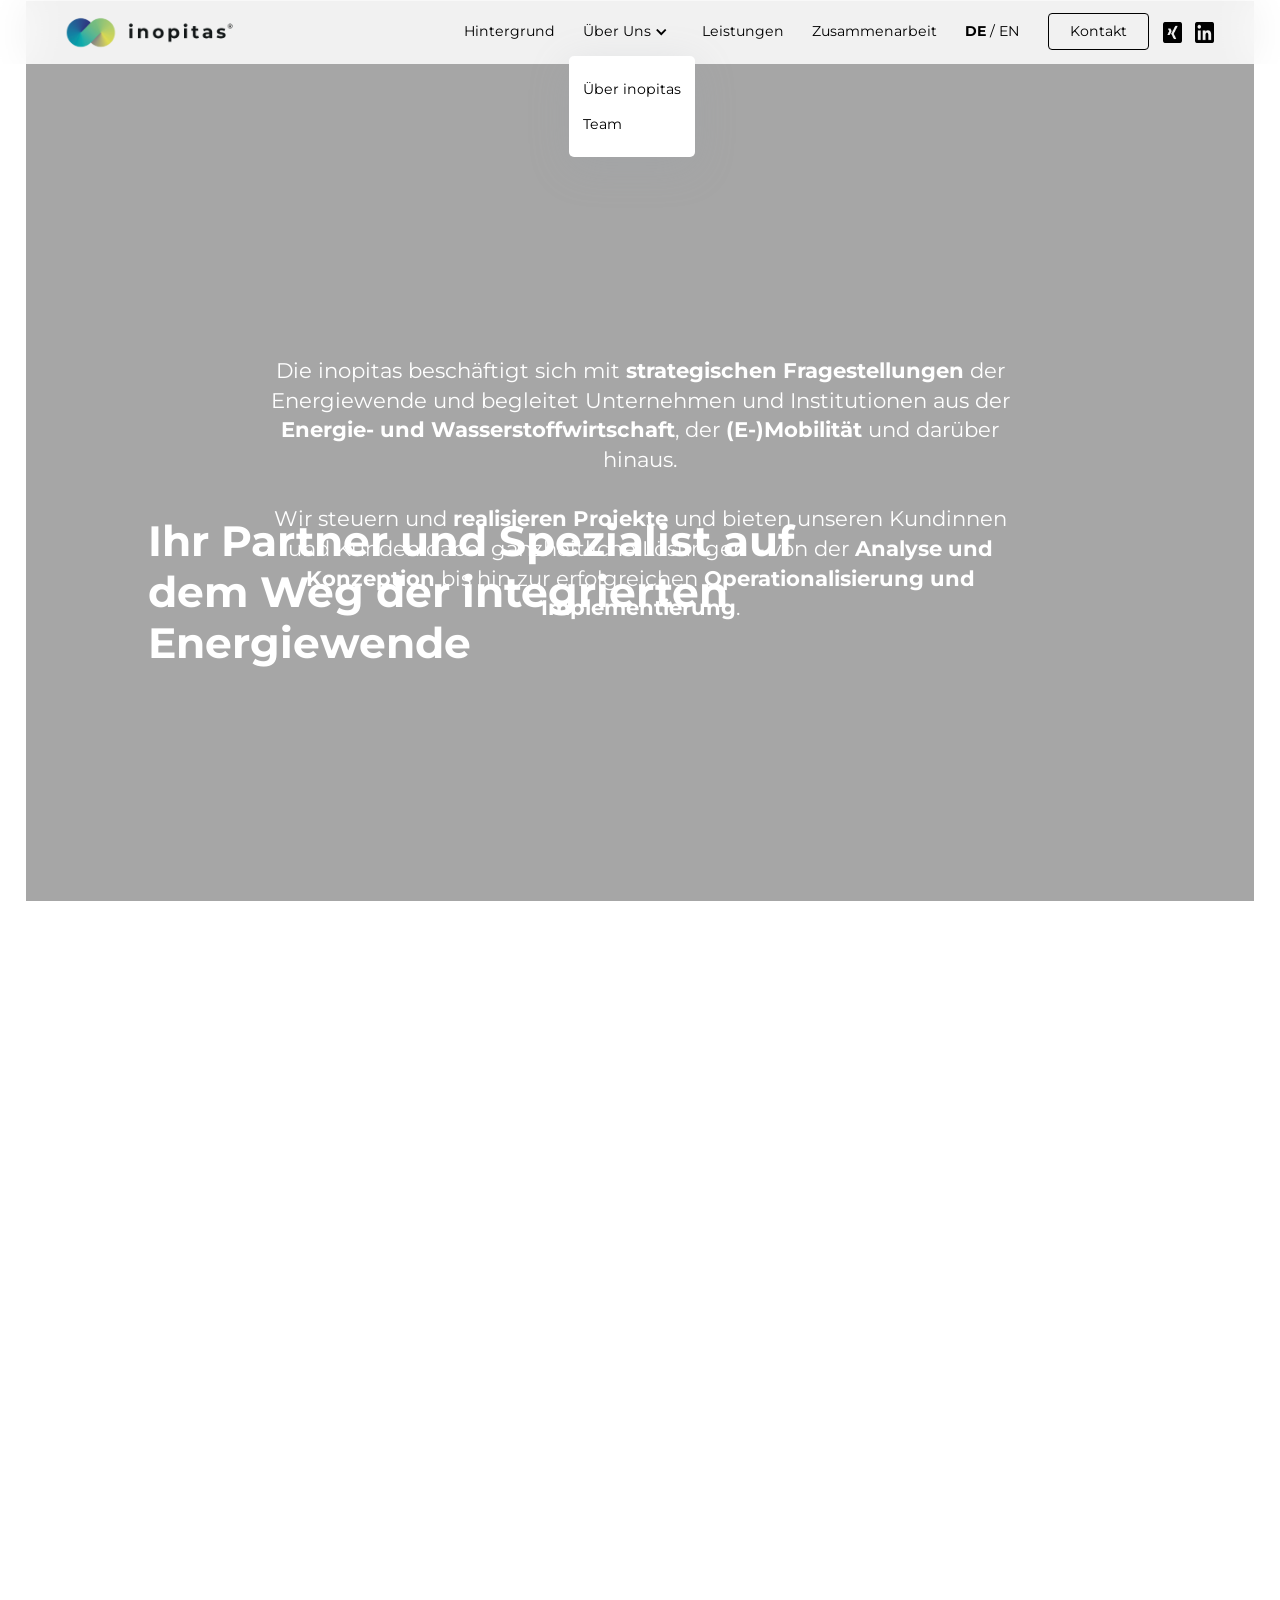
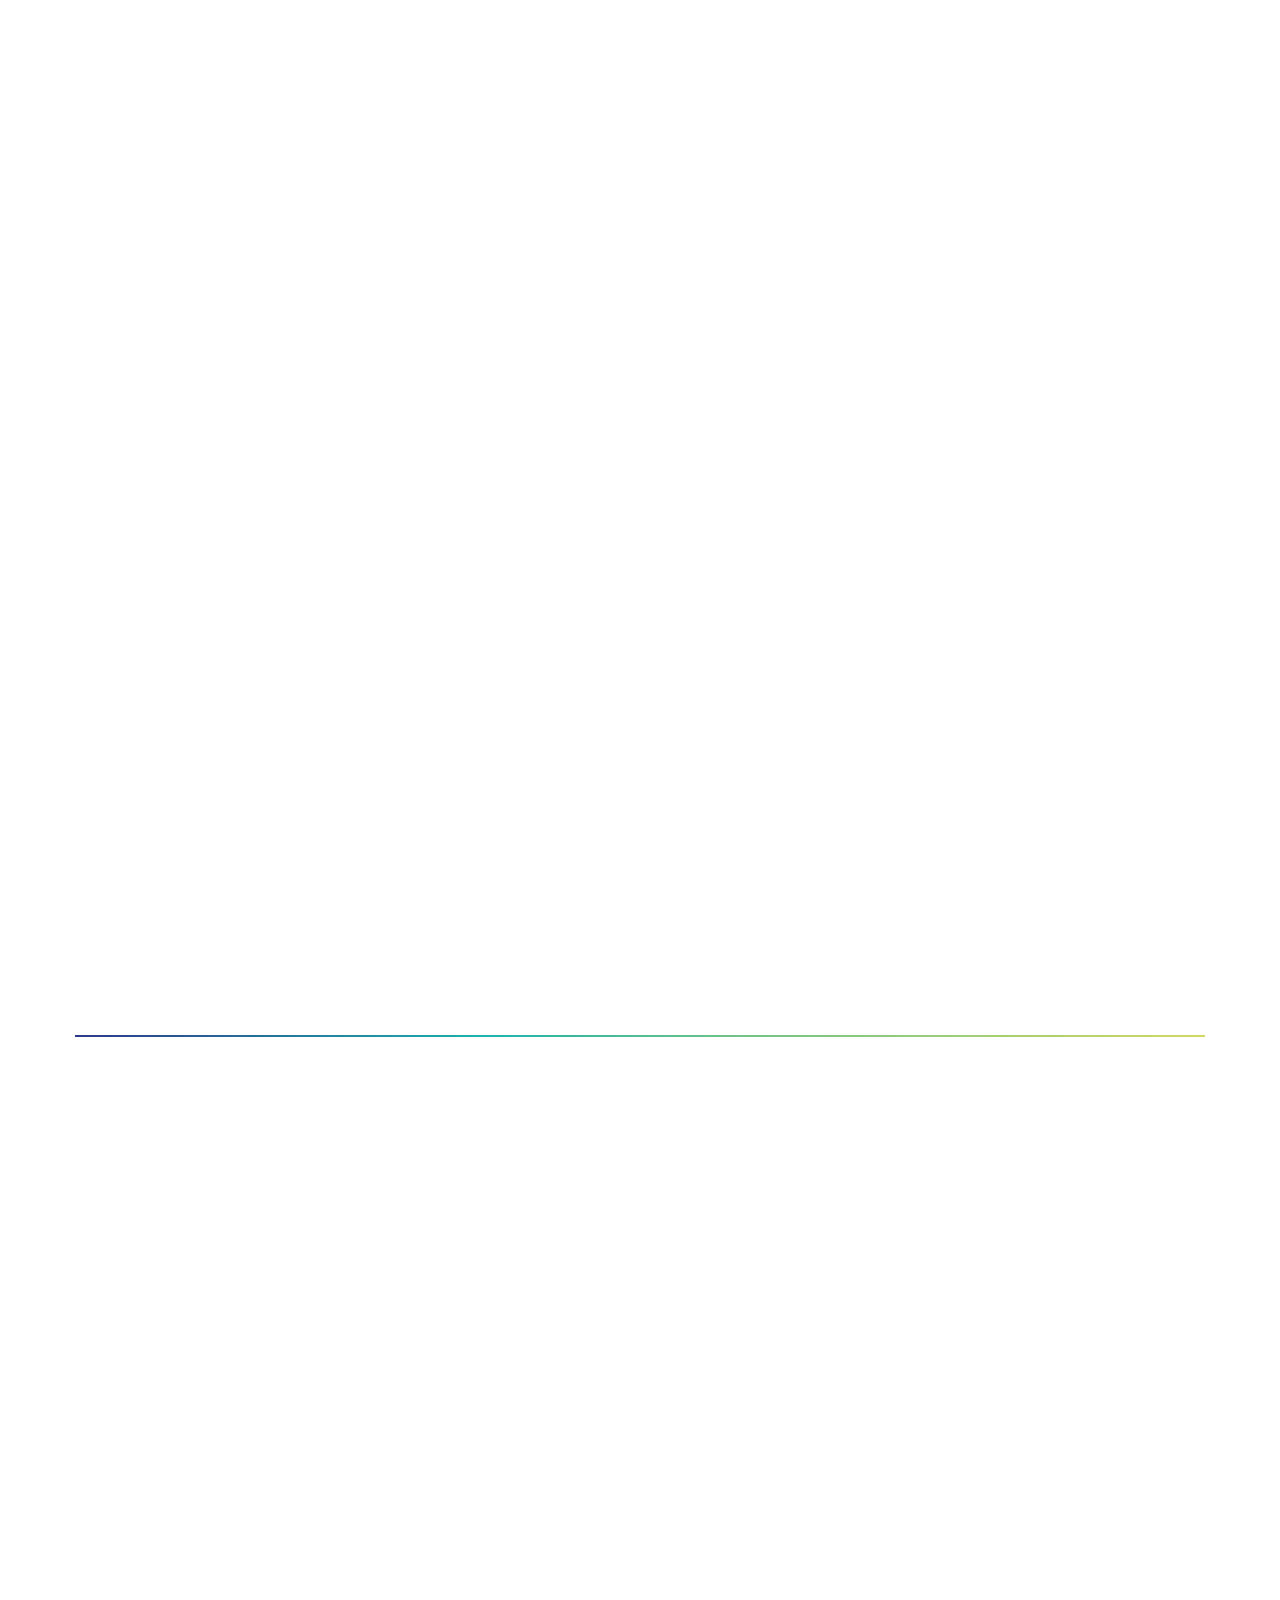
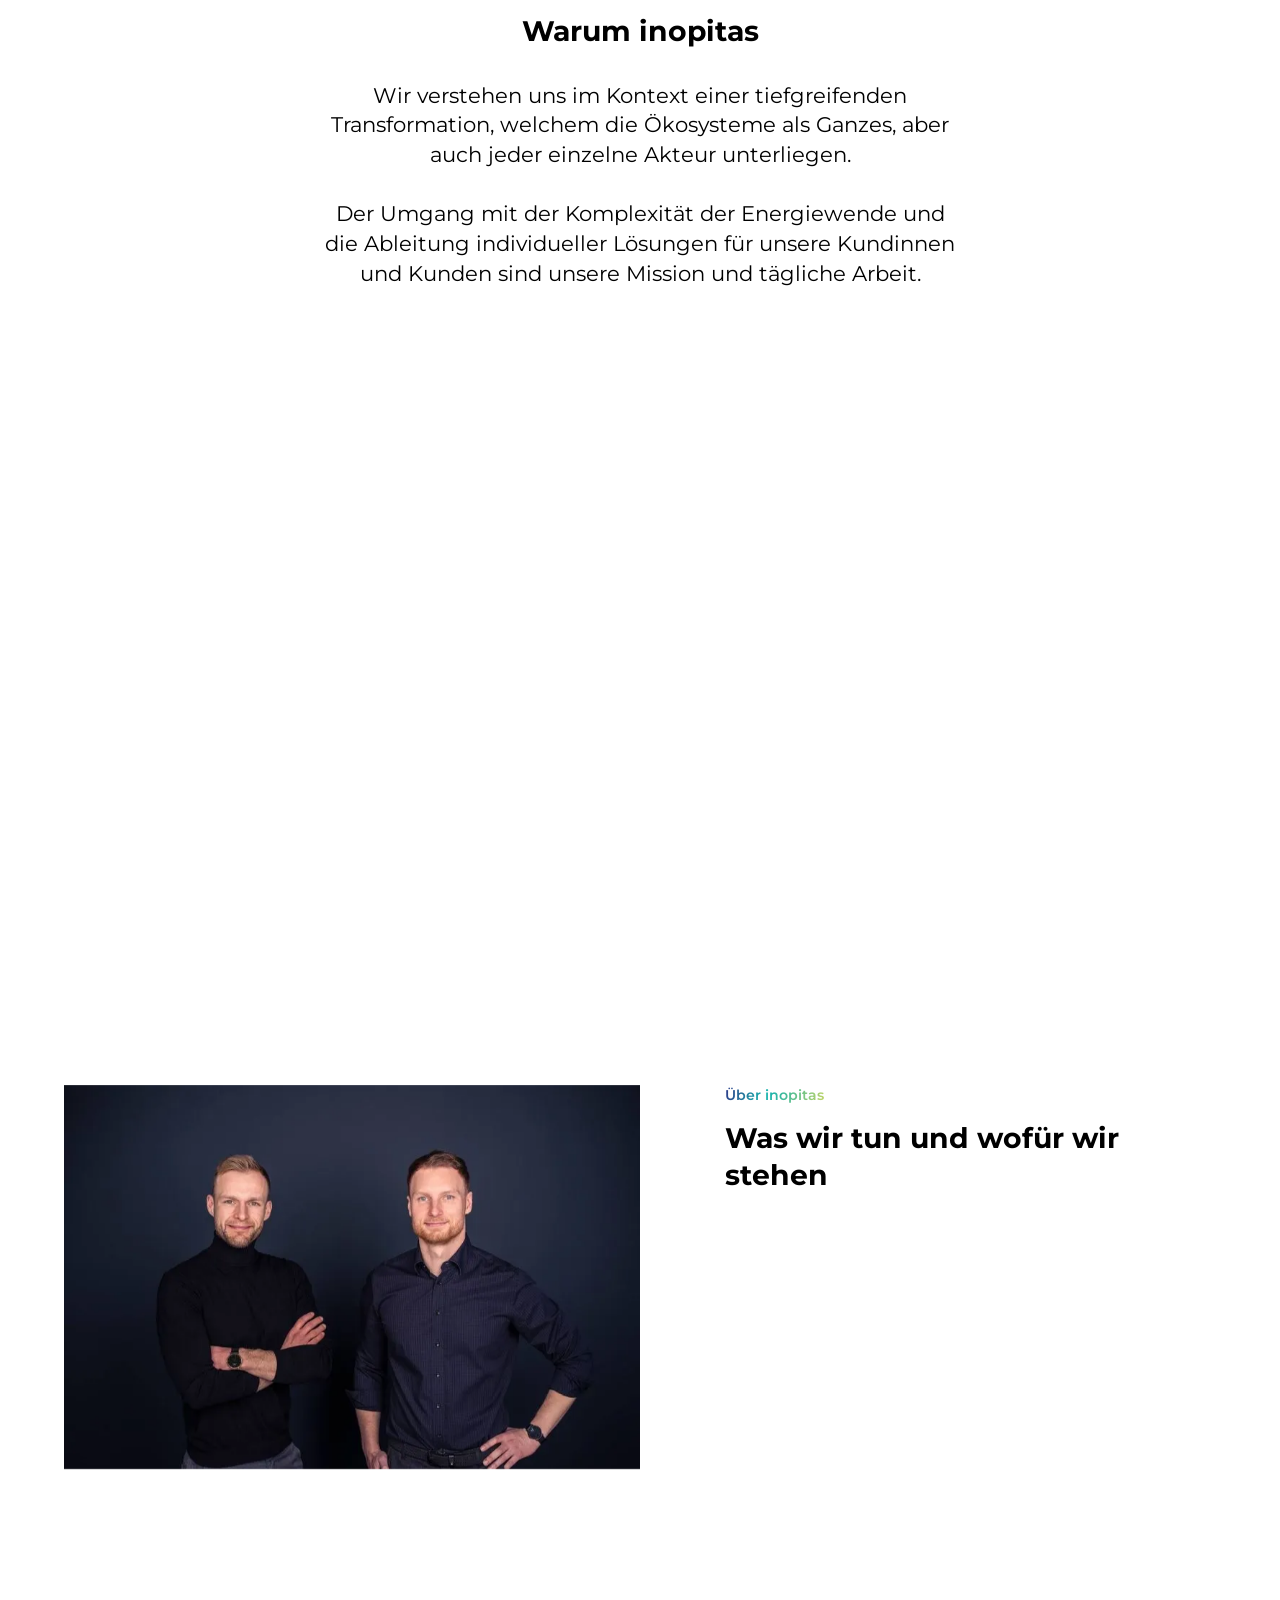
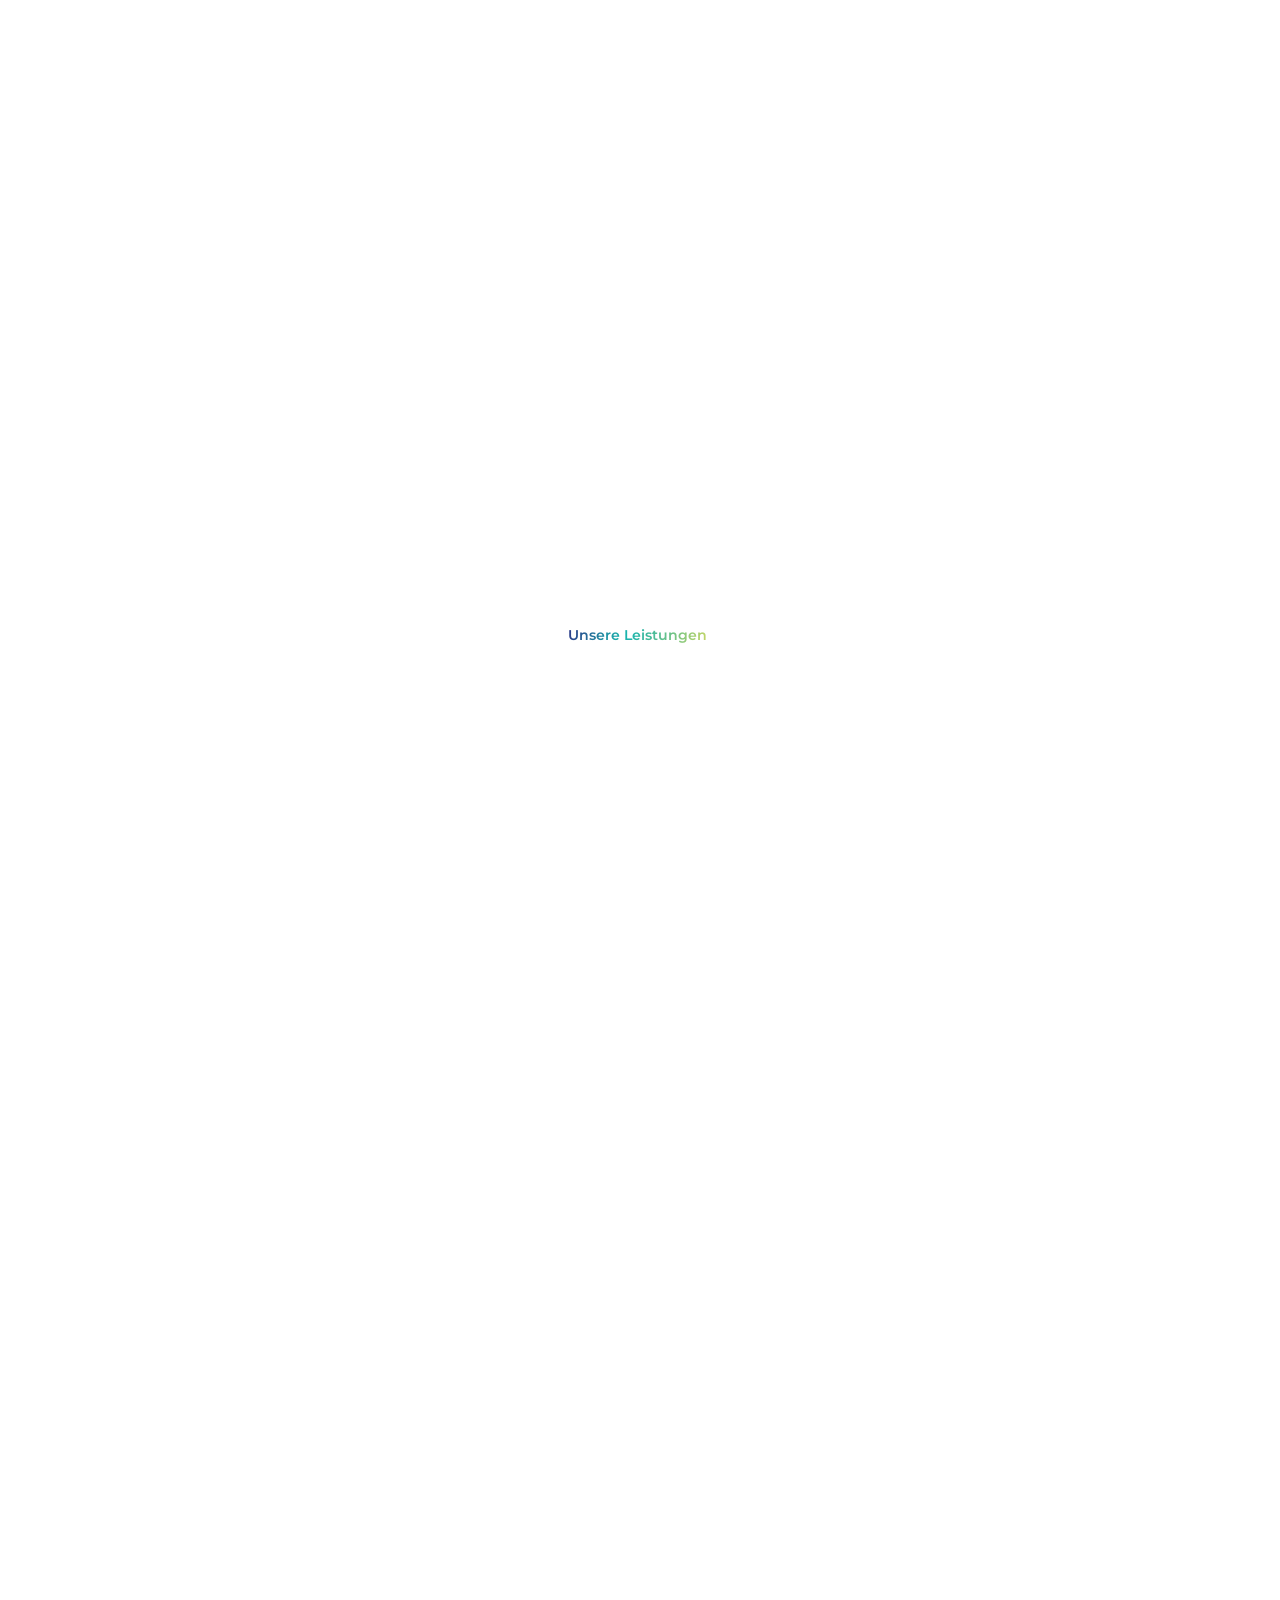
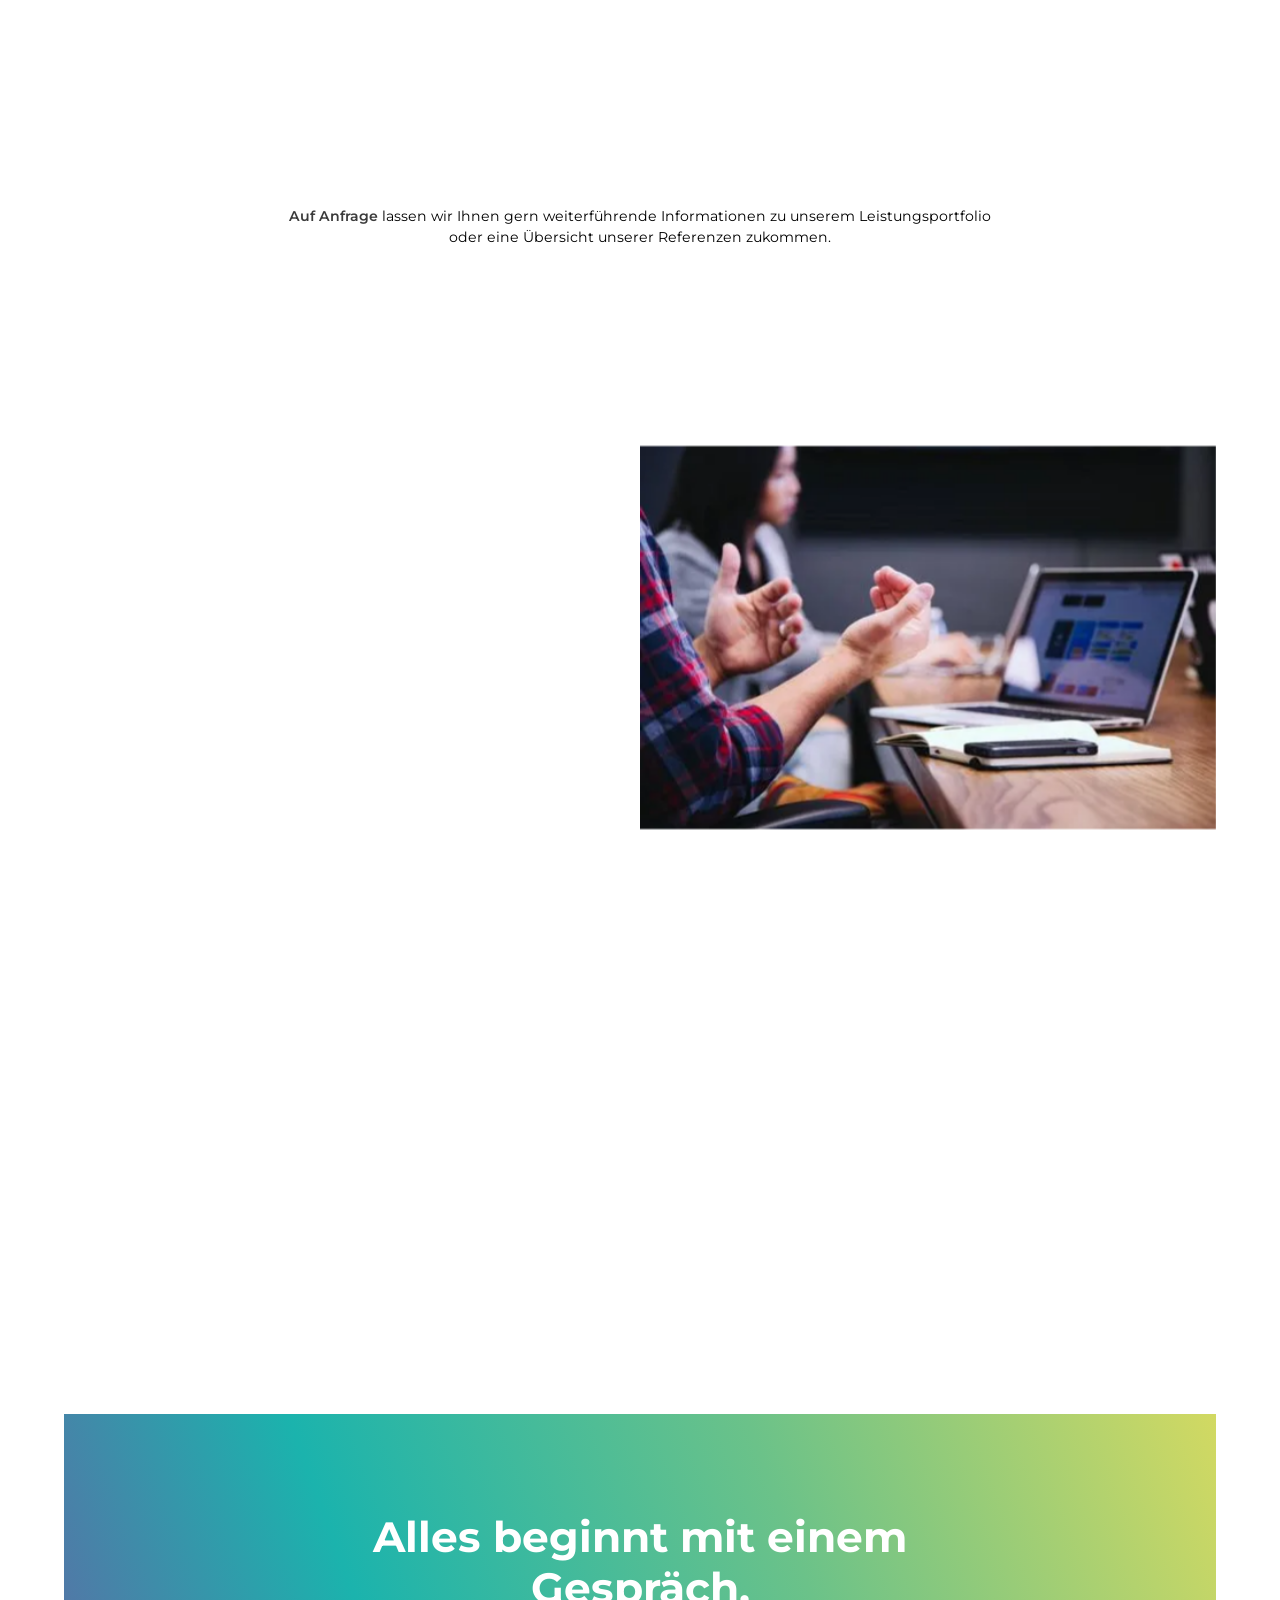
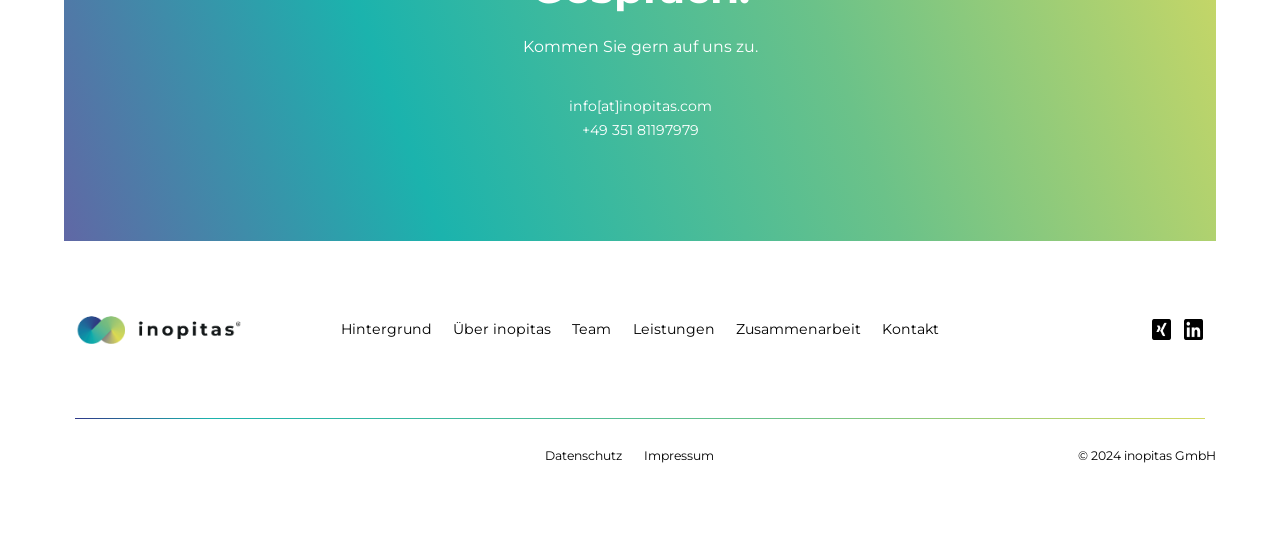
<file: index.html>
<!DOCTYPE html><!--  This site was created in Webflow. https://webflow.com  --><!--  Last Published: Wed Dec 18 2024 16:25:20 GMT+0000 (Coordinated Universal Time)  -->
<html data-wf-page="6368fed2df8f85336e2aec48" data-wf-site="62ac91e08e7244201cd73ed8" lang="de">
<head>
  <meta charset="utf-8">
  <title>inopitas - Ihr Ansprechpartner für die Energiewende</title>
  <meta content="Die inopitas GmbH beschäftigt sich mit strategischen Fragen der Energiewende und begleitet Unternehmen aus der Energie- und Wasserstoffwirtschaft." name="description">
  <meta content="inopitas - Ihr Ansprechpartner für die Energiewende" property="og:title">
  <meta content="Die inopitas GmbH beschäftigt sich mit strategischen Fragen der Energiewende und begleitet Unternehmen aus der Energie- und Wasserstoffwirtschaft." property="og:description">
  <meta content="https://uploads-ssl.webflow.com/62ac91e08e7244201cd73ed8/636cb23234d44a456f4e4974_inopitas-preview.webp" property="og:image">
  <meta content="inopitas - Ihr Ansprechpartner für die Energiewende" property="twitter:title">
  <meta content="Die inopitas GmbH beschäftigt sich mit strategischen Fragen der Energiewende und begleitet Unternehmen aus der Energie- und Wasserstoffwirtschaft." property="twitter:description">
  <meta content="https://uploads-ssl.webflow.com/62ac91e08e7244201cd73ed8/636cb23234d44a456f4e4974_inopitas-preview.webp" property="twitter:image">
  <meta property="og:type" content="website">
  <meta content="summary_large_image" name="twitter:card">
  <meta content="width=device-width, initial-scale=1" name="viewport">
  <meta content="Webflow" name="generator">
  <link href="css/normalize.css" rel="stylesheet" type="text/css">
  <link href="css/webflow.css" rel="stylesheet" type="text/css">
  <link href="css/inopitas.webflow.css" rel="stylesheet" type="text/css">
  <script type="text/javascript">!function(o,c){var n=c.documentElement,t=" w-mod-";n.className+=t+"js",("ontouchstart"in o||o.DocumentTouch&&c instanceof DocumentTouch)&&(n.className+=t+"touch")}(window,document);</script>
  <link href="images/favicon.png" rel="shortcut icon" type="image/x-icon">
  <link href="images/webclip.png" rel="apple-touch-icon">
  <style>
  * {
  -webkit-font-smoothing: antialiased;
  -moz-osx-font-smoothing: grayscale;
}
</style>
  <!--  You can remove this  -->
  <meta name="facebook-domain-verification" content="mlk59ybu44651lzcbhhxjfl8vfae8q">
  <style>
body {
    -ms-hyphens: auto;
    -webkit-hyphens: auto;
    hyphens: auto;
}
</style>
  <style>
  html { font-size: 1rem; }
  @media screen and (max-width:1536px) { html { font-size: calc(0.2954128440366972rem + 0.7339449541284404vw); } }
  @media screen and (max-width:991px) { html { font-size: 1rem; } }
</style>
  <link rel="alternate" hreflang="de" href="https://www.inopitas.com">
</head>
<body>
  <div data-w-id="1d82ae0b-e691-273f-c734-6ba54554add1" style="opacity:1" class="preloader">
    <div class="overflow">
      <div>
        <div class="heading-small">inopitas</div>
      </div>
      <div data-w-id="1d82ae0b-e691-273f-c734-6ba54554add5" style="-webkit-transform:translate3d(0, 100%, 0) scale3d(1, 1, 1) rotateX(0) rotateY(0) rotateZ(0) skew(0, 0);-moz-transform:translate3d(0, 100%, 0) scale3d(1, 1, 1) rotateX(0) rotateY(0) rotateZ(0) skew(0, 0);-ms-transform:translate3d(0, 100%, 0) scale3d(1, 1, 1) rotateX(0) rotateY(0) rotateZ(0) skew(0, 0);transform:translate3d(0, 100%, 0) scale3d(1, 1, 1) rotateX(0) rotateY(0) rotateZ(0) skew(0, 0)" class="cover-shape landing-3"></div>
    </div>
  </div>
  <div class="page-wrapper _1">
    <div class="global-styles w-embed">
      <style>
/* Snippet gets rid of top margin on first element in any rich text*/
.w-richtext>:first-child {
	margin-top: 0;
}
/* Snippet gets rid of bottom margin on last element in any rich text*/
.w-richtext>:last-child, .w-richtext ol li:last-child, .w-richtext ul li:last-child {
    margin-bottom: 0;
}
/* Snippet makes all link elements listed below to inherit color from their parent */
a, 
.w-tab-link,
.w-nav-link,
.w-dropdown-btn,
.w-dropdown-toggle,
.w-dropdown-link
{
color: inherit;
}
/* Snippet prevents all click and hover interaction with an element */
.clickable-off {
  pointer-events: none;
}
/* Snippet enables all click and hover interaction with an element */
.clickable-on{
  pointer-events: auto;
}
/* Snippet enables you to add class of div-square which creates and maintains a 1:1 dimension of a div.*/
.div-square::after {
  content: "";
  display: block;
  padding-bottom: 100%;
}
/*Hide focus outline for main content element*/
    main:focus-visible {
    outline: -webkit-focus-ring-color auto 0px;
}
/* Make sure containers never lose their center alignment*/
.container-medium, .container-small, .container-large {
  margin-right: auto !important;
  margin-left: auto !important;
}
/*Reset selects, buttons, and links styles*/
.w-input, .w-select, a {
color: inherit;
text-decoration: inherit;
font-size: inherit;
}
/*Apply "..." after 3 lines of text */
.text-style-3lines {
    display: -webkit-box;
    overflow: hidden;
    -webkit-line-clamp: 3;
    -webkit-box-orient: vertical;
}
/* Apply "..." after 2 lines of text */
.text-style-2lines {
    display: -webkit-box;
    overflow: hidden;
    -webkit-line-clamp: 2;
    -webkit-box-orient: vertical;
}
/* Apply "..." at 100% width */
.truncate-width { 
		width: 100%; 
    white-space: nowrap; 
    overflow: hidden; 
    text-overflow: ellipsis; 
}
/* Removes native scrollbar */
.no-scrollbar {
    -ms-overflow-style: none;  // IE 10+
    overflow: -moz-scrollbars-none;  // Firefox
}
.no-scrollbar::-webkit-scrollbar {
    display: none; // Safari and Chrome
}
</style>
    </div>
    <div data-collapse="medium" data-animation="default" data-duration="400" data-w-id="1b598fd7-7f14-fb5e-808f-7b067585413d" data-easing="ease" data-easing2="ease" role="banner" class="navbar1_component w-nav">
      <div class="navbar1_container">
        <a href="index.html" aria-current="page" class="navbar1_logo-link w-nav-brand w--current"><img src="images/Inopitas_Logo_Farbe_QF_1.avif" loading="lazy" width="174" sizes="(max-width: 479px) 73vw, (max-width: 991px) 174px, (max-width: 1279px) 17vw, 174px" alt="inopitas GmbH logo" srcset="images/Inopitas_Logo_Farbe_QF_1Inopitas_Logo_Farbe_QF.avif 500w, images/Inopitas_Logo_Farbe_QF_1Inopitas_Logo_Farbe_QF.avif 800w, images/Inopitas_Logo_Farbe_QF_1Inopitas_Logo_Farbe_QF.avif 1080w, images/Inopitas_Logo_Farbe_QF_1Inopitas_Logo_Farbe_QF.avif 1600w, images/Inopitas_Logo_Farbe_QF_1.avif 5943w" class="navbar1_logo"></a>
        <nav role="navigation" class="navbar1_menu w-nav-menu">
          <a href="#hintergrund" class="navbar1_link w-nav-link">Hintergrund</a>
          <div data-hover="true" data-delay="0" data-w-id="1b598fd7-7f14-fb5e-808f-7b0675854144" class="w-dropdown">
            <div class="navbar3_dropdown-toggle w-dropdown-toggle">
              <div data-w-id="1b598fd7-7f14-fb5e-808f-7b0675854146" class="icon-4 w-icon-dropdown-toggle"></div>
              <div class="navbar1_link _1">Über Uns</div>
            </div>
            <nav data-w-id="1b598fd7-7f14-fb5e-808f-7b0675854149" class="dropdown-list w-dropdown-list">
              <div class="div-block-10">
                <a href="#ueber-uns" class="navbar1_link _2 w-dropdown-link">Über inopitas</a>
                <a href="team.html" class="navbar1_link _2 w-dropdown-link">Team</a>
              </div>
            </nav>
          </div>
          <a href="#leistungen" class="navbar1_link w-nav-link">Leistungen</a>
          <a href="#prozess" class="navbar1_link w-nav-link">Zusammenarbeit</a>
          <div class="navbar1_link lng">
            <div>
              <a href="index.html" aria-current="page" class="w--current"><strong>DE</strong></a> / <a href="home-en.html">EN</a>
            </div>
          </div>
          <div class="navbar1_menu-buttons">
            <div class="navbar1_button-wrapper">
              <a href="#kontakt" class="button-secondary w-button">Kontakt</a>
            </div>
          </div>
          <div class="w-layout-grid footer4_social-list _1">
            <a id="w-node-_1b598fd7-7f14-fb5e-808f-7b0675854160-7585413d" href="https://www.xing.com/pages/inopitas" target="_blank" class="w-inline-block"><img src="images/xing.webp" loading="lazy" id="w-node-_1b598fd7-7f14-fb5e-808f-7b0675854161-7585413d" alt="" class="social-icon"></a>
            <a id="w-node-_1b598fd7-7f14-fb5e-808f-7b0675854162-7585413d" href="https://www.linkedin.com/company/inopitas/?viewAsMember=true" target="_blank" class="w-inline-block"><img src="images/linkedin-logo.webp" loading="lazy" id="w-node-_1b598fd7-7f14-fb5e-808f-7b0675854163-7585413d" alt="" class="social-icon"></a>
          </div>
        </nav>
        <div class="navbar1_menu-button w-nav-button">
          <div class="menu-icon1">
            <div class="menu-icon1_line-top"></div>
            <div class="menu-icon1_line-middle">
              <div class="menu-icon_line-middle-inner"></div>
            </div>
            <div class="menu-icon1_line-bottom"></div>
          </div>
        </div>
      </div>
    </div>
    <main class="main-wrapper">
      <div data-w-id="44239d0d-9657-be62-594a-a7ffccebaad9" class="header-section _1">
        <div class="sticky-container-2 _1">
          <div class="div-block-9">
            <a href="#leistungen" class="button-tertiary-2 margin-left margin-xxsmall _1 w-inline-block">
              <div class="text-block-2">Unsere Leistungen</div>
              <div class="button-tertiary_icon _1 w-embed"><svg width="16" height="16" viewbox="0 0 16 16" fill="none" xmlns="https://www.w3.org/2000/svg">
                  <path d="M6 3L11 8L6 13" stroke="CurrentColor" stroke-width="1.5"></path>
                </svg></div>
            </a>
          </div>
          <div class="content-background-3">
            <div class="div-block-6">
              <div data-poster-url="https://uploads-ssl.webflow.com/62ac91e08e7244201cd73ed8/62cf5d949379560536e44320_pinwheel_-_11051 (1080p)-poster-00001.jpg" data-video-urls="https://uploads-ssl.webflow.com/62ac91e08e7244201cd73ed8/62cf5d949379560536e44320_pinwheel_-_11051 (1080p)-transcode.mp4,https://uploads-ssl.webflow.com/62ac91e08e7244201cd73ed8/62cf5d949379560536e44320_pinwheel_-_11051 (1080p)-transcode.webm" data-autoplay="true" data-loop="true" data-wf-ignore="true" class="background-video-2 w-background-video w-background-video-atom"><video id="058eb091-0d0e-75ee-d8a9-69dc86ec1c9f-video" autoplay="" loop="" style="background-image:url(&quot;https://uploads-ssl.webflow.com/62ac91e08e7244201cd73ed8/62cf5d949379560536e44320_pinwheel_-_11051 (1080p)-poster-00001.jpg&quot;)" muted="" playsinline="" data-wf-ignore="true" data-object-fit="cover">
                  <source src="https://uploads-ssl.webflow.com/62ac91e08e7244201cd73ed8/62cf5d949379560536e44320_pinwheel_-_11051 (1080p)-transcode.mp4" data-wf-ignore="true">
                  <source src="https://uploads-ssl.webflow.com/62ac91e08e7244201cd73ed8/62cf5d949379560536e44320_pinwheel_-_11051 (1080p)-transcode.webm" data-wf-ignore="true">
                </video></div>
            </div>
          </div>
          <div class="content-text-container-2">
            <div class="content-text-wrapper _1 _6">
              <h1 class="text-color-white intro padding-horizontal">Ihr Partner und Spezialist auf dem Weg der integrierten Energiewende</h1>
            </div>
            <div class="content-text-wrapper _2 _6">
              <div class="container w-container">
                <div class="content-text padding-horizontal padding-xhuge _2">Die inopitas beschäftigt sich mit <strong>strategischen Fragestellungen</strong> der Energiewende und begleitet Unternehmen und Institutionen aus der <strong>Energie- und Wasserstoffwirtschaft</strong>, der <strong>(E-)Mobilität </strong>und darüber hinaus.<br>‍<br>Wir steuern und <strong>realisieren </strong><strong>Projekte </strong>und bieten unseren Kundinnen und Kunden dabei ganzheitliche Lösungen – von der <strong>Analyse und Konzeption</strong> bis hin zur erfolgreichen <strong>Operationalisierung und Implementierung</strong>.</div>
              </div>
            </div>
          </div>
        </div>
      </div>
      <section class="challenges-section">
        <div id="hintergrund" class="anchor-div hintergrund"></div>
        <div class="page-padding">
          <div class="container-large">
            <div class="padding-vertical">
              <div data-w-id="d6705494-afac-35a1-f994-5800ad705258" class="orizzontal-section">
                <div class="horizontal-scroll landing-3">
                  <div data-w-id="d6705494-afac-35a1-f994-5800ad70525a" style="opacity:0" class="div-block-3">
                    <div class="margin-bottom margin-large">
                      <div class="max-width-large">
                        <div class="text-align-center">
                          <div class="margin-bottom margin-xsmall">
                            <div class="text-weight-semibold"><span class="hero-gradient-heading">Hintergrund</span></div>
                          </div>
                          <h2 class="heading-medium _1 _2">Vielfältige Trends und Herausforderungen bestimmen unser aller Handeln.</h2>
                          <h2 class="heading-medium _1 _3">Vielfältige Trends und Herausforderungen bestimmen unser aller Handeln.</h2>
                        </div>
                      </div>
                    </div>
                  </div>
                  <div class="container-landing-1">
                    <div class="move-scroll">
                      <div class="w-layout-grid grid-problems">
                        <div id="w-node-d6705494-afac-35a1-f994-5800ad705268-6e2aec48" data-w-id="d6705494-afac-35a1-f994-5800ad705268" style="opacity:0" class="brand-grid">
                          <div class="icon w-embed"><svg width="420" height="420" viewbox="0 0 24 24" fill="none" xmlns="https://www.w3.org/2000/svg">
                              <path d="M21 1V13C20.9998 14.5736 20.587 16.1197 19.8027 17.484C19.0185 18.8483 17.8902 19.9831 16.5305 20.7752C15.1708 21.5674 13.6272 21.9892 12.0536 21.9986C10.48 22.0079 8.93142 21.6045 7.56238 20.8286C6.19334 20.0527 5.05166 18.9314 4.25124 17.5766C3.45081 16.2217 3.01961 14.6807 3.00065 13.1072C2.98169 11.5336 3.37563 9.98265 4.14318 8.6089C4.91073 7.23516 6.02505 6.08667 7.375 5.278L14 1.453V4.223L21 1ZM19 4.122L12 7.346V4.916L8.597 6.881C7.54678 7.46485 6.66461 8.30931 6.03548 9.33305C5.40634 10.3568 5.05146 11.5253 5.005 12.726L5 13C4.9991 14.8363 5.71983 16.5995 7.0068 17.9093C8.29378 19.2192 10.0439 19.9709 11.88 20.0024C13.716 20.0339 15.4909 19.3426 16.8221 18.0776C18.1532 16.8127 18.9339 15.0753 18.996 13.24L19 13V4.122ZM12 8C13.3261 8 14.5979 8.52678 15.5355 9.46447C16.4732 10.4021 17 11.6739 17 13C17 14.3261 16.4732 15.5979 15.5355 16.5355C14.5979 17.4732 13.3261 18 12 18C10.6739 18 9.40215 17.4732 8.46447 16.5355C7.52678 15.5979 7 14.3261 7 13C7 11.6739 7.52678 10.4021 8.46447 9.46447C9.40215 8.52678 10.6739 8 12 8ZM12 10C11.2044 10 10.4413 10.3161 9.87868 10.8787C9.31607 11.4413 9 12.2044 9 13C9 13.7956 9.31607 14.5587 9.87868 15.1213C10.4413 15.6839 11.2044 16 12 16C12.7956 16 13.5587 15.6839 14.1213 15.1213C14.6839 14.5587 15 13.7956 15 13C15 12.2044 14.6839 11.4413 14.1213 10.8787C13.5587 10.3161 12.7956 10 12 10Z" fill="currentColor"></path>
                            </svg></div>
                          <h3 class="heading-medium padding-vertical padding-xsmall"><strong>Klimawandel und Dekarbonisierung</strong></h3>
                          <p>Transformation von einem fossilen, kohlenwasserstoffbasierten hin zu einem treibhausgasneutralen, strombasierten Primärenergiesystem als globale, industrieübergreifende Aufgabe</p>
                        </div>
                        <div data-w-id="4489bb2c-863c-ddb7-b6ec-c964b4dc07ce" style="opacity:0" class="brand-grid">
                          <div class="icon w-embed"><svg width="420" height="420" viewbox="0 0 24 24" fill="none" xmlns="https://www.w3.org/2000/svg">
                              <path d="M21 3V5C21 14.627 15.627 19 9 19H5.243C5.08 19.912 5 20.907 5 22H3C3 20.637 3.116 19.4 3.346 18.268C3.116 16.974 3 15.218 3 13C3 7.477 7.477 3 13 3C15 3 17 4 21 3ZM13 5C8.582 5 5 8.582 5 13C5 13.362 5.003 13.711 5.01 14.046C6.264 12.068 8.101 10.505 10.504 9.132L11.496 10.868C8.641 12.5 6.747 14.354 5.776 17H9C15.015 17 18.871 13.027 18.997 5.388C17.625 5.521 16.35 5.436 14.777 5.2C13.627 5.027 13.401 5 13 5Z" fill="currentColor"></path>
                            </svg></div>
                          <h3 class="heading-medium padding-vertical padding-xsmall"><strong>Zielkonflikte der Energieversorgung </strong></h3>
                          <p>Vereinbarung komplexer Zielgrößen hinsichtlich Nachhaltigkeit, Versorgungssicherheit und Wettbewerbsfähigkeit zur langfristigen Sicherung von Wirtschaftsstandorten</p>
                        </div>
                        <div data-w-id="5c530b23-81a4-5995-87bb-8cd3af161833" style="opacity:0" class="brand-grid">
                          <div class="icon w-embed"><svg width="420" height="420" viewbox="0 0 24 24" fill="none" xmlns="https://www.w3.org/2000/svg">
                              <path d="M12 18.485L16.243 14.243C17.082 13.4038 17.6534 12.3347 17.8848 11.1708C18.1162 10.007 17.9973 8.80063 17.5432 7.70434C17.089 6.60804 16.32 5.67103 15.3333 5.01178C14.3466 4.35254 13.1866 4.00067 12 4.00067C10.8134 4.00067 9.65336 4.35254 8.66669 5.01178C7.68002 5.67103 6.91098 6.60804 6.45682 7.70434C6.00267 8.80063 5.88379 10.007 6.11522 11.1708C6.34665 12.3347 6.91799 13.4038 7.757 14.243L12 18.485ZM17.657 15.657L12 21.314L6.343 15.657C5.22422 14.5381 4.46234 13.1127 4.15369 11.5608C3.84504 10.009 4.00349 8.40047 4.60901 6.93868C5.21452 5.4769 6.2399 4.22749 7.55548 3.34846C8.87107 2.46943 10.4178 2.00024 12 2.00024C13.5822 2.00024 15.1289 2.46943 16.4445 3.34846C17.7601 4.22749 18.7855 5.4769 19.391 6.93868C19.9965 8.40047 20.155 10.009 19.8463 11.5608C19.5377 13.1127 18.7758 14.5381 17.657 15.657V15.657ZM5 22H19V24H5V22Z" fill="currentColor"></path>
                            </svg></div>
                          <h3 class="heading-medium padding-vertical padding-xsmall"><strong>(De-)Globalisierung und Ressourcen</strong></h3>
                          <p><span>Neubewertung und Diversifizierung strategischer Partnerschaften und Handelsbeziehungen zur Sicherung von Lieferketten und Erhöhung der energiepolitischen Resilienz</span></p>
                        </div>
                        <div data-w-id="bcde3589-ed15-ac40-01f4-7941e1be78a5" style="opacity:0" class="brand-grid">
                          <div class="icon w-embed"><svg width="420" height="420" viewbox="0 0 24 24" fill="none" xmlns="https://www.w3.org/2000/svg">
                              <path d="M11.9999 12.586L16.2429 16.828L14.8279 18.243L12.9999 16.415V22H10.9999V16.413L9.17189 18.243L7.75689 16.828L11.9999 12.586ZM11.9999 2C13.7169 2.00008 15.374 2.63111 16.6561 3.77312C17.9382 4.91512 18.756 6.48846 18.9539 8.194C20.1982 8.53332 21.2836 9.2991 22.0206 10.3575C22.7575 11.416 23.099 12.6997 22.9855 13.9844C22.872 15.2691 22.3106 16.473 21.3995 17.3858C20.4883 18.2986 19.2854 18.8622 18.0009 18.978V16.964C18.4611 16.8983 18.9035 16.7416 19.3025 16.503C19.7014 16.2644 20.0488 15.9487 20.3245 15.5744C20.6001 15.2001 20.7984 14.7746 20.9078 14.3228C21.0172 13.8711 21.0355 13.402 20.9616 12.9431C20.8878 12.4841 20.7232 12.0445 20.4776 11.6498C20.232 11.2552 19.9102 10.9134 19.5311 10.6445C19.152 10.3755 18.7231 10.1848 18.2694 10.0834C17.8158 9.98203 17.3465 9.97203 16.8889 10.054C17.0455 9.32489 17.037 8.56997 16.8641 7.84455C16.6912 7.11913 16.3582 6.44158 15.8895 5.86153C15.4208 5.28147 14.8283 4.81361 14.1554 4.49219C13.4824 4.17078 12.7461 4.00397 12.0004 4.00397C11.2546 4.00397 10.5183 4.17078 9.84542 4.49219C9.1725 4.81361 8.57999 5.28147 8.1113 5.86153C7.64261 6.44158 7.3096 7.11913 7.13668 7.84455C6.96375 8.56997 6.95528 9.32489 7.11189 10.054C6.19955 9.88267 5.25651 10.0808 4.49024 10.6048C3.72396 11.1287 3.19722 11.9357 3.02589 12.848C2.85456 13.7603 3.05268 14.7034 3.57666 15.4697C4.10063 16.2359 4.90755 16.7627 5.81989 16.934L5.99989 16.964V18.978C4.71534 18.8623 3.5123 18.2989 2.60103 17.3862C1.68976 16.4735 1.12822 15.2696 1.01457 13.9848C0.900915 12.7001 1.24237 11.4163 1.97926 10.3578C2.71615 9.29926 3.8016 8.53339 5.04589 8.194C5.2436 6.48838 6.0613 4.91491 7.34347 3.77287C8.62565 2.63082 10.2829 1.99986 11.9999 2V2Z" fill="currentColor"></path>
                            </svg></div>
                          <h3 class="heading-medium padding-vertical padding-xsmall"><strong>Digitalisierung und Vernetzung</strong></h3>
                          <p>Berücksichtigung der Potenziale und des Einflusses von künstlicher Intelligenz, des Internets der Dinge und zunehmender Automatisierung auf Marktstrukturen und Geschäftsmodelle</p>
                        </div>
                        <div data-w-id="0ffb76ef-5194-0e42-6d5a-4c52851cfac3" style="opacity:0" class="brand-grid _1">
                          <div class="icon w-embed"><svg width="420" height="420" viewbox="0 0 24 24" fill="none" xmlns="https://www.w3.org/2000/svg">
                              <path d="M12 11C13.3261 11 14.5979 11.5268 15.5355 12.4645C16.4732 13.4021 17 14.6739 17 16V22H15V16C15 15.2348 14.7077 14.4985 14.1827 13.9417C13.6578 13.385 12.9399 13.0499 12.176 13.005L12 13C11.2348 13 10.4985 13.2923 9.94174 13.8173C9.38499 14.3422 9.04989 15.0601 9.005 15.824L9 16V22H7V16C7 14.6739 7.52678 13.4021 8.46447 12.4645C9.40215 11.5268 10.6739 11 12 11ZM5.5 14C5.779 14 6.05 14.033 6.31 14.094C6.13902 14.603 6.03777 15.1328 6.009 15.669L6 16V16.086C5.88505 16.0449 5.76549 16.018 5.644 16.006L5.5 16C5.12712 16 4.76761 16.1389 4.49158 16.3896C4.21555 16.6403 4.0428 16.9848 4.007 17.356L4 17.5V22H2V17.5C2 16.5717 2.36875 15.6815 3.02513 15.0251C3.6815 14.3687 4.57174 14 5.5 14V14ZM18.5 14C19.4283 14 20.3185 14.3687 20.9749 15.0251C21.6313 15.6815 22 16.5717 22 17.5V22H20V17.5C20 17.1271 19.8611 16.7676 19.6104 16.4916C19.3597 16.2156 19.0152 16.0428 18.644 16.007L18.5 16C18.325 16 18.157 16.03 18 16.085V16C18 15.334 17.892 14.694 17.691 14.096C17.95 14.033 18.221 14 18.5 14ZM5.5 8C6.16304 8 6.79893 8.26339 7.26777 8.73223C7.73661 9.20107 8 9.83696 8 10.5C8 11.163 7.73661 11.7989 7.26777 12.2678C6.79893 12.7366 6.16304 13 5.5 13C4.83696 13 4.20107 12.7366 3.73223 12.2678C3.26339 11.7989 3 11.163 3 10.5C3 9.83696 3.26339 9.20107 3.73223 8.73223C4.20107 8.26339 4.83696 8 5.5 8V8ZM18.5 8C19.163 8 19.7989 8.26339 20.2678 8.73223C20.7366 9.20107 21 9.83696 21 10.5C21 11.163 20.7366 11.7989 20.2678 12.2678C19.7989 12.7366 19.163 13 18.5 13C17.837 13 17.2011 12.7366 16.7322 12.2678C16.2634 11.7989 16 11.163 16 10.5C16 9.83696 16.2634 9.20107 16.7322 8.73223C17.2011 8.26339 17.837 8 18.5 8V8ZM5.5 10C5.36739 10 5.24021 10.0527 5.14645 10.1464C5.05268 10.2402 5 10.3674 5 10.5C5 10.6326 5.05268 10.7598 5.14645 10.8536C5.24021 10.9473 5.36739 11 5.5 11C5.63261 11 5.75979 10.9473 5.85355 10.8536C5.94732 10.7598 6 10.6326 6 10.5C6 10.3674 5.94732 10.2402 5.85355 10.1464C5.75979 10.0527 5.63261 10 5.5 10ZM18.5 10C18.3674 10 18.2402 10.0527 18.1464 10.1464C18.0527 10.2402 18 10.3674 18 10.5C18 10.6326 18.0527 10.7598 18.1464 10.8536C18.2402 10.9473 18.3674 11 18.5 11C18.6326 11 18.7598 10.9473 18.8536 10.8536C18.9473 10.7598 19 10.6326 19 10.5C19 10.3674 18.9473 10.2402 18.8536 10.1464C18.7598 10.0527 18.6326 10 18.5 10ZM12 2C13.0609 2 14.0783 2.42143 14.8284 3.17157C15.5786 3.92172 16 4.93913 16 6C16 7.06087 15.5786 8.07828 14.8284 8.82843C14.0783 9.57857 13.0609 10 12 10C10.9391 10 9.92172 9.57857 9.17157 8.82843C8.42143 8.07828 8 7.06087 8 6C8 4.93913 8.42143 3.92172 9.17157 3.17157C9.92172 2.42143 10.9391 2 12 2V2ZM12 4C11.4696 4 10.9609 4.21071 10.5858 4.58579C10.2107 4.96086 10 5.46957 10 6C10 6.53043 10.2107 7.03914 10.5858 7.41421C10.9609 7.78929 11.4696 8 12 8C12.5304 8 13.0391 7.78929 13.4142 7.41421C13.7893 7.03914 14 6.53043 14 6C14 5.46957 13.7893 4.96086 13.4142 4.58579C13.0391 4.21071 12.5304 4 12 4V4Z" fill="currentColor"></path>
                            </svg></div>
                          <h3 class="heading-medium padding-vertical padding-xsmall"><strong>Neue Wege der Beschäftigung</strong><br></h3>
                          <p>Umgang mit anspruchsvollen, dynamischen Anforderungsprofilen und zunehmendem Fachkräftemangel; Konzepte zur zeit- und kompetenzgerechten Deckung volatiler Personalbedarfe</p>
                        </div>
                      </div>
                    </div>
                  </div>
                  <div class="container-landing-1 absolut">
                    <div class="line-indicator">
                      <div class="line-size"></div>
                    </div>
                  </div>
                </div>
              </div>
            </div>
          </div>
        </div>
      </section>
      <div class="why-section">
        <div class="page-padding">
          <div data-w-id="692dee82-73d8-b817-3a39-ef6e8242a08a" class="content-section-2">
            <div class="sticky-container-2">
              <div class="content-text-container-2">
                <div class="content-text-wrapper _1">
                  <div class="content-text-2 _2"><span class="text-span-3">Warum inopitas</span><br><br>Wir verstehen uns im Kontext einer tiefgreifenden Transformation, welchem die Ökosysteme als Ganzes, aber auch jeder einzelne Akteur unterliegen.<br><br>Der Umgang mit der Komplexität der Energiewende und die Ableitung individueller Lösungen für unsere Kundinnen und Kunden sind unsere Mission und tägliche Arbeit.</div>
                </div>
              </div>
            </div>
          </div>
        </div>
      </div>
      <div class="page-padding _2">
        <h2 data-w-id="d8479ffe-6f71-e1d3-9bee-1539c7ab796b" style="opacity:0" class="heading-2 heading-medium">Warum inopitas</h2>
        <p data-w-id="7aba51b4-cd42-f175-1042-c0e37134be6f" style="opacity:0" class="paragraph-2">Wir verstehen uns im Kontext einer tiefgreifenden Transformation, welchem die Ökosysteme als Ganzes, aber auch jeder einzelne Akteur unterliegen.<br><br>Der Umgang mit der Komplexität der Energiewende und die Ableitung individueller Lösungen für unsere Kund:innen sind unsere Mission und tägliche Arbeit.</p>
      </div>
      <section id="ueber-uns" class="about-section _1">
        <section id="scroll" class="section-about-story-2">
          <div class="padding-vertical-2 padding-xhuge">
            <div class="page-padding-2">
              <div class="container-large-2"></div>
            </div>
            <div class="page-padding">
              <div id="w-node-_539f22eb-6a5f-81cd-0941-e4f88e0a341c-6e2aec48" class="container-large-2">
                <div class="story-component">
                  <div id="w-node-_539f22eb-6a5f-81cd-0941-e4f88e0a341e-6e2aec48" class="image-background-sticky"><img src="images/inopitas_gruender-2.webp" loading="lazy" sizes="(max-width: 479px) 100vw, (max-width: 991px) 90vw, (max-width: 1919px) 45vw, 768px" srcset="images/inopitas_gruender-2-p-500.jpg 500w, images/inopitas_gruender-2-p-800.jpg 800w, images/inopitas_gruender-2-p-1080.jpg 1080w, images/inopitas_gruender-2.webp 1500w" alt="Die Gründer der inopitas GmbH
" class="image-6"></div>
                  <div data-w-id="539f22eb-6a5f-81cd-0941-e4f88e0a3421" class="layout207_content padding-vertical padding-xxlarge _1">
                    <div class="margin-bottom margin-xsmall">
                      <div class="text-weight-semibold"><span class="hero-gradient-heading">Über inopitas</span></div>
                    </div>
                    <div class="margin-bottom margin-small">
                      <h2 class="heading-2 heading-medium">Was wir tun und wofür wir stehen</h2>
                    </div>
                    <div class="margin-bottom margin-medium">
                      <p data-w-id="539f22eb-6a5f-81cd-0941-e4f88e0a3429" style="opacity:0" class="paragraph-16">Die inopitas GmbH beschäftigt sich mit Fragestellungen und Herausforderungen der Energiewende. Wir begleiten Unternehmen und Institutionen aus der Energie- und Wasserstoffwirtschaft, dem Mobilitätssektor und darüber hinaus in der Konzeption, Durchführung und Implementierung strategischer Projekte.<br></p>
                    </div>
                    <div class="w-layout-grid layout32_item-list _1">
                      <div id="w-node-f322fd74-0f5a-9817-52cf-414a0bf87a5b-6e2aec48" data-w-id="f322fd74-0f5a-9817-52cf-414a0bf87a5b" style="opacity:0" class="layout32_item _1">
                        <div class="layout32_item-icon-wrapper"><img src="images/inopitas_Logo_Anstrich.svg" loading="lazy" alt="das inopitas logo " class="icon-1x1-medium _1"></div>
                        <div class="layout32_item-text-wrapper _1">
                          <p>Gegründet in 2022, Firmensitz in Dresden, weitere Präsenz in Essen</p>
                        </div>
                      </div>
                      <div id="w-node-_30350316-a76b-60dd-5e11-ed735d44f235-6e2aec48" data-w-id="30350316-a76b-60dd-5e11-ed735d44f235" style="opacity:0" class="layout32_item _1">
                        <div class="layout32_item-icon-wrapper"><img src="images/inopitas_Logo_Anstrich.svg" loading="lazy" alt="das inopitas logo " class="icon-1x1-medium _1"></div>
                        <div class="layout32_item-text-wrapper _1">
                          <p>Langjährige Erfahrung im Technologie- und Strategiebereich verschiedener Industrien</p>
                        </div>
                      </div>
                      <div id="w-node-_6101b108-ba6f-955b-d4cc-aac1d266b413-6e2aec48" data-w-id="6101b108-ba6f-955b-d4cc-aac1d266b413" style="opacity:0" class="layout32_item _1">
                        <div class="layout32_item-icon-wrapper"><img src="images/inopitas_Logo_Anstrich.svg" loading="lazy" alt="das inopitas logo " class="icon-1x1-medium _1"></div>
                        <div class="layout32_item-text-wrapper _1">
                          <p>Komplementäre Kompetenzen aus interner und externer Unternehmensberatung</p>
                        </div>
                      </div>
                      <div id="w-node-c4f109a8-da0d-eec1-bac4-93459da20fc1-6e2aec48" data-w-id="c4f109a8-da0d-eec1-bac4-93459da20fc1" style="opacity:0" class="layout32_item _1">
                        <div class="layout32_item-icon-wrapper"><img src="images/inopitas_Logo_Anstrich.svg" loading="lazy" alt="das inopitas logo " class="icon-1x1-medium _1"></div>
                        <div class="layout32_item-text-wrapper _1">
                          <p>10+ Jahre Erfahrung in Projekten der Energie- und Wasserstoffwirtschaft sowie des Mobilitätssektors</p>
                        </div>
                      </div>
                    </div>
                    <p data-w-id="d1c79e63-76a7-89dd-5732-66930cbace09" style="opacity:0" class="margin-top margin-medium">Neben der partnerschaftlichen Zusammenarbeit liegen die Erfolgsfaktoren unserer Projekte in einem methodisch-fundierten Aufsatz, einer zielgerichteten Steuerung und dem Verständnis von interdependenten Zusammenhängen. Auf diese Weise gewährleisten wir ein effizientes Vorgehen geprägt durch effektive Maßnahmen. <br><br>Durch die Verbindung unserer Hintergründe und Fähigkeiten, die kontinuierliche Weiterentwicklung sowie starke Netzwerkpartner sind wir in der Lage, Ihren individuellen Anfragen und Anforderungen gerecht zu werden. <br><br>Wir streben die langfristige und erfolgreiche Zusammenarbeit mit Ihnen an, die auf unseren Grundwerten der Transparenz, Offenheit und dem vertrauensvollen Umgang miteinander basiert.<br></p>
                    <div class="margin-top margin-small">
                      <div class="button-row _1">
                        <div class="button-wrapper gradient">
                          <div>
                            <a data-w-id="539f22eb-6a5f-81cd-0941-e4f88e0a345c" style="opacity:0" href="team.html" class="button-secondary w-button">Team</a>
                          </div>
                        </div>
                        <div class="button-wrapper">
                          <a href="#kontakt" data-w-id="539f22eb-6a5f-81cd-0941-e4f88e0a345f" style="opacity:0" class="button-tertiary-2 margin-left margin-xxsmall w-inline-block">
                            <div><span>Kontakt</span></div>
                            <div class="button-tertiary_icon w-embed"><svg width="16" height="16" viewbox="0 0 16 16" fill="none" xmlns="https://www.w3.org/2000/svg">
                                <path d="M6 3L11 8L6 13" stroke="CurrentColor" stroke-width="1.5"></path>
                              </svg></div>
                          </a>
                        </div>
                      </div>
                    </div>
                  </div>
                </div>
              </div>
            </div>
          </div>
        </section>
      </section>
      <section data-w-id="3d7334e2-c6b3-983e-bf2b-5afe1c0e8836" class="challenges-section _2 de">
        <div id="leistungen" class="anchor-div"></div>
        <div class="page-padding">
          <div class="container-large">
            <div class="padding-vertical padding-xhuge">
              <div class="layout299_component">
                <div class="margin-bottom margin-xhuge">
                  <div class="max-width-xlarge">
                    <div class="text-align-center">
                      <div class="margin-bottom margin-xsmall">
                        <div class="text-weight-semibold"><span class="hero-gradient-heading">Unsere Leistungen</span></div>
                      </div>
                      <h2 data-w-id="3d7334e2-c6b3-983e-bf2b-5afe1c0e883e" style="opacity:0" class="heading heading-medium">Portfolio in der Übersicht</h2>
                    </div>
                  </div>
                </div>
                <div class="w-layout-grid layout299_list">
                  <div id="w-node-_3d7334e2-c6b3-983e-bf2b-5afe1c0e8841-6e2aec48" data-w-id="3d7334e2-c6b3-983e-bf2b-5afe1c0e8841" style="opacity:0" class="layout299_item padding-horizontal padding-small _1">
                    <div class="margin-bottom margin-small"><img src="images/1_Tech-eoko_StudienAnalysen_2.svg" loading="lazy" data-w-id="3d7334e2-c6b3-983e-bf2b-5afe1c0e8843" alt="Leistungen: Techno-ökonomische Studien und Analysen" class="icon-1x1-large"></div>
                    <div class="card-header">
                      <div class="margin-bottom margin-xsmall">
                        <div class="text-weight-semibold margin-bottom margin-xsmall"><span class="hero-gradient-heading">Analyse und Gestaltung</span></div>
                        <h3 class="heading-small _1"><strong class="bold-text-7 _1">Techno-ökonomische Studien und Analysen</strong></h3>
                      </div>
                    </div>
                    <ul role="list" class="list">
                      <li class="list-item">Markt- und Technologiestudien</li>
                      <li class="list-item">Machbarkeits-, Potenzial- und Wirtschaftlichkeitsanalysen</li>
                      <li class="list-item-5">KPIs, Benchmarks und modellbasierte Untersuchungen</li>
                      <li class="list-item-4">Lieferantenscreening und -bewertung</li>
                    </ul>
                  </div>
                  <div id="w-node-_3d7334e2-c6b3-983e-bf2b-5afe1c0e884a-6e2aec48" data-w-id="3d7334e2-c6b3-983e-bf2b-5afe1c0e884a" style="opacity:0" class="layout299_item padding-horizontal padding-small _1">
                    <div class="margin-bottom margin-small"><img src="images/5_KonzeptionvonOekosystemenModellregionen_3.webp" loading="lazy" alt="Leistungen: Konzeption von Ökosystemen und Modellregionen" class="icon-1x1-large"></div>
                    <div class="card-header">
                      <div class="margin-bottom margin-xsmall">
                        <div class="text-weight-semibold margin-bottom margin-xsmall"><span class="hero-gradient-heading">Analyse und Gestaltung</span></div>
                        <h3 class="heading-small _1"><strong class="bold-text-6">Konzeption von Ökosystemen und Modellregionen</strong></h3>
                      </div>
                    </div>
                    <ul role="list" class="list">
                      <li class="list-item">Synchronisation von „Up-, Mid- und Downstream“</li>
                      <li class="list-item-4">Fördermittelbeschaffung <br>(Analyse, Antrag, etc.)</li>
                      <li class="list-item-5">Konsortialbegleitungen</li>
                      <li class="list-item">Design von Wertschöpfungsketten</li>
                    </ul>
                  </div>
                  <div data-w-id="3d7334e2-c6b3-983e-bf2b-5afe1c0e8853" style="opacity:0" class="layout299_item padding-horizontal padding-small _1">
                    <div class="margin-bottom margin-small"><img src="images/3_GeschaeftsfeldernOperationalisierung_2.svg" loading="lazy" alt="Leistungen: Aufbau von Geschäftsfeldern und Operationalisierung" class="icon-1x1-large"></div>
                    <div class="card-header">
                      <div class="margin-bottom margin-xsmall">
                        <div class="text-weight-semibold margin-bottom margin-xsmall"><span class="hero-gradient-heading">Analyse und Gestaltung</span></div>
                        <h3 class="heading-small _1"><strong>Aufbau von Geschäftsfeldern und Operationalisierung</strong></h3>
                      </div>
                    </div>
                    <ul role="list" class="list">
                      <li class="list-item">Strategische Entscheidungen und Positionierung</li>
                      <li class="list-item">Geschäftsmodellentwicklung und -pilotierung</li>
                      <li class="list-item-5">Roadmap- und Projektentwicklung</li>
                      <li class="list-item-4">Transformation und PMI</li>
                    </ul>
                  </div>
                </div>
                <div class="w-layout-grid layout299_list _2">
                  <div data-w-id="3d7334e2-c6b3-983e-bf2b-5afe1c0e885d" style="opacity:0" class="layout299_item padding-horizontal padding-small _1 _2">
                    <div class="margin-bottom margin-small"><img src="images/4_ProjektsteuerungRealisierung_2.svg" loading="lazy" alt="Leistungen: Projektsteuerung
und Realisierung" class="icon-1x1-large"></div>
                    <div class="margin-bottom margin-xsmall _1">
                      <div class="text-weight-semibold margin-bottom margin-xsmall"><span class="hero-gradient-heading">Implementierung und Verstätigung</span></div>
                      <h3 class="heading-small _1"><strong>Projektsteuerung <br>und Realisierung</strong></h3>
                      <ul role="list" class="list _1">
                        <li class="list-item">Scoping, Aufsatz und Durchführung</li>
                        <li class="list-item">Teamführung und Koordination</li>
                        <li class="list-item-5">Stakeholdermgmt. und Reporting</li>
                        <li class="list-item-4">Design und Moderation von Workshops</li>
                      </ul>
                    </div>
                  </div>
                  <div data-w-id="3d7334e2-c6b3-983e-bf2b-5afe1c0e8866" style="opacity:0" class="layout299_item padding-horizontal padding-small _1">
                    <div class="margin-bottom margin-small"><img src="images/5_WeiterbildungBefähigung_1.svg" loading="lazy" alt="Leistungen: Weiterbildung
und Befähigung" class="icon-1x1-large"></div>
                    <div class="margin-bottom margin-xsmall">
                      <div class="text-weight-semibold margin-bottom margin-xsmall"><span class="hero-gradient-heading">Implementierung und Verstätigung</span></div>
                      <h3 class="heading-small _1"><strong class="bold-text">Weiterbildung <br>und Befähigung</strong></h3>
                      <ul role="list" class="list _1">
                        <li class="list-item">Webinare und Vorträge (Konzeption, Erstellung und Durchführung)</li>
                        <li class="list-item">Fach- und Methodenschulungen</li>
                        <li class="list-item-5">Publikation von Fachbeiträgen (Whitepaper, etc.)</li>
                      </ul>
                    </div>
                  </div>
                </div>
              </div>
              <div class="margin-top margin-huge">
                <div class="text-align-center">
                  <div class="max-width-medium align-center">
                    <p>
                      <a href="#kontakt"><span class="text-span">Auf Anfrage</span></a> lassen wir Ihnen gern weiterführende Informationen zu unserem Leistungsportfolio oder eine Übersicht unserer Referenzen zukommen.
                    </p>
                  </div>
                </div>
              </div>
            </div>
          </div>
        </div>
      </section>
      <section id="prozess" class="about-section">
        <section id="scroll2" class="section-about-story-2">
          <div data-w-id="336fa267-8857-faf9-d4ed-34a594454990" class="padding-vertical-2 padding-xhuge _1">
            <div class="page-padding-2">
              <div class="container-large-2"></div>
            </div>
            <div class="page-padding">
              <div id="w-node-_336fa267-8857-faf9-d4ed-34a594454994-6e2aec48" class="container-large-2">
                <div data-w-id="336fa267-8857-faf9-d4ed-34a594454995" class="story-component _2">
                  <div class="image-background-sticky"><img src="images/headway-5QgIuuBxKwM-unsplash-2.webp" loading="lazy" srcset="images/headway-5QgIuuBxKwM-unsplash-2-p-500.jpg 500w, images/headway-5QgIuuBxKwM-unsplash-2-p-800.jpg 800w, images/headway-5QgIuuBxKwM-unsplash-2-p-1080.jpg 1080w, images/headway-5QgIuuBxKwM-unsplash-2.webp 1920w" sizes="(max-width: 479px) 100vw, (max-width: 991px) 90vw, (max-width: 1279px) 37vw, (max-width: 1439px) 38vw, (max-width: 1919px) 39vw, 672px" alt="Die Zusammenarbeit mit der inopitas " class="image-5">
                    <div class="image-background _1 _2"></div>
                  </div>
                  <div id="w-node-_336fa267-8857-faf9-d4ed-34a594454999-6e2aec48" class="layout207_content padding-vertical padding-xxlarge">
                    <div class="margin-bottom margin-xsmall">
                      <div data-w-id="336fa267-8857-faf9-d4ed-34a59445499b" style="opacity:0" class="text-weight-semibold"><span class="hero-gradient-heading">Unser Ansatz der Zusammenarbeit</span></div>
                    </div>
                    <div class="margin-bottom margin-small">
                      <h2 data-w-id="336fa267-8857-faf9-d4ed-34a59445499e" style="opacity:0" class="heading heading-medium _3">Wie wir gemeinsam ein erfolgreiches Projekt initiieren</h2>
                    </div>
                    <div class="w-layout-grid layout32_item-list">
                      <div id="w-node-f0bbbe08-32b9-a6e2-e189-34757424d649-6e2aec48" data-w-id="f0bbbe08-32b9-a6e2-e189-34757424d649" style="opacity:0" class="layout32_item">
                        <div class="layout32_item-icon-wrapper"><img src="images/inopitas1.webp" loading="lazy" alt="1. Prozess der Zusammenarbeit" class="icon-1x1-medium"></div>
                        <div class="layout32_item-text-wrapper">
                          <div class="margin-bottom margin-xsmall">
                            <h3 class="heading-small">Verständnis und Rahmenbedingungen</h3>
                          </div>
                          <p class="paragraph-11">Zu Beginn machen wir uns ein umfassendes Bild Ihres Bedarfs und definieren den Projektumfang (in-scope vs. out-of-scope), um ein gemeinsames Verständnis und Zielbild zu gewährleisten. Weiterhin fixieren wir die Modalitäten unserer Zusammenarbeit, um Transparenz und Planungssicherheit für alle Beteiligten zu schaffen.</p>
                        </div>
                      </div>
                      <div id="w-node-f0bbbe08-32b9-a6e2-e189-34757424d652-6e2aec48" data-w-id="f0bbbe08-32b9-a6e2-e189-34757424d652" style="opacity:0" class="layout32_item">
                        <div class="layout32_item-icon-wrapper"><img src="images/inopitas2.webp" loading="lazy" alt="" class="icon-1x1-medium"></div>
                        <div class="layout32_item-text-wrapper">
                          <div class="margin-bottom margin-xsmall">
                            <h3 class="heading-small">Anforderungen gerecht werden</h3>
                          </div>
                          <p class="paragraph-12">Um insbesondere komplexe Aufgaben erfolgreich umzusetzen, erachten wir die zielgerichtete Vorbereitung und ggf. notwendige Einarbeitungszeiten als Erfolgsfaktoren und Standards unserer Arbeit. Darüber hinaus prüfen wir bedarfsorientiert die Einbindung adäquater Partner, um den spezifischen Anforderungen Ihres Projektes gerecht zu werden. </p>
                        </div>
                      </div>
                      <div id="w-node-f0bbbe08-32b9-a6e2-e189-34757424d65b-6e2aec48" data-w-id="f0bbbe08-32b9-a6e2-e189-34757424d65b" style="opacity:0" class="layout32_item">
                        <div class="layout32_item-icon-wrapper"><img src="images/inopitas3.webp" loading="lazy" alt="" class="icon-1x1-medium"></div>
                        <div class="layout32_item-text-wrapper">
                          <div class="margin-bottom margin-xsmall">
                            <h3 class="heading-small">Aufsatz und Kick-off</h3>
                          </div>
                          <p class="paragraph-13">Die Anfangszeit ist eine erfolgsentscheidende Phase eines jeden Projektes. Gemeinsam entwickeln wir hierfür die Struktur, welche den Rahmen für die weitere Umsetzung bietet. Von der Gesamtprojektkoordination über einzelne Arbeitspakete bis hin zu spezifischen Umfängen begleiten wir Sie gern und setzen uns für Ihren Projekterfolg ein.</p>
                        </div>
                      </div>
                    </div>
                  </div>
                </div>
              </div>
            </div>
          </div>
        </section>
      </section>
      <section id="cta" class="section-cta _1">
        <div id="kontakt" class="anchor-div cta"></div>
        <div class="page-padding">
          <div class="container-small">
            <div>
              <div class="padding-vertical padding-xhuge">
                <div class="text-align-center">
                  <div class="margin-bottom margin-small">
                    <h2 class="text-color-white">Alles beginnt mit einem Gespräch.</h2>
                  </div>
                  <p class="text-size-medium text-color-white">Kommen Sie gern auf uns zu.</p>
                  <div class="margin-top margin-small">
                    <div class="button-row is-button-row-center">
                      <div class="button-wrapper is-button-wrapper-center">
                        <div>
                          <p class="paragraph">
                            <a href="mailto:info@inopitas.com">info[at]inopitas.com</a><br>
                            <a href="tel:+4935181197979">+49 351 81197979</a>
                          </p>
                        </div>
                      </div>
                    </div>
                  </div>
                </div>
              </div>
            </div>
          </div>
        </div>
      </section>
    </main>
    <div class="footer4_component-2">
      <div class="page-padding">
        <div class="container-large">
          <div class="padding-vertical padding-xxlarge">
            <div class="padding-bottom padding-xxlarge">
              <div class="w-layout-grid footer4_top-wrapper">
                <a href="index.html" id="w-node-_86e3bc4f-a120-eb1c-dfa6-061d108805f4-108805ee" aria-current="page" class="footer4_logo-link w-nav-brand w--current"><img src="images/Inopitas_Logo_Farbe_QF_1.avif" loading="lazy" width="251" sizes="(max-width: 479px) 54vw, (max-width: 991px) 175.6953125px, 251px" alt="inopitas GmbH logo" srcset="images/Inopitas_Logo_Farbe_QF_1Inopitas_Logo_Farbe_QF.avif 500w, images/Inopitas_Logo_Farbe_QF_1Inopitas_Logo_Farbe_QF.avif 800w, images/Inopitas_Logo_Farbe_QF_1Inopitas_Logo_Farbe_QF.avif 1080w, images/Inopitas_Logo_Farbe_QF_1Inopitas_Logo_Farbe_QF.avif 1600w, images/Inopitas_Logo_Farbe_QF_1.avif 5943w" class="image-2"></a>
                <div class="w-layout-grid footer4_link-list">
                  <a href="#hintergrund" class="footer4_link">Hintergrund</a>
                  <a href="#ueber-uns" class="footer4_link">Über inopitas</a>
                  <a href="team.html" class="footer4_link">Team</a>
                  <a href="#leistungen" class="footer4_link">Leistungen</a>
                  <a href="#prozess" class="footer4_link">Zusammenarbeit</a>
                  <a href="#kontakt" class="footer4_link">Kontakt</a>
                </div>
                <div id="w-node-_86e3bc4f-a120-eb1c-dfa6-061d10880603-108805ee" class="w-layout-grid footer4_social-list">
                  <a id="w-node-_86e3bc4f-a120-eb1c-dfa6-061d10880604-108805ee" href="https://www.xing.com/pages/inopitas" target="_blank" class="w-inline-block"><img src="images/xing.webp" loading="lazy" id="w-node-_86e3bc4f-a120-eb1c-dfa6-061d10880605-108805ee" alt="" class="social-icon"></a>
                  <a id="w-node-_86e3bc4f-a120-eb1c-dfa6-061d10880606-108805ee" href="https://www.linkedin.com/company/inopitas" target="_blank" class="w-inline-block"><img src="images/linkedin-logo.webp" loading="lazy" id="w-node-_86e3bc4f-a120-eb1c-dfa6-061d10880607-108805ee" alt="" class="social-icon"></a>
                </div>
              </div>
            </div>
            <div class="line-divider-2"></div>
            <div class="padding-top padding-medium">
              <div class="w-layout-grid footer4_bottom-wrapper">
                <a href="datenschutz.html" class="footer4_legal-link">Datenschutz</a>
                <a href="impressum.html" class="footer4_legal-link">Impressum</a>
                <div id="w-node-_474ed18c-933e-b7ee-4375-c9ed242102c1-108805ee"> <strong class="bold-text-8 right">© 2024 inopitas GmbH</strong></div>
              </div>
            </div>
          </div>
        </div>
      </div>
    </div>
  </div>
  <script src="https://d3e54v103j8qbb.cloudfront.net/js/jquery-3.5.1.min.dc5e7f18c8.js?site=62ac91e08e7244201cd73ed8" type="text/javascript" integrity="sha256-9/aliU8dGd2tb6OSsuzixeV4y/faTqgFtohetphbbj0=" crossorigin="anonymous"></script>
  <script src="js/webflow.js" type="text/javascript"></script>
</body>
</html>
</file>
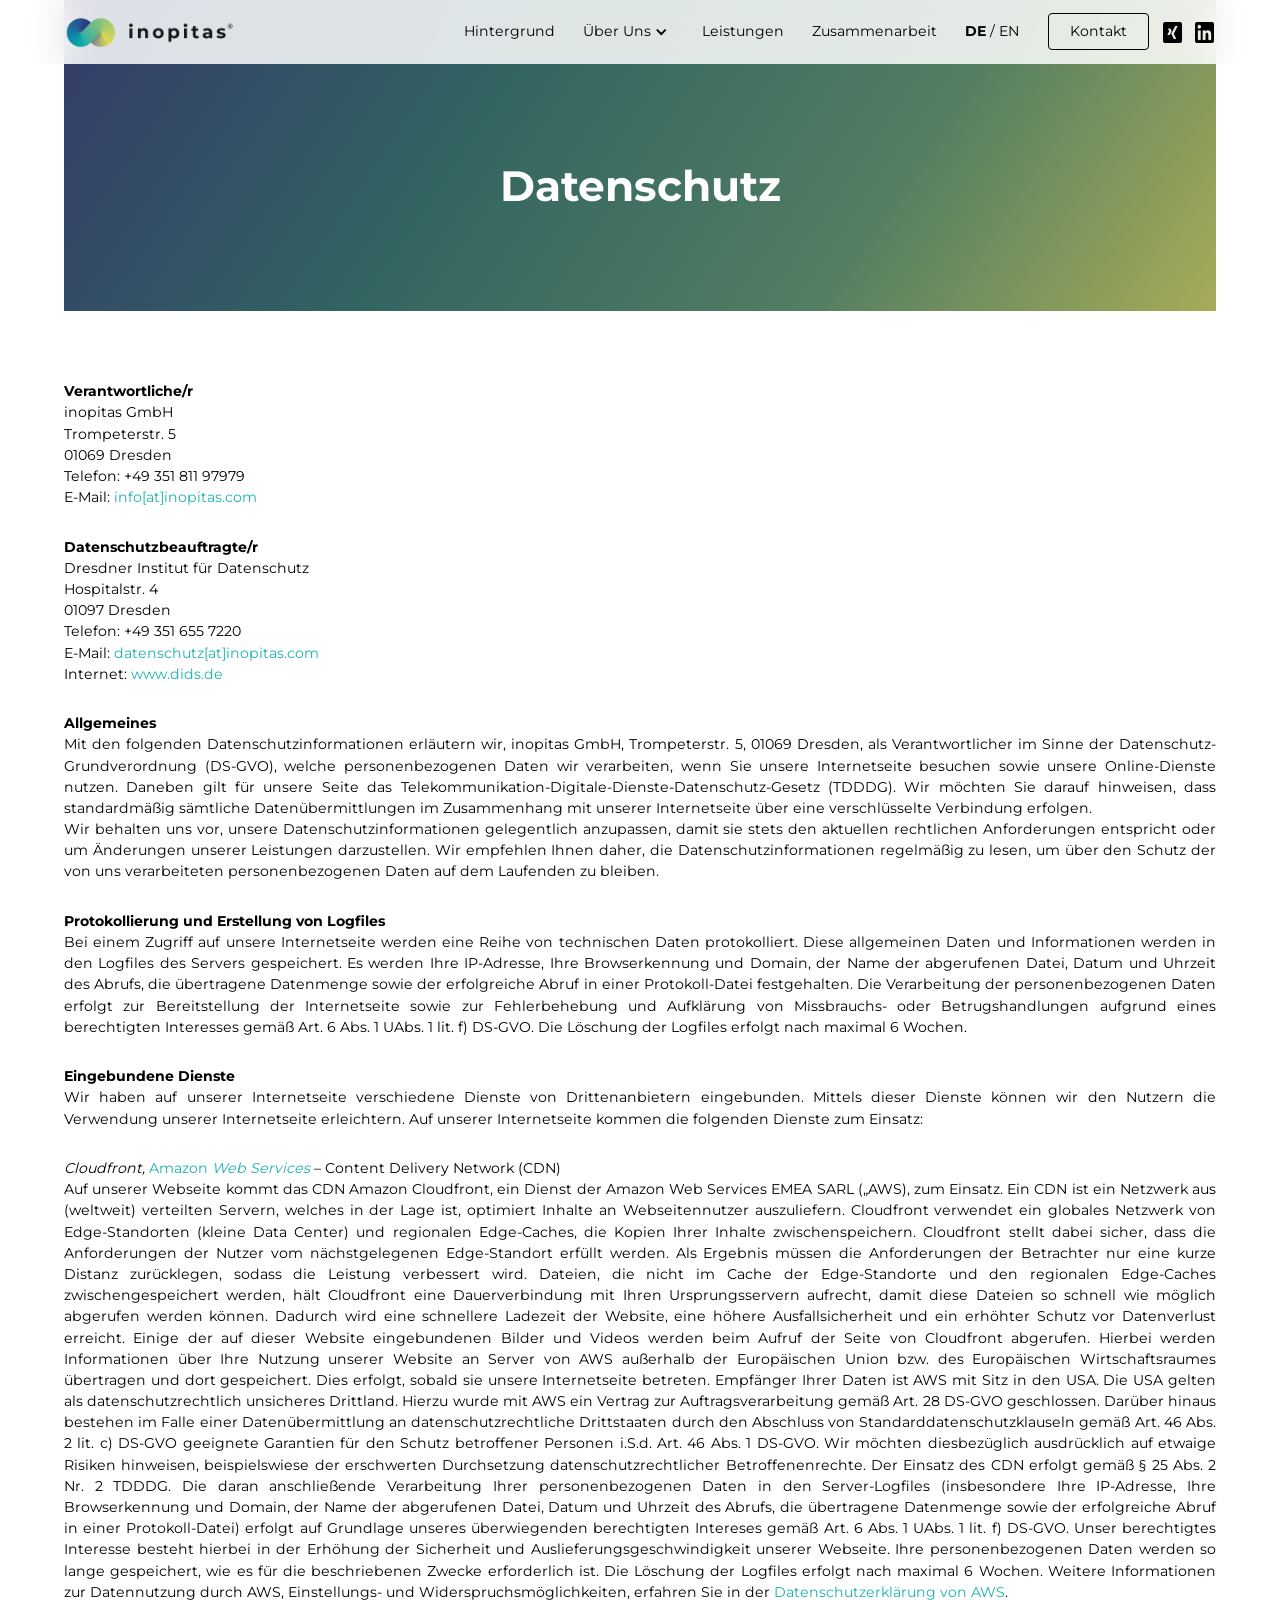
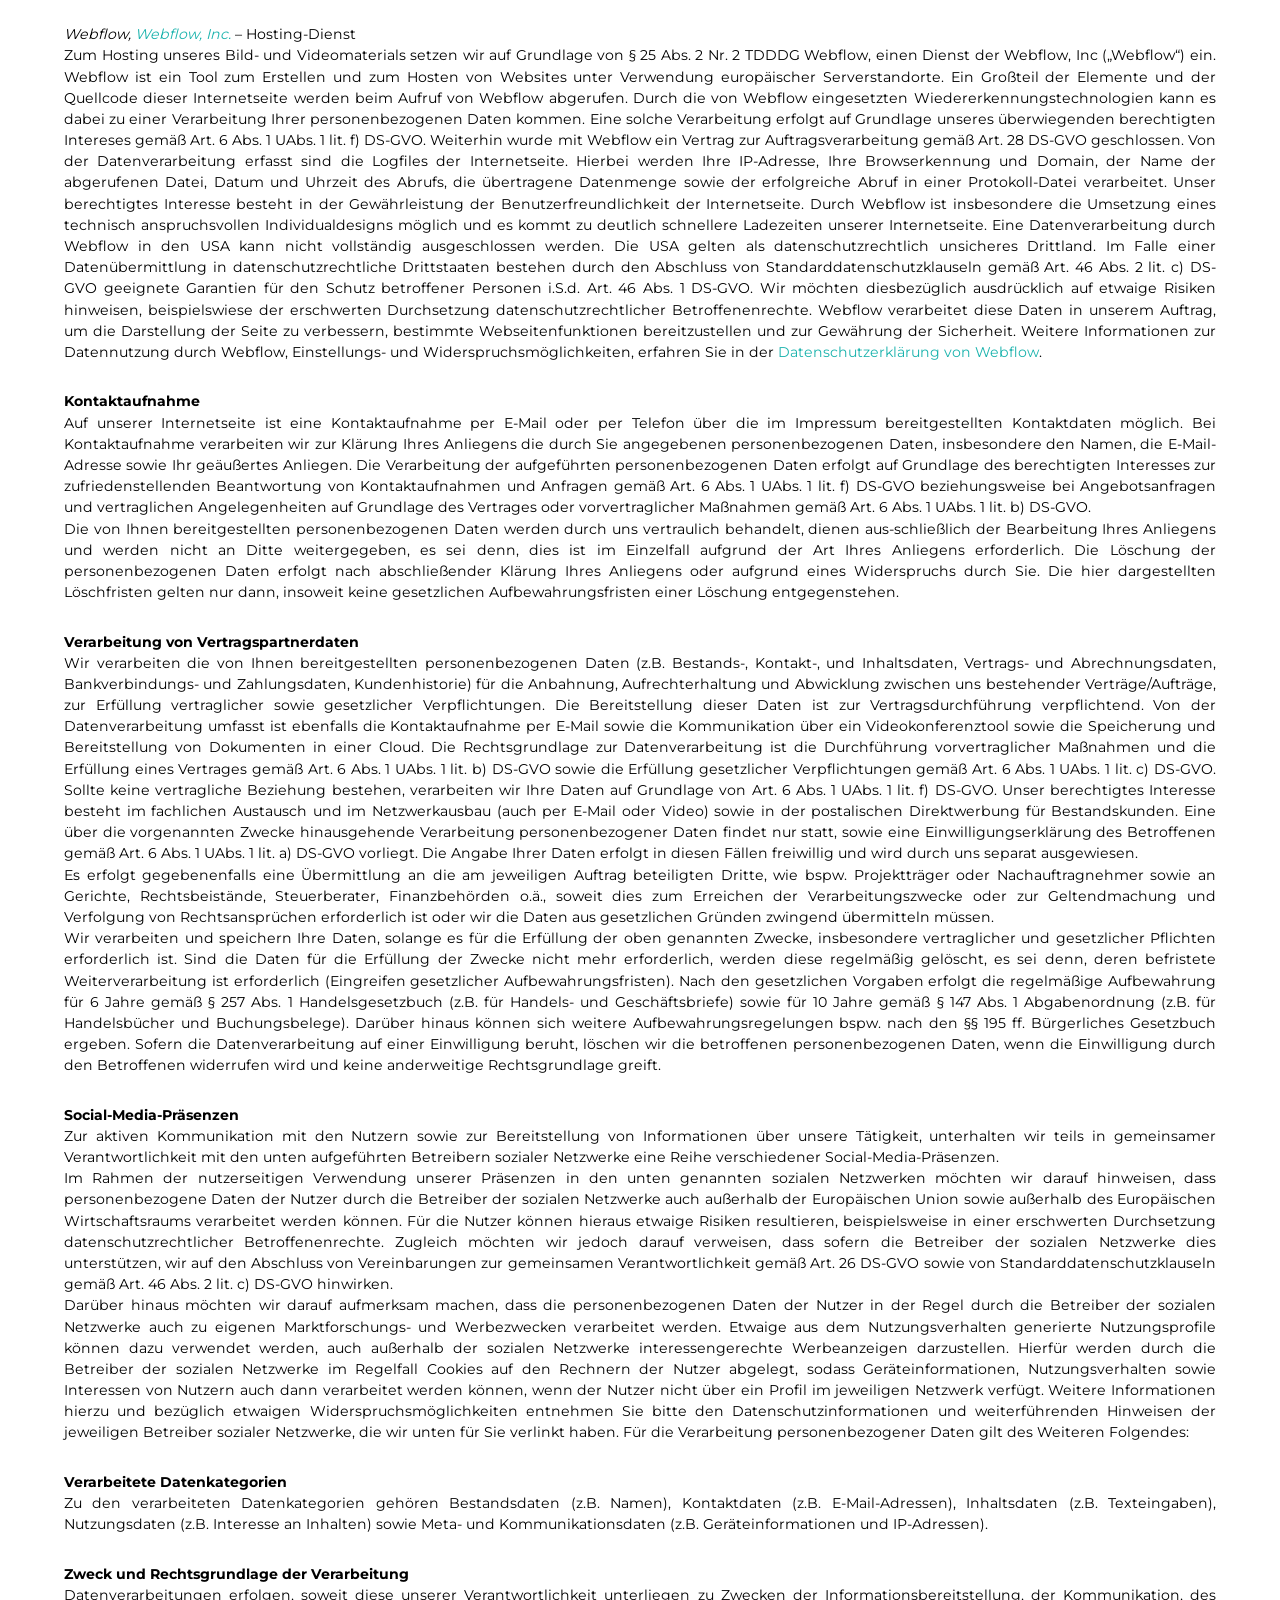
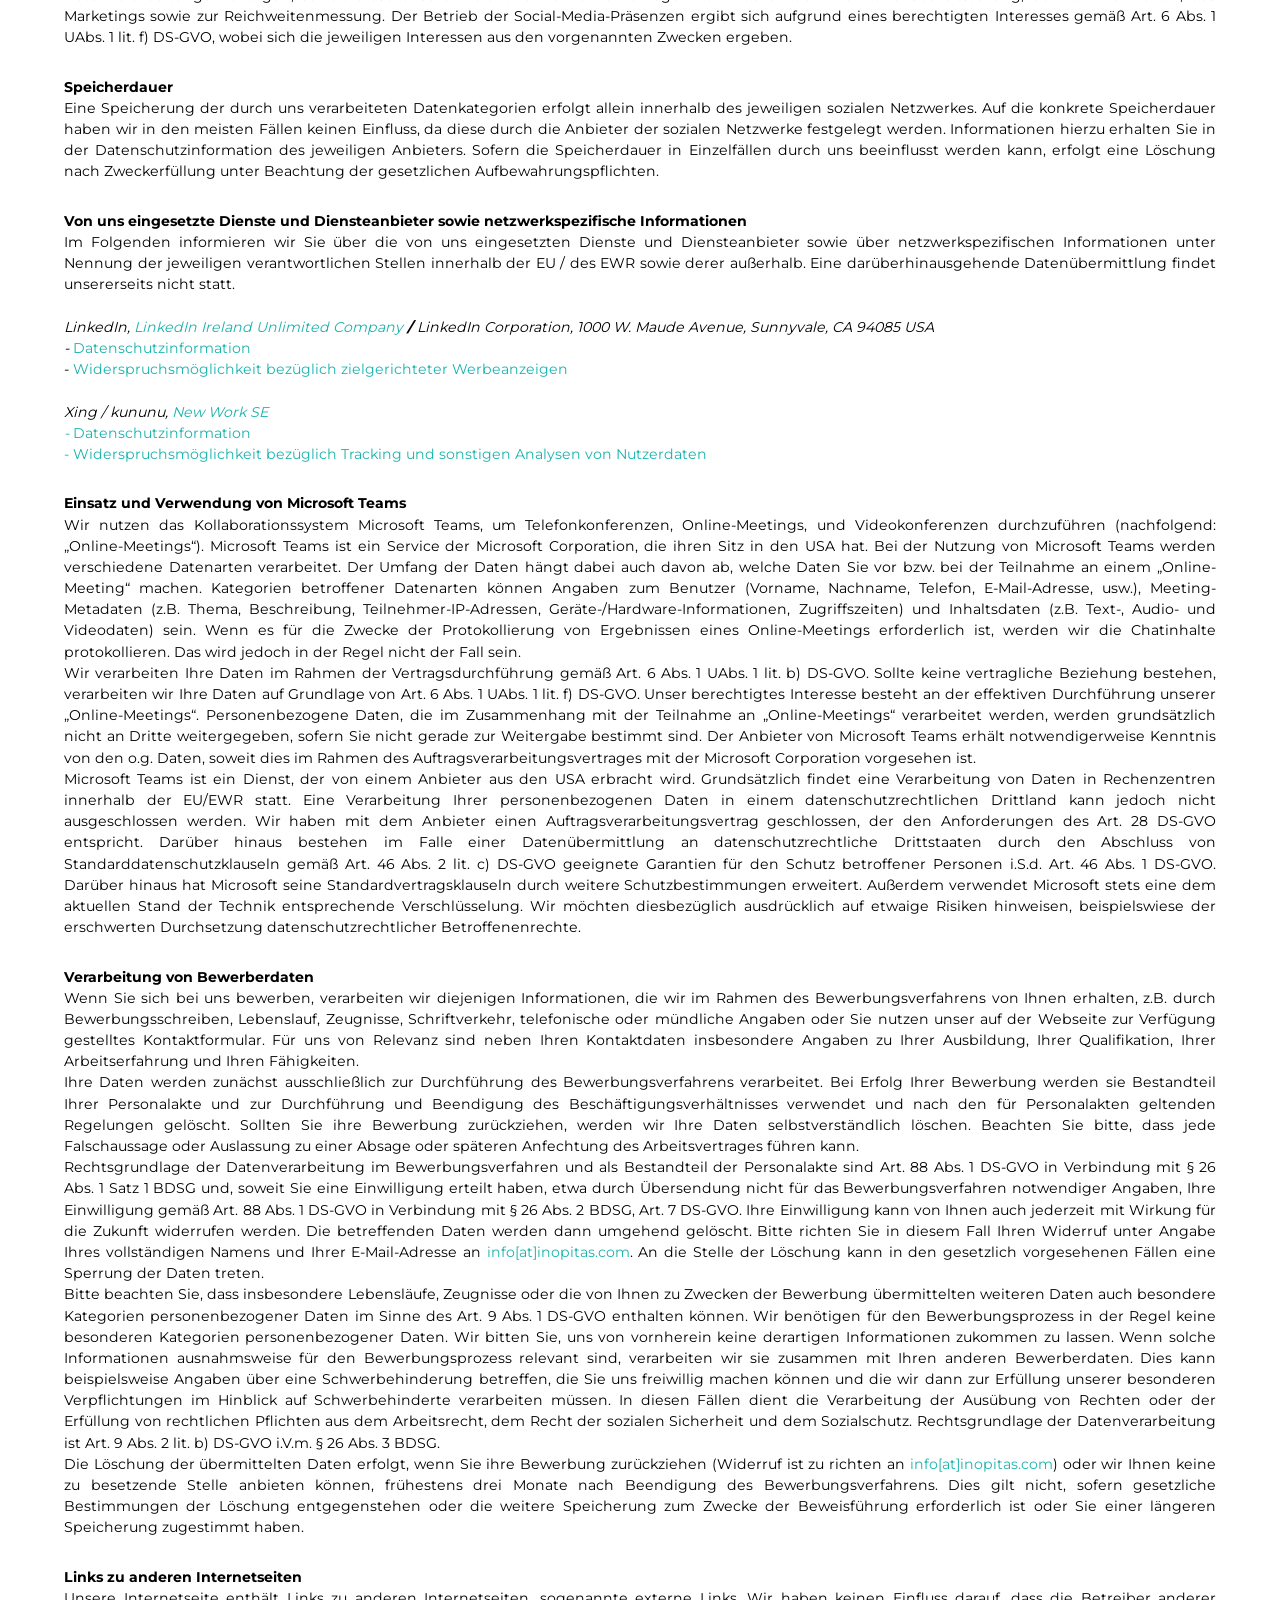
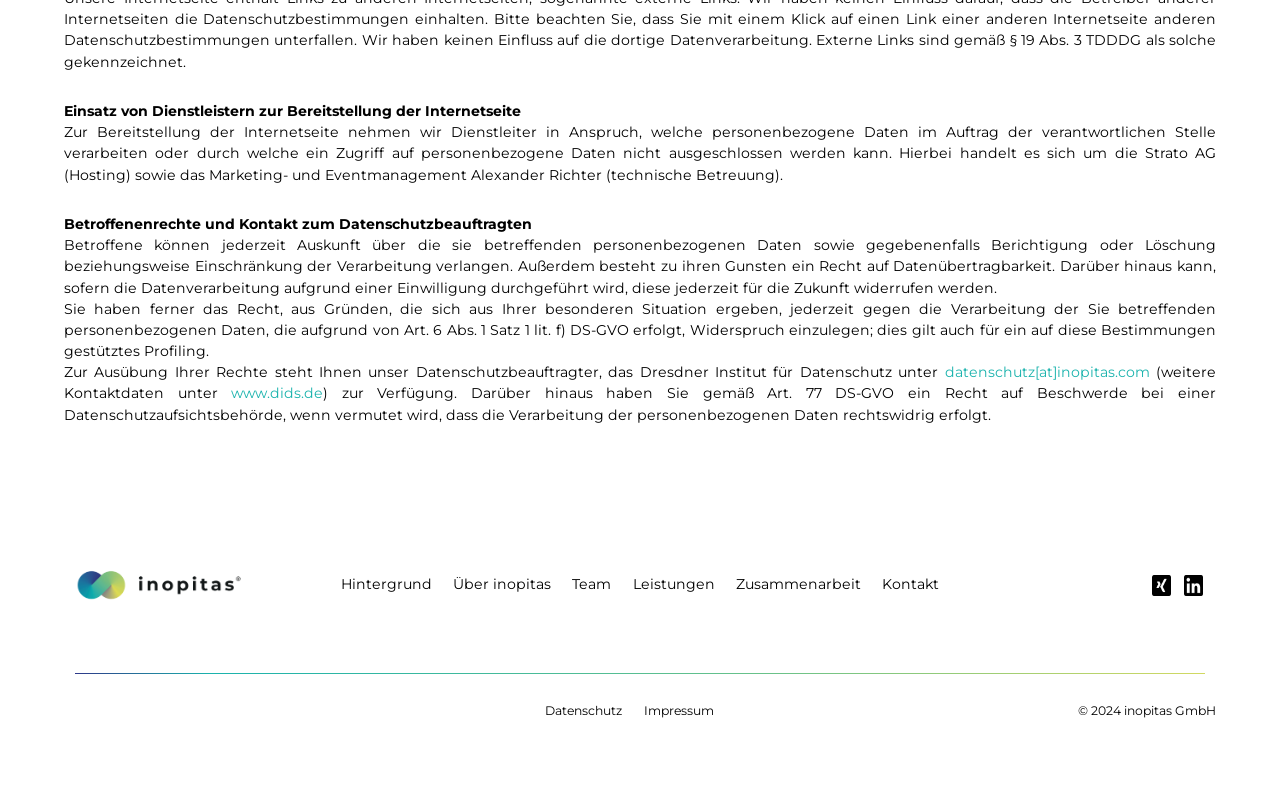
<file: datenschutz.html>
<!DOCTYPE html><!--  This site was created in Webflow. https://webflow.com  --><!--  Last Published: Wed Dec 18 2024 16:25:20 GMT+0000 (Coordinated Universal Time)  -->
<html data-wf-page="6368fed2df8f8539902aec74" data-wf-site="62ac91e08e7244201cd73ed8" lang="de">
<head>
  <meta charset="utf-8">
  <title>Datenschutz</title>
  <meta content="Datenschutz" property="og:title">
  <meta content="Datenschutz" property="twitter:title">
  <meta content="width=device-width, initial-scale=1" name="viewport">
  <meta content="Webflow" name="generator">
  <link href="css/normalize.css" rel="stylesheet" type="text/css">
  <link href="css/webflow.css" rel="stylesheet" type="text/css">
  <link href="css/inopitas.webflow.css" rel="stylesheet" type="text/css">
  <script type="text/javascript">!function(o,c){var n=c.documentElement,t=" w-mod-";n.className+=t+"js",("ontouchstart"in o||o.DocumentTouch&&c instanceof DocumentTouch)&&(n.className+=t+"touch")}(window,document);</script>
  <link href="images/favicon.png" rel="shortcut icon" type="image/x-icon">
  <link href="images/webclip.png" rel="apple-touch-icon">
  <style>
  * {
  -webkit-font-smoothing: antialiased;
  -moz-osx-font-smoothing: grayscale;
}
</style>
  <!--  You can remove this  -->
  <meta name="facebook-domain-verification" content="mlk59ybu44651lzcbhhxjfl8vfae8q">
  <style>
body {
    -ms-hyphens: auto;
    -webkit-hyphens: auto;
    hyphens: auto;
}
</style>
  <style>
  html { font-size: 1rem; }
  @media screen and (max-width:1536px) { html { font-size: calc(0.2954128440366972rem + 0.7339449541284404vw); } }
  @media screen and (max-width:991px) { html { font-size: 1rem; } }
</style>
  <link rel="alternate" hreflang="de" href="https://inopitas.com/datenschutz-und-rechtliche-hinweise">
</head>
<body>
  <div class="global-styles w-embed">
    <style>
/* Snippet gets rid of top margin on first element in any rich text*/
.w-richtext>:first-child {
	margin-top: 0;
}
/* Snippet gets rid of bottom margin on last element in any rich text*/
.w-richtext>:last-child, .w-richtext ol li:last-child, .w-richtext ul li:last-child {
    margin-bottom: 0;
}
/* Snippet makes all link elements listed below to inherit color from their parent */
a, 
.w-tab-link,
.w-nav-link,
.w-dropdown-btn,
.w-dropdown-toggle,
.w-dropdown-link
{
color: inherit;
}
/* Snippet prevents all click and hover interaction with an element */
.clickable-off {
  pointer-events: none;
}
/* Snippet enables all click and hover interaction with an element */
.clickable-on{
  pointer-events: auto;
}
/* Snippet enables you to add class of div-square which creates and maintains a 1:1 dimension of a div.*/
.div-square::after {
  content: "";
  display: block;
  padding-bottom: 100%;
}
/*Hide focus outline for main content element*/
    main:focus-visible {
    outline: -webkit-focus-ring-color auto 0px;
}
/* Make sure containers never lose their center alignment*/
.container-medium, .container-small, .container-large {
  margin-right: auto !important;
  margin-left: auto !important;
}
/*Reset selects, buttons, and links styles*/
.w-input, .w-select, a {
color: inherit;
text-decoration: inherit;
font-size: inherit;
}
/*Apply "..." after 3 lines of text */
.text-style-3lines {
    display: -webkit-box;
    overflow: hidden;
    -webkit-line-clamp: 3;
    -webkit-box-orient: vertical;
}
/* Apply "..." after 2 lines of text */
.text-style-2lines {
    display: -webkit-box;
    overflow: hidden;
    -webkit-line-clamp: 2;
    -webkit-box-orient: vertical;
}
/* Apply "..." at 100% width */
.truncate-width { 
		width: 100%; 
    white-space: nowrap; 
    overflow: hidden; 
    text-overflow: ellipsis; 
}
/* Removes native scrollbar */
.no-scrollbar {
    -ms-overflow-style: none;  // IE 10+
    overflow: -moz-scrollbars-none;  // Firefox
}
.no-scrollbar::-webkit-scrollbar {
    display: none; // Safari and Chrome
}
</style>
  </div>
  <div data-collapse="medium" data-animation="default" data-duration="400" data-w-id="eeaa1358-4213-c7de-5520-dfaca03b1f7d" data-easing="ease" data-easing2="ease" role="banner" class="navbar1_component w-nav">
    <div class="navbar1_container">
      <a href="index.html" class="navbar1_logo-link w-nav-brand"><img src="images/Inopitas_Logo_Farbe_QF_1.avif" loading="lazy" width="174" sizes="(max-width: 479px) 73vw, (max-width: 991px) 174px, (max-width: 1279px) 17vw, 174px" alt="inopitas GmbH logo" srcset="images/Inopitas_Logo_Farbe_QF_1Inopitas_Logo_Farbe_QF.avif 500w, images/Inopitas_Logo_Farbe_QF_1Inopitas_Logo_Farbe_QF.avif 800w, images/Inopitas_Logo_Farbe_QF_1Inopitas_Logo_Farbe_QF.avif 1080w, images/Inopitas_Logo_Farbe_QF_1Inopitas_Logo_Farbe_QF.avif 1600w, images/Inopitas_Logo_Farbe_QF_1.avif 5943w" class="navbar1_logo"></a>
      <nav role="navigation" class="navbar1_menu w-nav-menu">
        <a href="https://inopitas.com/#hintergrund" class="navbar1_link w-nav-link">Hintergrund</a>
        <div data-hover="true" data-delay="0" data-w-id="6baf429d-4d88-92ba-95d5-c658f0c32ceb" class="w-dropdown">
          <div class="navbar3_dropdown-toggle w-dropdown-toggle">
            <div data-w-id="6baf429d-4d88-92ba-95d5-c658f0c32ced" class="icon-4 w-icon-dropdown-toggle"></div>
            <div class="navbar1_link _1">Über Uns</div>
          </div>
          <nav data-w-id="6baf429d-4d88-92ba-95d5-c658f0c32cf0" style="height:0PX;opacity:0;-webkit-transform:translate3d(0, 0, 0) scale3d(0.5, 0.5, 1) rotateX(0) rotateY(0) rotateZ(0) skew(0, 0);-moz-transform:translate3d(0, 0, 0) scale3d(0.5, 0.5, 1) rotateX(0) rotateY(0) rotateZ(0) skew(0, 0);-ms-transform:translate3d(0, 0, 0) scale3d(0.5, 0.5, 1) rotateX(0) rotateY(0) rotateZ(0) skew(0, 0);transform:translate3d(0, 0, 0) scale3d(0.5, 0.5, 1) rotateX(0) rotateY(0) rotateZ(0) skew(0, 0)" class="dropdown-list w-dropdown-list">
            <div class="div-block-10">
              <a href="https://inopitas.com/#ueber-uns" class="navbar1_link _2 w-dropdown-link">Über inopitas</a>
              <a href="team.html" class="navbar1_link _2 w-dropdown-link">Team</a>
            </div>
          </nav>
        </div>
        <a href="https://inopitas.com/#leistungen" class="navbar1_link w-nav-link">Leistungen</a>
        <a href="https://inopitas.com/#prozess" class="navbar1_link w-nav-link">Zusammenarbeit</a>
        <div class="navbar1_link lng">
          <div>
            <a href="datenschutz.html" aria-current="page" class="w--current"><strong>DE</strong></a> / <a href="privacy.html">EN</a>
          </div>
        </div>
        <div class="navbar1_menu-buttons">
          <div class="navbar1_button-wrapper">
            <a href="https://inopitas.com/#kontakt" class="button-secondary w-button">Kontakt</a>
          </div>
        </div>
        <div class="w-layout-grid footer4_social-list _1">
          <a id="w-node-_6baf429d-4d88-92ba-95d5-c658f0c32d07-902aec74" href="https://www.xing.com/pages/inopitas" target="_blank" class="w-inline-block"><img src="images/xing.webp" loading="lazy" id="w-node-_6baf429d-4d88-92ba-95d5-c658f0c32d08-902aec74" alt="" class="social-icon"></a>
          <a id="w-node-_6baf429d-4d88-92ba-95d5-c658f0c32d09-902aec74" href="https://www.linkedin.com/company/inopitas/?viewAsMember=true" target="_blank" class="w-inline-block"><img src="images/linkedin-logo.webp" loading="lazy" id="w-node-_6baf429d-4d88-92ba-95d5-c658f0c32d0a-902aec74" alt="" class="social-icon"></a>
        </div>
      </nav>
      <div class="navbar1_menu-button w-nav-button">
        <div class="menu-icon1">
          <div class="menu-icon1_line-top"></div>
          <div class="menu-icon1_line-middle">
            <div class="menu-icon_line-middle-inner"></div>
          </div>
          <div class="menu-icon1_line-bottom"></div>
        </div>
      </div>
    </div>
  </div>
  <div class="section">
    <section class="section-layout183 unterseite">
      <div class="page-padding-3">
        <div>
          <div class="padding-vertical-2 padding-xhuge">
            <div class="text-align-center">
              <div class="margin-bottom margin-small _1">
                <h1 class="text-color-white-5">Datenschutz</h1>
              </div>
            </div>
          </div>
        </div>
      </div>
      <div class="layout183_background-video-wrapper">
        <div class="video-overlay-layer"></div>
        <div data-poster-url="https://uploads-ssl.webflow.com/62ac91e08e7244201cd73ed8/63358f9b9731df09142da3f6_Network - 45961-poster-00001.jpg" data-video-urls="https://uploads-ssl.webflow.com/62ac91e08e7244201cd73ed8/63358f9b9731df09142da3f6_Network - 45961-transcode.mp4,https://uploads-ssl.webflow.com/62ac91e08e7244201cd73ed8/63358f9b9731df09142da3f6_Network - 45961-transcode.webm" data-autoplay="true" data-loop="true" data-wf-ignore="true" class="layout183_background-video w-background-video w-background-video-atom"><video id="0bdea94e-01cd-06fc-c822-7d3bf5b2e000-video" autoplay="" loop="" style="background-image:url(&quot;https://uploads-ssl.webflow.com/62ac91e08e7244201cd73ed8/63358f9b9731df09142da3f6_Network - 45961-poster-00001.jpg&quot;)" muted="" playsinline="" data-wf-ignore="true" data-object-fit="cover">
            <source src="https://uploads-ssl.webflow.com/62ac91e08e7244201cd73ed8/63358f9b9731df09142da3f6_Network - 45961-transcode.mp4" data-wf-ignore="true">
            <source src="https://uploads-ssl.webflow.com/62ac91e08e7244201cd73ed8/63358f9b9731df09142da3f6_Network - 45961-transcode.webm" data-wf-ignore="true">
          </video></div>
      </div>
    </section>
  </div>
  <div>
    <div class="page-padding">
      <div class="padding-vertical padding-large">
        <p class="paragraph-3"><strong>Verantwortliche/r</strong> <br>inopitas GmbH<br>Trompeterstr. 5<br>01069 Dresden<br>Telefon: +49 351 811 97979<br>E-Mail: <a href="mailto:info@inopitas.com" class="link-2">info[at]inopitas.com</a> </p>
        <p class="paragraph-4"><strong>Datenschutzbeauftragte/r<br>‍</strong>Dresdner Institut für Datenschutz<br>Hospitalstr. 4 <br>01097 Dresden<br>Telefon: +49 351 655 7220<br>E-Mail: <a href="mailto:datenschutz@inopitas.com" class="link-2">datenschutz[at]inopitas.com<br>‍</a>Internet: <a href="https://www.dids.de" target="_blank" class="link-2">www.dids.de </a>
        </p>
        <p class="paragraph-4"><strong>Allgemeines<br></strong>Mit den folgenden Datenschutzinformationen erläutern wir, inopitas GmbH, Trompeterstr. 5, 01069 Dresden, als Verantwortlicher im Sinne der Datenschutz-Grundverordnung (DS-GVO), welche personenbezogenen Daten wir verarbeiten, wenn Sie unsere Internetseite besuchen sowie unsere Online-Dienste nutzen. Daneben gilt für unsere Seite das Telekommunikation-Digitale-Dienste-Datenschutz-Gesetz (TDDDG). Wir möchten Sie darauf hinweisen, dass standardmäßig sämtliche Datenübermittlungen im Zusammenhang mit unserer Internetseite über eine verschlüsselte Verbindung erfolgen. <br>Wir behalten uns vor, unsere Datenschutzinformationen gelegentlich anzupassen, damit sie stets den aktuellen rechtlichen Anforderungen entspricht oder um Änderungen unserer Leistungen darzustellen. Wir empfehlen Ihnen daher, die Datenschutzinformationen regelmäßig zu lesen, um über den Schutz der von uns verarbeiteten personenbezogenen Daten auf dem Laufenden zu bleiben. </p>
        <p class="paragraph-4"><strong>Protokollierung und Erstellung von Logfiles<br></strong>Bei einem Zugriff auf unsere Internetseite werden eine Reihe von technischen Daten protokolliert. Diese allgemeinen Daten und Informationen werden in den Logfiles des Servers gespeichert. Es werden Ihre IP-Adresse, Ihre Browserkennung und Domain, der Name der abgerufenen Datei, Datum und Uhrzeit des Abrufs, die übertragene Datenmenge sowie der erfolgreiche Abruf in einer Protokoll-Datei festgehalten. Die Verarbeitung der personenbezogenen Daten erfolgt zur Bereitstellung der Internetseite sowie zur Fehlerbehebung und Aufklärung von Missbrauchs- oder Betrugshandlungen aufgrund eines berechtigten Interesses gemäß Art. 6 Abs. 1 UAbs. 1 lit. f) DS-GVO. Die Löschung der Logfiles erfolgt nach maximal 6 Wochen.</p>
        <p class="paragraph-4"><strong>Eingebundene Dienste<br></strong>Wir haben auf unserer Internetseite verschiedene Dienste von Drittenanbietern eingebunden. Mittels dieser Dienste können wir den Nutzern die Verwendung unserer Internetseite erleichtern. Auf unserer Internetseite kommen die folgenden Dienste zum Einsatz:</p>
        <p class="paragraph-4"><strong>‍</strong><em>Cloudfront, </em>
          <a href="https://aws.amazon.com/de/?nc2=h_lg"><span class="text-span-4">Amazon<em> Web Services</em></span></a> – Content Delivery Network (CDN)<br>Auf unserer Webseite kommt das CDN Amazon Cloudfront, ein Dienst der Amazon Web Services EMEA SARL („AWS), zum Einsatz. Ein CDN ist ein Netzwerk aus (weltweit) verteilten Servern, welches in der Lage ist, optimiert Inhalte an Webseitennutzer auszuliefern. Cloudfront verwendet ein globales Netzwerk von Edge-Standorten (kleine Data Center) und regionalen Edge-Caches, die Kopien Ihrer Inhalte zwischenspeichern. Cloudfront stellt dabei sicher, dass die Anforderungen der Nutzer vom nächstgelegenen Edge-Standort erfüllt werden. Als Ergebnis müssen die Anforderungen der Betrachter nur eine kurze Distanz zurücklegen, sodass die Leistung verbessert wird. Dateien, die nicht im Cache der Edge-Standorte und den regionalen Edge-Caches zwischengespeichert werden, hält Cloudfront eine Dauerverbindung mit Ihren Ursprungsservern aufrecht, damit diese Dateien so schnell wie möglich abgerufen werden können. Dadurch wird eine schnellere Ladezeit der Website, eine höhere Ausfallsicherheit und ein erhöhter Schutz vor Datenverlust erreicht. Einige der auf dieser Website eingebundenen Bilder und Videos werden beim Aufruf der Seite von Cloudfront abgerufen. Hierbei werden Informationen über Ihre Nutzung unserer Website an Server von AWS außerhalb der Europäischen Union bzw. des Europäischen Wirtschaftsraumes übertragen und dort gespeichert. Dies erfolgt, sobald sie unsere Internetseite betreten. Empfänger Ihrer Daten ist AWS mit Sitz in den USA. Die USA gelten als datenschutzrechtlich unsicheres Drittland. Hierzu wurde mit AWS ein Vertrag zur Auftragsverarbeitung gemäß Art. 28 DS-GVO geschlossen. Darüber hinaus bestehen im Falle einer Datenübermittlung an datenschutzrechtliche Drittstaaten durch den Abschluss von Standarddatenschutzklauseln gemäß Art. 46 Abs. 2 lit. c) DS-GVO geeignete Garantien für den Schutz betroffener Personen i.S.d. Art. 46 Abs. 1 DS-GVO. Wir möchten diesbezüglich ausdrücklich auf etwaige Risiken hinweisen, beispielswiese der erschwerten Durchsetzung datenschutzrechtlicher Betroffenenrechte. Der Einsatz des CDN erfolgt gemäß § 25 Abs. 2 Nr. 2 TDDDG. Die daran anschließende Verarbeitung Ihrer personenbezogenen Daten in den Server-Logfiles (insbesondere Ihre IP-Adresse, Ihre Browserkennung und Domain, der Name der abgerufenen Datei, Datum und Uhrzeit des Abrufs, die übertragene Datenmenge sowie der erfolgreiche Abruf in einer Protokoll-Datei) erfolgt auf Grundlage unseres überwiegenden berechtigten Intereses gemäß Art. 6 Abs. 1 UAbs. 1 lit. f) DS-GVO. Unser berechtigtes Interesse besteht hierbei in der Erhöhung der Sicherheit und Auslieferungsgeschwindigkeit unserer Webseite. Ihre personenbezogenen Daten werden so lange gespeichert, wie es für die beschriebenen Zwecke erforderlich ist. Die Löschung der Logfiles erfolgt nach maximal 6 Wochen. Weitere Informationen zur Datennutzung durch AWS, Einstellungs- und Widerspruchsmöglichkeiten, erfahren Sie in der <a href="https://d1.awsstatic.com/legal/privacypolicy/AWS_Privacy_Notice__German_Translation.pdf"><span class="text-span-5">Datenschutzerklärung von </span></a><span class="text-span-6">AWS</span>.<br><br><em>Webflow, </em>
          <a href="https://webflow.com/"><span class="text-span-7"><em>Webflow, Inc.</em></span></a> – Hosting-Dienst<br>Zum Hosting unseres Bild- und Videomaterials setzen wir auf Grundlage von § 25 Abs. 2 Nr. 2 TDDDG Webflow, einen Dienst der Webflow, Inc („Webflow“) ein. Webflow ist ein Tool zum Erstellen und zum Hosten von Websites unter Verwendung europäischer Serverstandorte. Ein Großteil der Elemente und der Quellcode dieser Internetseite werden beim Aufruf von Webflow abgerufen. Durch die von Webflow eingesetzten Wiedererkennungstechnologien kann es dabei zu einer Verarbeitung Ihrer personenbezogenen Daten kommen. Eine solche Verarbeitung erfolgt auf Grundlage unseres überwiegenden berechtigten Intereses gemäß Art. 6 Abs. 1 UAbs. 1 lit. f) DS-GVO. Weiterhin wurde mit Webflow ein Vertrag zur Auftragsverarbeitung gemäß Art. 28 DS-GVO geschlossen. Von der Datenverarbeitung erfasst sind die Logfiles der Internetseite. Hierbei werden Ihre IP-Adresse, Ihre Browserkennung und Domain, der Name der abgerufenen Datei, Datum und Uhrzeit des Abrufs, die übertragene Datenmenge sowie der erfolgreiche Abruf in einer Protokoll-Datei verarbeitet. Unser berechtigtes Interesse besteht in der Gewährleistung der Benutzerfreundlichkeit der Internetseite. Durch Webflow ist insbesondere die Umsetzung eines technisch anspruchsvollen Individualdesigns möglich und es kommt zu deutlich schnellere Ladezeiten unserer Internetseite. Eine Datenverarbeitung durch Webflow in den USA kann nicht vollständig ausgeschlossen werden. Die USA gelten als datenschutzrechtlich unsicheres Drittland. Im Falle einer Datenübermittlung in datenschutzrechtliche Drittstaaten bestehen durch den Abschluss von Standarddatenschutzklauseln gemäß Art. 46 Abs. 2 lit. c) DS-GVO geeignete Garantien für den Schutz betroffener Personen i.S.d. Art. 46 Abs. 1 DS-GVO. Wir möchten diesbezüglich ausdrücklich auf etwaige Risiken hinweisen, beispielswiese der erschwerten Durchsetzung datenschutzrechtlicher Betroffenenrechte. Webflow verarbeitet diese Daten in unserem Auftrag, um die Darstellung der Seite zu verbessern, bestimmte Webseitenfunktionen bereitzustellen und zur Gewährung der Sicherheit. Weitere Informationen zur Datennutzung durch Webflow, Einstellungs- und Widerspruchsmöglichkeiten, erfahren Sie in der <a href="https://webflow.com/legal/eu-privacy-policy" class="link">Datenschutzerklärung von Webflow</a>.
        </p>
        <p class="paragraph-4"><strong>Kontaktaufnahme</strong><br>Auf unserer Internetseite ist eine Kontaktaufnahme per E-Mail oder per Telefon über die im Impressum bereitgestellten Kontaktdaten möglich. Bei Kontaktaufnahme verarbeiten wir zur Klärung Ihres Anliegens die durch Sie angegebenen personenbezogenen Daten, insbesondere den Namen, die E-Mail-Adresse sowie Ihr geäußertes Anliegen. Die Verarbeitung der aufgeführten personenbezogenen Daten erfolgt auf Grundlage des berechtigten Interesses zur zufriedenstellenden Beantwortung von Kontaktaufnahmen und Anfragen gemäß Art. 6 Abs. 1 UAbs. 1 lit. f) DS-GVO beziehungsweise bei Angebotsanfragen und vertraglichen Angelegenheiten auf Grundlage des Vertrages oder vorvertraglicher Maßnahmen gemäß Art. 6 Abs. 1 UAbs. 1 lit. b) DS-GVO.<br>Die von Ihnen bereitgestellten personenbezogenen Daten werden durch uns vertraulich behandelt, dienen aus-schließlich der Bearbeitung Ihres Anliegens und werden nicht an Ditte weitergegeben, es sei denn, dies ist im Einzelfall aufgrund der Art Ihres Anliegens erforderlich. Die Löschung der personenbezogenen Daten erfolgt nach abschließender Klärung Ihres Anliegens oder aufgrund eines Widerspruchs durch Sie. Die hier dargestellten Löschfristen gelten nur dann, insoweit keine gesetzlichen Aufbewahrungsfristen einer Löschung entgegenstehen.</p>
        <p class="paragraph-4"><strong>Verarbeitung von Vertragspartnerdaten<br>‍</strong>Wir verarbeiten die von Ihnen bereitgestellten personenbezogenen Daten (z.B. Bestands-, Kontakt-, und Inhaltsdaten, Vertrags- und Abrechnungsdaten, Bankverbindungs- und Zahlungsdaten, Kundenhistorie) für die Anbahnung, Aufrechterhaltung und Abwicklung zwischen uns bestehender Verträge/Aufträge, zur Erfüllung vertraglicher sowie gesetzlicher Verpflichtungen. Die Bereitstellung dieser Daten ist zur Vertragsdurchführung verpflichtend. Von der Datenverarbeitung umfasst ist ebenfalls die Kontaktaufnahme per E-Mail sowie die Kommunikation über ein Videokonferenztool sowie die Speicherung und Bereitstellung von Dokumenten in einer Cloud. Die Rechtsgrundlage zur Datenverarbeitung ist die Durchführung vorvertraglicher Maßnahmen und die Erfüllung eines Vertrages gemäß Art. 6 Abs. 1 UAbs. 1 lit. b) DS-GVO sowie die Erfüllung gesetzlicher Verpflichtungen gemäß Art. 6 Abs. 1 UAbs. 1 lit. c) DS-GVO. Sollte keine vertragliche Beziehung bestehen, verarbeiten wir Ihre Daten auf Grundlage von Art. 6 Abs. 1 UAbs. 1 lit. f) DS-GVO. Unser berechtigtes Interesse besteht im fachlichen Austausch und im Netzwerkausbau (auch per E-Mail oder Video) sowie in der postalischen Direktwerbung für Bestandskunden. Eine über die vorgenannten Zwecke hinausgehende Verarbeitung personenbezogener Daten findet nur statt, sowie eine Einwilligungserklärung des Betroffenen gemäß Art. 6 Abs. 1 UAbs. 1 lit. a) DS-GVO vorliegt. Die Angabe Ihrer Daten erfolgt in diesen Fällen freiwillig und wird durch uns separat ausgewiesen. <br>Es erfolgt gegebenenfalls eine Übermittlung an die am jeweiligen Auftrag beteiligten Dritte, wie bspw. Projektträger oder Nachauftragnehmer sowie an Gerichte, Rechtsbeistände, Steuerberater, Finanzbehörden o.ä., soweit dies zum Erreichen der Verarbeitungszwecke oder zur Geltendmachung und Verfolgung von Rechtsansprüchen erforderlich ist oder wir die Daten aus gesetzlichen Gründen zwingend übermitteln müssen.<br>Wir verarbeiten und speichern Ihre Daten, solange es für die Erfüllung der oben genannten Zwecke, insbesondere vertraglicher und gesetzlicher Pflichten erforderlich ist. Sind die Daten für die Erfüllung der Zwecke nicht mehr erforderlich, werden diese regelmäßig gelöscht, es sei denn, deren befristete Weiterverarbeitung ist erforderlich (Eingreifen gesetzlicher Aufbewahrungsfristen). Nach den gesetzlichen Vorgaben erfolgt die regelmäßige Aufbewahrung für 6 Jahre gemäß § 257 Abs. 1 Handelsgesetzbuch (z.B. für Handels- und Geschäftsbriefe) sowie für 10 Jahre gemäß § 147 Abs. 1 Abgabenordnung (z.B. für Handelsbücher und Buchungsbelege). Darüber hinaus können sich weitere Aufbewahrungsregelungen bspw. nach den §§ 195 ff. Bürgerliches Gesetzbuch ergeben. Sofern die Datenverarbeitung auf einer Einwilligung beruht, löschen wir die betroffenen personenbezogenen Daten, wenn die Einwilligung durch den Betroffenen widerrufen wird und keine anderweitige Rechtsgrundlage greift.</p>
        <p class="paragraph-4"><strong>Social-Media-Präsenzen<br>‍</strong>Zur aktiven Kommunikation mit den Nutzern sowie zur Bereitstellung von Informationen über unsere Tätigkeit, unterhalten wir teils in gemeinsamer Verantwortlichkeit mit den unten aufgeführten Betreibern sozialer Netzwerke eine Reihe verschiedener Social-Media-Präsenzen.<br>Im Rahmen der nutzerseitigen Verwendung unserer Präsenzen in den unten genannten sozialen Netzwerken möchten wir darauf hinweisen, dass personenbezogene Daten der Nutzer durch die Betreiber der sozialen Netzwerke auch außerhalb der Europäischen Union sowie außerhalb des Europäischen Wirtschaftsraums verarbeitet werden können. Für die Nutzer können hieraus etwaige Risiken resultieren, beispielsweise in einer erschwerten Durchsetzung datenschutzrechtlicher Betroffenenrechte. Zugleich möchten wir jedoch darauf verweisen, dass sofern die Betreiber der sozialen Netzwerke dies unterstützen, wir auf den Abschluss von Vereinbarungen zur gemeinsamen Verantwortlichkeit gemäß Art. 26 DS-GVO sowie von Standarddatenschutzklauseln gemäß Art. 46 Abs. 2 lit. c) DS-GVO hinwirken.<br>Darüber hinaus möchten wir darauf aufmerksam machen, dass die personenbezogenen Daten der Nutzer in der Regel durch die Betreiber der sozialen Netzwerke auch zu eigenen Marktforschungs- und Werbezwecken verarbeitet werden. Etwaige aus dem Nutzungsverhalten generierte Nutzungsprofile können dazu verwendet werden, auch außerhalb der sozialen Netzwerke interessengerechte Werbeanzeigen darzustellen. Hierfür werden durch die Betreiber der sozialen Netzwerke im Regelfall Cookies auf den Rechnern der Nutzer abgelegt, sodass Geräteinformationen, Nutzungsverhalten sowie Interessen von Nutzern auch dann verarbeitet werden können, wenn der Nutzer nicht über ein Profil im jeweiligen Netzwerk verfügt. Weitere Informationen hierzu und bezüglich etwaigen Widerspruchsmöglichkeiten entnehmen Sie bitte den Datenschutzinformationen und weiterführenden Hinweisen der jeweiligen Betreiber sozialer Netzwerke, die wir unten für Sie verlinkt haben. Für die Verarbeitung personenbezogener Daten gilt des Weiteren Folgendes: </p>
        <p class="paragraph-4"><strong>Verarbeitete Datenkategorien<br></strong>Zu den verarbeiteten Datenkategorien gehören Bestandsdaten (z.B. Namen), Kontaktdaten (z.B. E-Mail-Adressen), Inhaltsdaten (z.B. Texteingaben), Nutzungsdaten (z.B. Interesse an Inhalten) sowie Meta- und Kommunikationsdaten (z.B. Geräteinformationen und IP-Adressen).</p>
        <p class="paragraph-4"><strong>Zweck und Rechtsgrundlage der Verarbeitung<br></strong>Datenverarbeitungen erfolgen, soweit diese unserer Verantwortlichkeit unterliegen zu Zwecken der Informationsbereitstellung, der Kommunikation, des Marketings sowie zur Reichweitenmessung. Der Betrieb der Social-Media-Präsenzen ergibt sich aufgrund eines berechtigten Interesses gemäß Art. 6 Abs. 1 UAbs. 1 lit. f) DS-GVO, wobei sich die jeweiligen Interessen aus den vorgenannten Zwecken ergeben.</p>
        <p class="paragraph-4"><strong>Speicherdauer<br></strong>Eine Speicherung der durch uns verarbeiteten Datenkategorien erfolgt allein innerhalb des jeweiligen sozialen Netzwerkes. Auf die konkrete Speicherdauer haben wir in den meisten Fällen keinen Einfluss, da diese durch die Anbieter der sozialen Netzwerke festgelegt werden. Informationen hierzu erhalten Sie in der Datenschutzinformation des jeweiligen Anbieters. Sofern die Speicherdauer in Einzelfällen durch uns beeinflusst werden kann, erfolgt eine Löschung nach Zweckerfüllung unter Beachtung der gesetzlichen Aufbewahrungspflichten.</p>
        <p class="paragraph-4"><strong>Von uns eingesetzte Dienste und Diensteanbieter sowie netzwerkspezifische Informationen<br></strong>Im Folgenden informieren wir Sie über die von uns eingesetzten Dienste und Diensteanbieter sowie über netzwerkspezifischen Informationen unter Nennung der jeweiligen verantwortlichen Stellen innerhalb der EU / des EWR sowie derer außerhalb. Eine darüberhinausgehende Datenübermittlung findet unsererseits nicht statt.<br>‍<br><em>LinkedIn, </em>
          <a href="https://www.linkedin.com/legal/impressum?trk=hb_ft_copy"><em class="italic-text-2">LinkedIn Ireland Unlimited Company</em></a><strong><em> / </em></strong><em>LinkedIn Corporation, 1000 W. Maude Avenue, Sunnyvale, CA 94085 USA<br>- </em>
          <a href="https://www.linkedin.com/legal/privacy-policy?_l=de_DE"><span class="link-2">Datenschutzinformation</span><br>- </a>
          <a href="https://www.linkedin.com/psettings/guest-controls/retargeting-opt-out" class="link-2">Widerspruchsmöglichkeit bezüglich zielgerichteter Werbeanzeigen<br>‍<br></a><em>Xing / kununu, </em>
          <a href="https://www.xing.com/legalnotice" class="link-5"><em>New Work SE<br>- </em></a>
          <a href="https://privacy.xing.com/de/datenschutzerklaerung" class="link-4">Datenschutzinformation<br>- </a>
          <a href="https://privacy.xing.com/de/datenschutzerklaerung/druckversion" class="link-3">Widerspruchsmöglichkeit bezüglich Tracking und sonstigen Analysen von Nutzerdaten</a>
        </p>
        <p class="paragraph-4"><strong>Einsatz und Verwendung von Microsoft Teams<br></strong>Wir nutzen das Kollaborationssystem Microsoft Teams, um Telefonkonferenzen, Online-Meetings, und Videokonferenzen durchzuführen (nachfolgend: „Online-Meetings“). Microsoft Teams ist ein Service der Microsoft Corporation, die ihren Sitz in den USA hat. Bei der Nutzung von Microsoft Teams werden verschiedene Datenarten verarbeitet. Der Umfang der Daten hängt dabei auch davon ab, welche Daten Sie vor bzw. bei der Teilnahme an einem „Online-Meeting“ machen. Kategorien betroffener Datenarten können Angaben zum Benutzer (Vorname, Nachname, Telefon, E-Mail-Adresse, usw.), Meeting-Metadaten (z.B. Thema, Beschreibung, Teilnehmer-IP-Adressen, Geräte-/Hardware-Informationen, Zugriffszeiten) und Inhaltsdaten (z.B. Text-, Audio- und Videodaten) sein. Wenn es für die Zwecke der Protokollierung von Ergebnissen eines Online-Meetings erforderlich ist, werden wir die Chatinhalte protokollieren. Das wird jedoch in der Regel nicht der Fall sein. <br>Wir verarbeiten Ihre Daten im Rahmen der Vertragsdurchführung gemäß Art. 6 Abs. 1 UAbs. 1 lit. b) DS-GVO. Sollte keine vertragliche Beziehung bestehen, verarbeiten wir Ihre Daten auf Grundlage von Art. 6 Abs. 1 UAbs. 1 lit. f) DS-GVO. Unser berechtigtes Interesse besteht an der effektiven Durchführung unserer „Online-Meetings“. Personenbezogene Daten, die im Zusammenhang mit der Teilnahme an „Online-Meetings“ verarbeitet werden, werden grundsätzlich nicht an Dritte weitergegeben, sofern Sie nicht gerade zur Weitergabe bestimmt sind. Der Anbieter von Microsoft Teams erhält notwendigerweise Kenntnis von den o.g. Daten, soweit dies im Rahmen des Auftragsverarbeitungsvertrages mit der Microsoft Corporation vorgesehen ist. <br>Microsoft Teams ist ein Dienst, der von einem Anbieter aus den USA erbracht wird. Grundsätzlich findet eine Verarbeitung von Daten in Rechenzentren innerhalb der EU/EWR statt. Eine Verarbeitung Ihrer personenbezogenen Daten in einem datenschutzrechtlichen Drittland kann jedoch nicht ausgeschlossen werden. Wir haben mit dem Anbieter einen Auftragsverarbeitungsvertrag geschlossen, der den Anforderungen des Art. 28 DS-GVO entspricht. Darüber hinaus bestehen im Falle einer Datenübermittlung an datenschutzrechtliche Drittstaaten durch den Abschluss von Standarddatenschutzklauseln gemäß Art. 46 Abs. 2 lit. c) DS-GVO geeignete Garantien für den Schutz betroffener Personen i.S.d. Art. 46 Abs. 1 DS-GVO. Darüber hinaus hat Microsoft seine Standardvertragsklauseln durch weitere Schutzbestimmungen erweitert. Außerdem verwendet Microsoft stets eine dem aktuellen Stand der Technik entsprechende Verschlüsselung. Wir möchten diesbezüglich ausdrücklich auf etwaige Risiken hinweisen, beispielswiese der erschwerten Durchsetzung datenschutzrechtlicher Betroffenenrechte.</p>
        <p class="paragraph-4"><strong>Verarbeitung von Bewerberdaten<br></strong>Wenn Sie sich bei uns bewerben, verarbeiten wir diejenigen Informationen, die wir im Rahmen des Bewerbungsverfahrens von Ihnen erhalten, z.B. durch Bewerbungsschreiben, Lebenslauf, Zeugnisse, Schriftverkehr, telefonische oder mündliche Angaben oder Sie nutzen unser auf der Webseite zur Verfügung gestelltes Kontaktformular. Für uns von Relevanz sind neben Ihren Kontaktdaten insbesondere Angaben zu Ihrer Ausbildung, Ihrer Qualifikation, Ihrer Arbeitserfahrung und Ihren Fähigkeiten.<br>Ihre Daten werden zunächst ausschließlich zur Durchführung des Bewerbungsverfahrens verarbeitet. Bei Erfolg Ihrer Bewerbung werden sie Bestandteil Ihrer Personalakte und zur Durchführung und Beendigung des Beschäftigungsverhältnisses verwendet und nach den für Personalakten geltenden Regelungen gelöscht. Sollten Sie ihre Bewerbung zurückziehen, werden wir Ihre Daten selbstverständlich löschen. Beachten Sie bitte, dass jede Falschaussage oder Auslassung zu einer Absage oder späteren Anfechtung des Arbeitsvertrages führen kann.<br>Rechtsgrundlage der Datenverarbeitung im Bewerbungsverfahren und als Bestandteil der Personalakte sind Art. 88 Abs. 1 DS-GVO in Verbindung mit § 26 Abs. 1 Satz 1 BDSG und, soweit Sie eine Einwilligung erteilt haben, etwa durch Übersendung nicht für das Bewerbungsverfahren notwendiger Angaben, Ihre Einwilligung gemäß Art. 88 Abs. 1 DS-GVO in Verbindung mit § 26 Abs. 2 BDSG, Art. 7 DS-GVO. Ihre Einwilligung kann von Ihnen auch jederzeit mit Wirkung für die Zukunft widerrufen werden. Die betreffenden Daten werden dann umgehend gelöscht. Bitte richten Sie in diesem Fall Ihren Widerruf unter Angabe Ihres vollständigen Namens und Ihrer E-Mail-Adresse an <a href="mailto:info@inopitas.com" class="link-9">info[at]inopitas.com</a>. An die Stelle der Löschung kann in den gesetzlich vorgesehenen Fällen eine Sperrung der Daten treten.<br>Bitte beachten Sie, dass insbesondere Lebensläufe, Zeugnisse oder die von Ihnen zu Zwecken der Bewerbung übermittelten weiteren Daten auch besondere Kategorien personenbezogener Daten im Sinne des Art. 9 Abs. 1 DS-GVO enthalten können. Wir benötigen für den Bewerbungsprozess in der Regel keine besonderen Kategorien personenbezogener Daten. Wir bitten Sie, uns von vornherein keine derartigen Informationen zukommen zu lassen. Wenn solche Informationen ausnahmsweise für den Bewerbungsprozess relevant sind, verarbeiten wir sie zusammen mit Ihren anderen Bewerberdaten. Dies kann beispielsweise Angaben über eine Schwerbehinderung betreffen, die Sie uns freiwillig machen können und die wir dann zur Erfüllung unserer besonderen Verpflichtungen im Hinblick auf Schwerbehinderte verarbeiten müssen. In diesen Fällen dient die Verarbeitung der Ausübung von Rechten oder der Erfüllung von rechtlichen Pflichten aus dem Arbeitsrecht, dem Recht der sozialen Sicherheit und dem Sozialschutz. Rechtsgrundlage der Datenverarbeitung ist Art. 9 Abs. 2 lit. b) DS-GVO i.V.m. § 26 Abs. 3 BDSG.<br>Die Löschung der übermittelten Daten erfolgt, wenn Sie ihre Bewerbung zurückziehen (Widerruf ist zu richten an <a href="mailto:info@inopitas.com" class="link-10">info[at]inopitas.com</a>) oder wir Ihnen keine zu besetzende Stelle anbieten können, frühestens drei Monate nach Beendigung des Bewerbungsverfahrens. Dies gilt nicht, sofern gesetzliche Bestimmungen der Löschung entgegenstehen oder die weitere Speicherung zum Zwecke der Beweisführung erforderlich ist oder Sie einer längeren Speicherung zugestimmt haben.</p>
        <p class="paragraph-4"><strong>Links zu anderen Internetseiten<br></strong>Unsere Internetseite enthält Links zu anderen Internetseiten, sogenannte externe Links. Wir haben keinen Einfluss darauf, dass die Betreiber anderer Internetseiten die Datenschutzbestimmungen einhalten. Bitte beachten Sie, dass Sie mit einem Klick auf einen Link einer anderen Internetseite anderen Datenschutzbestimmungen unterfallen. Wir haben keinen Einfluss auf die dortige Datenverarbeitung. Externe Links sind gemäß § 19 Abs. 3 TDDDG als solche gekennzeichnet.</p>
        <p class="paragraph-4"><strong>Einsatz von Dienstleistern zur Bereitstellung der Internetseite<br></strong>Zur Bereitstellung der Internetseite nehmen wir Dienstleiter in Anspruch, welche personenbezogene Daten im Auftrag der verantwortlichen Stelle verarbeiten oder durch welche ein Zugriff auf personenbezogene Daten nicht ausgeschlossen werden kann. Hierbei handelt es sich um die Strato AG (Hosting) sowie das Marketing- und Eventmanagement Alexander Richter (technische Betreuung).</p>
        <p class="paragraph-4"><strong>Betroffenenrechte und Kontakt zum Datenschutzbeauftragten<br></strong>Betroffene können jederzeit Auskunft über die sie betreffenden personenbezogenen Daten sowie gegebenenfalls Berichtigung oder Löschung beziehungsweise Einschränkung der Verarbeitung verlangen. Außerdem besteht zu ihren Gunsten ein Recht auf Datenübertragbarkeit. Darüber hinaus kann, sofern die Datenverarbeitung aufgrund einer Einwilligung durchgeführt wird, diese jederzeit für die Zukunft widerrufen werden.<br>Sie haben ferner das Recht, aus Gründen, die sich aus Ihrer besonderen Situation ergeben, jederzeit gegen die Verarbeitung der Sie betreffenden personenbezogenen Daten, die aufgrund von Art. 6 Abs. 1 Satz 1 lit. f) DS-GVO erfolgt, Widerspruch einzulegen; dies gilt auch für ein auf diese Bestimmungen gestütztes Profiling.<br>Zur Ausübung Ihrer Rechte steht Ihnen unser Datenschutzbeauftragter, das Dresdner Institut für Datenschutz unter <a href="mailto:datenschutz@inopitas.com?subject=Mail%20Website" class="link-23">datenschutz[at]inopitas.com</a> (weitere Kontaktdaten unter <a href="https://www.dids.de" target="_blank" class="link-11">www.dids.de</a>) zur Verfügung. Darüber hinaus haben Sie gemäß Art. 77 DS-GVO ein Recht auf Beschwerde bei einer Datenschutzaufsichtsbehörde, wenn vermutet wird, dass die Verarbeitung der personenbezogenen Daten rechtswidrig erfolgt.</p>
      </div>
    </div>
  </div>
  <div class="footer4_component-2">
    <div class="page-padding">
      <div class="container-large">
        <div class="padding-vertical padding-xxlarge">
          <div class="padding-bottom padding-xxlarge">
            <div class="w-layout-grid footer4_top-wrapper">
              <a href="index.html" id="w-node-eedd9244-f03e-1841-31f8-f71f7c435187-7c435181" class="footer4_logo-link w-nav-brand"><img src="images/Inopitas_Logo_Farbe_QF_1.avif" loading="lazy" width="251" sizes="(max-width: 479px) 54vw, (max-width: 991px) 175.6953125px, 251px" alt="inopitas GmbH logo" srcset="images/Inopitas_Logo_Farbe_QF_1Inopitas_Logo_Farbe_QF.avif 500w, images/Inopitas_Logo_Farbe_QF_1Inopitas_Logo_Farbe_QF.avif 800w, images/Inopitas_Logo_Farbe_QF_1Inopitas_Logo_Farbe_QF.avif 1080w, images/Inopitas_Logo_Farbe_QF_1Inopitas_Logo_Farbe_QF.avif 1600w, images/Inopitas_Logo_Farbe_QF_1.avif 5943w" class="image-2"></a>
              <div class="w-layout-grid footer4_link-list">
                <a href="https://inopitas.com/#hintergrund" class="footer4_link">Hintergrund</a>
                <a href="https://inopitas.com/#ueber-uns" class="footer4_link">Über inopitas</a>
                <a href="team.html" class="footer4_link">Team</a>
                <a href="https://inopitas.com/#leistungen" class="footer4_link">Leistungen</a>
                <a href="https://inopitas.com/#prozess" class="footer4_link">Zusammenarbeit</a>
                <a href="https://inopitas.com/#kontakt" class="footer4_link">Kontakt</a>
              </div>
              <div class="w-layout-grid footer4_social-list _2">
                <a id="w-node-a4e714f0-d073-d10f-1e41-548b7599410f-7c435181" href="https://www.xing.com/pages/inopitas" target="_blank" class="w-inline-block"><img src="images/xing.webp" loading="lazy" id="w-node-a4e714f0-d073-d10f-1e41-548b75994110-7c435181" alt="" class="social-icon"></a>
                <a id="w-node-a4e714f0-d073-d10f-1e41-548b75994111-7c435181" href="https://www.linkedin.com/company/inopitas/?viewAsMember=true" target="_blank" class="w-inline-block"><img src="images/linkedin-logo.webp" loading="lazy" id="w-node-a4e714f0-d073-d10f-1e41-548b75994112-7c435181" alt="" class="social-icon"></a>
              </div>
            </div>
          </div>
          <div class="line-divider-2"></div>
          <div class="padding-top padding-medium">
            <div class="w-layout-grid footer4_bottom-wrapper">
              <a href="datenschutz.html" aria-current="page" class="footer4_legal-link w--current">Datenschutz</a>
              <a href="impressum.html" class="footer4_legal-link">Impressum</a>
              <div id="w-node-_165f8f20-6db8-f9aa-9705-19a07bccea6b-7c435181"> <strong class="bold-text-8 right">© 2024 inopitas GmbH</strong></div>
            </div>
          </div>
        </div>
      </div>
    </div>
  </div>
  <script src="https://d3e54v103j8qbb.cloudfront.net/js/jquery-3.5.1.min.dc5e7f18c8.js?site=62ac91e08e7244201cd73ed8" type="text/javascript" integrity="sha256-9/aliU8dGd2tb6OSsuzixeV4y/faTqgFtohetphbbj0=" crossorigin="anonymous"></script>
  <script src="js/webflow.js" type="text/javascript"></script>
</body>
</html>
</file>
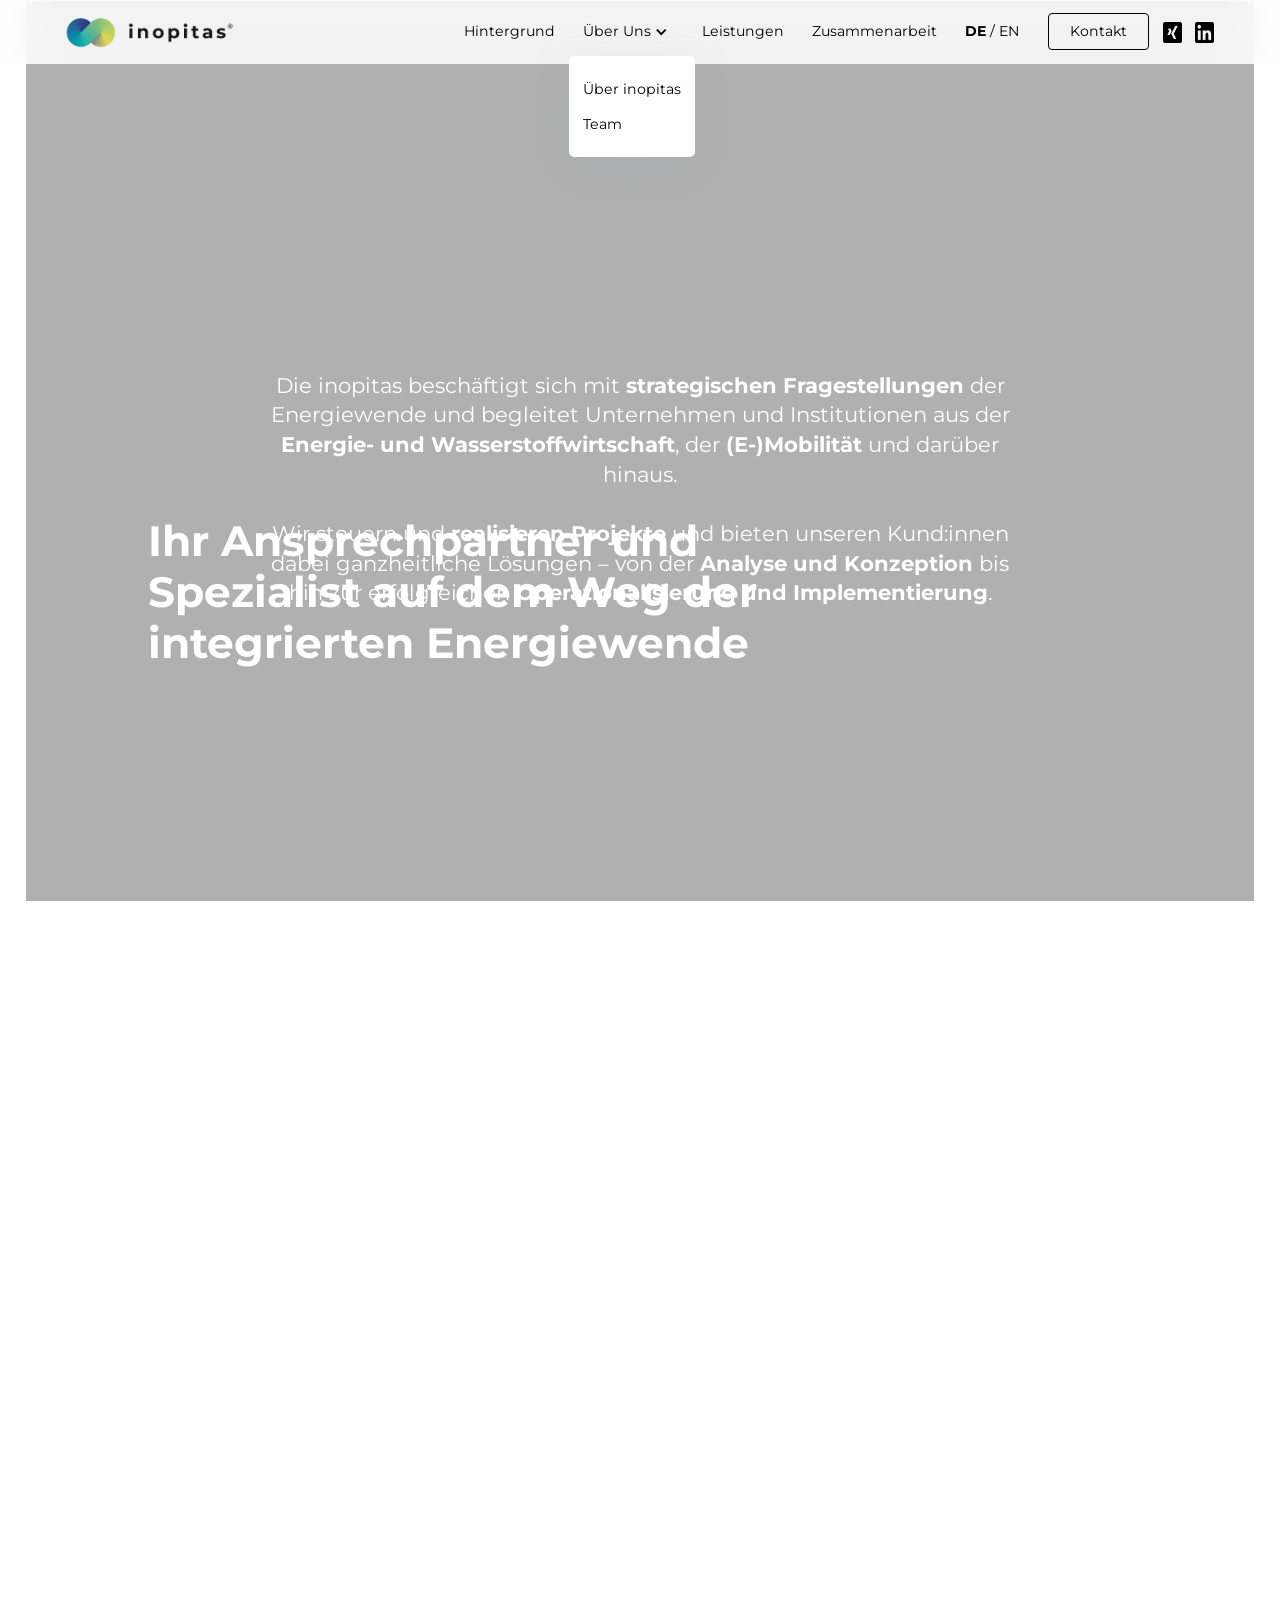
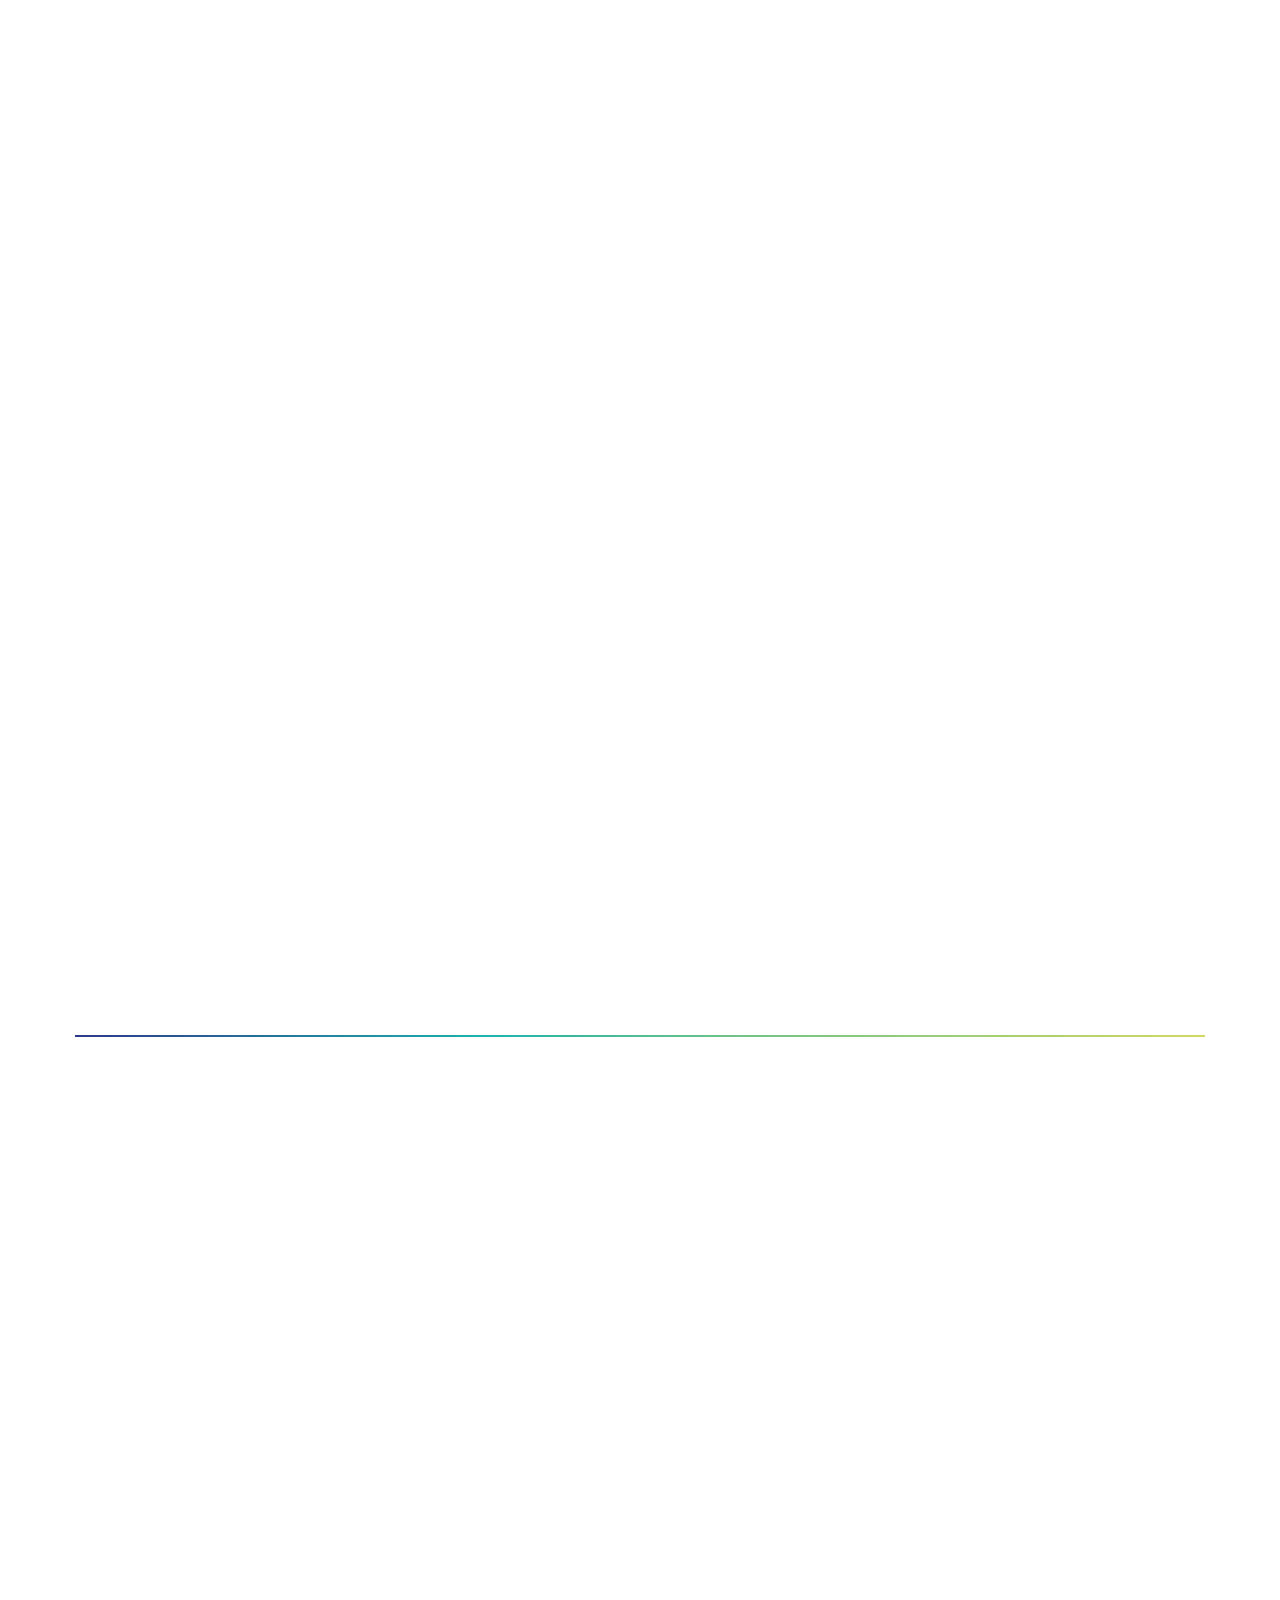
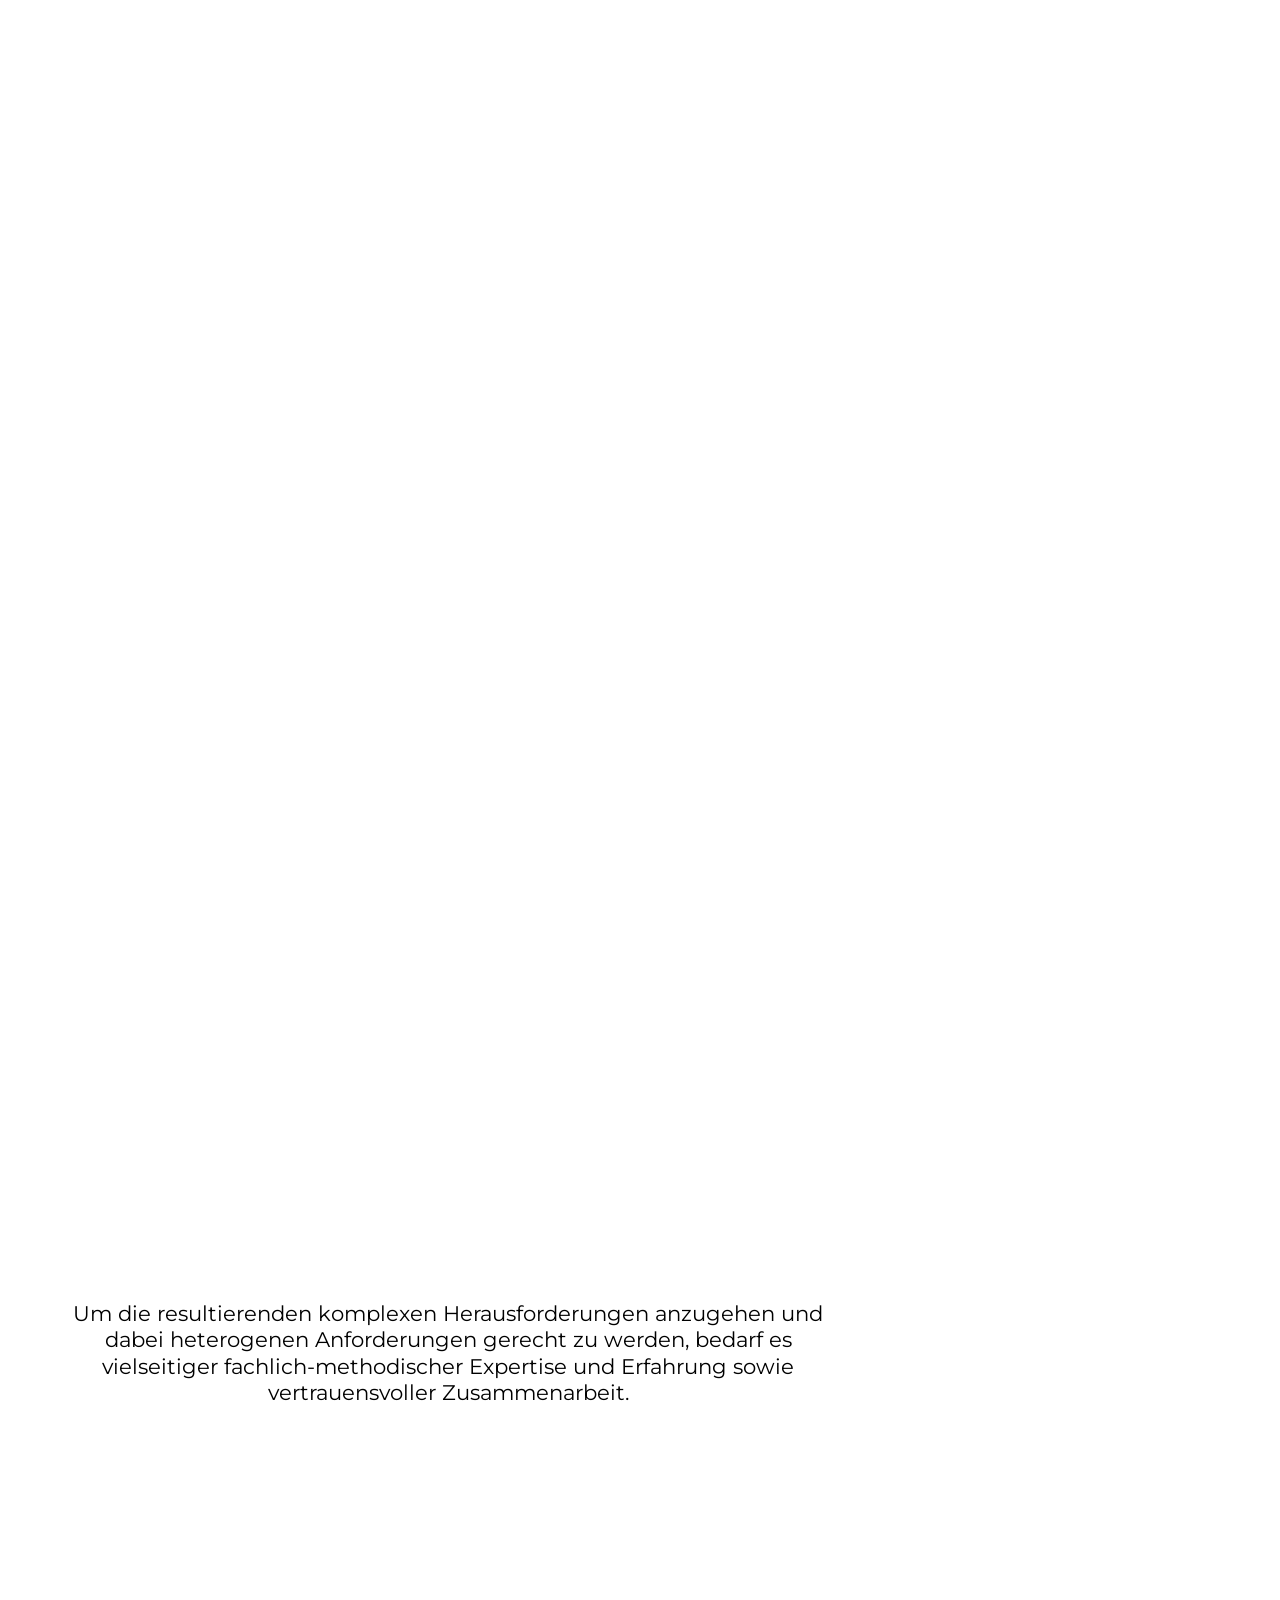
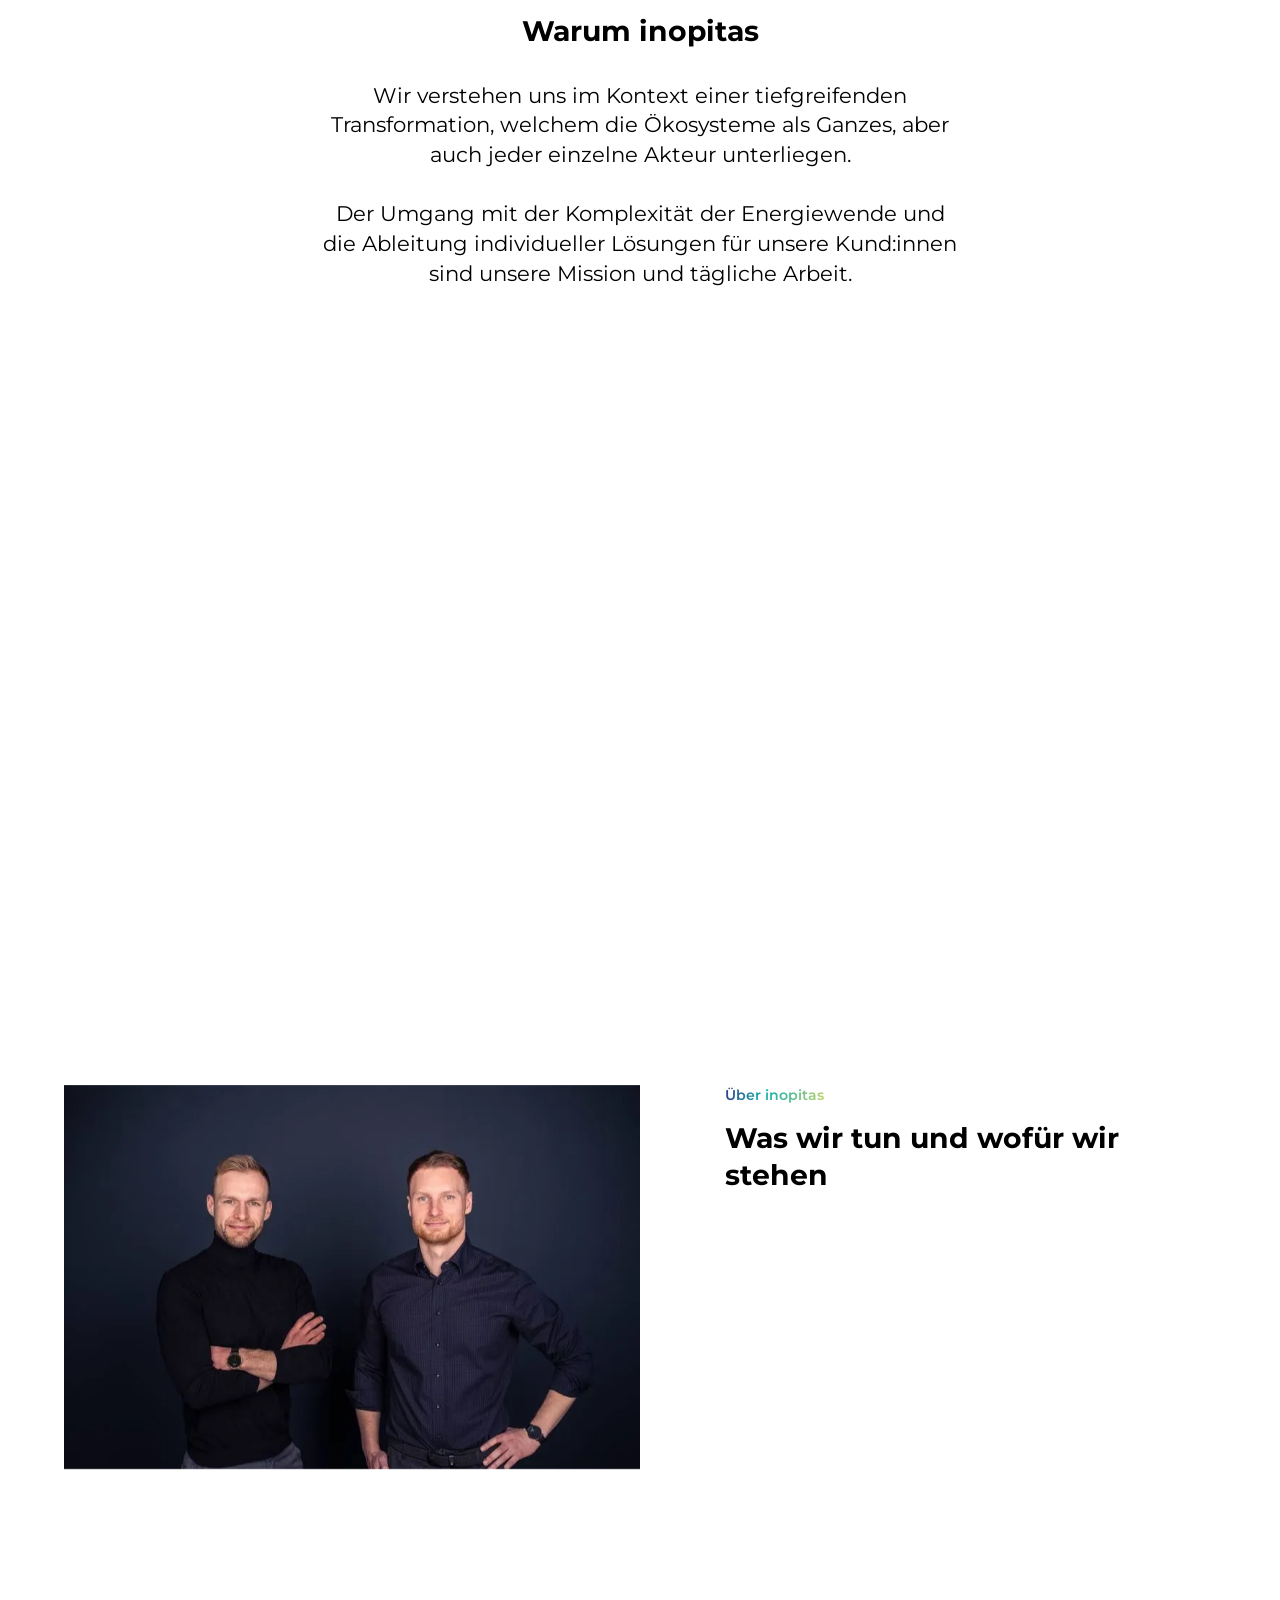
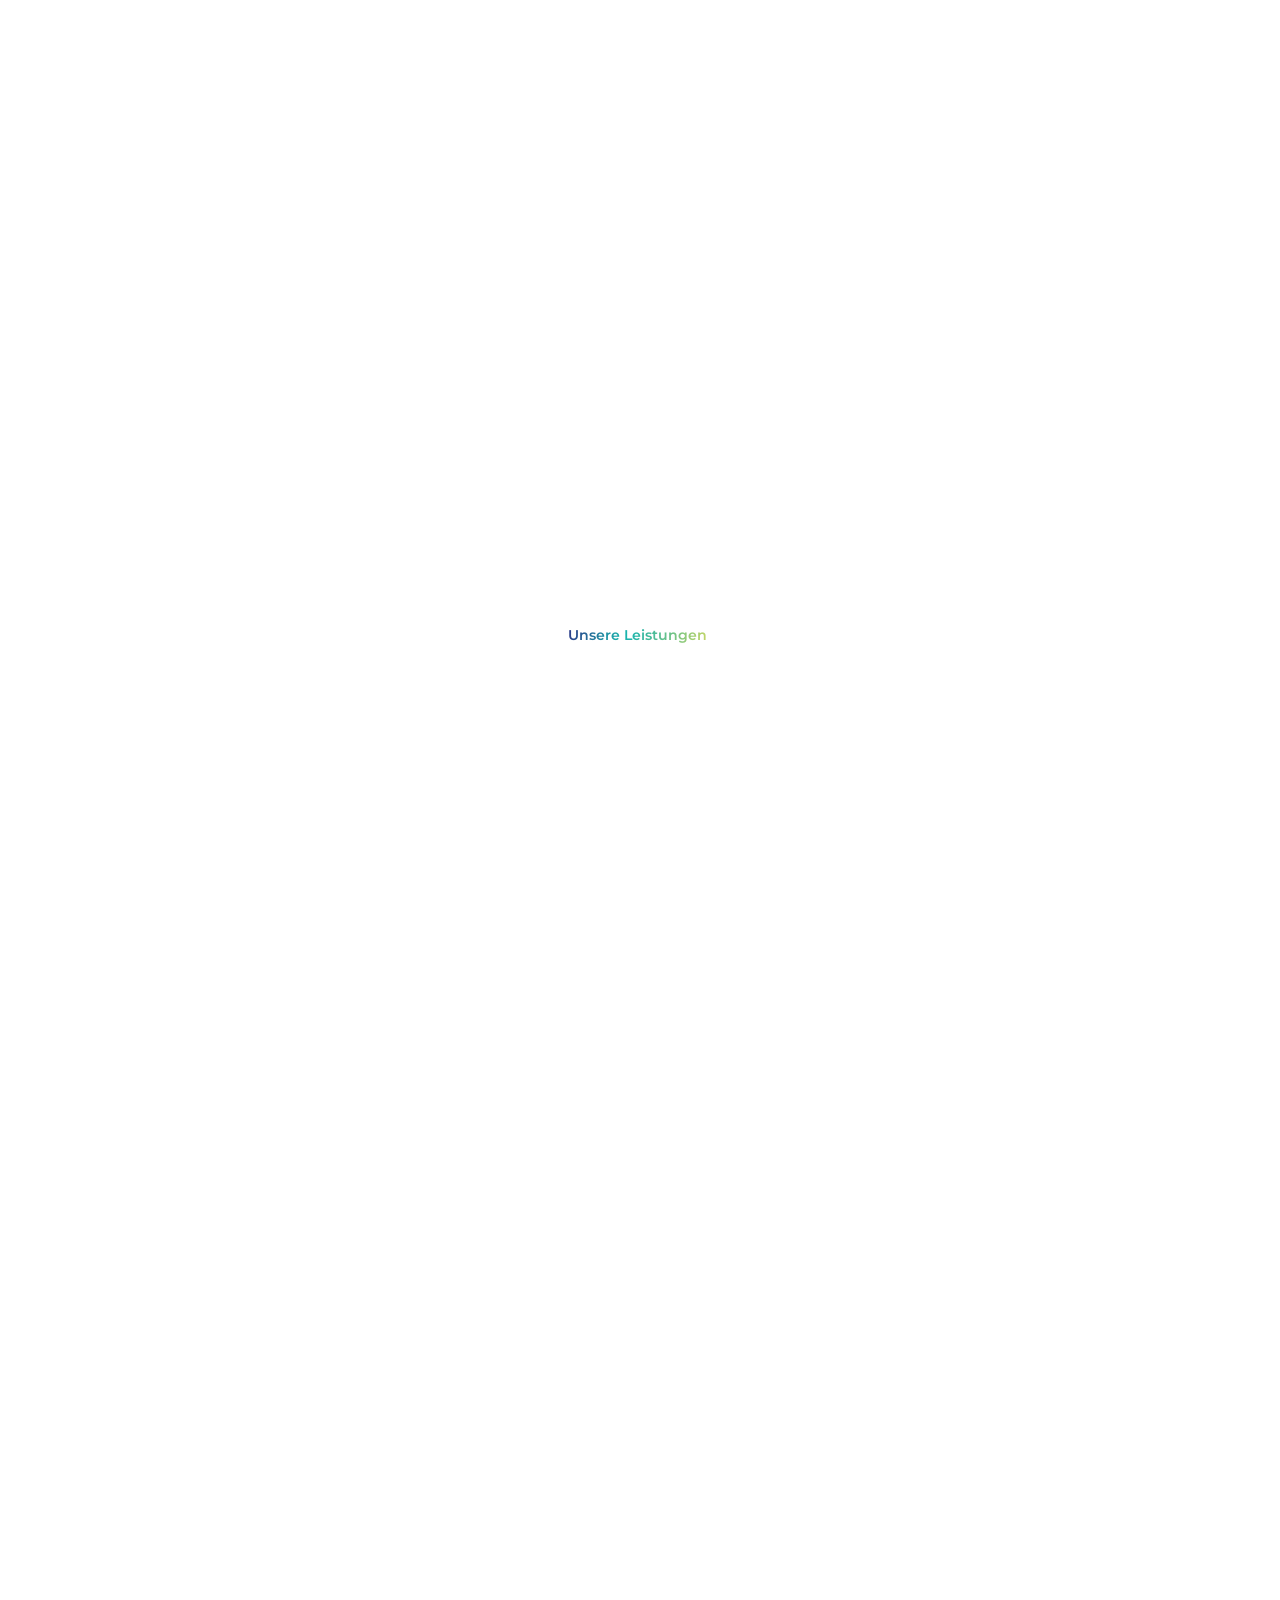
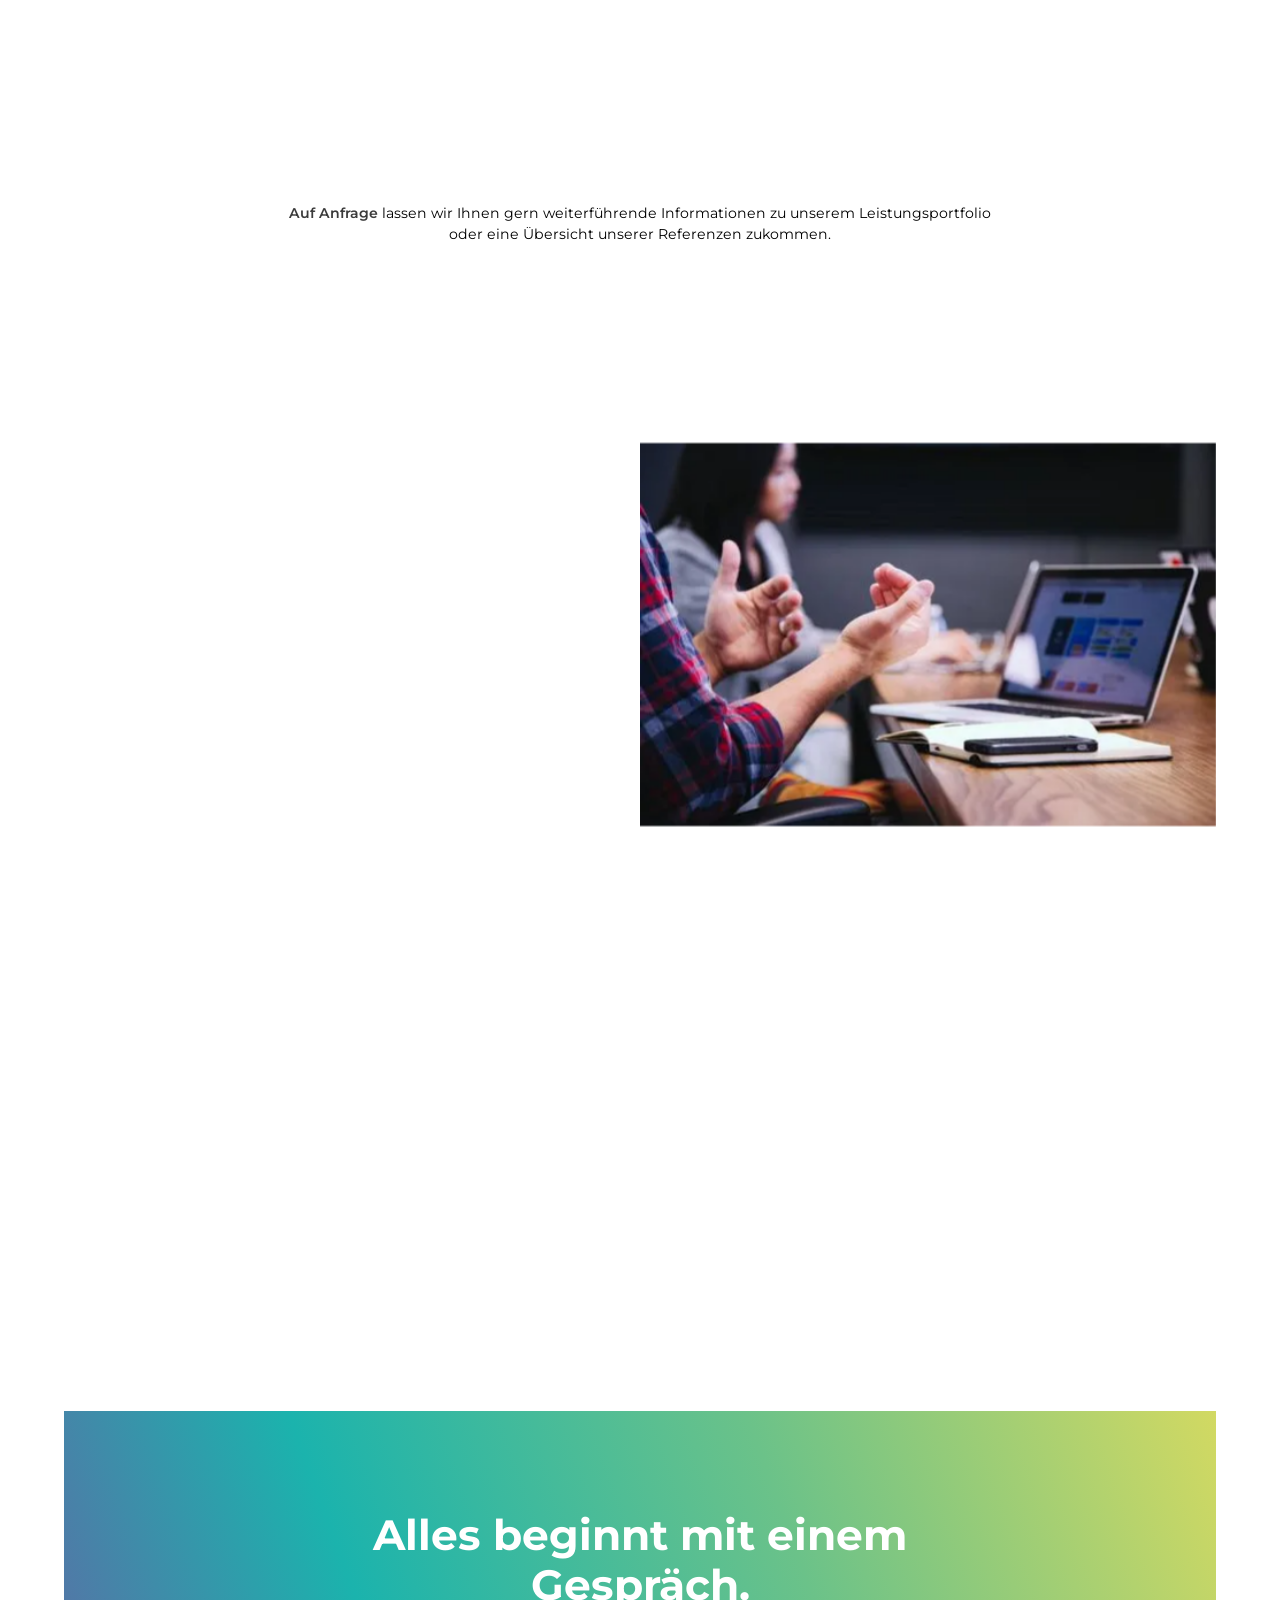
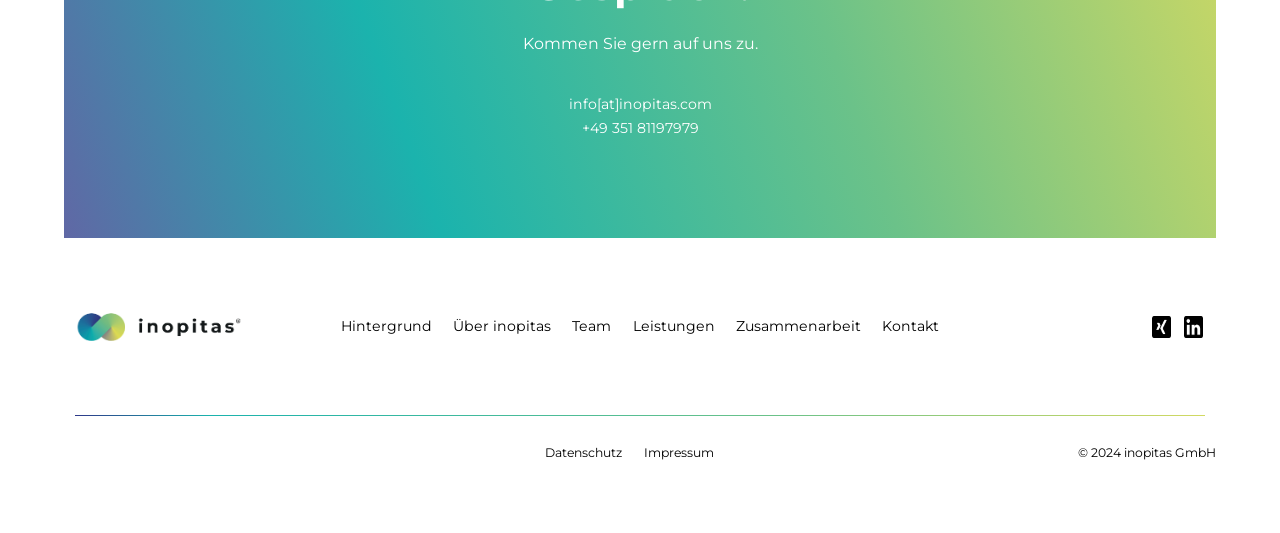
<file: home-content-server.html>
<!DOCTYPE html><!--  This site was created in Webflow. https://webflow.com  --><!--  Last Published: Wed Dec 18 2024 16:25:20 GMT+0000 (Coordinated Universal Time)  -->
<html data-wf-page="639cb4dbce9fd10b2999f7b4" data-wf-site="62ac91e08e7244201cd73ed8" lang="de">
<head>
  <meta charset="utf-8">
  <title>Home Content Server</title>
  <meta content="Die inopitas GmbH beschäftigt sich mit strategischen Fragen der Energiewende und begleitet Unternehmen insbesondere aus der Energie- und Wasserstoffwirtschaft." name="description">
  <meta content="Home Content Server" property="og:title">
  <meta content="Die inopitas GmbH beschäftigt sich mit strategischen Fragen der Energiewende und begleitet Unternehmen insbesondere aus der Energie- und Wasserstoffwirtschaft." property="og:description">
  <meta content="https://uploads-ssl.webflow.com/62ac91e08e7244201cd73ed8/636cb23234d44a456f4e4974_inopitas-preview.webp" property="og:image">
  <meta content="Home Content Server" property="twitter:title">
  <meta content="Die inopitas GmbH beschäftigt sich mit strategischen Fragen der Energiewende und begleitet Unternehmen insbesondere aus der Energie- und Wasserstoffwirtschaft." property="twitter:description">
  <meta content="https://uploads-ssl.webflow.com/62ac91e08e7244201cd73ed8/636cb23234d44a456f4e4974_inopitas-preview.webp" property="twitter:image">
  <meta property="og:type" content="website">
  <meta content="summary_large_image" name="twitter:card">
  <meta content="width=device-width, initial-scale=1" name="viewport">
  <meta content="Webflow" name="generator">
  <link href="css/normalize.css" rel="stylesheet" type="text/css">
  <link href="css/webflow.css" rel="stylesheet" type="text/css">
  <link href="css/inopitas.webflow.css" rel="stylesheet" type="text/css">
  <script type="text/javascript">!function(o,c){var n=c.documentElement,t=" w-mod-";n.className+=t+"js",("ontouchstart"in o||o.DocumentTouch&&c instanceof DocumentTouch)&&(n.className+=t+"touch")}(window,document);</script>
  <link href="images/favicon.png" rel="shortcut icon" type="image/x-icon">
  <link href="images/webclip.png" rel="apple-touch-icon">
  <style>
  * {
  -webkit-font-smoothing: antialiased;
  -moz-osx-font-smoothing: grayscale;
}
</style>
  <!--  You can remove this  -->
  <meta name="facebook-domain-verification" content="mlk59ybu44651lzcbhhxjfl8vfae8q">
  <style>
body {
    -ms-hyphens: auto;
    -webkit-hyphens: auto;
    hyphens: auto;
}
</style>
  <style>
  html { font-size: 1rem; }
  @media screen and (max-width:1536px) { html { font-size: calc(0.2954128440366972rem + 0.7339449541284404vw); } }
  @media screen and (max-width:991px) { html { font-size: 1rem; } }
</style>
  <link rel="alternate" hreflang="de" href="https://www.inopitas.com">
</head>
<body>
  <div class="page-wrapper _1">
    <div class="global-styles w-embed">
      <style>
/* Snippet gets rid of top margin on first element in any rich text*/
.w-richtext>:first-child {
	margin-top: 0;
}
/* Snippet gets rid of bottom margin on last element in any rich text*/
.w-richtext>:last-child, .w-richtext ol li:last-child, .w-richtext ul li:last-child {
    margin-bottom: 0;
}
/* Snippet makes all link elements listed below to inherit color from their parent */
a, 
.w-tab-link,
.w-nav-link,
.w-dropdown-btn,
.w-dropdown-toggle,
.w-dropdown-link
{
color: inherit;
}
/* Snippet prevents all click and hover interaction with an element */
.clickable-off {
  pointer-events: none;
}
/* Snippet enables all click and hover interaction with an element */
.clickable-on{
  pointer-events: auto;
}
/* Snippet enables you to add class of div-square which creates and maintains a 1:1 dimension of a div.*/
.div-square::after {
  content: "";
  display: block;
  padding-bottom: 100%;
}
/*Hide focus outline for main content element*/
    main:focus-visible {
    outline: -webkit-focus-ring-color auto 0px;
}
/* Make sure containers never lose their center alignment*/
.container-medium, .container-small, .container-large {
  margin-right: auto !important;
  margin-left: auto !important;
}
/*Reset selects, buttons, and links styles*/
.w-input, .w-select, a {
color: inherit;
text-decoration: inherit;
font-size: inherit;
}
/*Apply "..." after 3 lines of text */
.text-style-3lines {
    display: -webkit-box;
    overflow: hidden;
    -webkit-line-clamp: 3;
    -webkit-box-orient: vertical;
}
/* Apply "..." after 2 lines of text */
.text-style-2lines {
    display: -webkit-box;
    overflow: hidden;
    -webkit-line-clamp: 2;
    -webkit-box-orient: vertical;
}
/* Apply "..." at 100% width */
.truncate-width { 
		width: 100%; 
    white-space: nowrap; 
    overflow: hidden; 
    text-overflow: ellipsis; 
}
/* Removes native scrollbar */
.no-scrollbar {
    -ms-overflow-style: none;  // IE 10+
    overflow: -moz-scrollbars-none;  // Firefox
}
.no-scrollbar::-webkit-scrollbar {
    display: none; // Safari and Chrome
}
</style>
    </div>
    <div data-collapse="medium" data-animation="default" data-duration="400" data-w-id="1b598fd7-7f14-fb5e-808f-7b067585413d" data-easing="ease" data-easing2="ease" role="banner" class="navbar1_component w-nav">
      <div class="navbar1_container">
        <a href="index.html" class="navbar1_logo-link w-nav-brand"><img src="images/Inopitas_Logo_Farbe_QF_1.avif" loading="lazy" width="174" sizes="(max-width: 479px) 73vw, (max-width: 991px) 174px, (max-width: 1279px) 17vw, 174px" alt="inopitas GmbH logo" srcset="images/Inopitas_Logo_Farbe_QF_1Inopitas_Logo_Farbe_QF.avif 500w, images/Inopitas_Logo_Farbe_QF_1Inopitas_Logo_Farbe_QF.avif 800w, images/Inopitas_Logo_Farbe_QF_1Inopitas_Logo_Farbe_QF.avif 1080w, images/Inopitas_Logo_Farbe_QF_1Inopitas_Logo_Farbe_QF.avif 1600w, images/Inopitas_Logo_Farbe_QF_1.avif 5943w" class="navbar1_logo"></a>
        <nav role="navigation" class="navbar1_menu w-nav-menu">
          <a href="#hintergrund" class="navbar1_link w-nav-link">Hintergrund</a>
          <div data-hover="true" data-delay="0" data-w-id="1b598fd7-7f14-fb5e-808f-7b0675854144" class="w-dropdown">
            <div class="navbar3_dropdown-toggle w-dropdown-toggle">
              <div data-w-id="1b598fd7-7f14-fb5e-808f-7b0675854146" class="icon-4 w-icon-dropdown-toggle"></div>
              <div class="navbar1_link _1">Über Uns</div>
            </div>
            <nav data-w-id="1b598fd7-7f14-fb5e-808f-7b0675854149" class="dropdown-list w-dropdown-list">
              <div class="div-block-10">
                <a href="#ueber-uns" class="navbar1_link _2 w-dropdown-link">Über inopitas</a>
                <a href="team.html" class="navbar1_link _2 w-dropdown-link">Team</a>
              </div>
            </nav>
          </div>
          <a href="#leistungen" class="navbar1_link w-nav-link">Leistungen</a>
          <a href="#prozess" class="navbar1_link w-nav-link">Zusammenarbeit</a>
          <div class="navbar1_link lng">
            <div>
              <a href="index.html"><strong>DE</strong></a> / <a href="home-en.html">EN</a>
            </div>
          </div>
          <div class="navbar1_menu-buttons">
            <div class="navbar1_button-wrapper">
              <a href="#kontakt" class="button-secondary w-button">Kontakt</a>
            </div>
          </div>
          <div class="w-layout-grid footer4_social-list _1">
            <a id="w-node-_1b598fd7-7f14-fb5e-808f-7b0675854160-7585413d" href="https://www.xing.com/pages/inopitas" target="_blank" class="w-inline-block"><img src="images/xing.webp" loading="lazy" id="w-node-_1b598fd7-7f14-fb5e-808f-7b0675854161-7585413d" alt="" class="social-icon"></a>
            <a id="w-node-_1b598fd7-7f14-fb5e-808f-7b0675854162-7585413d" href="https://www.linkedin.com/company/inopitas/?viewAsMember=true" target="_blank" class="w-inline-block"><img src="images/linkedin-logo.webp" loading="lazy" id="w-node-_1b598fd7-7f14-fb5e-808f-7b0675854163-7585413d" alt="" class="social-icon"></a>
          </div>
        </nav>
        <div class="navbar1_menu-button w-nav-button">
          <div class="menu-icon1">
            <div class="menu-icon1_line-top"></div>
            <div class="menu-icon1_line-middle">
              <div class="menu-icon_line-middle-inner"></div>
            </div>
            <div class="menu-icon1_line-bottom"></div>
          </div>
        </div>
      </div>
    </div>
    <main class="main-wrapper">
      <div data-w-id="44239d0d-9657-be62-594a-a7ffccebaad9" class="header-section _1">
        <div class="sticky-container-2 _1">
          <div class="div-block-9">
            <a href="#leistungen" class="button-tertiary-2 margin-left margin-xxsmall _1 w-inline-block">
              <div class="text-block-2">Unsere Leistungen</div>
              <div class="button-tertiary_icon _1 w-embed"><svg width="16" height="16" viewbox="0 0 16 16" fill="none" xmlns="http://www.w3.org/2000/svg">
                  <path d="M6 3L11 8L6 13" stroke="CurrentColor" stroke-width="1.5"></path>
                </svg></div>
            </a>
          </div>
          <div class="content-background-3">
            <div class="div-block-6">
              <div class="w-embed"><video src="https://res.cloudinary.com/dtcl9cifa/video/upload/v1671208329/pinwheel_-_11051_1080p_xbtl4g.mp4" autoplay="" loop="" muted="" style="width: 100vw; height: 100vh; overflow: hidden; position: absolute; object-fit: cover; "></video></div>
            </div>
          </div>
          <div class="content-text-container-2">
            <div class="content-text-wrapper _1 _6">
              <h1 class="text-color-white intro padding-horizontal">Ihr Ansprechpartner und Spezialist auf dem Weg der integrierten Energiewende</h1>
            </div>
            <div class="content-text-wrapper _2 _6">
              <div class="container w-container">
                <div class="content-text padding-horizontal padding-xhuge _2">Die inopitas beschäftigt sich mit <strong>strategischen Fragestellungen</strong> der Energiewende und begleitet Unternehmen und Institutionen aus der <strong>Energie- und Wasserstoffwirtschaft</strong>, der <strong>(E-)Mobilität </strong>und darüber hinaus.<br>‍<br>Wir steuern und <strong>realisieren </strong><strong>Projekte </strong>und bieten unseren Kund:innen dabei ganzheitliche Lösungen – von der <strong>Analyse und Konzeption</strong> bis hin zur erfolgreichen <strong>Operationalisierung und Implementierung</strong>.</div>
              </div>
            </div>
          </div>
        </div>
      </div>
      <section class="challenges-section">
        <div id="hintergrund" class="anchor-div hintergrund"></div>
        <div class="page-padding">
          <div class="container-large">
            <div class="padding-vertical">
              <div data-w-id="d6705494-afac-35a1-f994-5800ad705258" class="orizzontal-section">
                <div class="horizontal-scroll landing-3">
                  <div data-w-id="d6705494-afac-35a1-f994-5800ad70525a" style="opacity:0" class="div-block-3">
                    <div class="margin-bottom margin-large">
                      <div class="max-width-large">
                        <div class="text-align-center">
                          <div class="margin-bottom margin-xsmall">
                            <div class="text-weight-semibold"><span class="hero-gradient-heading">Hintergrund</span></div>
                          </div>
                          <h2 class="heading-medium _1 _2">Vielfältige Trends und Herausforderungen bestimmen unser aller Handeln.</h2>
                          <h2 class="heading-medium _1 _3">Vielfältige Trends und Herausforderungen bestimmen unser aller Handeln.</h2>
                        </div>
                      </div>
                    </div>
                  </div>
                  <div class="container-landing-1">
                    <div class="move-scroll">
                      <div class="w-layout-grid grid-problems">
                        <div id="w-node-d6705494-afac-35a1-f994-5800ad705268-2999f7b4" data-w-id="d6705494-afac-35a1-f994-5800ad705268" style="opacity:0" class="brand-grid">
                          <div class="icon w-embed"><svg width="420" height="420" viewbox="0 0 24 24" fill="none" xmlns="http://www.w3.org/2000/svg">
                              <path d="M21 1V13C20.9998 14.5736 20.587 16.1197 19.8027 17.484C19.0185 18.8483 17.8902 19.9831 16.5305 20.7752C15.1708 21.5674 13.6272 21.9892 12.0536 21.9986C10.48 22.0079 8.93142 21.6045 7.56238 20.8286C6.19334 20.0527 5.05166 18.9314 4.25124 17.5766C3.45081 16.2217 3.01961 14.6807 3.00065 13.1072C2.98169 11.5336 3.37563 9.98265 4.14318 8.6089C4.91073 7.23516 6.02505 6.08667 7.375 5.278L14 1.453V4.223L21 1ZM19 4.122L12 7.346V4.916L8.597 6.881C7.54678 7.46485 6.66461 8.30931 6.03548 9.33305C5.40634 10.3568 5.05146 11.5253 5.005 12.726L5 13C4.9991 14.8363 5.71983 16.5995 7.0068 17.9093C8.29378 19.2192 10.0439 19.9709 11.88 20.0024C13.716 20.0339 15.4909 19.3426 16.8221 18.0776C18.1532 16.8127 18.9339 15.0753 18.996 13.24L19 13V4.122ZM12 8C13.3261 8 14.5979 8.52678 15.5355 9.46447C16.4732 10.4021 17 11.6739 17 13C17 14.3261 16.4732 15.5979 15.5355 16.5355C14.5979 17.4732 13.3261 18 12 18C10.6739 18 9.40215 17.4732 8.46447 16.5355C7.52678 15.5979 7 14.3261 7 13C7 11.6739 7.52678 10.4021 8.46447 9.46447C9.40215 8.52678 10.6739 8 12 8ZM12 10C11.2044 10 10.4413 10.3161 9.87868 10.8787C9.31607 11.4413 9 12.2044 9 13C9 13.7956 9.31607 14.5587 9.87868 15.1213C10.4413 15.6839 11.2044 16 12 16C12.7956 16 13.5587 15.6839 14.1213 15.1213C14.6839 14.5587 15 13.7956 15 13C15 12.2044 14.6839 11.4413 14.1213 10.8787C13.5587 10.3161 12.7956 10 12 10Z" fill="currentColor"></path>
                            </svg>
                          </div>
                          <h3 class="heading-medium padding-vertical padding-xsmall"><strong>Klimawandel und Dekarbonisierung</strong></h3>
                          <p>Transformation von einem fossilen, kohlenwasserstoffbasierten hin zu einem treibhausgasneutralen, strombasierten Primärenergiesystem als globale, industrieübergreifende Aufgabe</p>
                        </div>
                        <div data-w-id="4489bb2c-863c-ddb7-b6ec-c964b4dc07ce" style="opacity:0" class="brand-grid">
                          <div class="icon w-embed"><svg width="420" height="420" viewbox="0 0 24 24" fill="none" xmlns="http://www.w3.org/2000/svg">
                              <path d="M21 3V5C21 14.627 15.627 19 9 19H5.243C5.08 19.912 5 20.907 5 22H3C3 20.637 3.116 19.4 3.346 18.268C3.116 16.974 3 15.218 3 13C3 7.477 7.477 3 13 3C15 3 17 4 21 3ZM13 5C8.582 5 5 8.582 5 13C5 13.362 5.003 13.711 5.01 14.046C6.264 12.068 8.101 10.505 10.504 9.132L11.496 10.868C8.641 12.5 6.747 14.354 5.776 17H9C15.015 17 18.871 13.027 18.997 5.388C17.625 5.521 16.35 5.436 14.777 5.2C13.627 5.027 13.401 5 13 5Z" fill="currentColor"></path>
                            </svg>
                          </div>
                          <h3 class="heading-medium padding-vertical padding-xsmall"><strong>Zielkonflikte der Energieversorgung </strong></h3>
                          <p>Vereinbarung komplexer Zielgrößen hinsichtlich Nachhaltigkeit, Versorgungssicherheit und Wettbewerbsfähigkeit zur langfristigen Sicherung von Wirtschaftsstandorten</p>
                        </div>
                        <div data-w-id="5c530b23-81a4-5995-87bb-8cd3af161833" style="opacity:0" class="brand-grid">
                          <div class="icon w-embed"><svg width="420" height="420" viewbox="0 0 24 24" fill="none" xmlns="http://www.w3.org/2000/svg">
                              <path d="M12 18.485L16.243 14.243C17.082 13.4038 17.6534 12.3347 17.8848 11.1708C18.1162 10.007 17.9973 8.80063 17.5432 7.70434C17.089 6.60804 16.32 5.67103 15.3333 5.01178C14.3466 4.35254 13.1866 4.00067 12 4.00067C10.8134 4.00067 9.65336 4.35254 8.66669 5.01178C7.68002 5.67103 6.91098 6.60804 6.45682 7.70434C6.00267 8.80063 5.88379 10.007 6.11522 11.1708C6.34665 12.3347 6.91799 13.4038 7.757 14.243L12 18.485ZM17.657 15.657L12 21.314L6.343 15.657C5.22422 14.5381 4.46234 13.1127 4.15369 11.5608C3.84504 10.009 4.00349 8.40047 4.60901 6.93868C5.21452 5.4769 6.2399 4.22749 7.55548 3.34846C8.87107 2.46943 10.4178 2.00024 12 2.00024C13.5822 2.00024 15.1289 2.46943 16.4445 3.34846C17.7601 4.22749 18.7855 5.4769 19.391 6.93868C19.9965 8.40047 20.155 10.009 19.8463 11.5608C19.5377 13.1127 18.7758 14.5381 17.657 15.657V15.657ZM5 22H19V24H5V22Z" fill="currentColor"></path>
                            </svg>
                          </div>
                          <h3 class="heading-medium padding-vertical padding-xsmall"><strong>(De-)Globalisierung und Ressourcen</strong></h3>
                          <p><span>Neubewertung und Diversifizierung strategischer Partnerschaften und Handelsbeziehungen zur Sicherung von Lieferketten und Erhöhung der energiepolitischen Resilienz</span></p>
                        </div>
                        <div data-w-id="bcde3589-ed15-ac40-01f4-7941e1be78a5" style="opacity:0" class="brand-grid">
                          <div class="icon w-embed"><svg width="420" height="420" viewbox="0 0 24 24" fill="none" xmlns="http://www.w3.org/2000/svg">
                              <path d="M11.9999 12.586L16.2429 16.828L14.8279 18.243L12.9999 16.415V22H10.9999V16.413L9.17189 18.243L7.75689 16.828L11.9999 12.586ZM11.9999 2C13.7169 2.00008 15.374 2.63111 16.6561 3.77312C17.9382 4.91512 18.756 6.48846 18.9539 8.194C20.1982 8.53332 21.2836 9.2991 22.0206 10.3575C22.7575 11.416 23.099 12.6997 22.9855 13.9844C22.872 15.2691 22.3106 16.473 21.3995 17.3858C20.4883 18.2986 19.2854 18.8622 18.0009 18.978V16.964C18.4611 16.8983 18.9035 16.7416 19.3025 16.503C19.7014 16.2644 20.0488 15.9487 20.3245 15.5744C20.6001 15.2001 20.7984 14.7746 20.9078 14.3228C21.0172 13.8711 21.0355 13.402 20.9616 12.9431C20.8878 12.4841 20.7232 12.0445 20.4776 11.6498C20.232 11.2552 19.9102 10.9134 19.5311 10.6445C19.152 10.3755 18.7231 10.1848 18.2694 10.0834C17.8158 9.98203 17.3465 9.97203 16.8889 10.054C17.0455 9.32489 17.037 8.56997 16.8641 7.84455C16.6912 7.11913 16.3582 6.44158 15.8895 5.86153C15.4208 5.28147 14.8283 4.81361 14.1554 4.49219C13.4824 4.17078 12.7461 4.00397 12.0004 4.00397C11.2546 4.00397 10.5183 4.17078 9.84542 4.49219C9.1725 4.81361 8.57999 5.28147 8.1113 5.86153C7.64261 6.44158 7.3096 7.11913 7.13668 7.84455C6.96375 8.56997 6.95528 9.32489 7.11189 10.054C6.19955 9.88267 5.25651 10.0808 4.49024 10.6048C3.72396 11.1287 3.19722 11.9357 3.02589 12.848C2.85456 13.7603 3.05268 14.7034 3.57666 15.4697C4.10063 16.2359 4.90755 16.7627 5.81989 16.934L5.99989 16.964V18.978C4.71534 18.8623 3.5123 18.2989 2.60103 17.3862C1.68976 16.4735 1.12822 15.2696 1.01457 13.9848C0.900915 12.7001 1.24237 11.4163 1.97926 10.3578C2.71615 9.29926 3.8016 8.53339 5.04589 8.194C5.2436 6.48838 6.0613 4.91491 7.34347 3.77287C8.62565 2.63082 10.2829 1.99986 11.9999 2V2Z" fill="currentColor"></path>
                            </svg>
                          </div>
                          <h3 class="heading-medium padding-vertical padding-xsmall"><strong>Digitalisierung und Vernetzung</strong></h3>
                          <p>Berücksichtigung der Potenziale und des Einflusses von künstlicher Intelligenz, des Internets der Dinge und zunehmender Automatisierung auf Marktstrukturen und Geschäftsmodelle</p>
                        </div>
                        <div data-w-id="0ffb76ef-5194-0e42-6d5a-4c52851cfac3" style="opacity:0" class="brand-grid _1">
                          <div class="icon w-embed"><svg width="420" height="420" viewbox="0 0 24 24" fill="none" xmlns="http://www.w3.org/2000/svg">
                              <path d="M12 11C13.3261 11 14.5979 11.5268 15.5355 12.4645C16.4732 13.4021 17 14.6739 17 16V22H15V16C15 15.2348 14.7077 14.4985 14.1827 13.9417C13.6578 13.385 12.9399 13.0499 12.176 13.005L12 13C11.2348 13 10.4985 13.2923 9.94174 13.8173C9.38499 14.3422 9.04989 15.0601 9.005 15.824L9 16V22H7V16C7 14.6739 7.52678 13.4021 8.46447 12.4645C9.40215 11.5268 10.6739 11 12 11ZM5.5 14C5.779 14 6.05 14.033 6.31 14.094C6.13902 14.603 6.03777 15.1328 6.009 15.669L6 16V16.086C5.88505 16.0449 5.76549 16.018 5.644 16.006L5.5 16C5.12712 16 4.76761 16.1389 4.49158 16.3896C4.21555 16.6403 4.0428 16.9848 4.007 17.356L4 17.5V22H2V17.5C2 16.5717 2.36875 15.6815 3.02513 15.0251C3.6815 14.3687 4.57174 14 5.5 14V14ZM18.5 14C19.4283 14 20.3185 14.3687 20.9749 15.0251C21.6313 15.6815 22 16.5717 22 17.5V22H20V17.5C20 17.1271 19.8611 16.7676 19.6104 16.4916C19.3597 16.2156 19.0152 16.0428 18.644 16.007L18.5 16C18.325 16 18.157 16.03 18 16.085V16C18 15.334 17.892 14.694 17.691 14.096C17.95 14.033 18.221 14 18.5 14ZM5.5 8C6.16304 8 6.79893 8.26339 7.26777 8.73223C7.73661 9.20107 8 9.83696 8 10.5C8 11.163 7.73661 11.7989 7.26777 12.2678C6.79893 12.7366 6.16304 13 5.5 13C4.83696 13 4.20107 12.7366 3.73223 12.2678C3.26339 11.7989 3 11.163 3 10.5C3 9.83696 3.26339 9.20107 3.73223 8.73223C4.20107 8.26339 4.83696 8 5.5 8V8ZM18.5 8C19.163 8 19.7989 8.26339 20.2678 8.73223C20.7366 9.20107 21 9.83696 21 10.5C21 11.163 20.7366 11.7989 20.2678 12.2678C19.7989 12.7366 19.163 13 18.5 13C17.837 13 17.2011 12.7366 16.7322 12.2678C16.2634 11.7989 16 11.163 16 10.5C16 9.83696 16.2634 9.20107 16.7322 8.73223C17.2011 8.26339 17.837 8 18.5 8V8ZM5.5 10C5.36739 10 5.24021 10.0527 5.14645 10.1464C5.05268 10.2402 5 10.3674 5 10.5C5 10.6326 5.05268 10.7598 5.14645 10.8536C5.24021 10.9473 5.36739 11 5.5 11C5.63261 11 5.75979 10.9473 5.85355 10.8536C5.94732 10.7598 6 10.6326 6 10.5C6 10.3674 5.94732 10.2402 5.85355 10.1464C5.75979 10.0527 5.63261 10 5.5 10ZM18.5 10C18.3674 10 18.2402 10.0527 18.1464 10.1464C18.0527 10.2402 18 10.3674 18 10.5C18 10.6326 18.0527 10.7598 18.1464 10.8536C18.2402 10.9473 18.3674 11 18.5 11C18.6326 11 18.7598 10.9473 18.8536 10.8536C18.9473 10.7598 19 10.6326 19 10.5C19 10.3674 18.9473 10.2402 18.8536 10.1464C18.7598 10.0527 18.6326 10 18.5 10ZM12 2C13.0609 2 14.0783 2.42143 14.8284 3.17157C15.5786 3.92172 16 4.93913 16 6C16 7.06087 15.5786 8.07828 14.8284 8.82843C14.0783 9.57857 13.0609 10 12 10C10.9391 10 9.92172 9.57857 9.17157 8.82843C8.42143 8.07828 8 7.06087 8 6C8 4.93913 8.42143 3.92172 9.17157 3.17157C9.92172 2.42143 10.9391 2 12 2V2ZM12 4C11.4696 4 10.9609 4.21071 10.5858 4.58579C10.2107 4.96086 10 5.46957 10 6C10 6.53043 10.2107 7.03914 10.5858 7.41421C10.9609 7.78929 11.4696 8 12 8C12.5304 8 13.0391 7.78929 13.4142 7.41421C13.7893 7.03914 14 6.53043 14 6C14 5.46957 13.7893 4.96086 13.4142 4.58579C13.0391 4.21071 12.5304 4 12 4V4Z" fill="currentColor"></path>
                            </svg>
                          </div>
                          <h3 class="heading-medium padding-vertical padding-xsmall"><strong>Neue Wege der Beschäftigung</strong><br></h3>
                          <p>Umgang mit anspruchsvollen, dynamischen Anforderungsprofilen und zunehmendem Fachkräftemangel; Konzepte zur zeit- und kompetenzgerechten Deckung volatiler Personalbedarfe</p>
                        </div>
                      </div>
                    </div>
                  </div>
                  <div class="container-landing-1 absolut">
                    <div class="line-indicator">
                      <div class="line-size"></div>
                    </div>
                  </div>
                </div>
              </div>
            </div>
          </div>
        </div>
      </section>
      <div class="why-section">
        <div class="page-padding">
          <div data-w-id="692dee82-73d8-b817-3a39-ef6e8242a08a" class="content-section-2">
            <div class="sticky-container-2">
              <div class="content-text-container-2">
                <div class="content-text-wrapper _1">
                  <div class="content-text-2 _2"><span class="text-span-3">Warum inopitas</span><br><br>Wir verstehen uns im Kontext einer tiefgreifenden Transformation, welchem die Ökosysteme als Ganzes, aber auch jeder einzelne Akteur unterliegen.<br><br>Der Umgang mit der Komplexität der Energiewende und die Ableitung individueller Lösungen für unsere Kund:innen sind unsere Mission und tägliche Arbeit.</div>
                </div>
                <div class="content-text-wrapper _2">
                  <div class="content-text-2 _1">Wir verstehen uns im Kontext einer tiefgreifenden Transformation, welchem die Ökosysteme als Ganzes, aber auch jeder einzelne Akteur unterliegen.<br><br>Der Umgang mit der Komplexität der Energiewende und die Ableitung individueller Lösungen für unsere Kund:innen sind unsere Mission und tägliche Arbeit.<br></div>
                </div>
                <div class="content-text-wrapper _3">
                  <div class="content-text-2">Um die resultierenden komplexen Herausforderungen anzugehen und dabei heterogenen Anforderungen gerecht zu werden, bedarf es vielseitiger fachlich-methodischer Expertise und Erfahrung sowie vertrauensvoller Zusammenarbeit.</div>
                </div>
              </div>
            </div>
          </div>
        </div>
      </div>
      <div class="page-padding _2">
        <h2 data-w-id="d8479ffe-6f71-e1d3-9bee-1539c7ab796b" style="opacity:0" class="heading-2 heading-medium">Warum inopitas</h2>
        <p data-w-id="7aba51b4-cd42-f175-1042-c0e37134be6f" style="opacity:0" class="paragraph-2">Wir verstehen uns im Kontext einer tiefgreifenden Transformation, welchem die Ökosysteme als Ganzes, aber auch jeder einzelne Akteur unterliegen.<br><br>Der Umgang mit der Komplexität der Energiewende und die Ableitung individueller Lösungen für unsere Kund:innen sind unsere Mission und tägliche Arbeit.</p>
      </div>
      <section id="ueber-uns" class="about-section _1">
        <section id="scroll" class="section-about-story-2">
          <div class="padding-vertical-2 padding-xhuge">
            <div class="page-padding-2">
              <div class="container-large-2"></div>
            </div>
            <div class="page-padding">
              <div id="w-node-_539f22eb-6a5f-81cd-0941-e4f88e0a341c-2999f7b4" class="container-large-2">
                <div class="story-component">
                  <div id="w-node-_539f22eb-6a5f-81cd-0941-e4f88e0a341e-2999f7b4" class="image-background-sticky"><img src="images/inopitas_gruender-2.webp" loading="lazy" sizes="(max-width: 479px) 100vw, (max-width: 991px) 90vw, (max-width: 1919px) 45vw, 768px" srcset="images/inopitas_gruender-2-p-500.jpg 500w, images/inopitas_gruender-2-p-800.jpg 800w, images/inopitas_gruender-2-p-1080.jpg 1080w, images/inopitas_gruender-2.webp 1500w" alt="Die Gründer der inopitas GmbH
" class="image-6"></div>
                  <div data-w-id="539f22eb-6a5f-81cd-0941-e4f88e0a3421" class="layout207_content padding-vertical padding-xxlarge _1">
                    <div class="margin-bottom margin-xsmall">
                      <div class="text-weight-semibold"><span class="hero-gradient-heading">Über inopitas</span></div>
                    </div>
                    <div class="margin-bottom margin-small">
                      <h2 class="heading-2 heading-medium">Was wir tun und wofür wir stehen</h2>
                    </div>
                    <div class="margin-bottom margin-medium">
                      <p data-w-id="539f22eb-6a5f-81cd-0941-e4f88e0a3429" style="opacity:0" class="paragraph-16">Die inopitas GmbH beschäftigt sich mit Fragestellungen und Herausforderungen der Energiewende. Wir begleiten Unternehmen und Institutionen aus der Energie- und Wasserstoffwirtschaft, dem Mobilitätssektor und darüber hinaus in der Konzeption, Durchführung und Implementierung strategischer Projekte.<br></p>
                    </div>
                    <div class="w-layout-grid layout32_item-list _1">
                      <div id="w-node-f322fd74-0f5a-9817-52cf-414a0bf87a5b-2999f7b4" data-w-id="f322fd74-0f5a-9817-52cf-414a0bf87a5b" style="opacity:0" class="layout32_item _1">
                        <div class="layout32_item-icon-wrapper"><img src="images/inopitas_Logo_Anstrich.svg" loading="lazy" alt="das inopitas logo " class="icon-1x1-medium _1"></div>
                        <div class="layout32_item-text-wrapper _1">
                          <p>Gegründet in 2022, Firmensitz in Dresden, weitere Präsenz in Essen</p>
                        </div>
                      </div>
                      <div id="w-node-_30350316-a76b-60dd-5e11-ed735d44f235-2999f7b4" data-w-id="30350316-a76b-60dd-5e11-ed735d44f235" style="opacity:0" class="layout32_item _1">
                        <div class="layout32_item-icon-wrapper"><img src="images/inopitas_Logo_Anstrich.svg" loading="lazy" alt="das inopitas logo " class="icon-1x1-medium _1"></div>
                        <div class="layout32_item-text-wrapper _1">
                          <p>Langjährige Erfahrung im Technologie- und Strategiebereich verschiedener Industrien</p>
                        </div>
                      </div>
                      <div id="w-node-_6101b108-ba6f-955b-d4cc-aac1d266b413-2999f7b4" data-w-id="6101b108-ba6f-955b-d4cc-aac1d266b413" style="opacity:0" class="layout32_item _1">
                        <div class="layout32_item-icon-wrapper"><img src="images/inopitas_Logo_Anstrich.svg" loading="lazy" alt="das inopitas logo " class="icon-1x1-medium _1"></div>
                        <div class="layout32_item-text-wrapper _1">
                          <p>Komplementäre Kompetenzen aus interner und externer Unternehmensberatung</p>
                        </div>
                      </div>
                      <div id="w-node-c4f109a8-da0d-eec1-bac4-93459da20fc1-2999f7b4" data-w-id="c4f109a8-da0d-eec1-bac4-93459da20fc1" style="opacity:0" class="layout32_item _1">
                        <div class="layout32_item-icon-wrapper"><img src="images/inopitas_Logo_Anstrich.svg" loading="lazy" alt="das inopitas logo " class="icon-1x1-medium _1"></div>
                        <div class="layout32_item-text-wrapper _1">
                          <p>10+ Jahre Erfahrung in Projekten der Energie- und Wasserstoffwirtschaft sowie des Mobilitätssektors</p>
                        </div>
                      </div>
                    </div>
                    <p data-w-id="d1c79e63-76a7-89dd-5732-66930cbace09" style="opacity:0" class="margin-top margin-medium">Neben der partnerschaftlichen Zusammenarbeit liegen die Erfolgsfaktoren unserer Projekte in einem methodisch-fundierten Aufsatz, einer zielgerichteten Steuerung und dem Verständnis von interdependenten Zusammenhängen. Auf diese Weise gewährleisten wir ein effizientes Vorgehen geprägt durch effektive Maßnahmen. <br><br>Durch die Verbindung unserer Hintergründe und Fähigkeiten, die kontinuierliche Weiterentwicklung sowie starke Netzwerkpartner sind wir in der Lage, Ihren individuellen Anfragen und Anforderungen gerecht zu werden. <br><br>Wir streben die langfristige und erfolgreiche Zusammenarbeit mit Ihnen an, die auf unseren Grundwerten der Transparenz, Offenheit und dem vertrauensvollen Umgang miteinander basiert.<br></p>
                    <div class="margin-top margin-small">
                      <div class="button-row _1">
                        <div class="button-wrapper gradient">
                          <div>
                            <a data-w-id="539f22eb-6a5f-81cd-0941-e4f88e0a345c" style="opacity:0" href="team.html" class="button-secondary w-button">Team</a>
                          </div>
                        </div>
                        <div class="button-wrapper">
                          <a href="#kontakt" data-w-id="539f22eb-6a5f-81cd-0941-e4f88e0a345f" style="opacity:0" class="button-tertiary-2 margin-left margin-xxsmall w-inline-block">
                            <div><span>Kontakt</span></div>
                            <div class="button-tertiary_icon w-embed"><svg width="16" height="16" viewbox="0 0 16 16" fill="none" xmlns="http://www.w3.org/2000/svg">
                                <path d="M6 3L11 8L6 13" stroke="CurrentColor" stroke-width="1.5"></path>
                              </svg></div>
                          </a>
                        </div>
                      </div>
                    </div>
                  </div>
                </div>
              </div>
            </div>
          </div>
        </section>
      </section>
      <section data-w-id="3d7334e2-c6b3-983e-bf2b-5afe1c0e8836" class="challenges-section _2">
        <div id="leistungen" class="anchor-div"></div>
        <div class="page-padding">
          <div class="container-large">
            <div class="padding-vertical padding-xhuge">
              <div class="layout299_component">
                <div class="margin-bottom margin-xhuge">
                  <div class="max-width-xlarge">
                    <div class="text-align-center">
                      <div class="margin-bottom margin-xsmall">
                        <div class="text-weight-semibold"><span class="hero-gradient-heading">Unsere Leistungen</span></div>
                      </div>
                      <h2 data-w-id="3d7334e2-c6b3-983e-bf2b-5afe1c0e883e" style="opacity:0" class="heading heading-medium">Portfolio in der Übersicht</h2>
                    </div>
                  </div>
                </div>
                <div class="w-layout-grid layout299_list">
                  <div id="w-node-_3d7334e2-c6b3-983e-bf2b-5afe1c0e8841-2999f7b4" data-w-id="3d7334e2-c6b3-983e-bf2b-5afe1c0e8841" style="opacity:0" class="layout299_item padding-horizontal padding-small _1">
                    <div class="margin-bottom margin-small"><img src="images/1_Tech-eoko_StudienAnalysen_2.svg" loading="lazy" data-w-id="3d7334e2-c6b3-983e-bf2b-5afe1c0e8843" alt="Leistungen: Techno-ökonomische Studien und Analysen" class="icon-1x1-large"></div>
                    <div class="margin-bottom margin-xsmall">
                      <div class="text-weight-semibold margin-bottom margin-xsmall"><span class="hero-gradient-heading">Analyse und Gestaltung</span></div>
                      <h3 class="heading-small _1 _2"><strong class="bold-text-7">Techno-ökonomische Studien und Analysen</strong></h3>
                    </div>
                    <ul role="list" class="list">
                      <li class="list-item">Markt- und Technologiestudien</li>
                      <li class="list-item">Machbarkeits-, Potenzial- und Wirtschaftlichkeitsanalysen</li>
                      <li class="list-item-5">KPIs, Benchmarks und modellbasierte Untersuchungen</li>
                      <li class="list-item-4">Lieferantenscreening und -bewertung</li>
                    </ul>
                  </div>
                  <div id="w-node-_3d7334e2-c6b3-983e-bf2b-5afe1c0e884a-2999f7b4" data-w-id="3d7334e2-c6b3-983e-bf2b-5afe1c0e884a" style="opacity:0" class="layout299_item padding-horizontal padding-small _1">
                    <div class="margin-bottom margin-small"><img src="images/5_KonzeptionvonOekosystemenModellregionen_3.webp" loading="lazy" alt="Leistungen: Konzeption von Ökosystemen und Modellregionen" class="icon-1x1-large"></div>
                    <div class="margin-bottom margin-xsmall">
                      <div class="text-weight-semibold margin-bottom margin-xsmall"><span class="hero-gradient-heading">Analyse und Gestaltung</span></div>
                      <h3 class="heading-small _1"><strong class="bold-text-6">Konzeption von Ökosystemen und Modellregionen</strong></h3>
                    </div>
                    <ul role="list" class="list">
                      <li class="list-item">Synchronisation von „Up-, Mid- und Downstream“</li>
                      <li class="list-item-4">Fördermittelbeschaffung <br>(Analyse, Antrag, etc.)</li>
                      <li class="list-item-5">Konsortialbegleitungen</li>
                      <li class="list-item">Design von Wertschöpfungsketten</li>
                    </ul>
                  </div>
                  <div data-w-id="3d7334e2-c6b3-983e-bf2b-5afe1c0e8853" style="opacity:0" class="layout299_item padding-horizontal padding-small _1">
                    <div class="margin-bottom margin-small"><img src="images/3_GeschaeftsfeldernOperationalisierung_2.svg" loading="lazy" alt="Leistungen: Aufbau von Geschäftsfeldern und Operationalisierung" class="icon-1x1-large"></div>
                    <div class="margin-bottom margin-xsmall">
                      <div class="text-weight-semibold margin-bottom margin-xsmall"><span class="hero-gradient-heading">Analyse und Gestaltung</span></div>
                      <h3 class="heading-small _1"><strong>Aufbau von Geschäftsfeldern und Operationalisierung</strong></h3>
                    </div>
                    <ul role="list" class="list">
                      <li class="list-item">Strategische Entscheidungen und Positionierung</li>
                      <li class="list-item">Geschäftsmodellentwicklung und -pilotierung</li>
                      <li class="list-item-5">Roadmap- und Projektentwicklung</li>
                      <li class="list-item-4">Transformation und PMI</li>
                    </ul>
                  </div>
                </div>
                <div class="w-layout-grid layout299_list _2">
                  <div data-w-id="3d7334e2-c6b3-983e-bf2b-5afe1c0e885d" style="opacity:0" class="layout299_item padding-horizontal padding-small _1 _2">
                    <div class="margin-bottom margin-small"><img src="images/4_ProjektsteuerungRealisierung_2.svg" loading="lazy" alt="Leistungen: Projektsteuerung
und Realisierung" class="icon-1x1-large"></div>
                    <div class="margin-bottom margin-xsmall _1">
                      <div class="text-weight-semibold margin-bottom margin-xsmall"><span class="hero-gradient-heading">Implementierung und Verstätigung</span></div>
                      <h3 class="heading-small _1"><strong>Projektsteuerung <br>und Realisierung</strong></h3>
                      <ul role="list" class="list _1">
                        <li class="list-item">Scoping, Aufsatz und Durchführung</li>
                        <li class="list-item">Teamführung und Koordination</li>
                        <li class="list-item-5">Stakeholdermgmt. und Reporting</li>
                        <li class="list-item-4">Design und Moderation von Workshops</li>
                      </ul>
                    </div>
                  </div>
                  <div data-w-id="3d7334e2-c6b3-983e-bf2b-5afe1c0e8866" style="opacity:0" class="layout299_item padding-horizontal padding-small _1">
                    <div class="margin-bottom margin-small"><img src="images/5_WeiterbildungBefähigung_1.svg" loading="lazy" alt="Leistungen: Weiterbildung
und Befähigung" class="icon-1x1-large"></div>
                    <div class="margin-bottom margin-xsmall">
                      <div class="text-weight-semibold margin-bottom margin-xsmall"><span class="hero-gradient-heading">Implementierung und Verstätigung</span></div>
                      <h3 class="heading-small _1"><strong class="bold-text">Weiterbildung <br>und Befähigung</strong></h3>
                      <ul role="list" class="list _1">
                        <li class="list-item">Webinare und Vorträge (Konzeption, Erstellung und Durchführung)</li>
                        <li class="list-item">Fach- und Methodenschulungen</li>
                        <li class="list-item-5">Publikation von Fachbeiträgen (Whitepaper, etc.)</li>
                      </ul>
                    </div>
                  </div>
                </div>
              </div>
              <div class="margin-top margin-huge">
                <div class="text-align-center">
                  <div class="max-width-medium align-center">
                    <p>
                      <a href="#kontakt"><span class="text-span">Auf Anfrage</span></a> lassen wir Ihnen gern weiterführende Informationen zu unserem Leistungsportfolio oder eine Übersicht unserer Referenzen zukommen.
                    </p>
                  </div>
                </div>
              </div>
            </div>
          </div>
        </div>
      </section>
      <section id="prozess" class="about-section">
        <section id="scroll2" class="section-about-story-2">
          <div data-w-id="336fa267-8857-faf9-d4ed-34a594454990" class="padding-vertical-2 padding-xhuge _1">
            <div class="page-padding-2">
              <div class="container-large-2"></div>
            </div>
            <div class="page-padding">
              <div id="w-node-_336fa267-8857-faf9-d4ed-34a594454994-2999f7b4" class="container-large-2">
                <div data-w-id="336fa267-8857-faf9-d4ed-34a594454995" class="story-component _2">
                  <div class="image-background-sticky"><img src="images/headway-5QgIuuBxKwM-unsplash-2.webp" loading="lazy" srcset="images/headway-5QgIuuBxKwM-unsplash-2-p-500.jpg 500w, images/headway-5QgIuuBxKwM-unsplash-2-p-800.jpg 800w, images/headway-5QgIuuBxKwM-unsplash-2-p-1080.jpg 1080w, images/headway-5QgIuuBxKwM-unsplash-2.webp 1920w" sizes="(max-width: 479px) 100vw, (max-width: 767px) 45vw, (max-width: 991px) 90vw, (max-width: 1279px) 37vw, (max-width: 1439px) 38vw, (max-width: 1919px) 39vw, 672px" alt="Die Zusammenarbeit mit der inopitas " class="image-5">
                    <div class="image-background _1 _2"></div>
                  </div>
                  <div id="w-node-_336fa267-8857-faf9-d4ed-34a594454999-2999f7b4" class="layout207_content padding-vertical padding-xxlarge">
                    <div class="margin-bottom margin-xsmall">
                      <div data-w-id="336fa267-8857-faf9-d4ed-34a59445499b" style="opacity:0" class="text-weight-semibold"><span class="hero-gradient-heading">Unser Ansatz der Zusammenarbeit</span></div>
                    </div>
                    <div class="margin-bottom margin-small">
                      <h2 data-w-id="336fa267-8857-faf9-d4ed-34a59445499e" style="opacity:0" class="heading heading-medium _3">Wie wir gemeinsam ein erfolgreiches Projekt initiieren</h2>
                    </div>
                    <div class="w-layout-grid layout32_item-list">
                      <div id="w-node-f0bbbe08-32b9-a6e2-e189-34757424d649-2999f7b4" data-w-id="f0bbbe08-32b9-a6e2-e189-34757424d649" style="opacity:0" class="layout32_item">
                        <div class="layout32_item-icon-wrapper"><img src="images/inopitas1.webp" loading="lazy" alt="1. Prozess der Zusammenarbeit" class="icon-1x1-medium"></div>
                        <div class="layout32_item-text-wrapper">
                          <div class="margin-bottom margin-xsmall">
                            <h3 class="heading-small">Verständnis und Rahmenbedingungen</h3>
                          </div>
                          <p class="paragraph-11">Zu Beginn machen wir uns ein umfassendes Bild Ihres Bedarfs und definieren den Projektumfang (in-scope vs. out-of-scope), um ein gemeinsames Verständnis und Zielbild zu gewährleisten. Weiterhin fixieren wir die Modalitäten unserer Zusammenarbeit, um Transparenz und Planungssicherheit für alle Beteiligten zu schaffen.</p>
                        </div>
                      </div>
                      <div id="w-node-f0bbbe08-32b9-a6e2-e189-34757424d652-2999f7b4" data-w-id="f0bbbe08-32b9-a6e2-e189-34757424d652" style="opacity:0" class="layout32_item">
                        <div class="layout32_item-icon-wrapper"><img src="images/inopitas2.webp" loading="lazy" alt="" class="icon-1x1-medium"></div>
                        <div class="layout32_item-text-wrapper">
                          <div class="margin-bottom margin-xsmall">
                            <h3 class="heading-small">Anforderungen gerecht werden</h3>
                          </div>
                          <p class="paragraph-12">Um insbesondere komplexe Aufgaben erfolgreich umzusetzen, erachten wir die zielgerichtete Vorbereitung und ggf. notwendige Einarbeitungszeiten als Erfolgsfaktoren und Standards unserer Arbeit. Darüber hinaus prüfen wir bedarfsorientiert die Einbindung adäquater Partner, um den spezifischen Anforderungen Ihres Projektes gerecht zu werden. </p>
                        </div>
                      </div>
                      <div id="w-node-f0bbbe08-32b9-a6e2-e189-34757424d65b-2999f7b4" data-w-id="f0bbbe08-32b9-a6e2-e189-34757424d65b" style="opacity:0" class="layout32_item">
                        <div class="layout32_item-icon-wrapper"><img src="images/inopitas3.webp" loading="lazy" alt="" class="icon-1x1-medium"></div>
                        <div class="layout32_item-text-wrapper">
                          <div class="margin-bottom margin-xsmall">
                            <h3 class="heading-small">Aufsatz und Kick-off</h3>
                          </div>
                          <p class="paragraph-13">Die Anfangszeit ist eine erfolgsentscheidende Phase eines jeden Projektes. Gemeinsam entwickeln wir hierfür die Struktur, welche den Rahmen für die weitere Umsetzung bietet. Von der Gesamtprojektkoordination über einzelne Arbeitspakete bis hin zu spezifischen Umfängen begleiten wir Sie gern und setzen uns für Ihren Projekterfolg ein.</p>
                        </div>
                      </div>
                    </div>
                  </div>
                </div>
              </div>
            </div>
          </div>
        </section>
      </section>
      <section id="cta" class="section-cta _1">
        <div id="kontakt" class="anchor-div cta"></div>
        <div class="page-padding">
          <div class="container-small">
            <div>
              <div class="padding-vertical padding-xhuge">
                <div class="text-align-center">
                  <div class="margin-bottom margin-small">
                    <h2 class="text-color-white">Alles beginnt mit einem Gespräch.</h2>
                  </div>
                  <p class="text-size-medium text-color-white">Kommen Sie gern auf uns zu.</p>
                  <div class="margin-top margin-small">
                    <div class="button-row is-button-row-center">
                      <div class="button-wrapper is-button-wrapper-center">
                        <div>
                          <p class="paragraph">
                            <a href="mailto:info@inopitas.com">info[at]inopitas.com</a><br>
                            <a href="tel:+4935181197979">+49 351 81197979</a>
                          </p>
                        </div>
                      </div>
                    </div>
                  </div>
                </div>
              </div>
            </div>
          </div>
        </div>
      </section>
    </main>
    <div class="footer4_component-2">
      <div class="page-padding">
        <div class="container-large">
          <div class="padding-vertical padding-xxlarge">
            <div class="padding-bottom padding-xxlarge">
              <div class="w-layout-grid footer4_top-wrapper">
                <a href="index.html" id="w-node-_86e3bc4f-a120-eb1c-dfa6-061d108805f4-108805ee" class="footer4_logo-link w-nav-brand"><img src="images/Inopitas_Logo_Farbe_QF_1.avif" loading="lazy" width="251" sizes="(max-width: 479px) 54vw, (max-width: 991px) 175.6953125px, 251px" alt="inopitas GmbH logo" srcset="images/Inopitas_Logo_Farbe_QF_1Inopitas_Logo_Farbe_QF.avif 500w, images/Inopitas_Logo_Farbe_QF_1Inopitas_Logo_Farbe_QF.avif 800w, images/Inopitas_Logo_Farbe_QF_1Inopitas_Logo_Farbe_QF.avif 1080w, images/Inopitas_Logo_Farbe_QF_1Inopitas_Logo_Farbe_QF.avif 1600w, images/Inopitas_Logo_Farbe_QF_1.avif 5943w" class="image-2"></a>
                <div class="w-layout-grid footer4_link-list">
                  <a href="#hintergrund" class="footer4_link">Hintergrund</a>
                  <a href="#ueber-uns" class="footer4_link">Über inopitas</a>
                  <a href="team.html" class="footer4_link">Team</a>
                  <a href="#leistungen" class="footer4_link">Leistungen</a>
                  <a href="#prozess" class="footer4_link">Zusammenarbeit</a>
                  <a href="#kontakt" class="footer4_link">Kontakt</a>
                </div>
                <div id="w-node-_86e3bc4f-a120-eb1c-dfa6-061d10880603-108805ee" class="w-layout-grid footer4_social-list">
                  <a id="w-node-_86e3bc4f-a120-eb1c-dfa6-061d10880604-108805ee" href="https://www.xing.com/pages/inopitas" target="_blank" class="w-inline-block"><img src="images/xing.webp" loading="lazy" id="w-node-_86e3bc4f-a120-eb1c-dfa6-061d10880605-108805ee" alt="" class="social-icon"></a>
                  <a id="w-node-_86e3bc4f-a120-eb1c-dfa6-061d10880606-108805ee" href="https://www.linkedin.com/company/inopitas" target="_blank" class="w-inline-block"><img src="images/linkedin-logo.webp" loading="lazy" id="w-node-_86e3bc4f-a120-eb1c-dfa6-061d10880607-108805ee" alt="" class="social-icon"></a>
                </div>
              </div>
            </div>
            <div class="line-divider-2"></div>
            <div class="padding-top padding-medium">
              <div class="w-layout-grid footer4_bottom-wrapper">
                <a href="datenschutz.html" class="footer4_legal-link">Datenschutz</a>
                <a href="impressum.html" class="footer4_legal-link">Impressum</a>
                <div id="w-node-_474ed18c-933e-b7ee-4375-c9ed242102c1-108805ee"> <strong class="bold-text-8 right">© 2024 inopitas GmbH</strong></div>
              </div>
            </div>
          </div>
        </div>
      </div>
    </div>
  </div>
  <script src="https://d3e54v103j8qbb.cloudfront.net/js/jquery-3.5.1.min.dc5e7f18c8.js?site=62ac91e08e7244201cd73ed8" type="text/javascript" integrity="sha256-9/aliU8dGd2tb6OSsuzixeV4y/faTqgFtohetphbbj0=" crossorigin="anonymous"></script>
  <script src="js/webflow.js" type="text/javascript"></script>
</body>
</html>
</file>
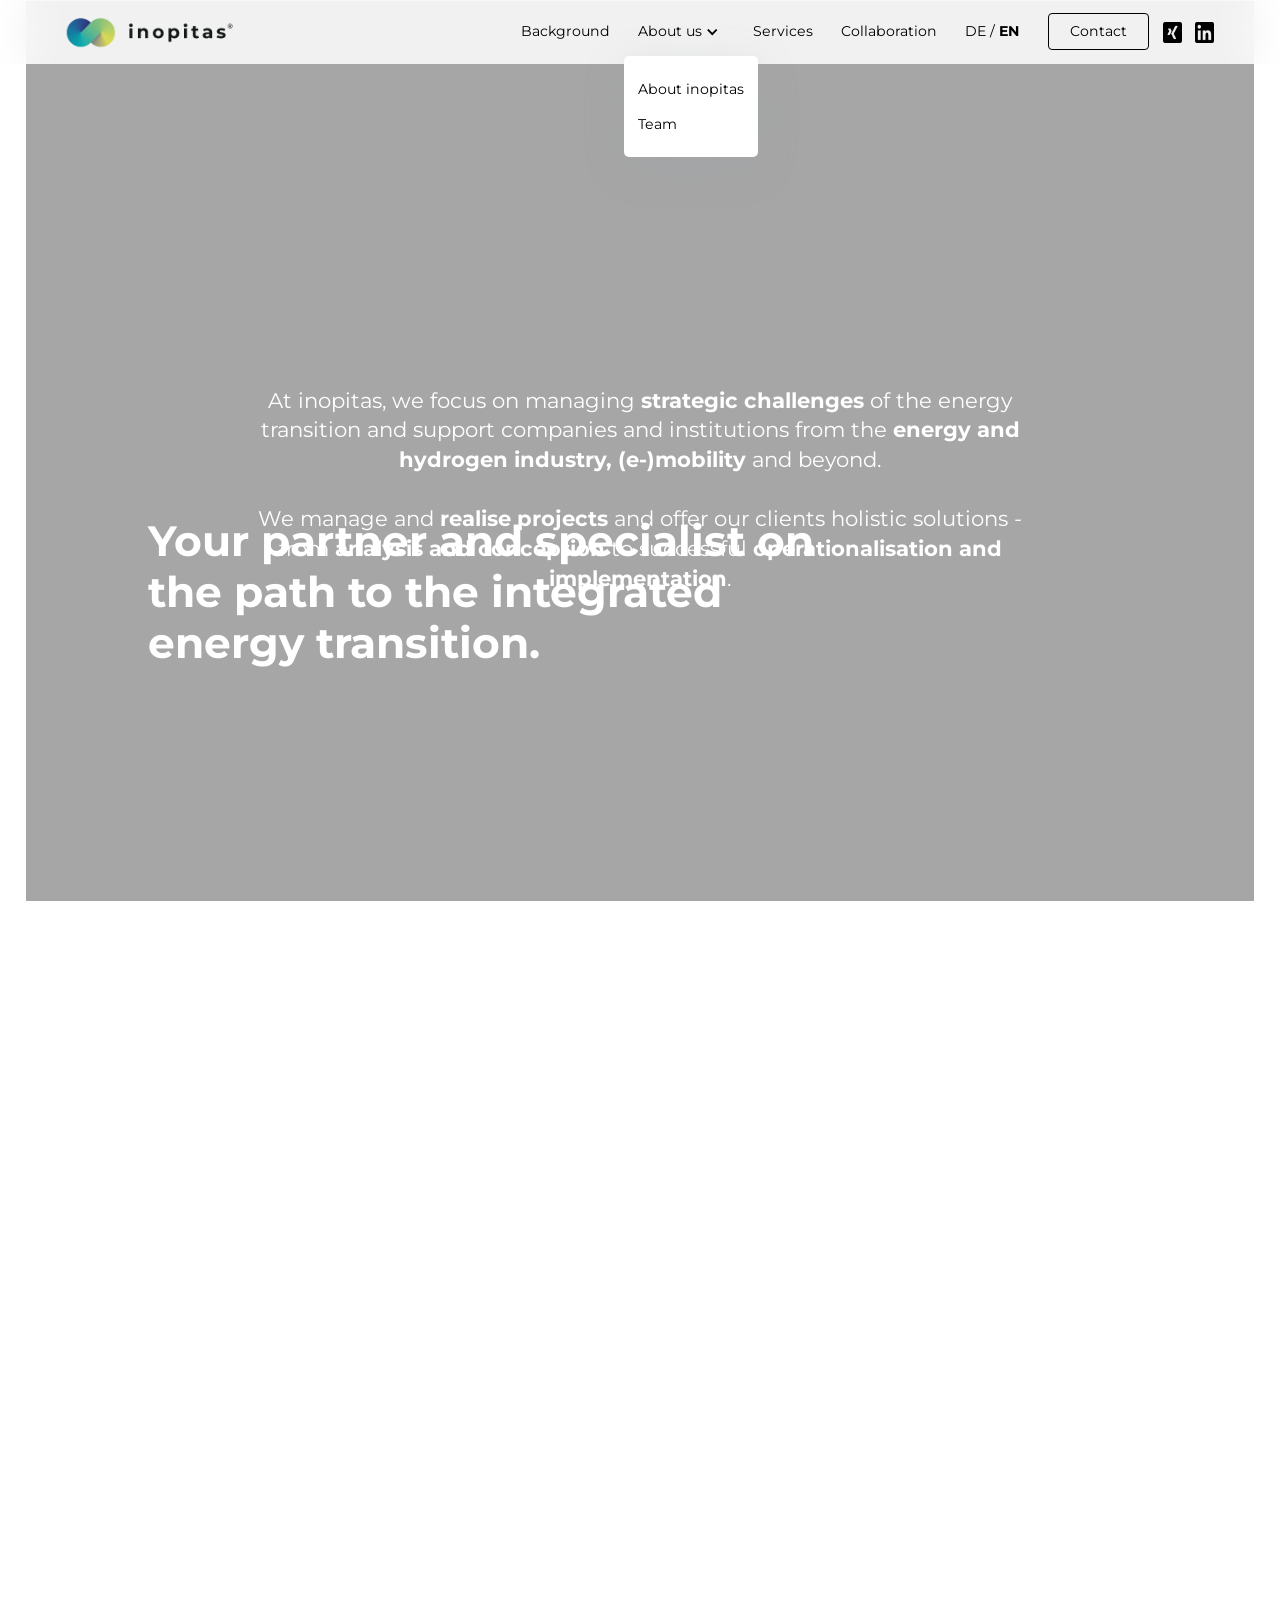
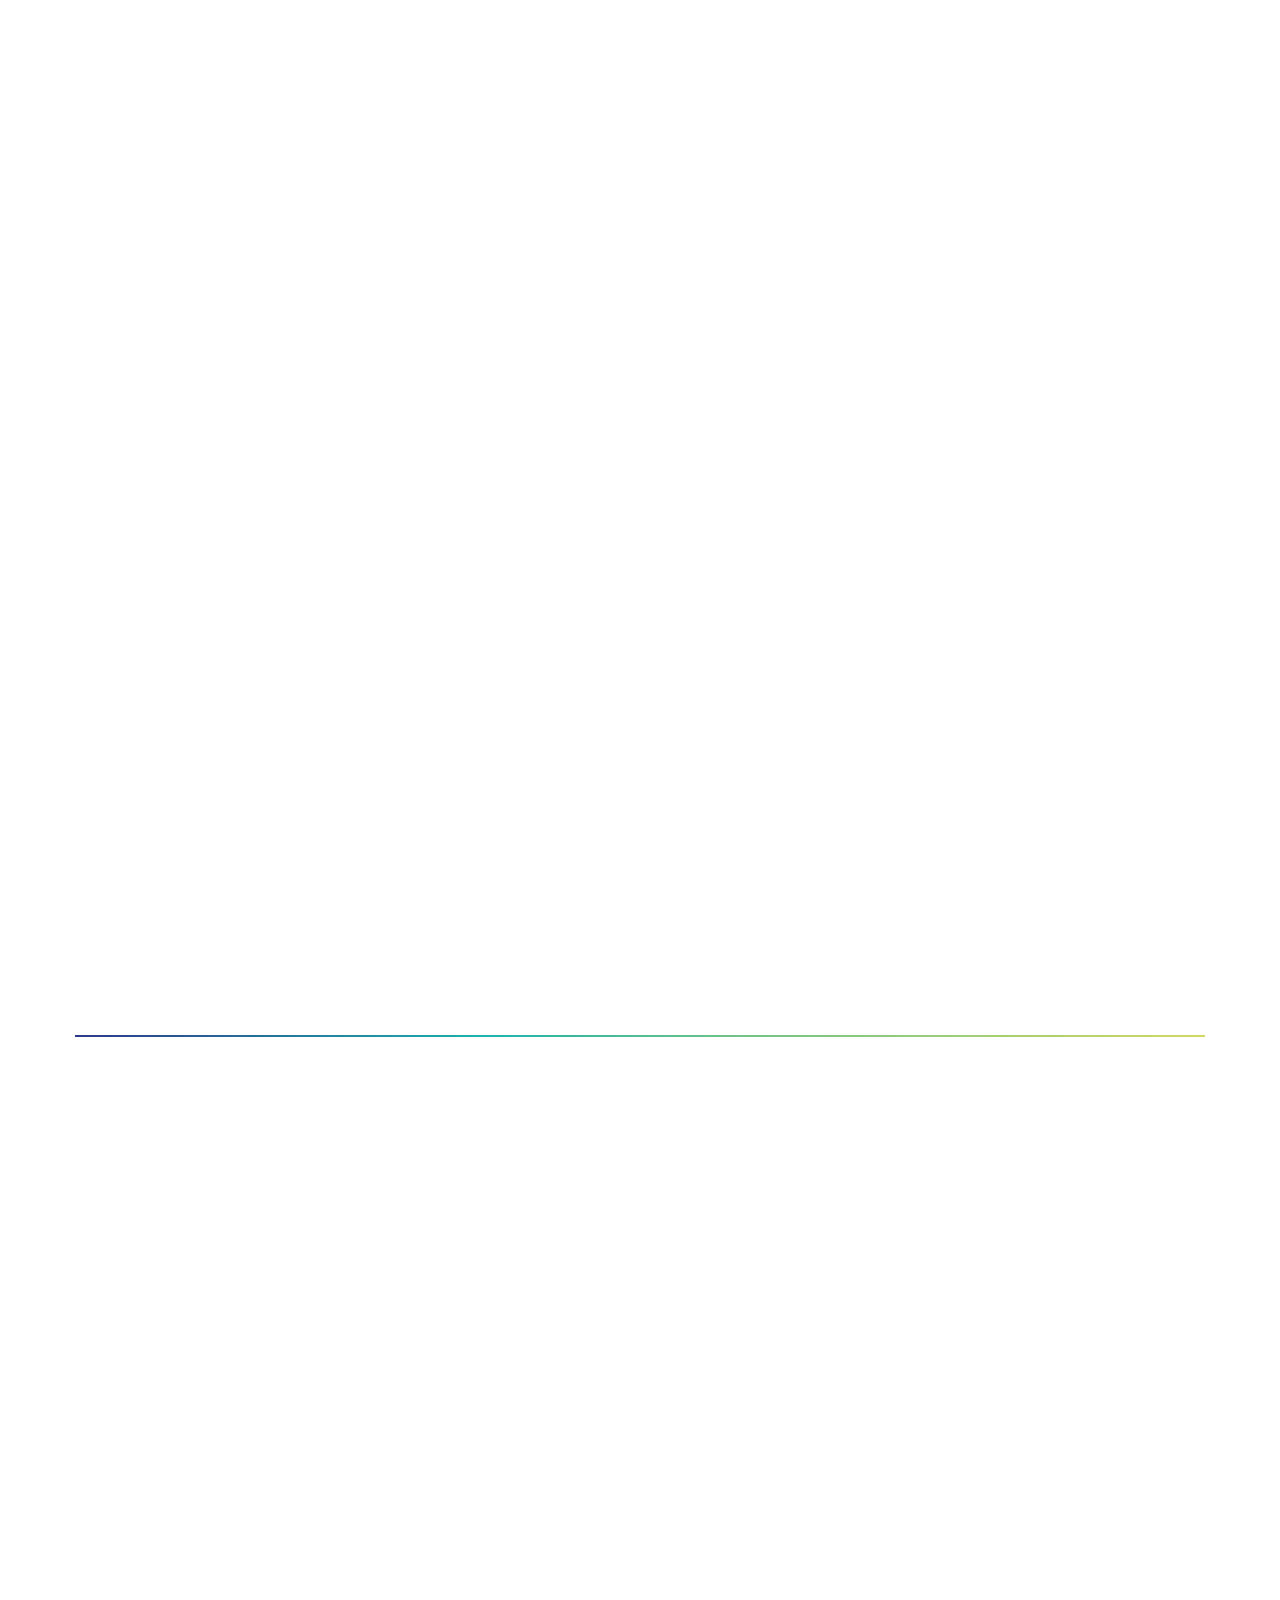
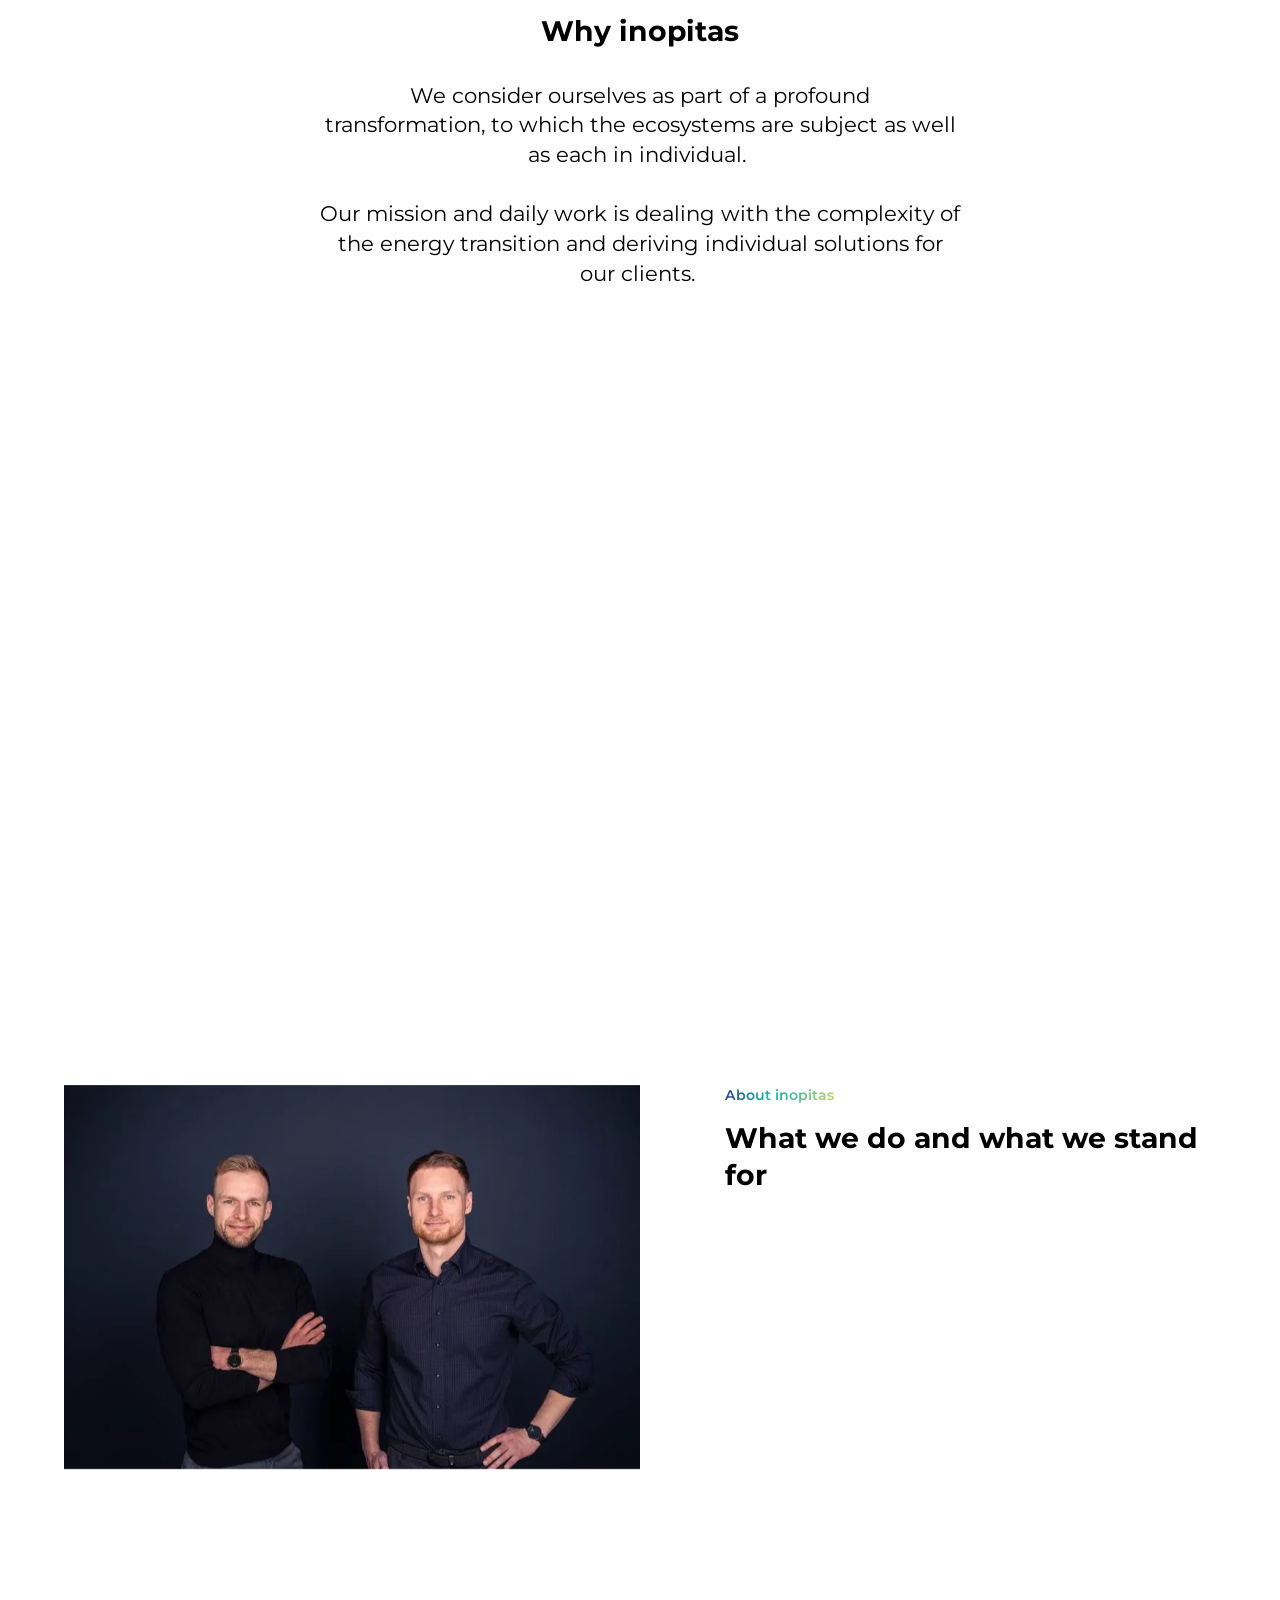
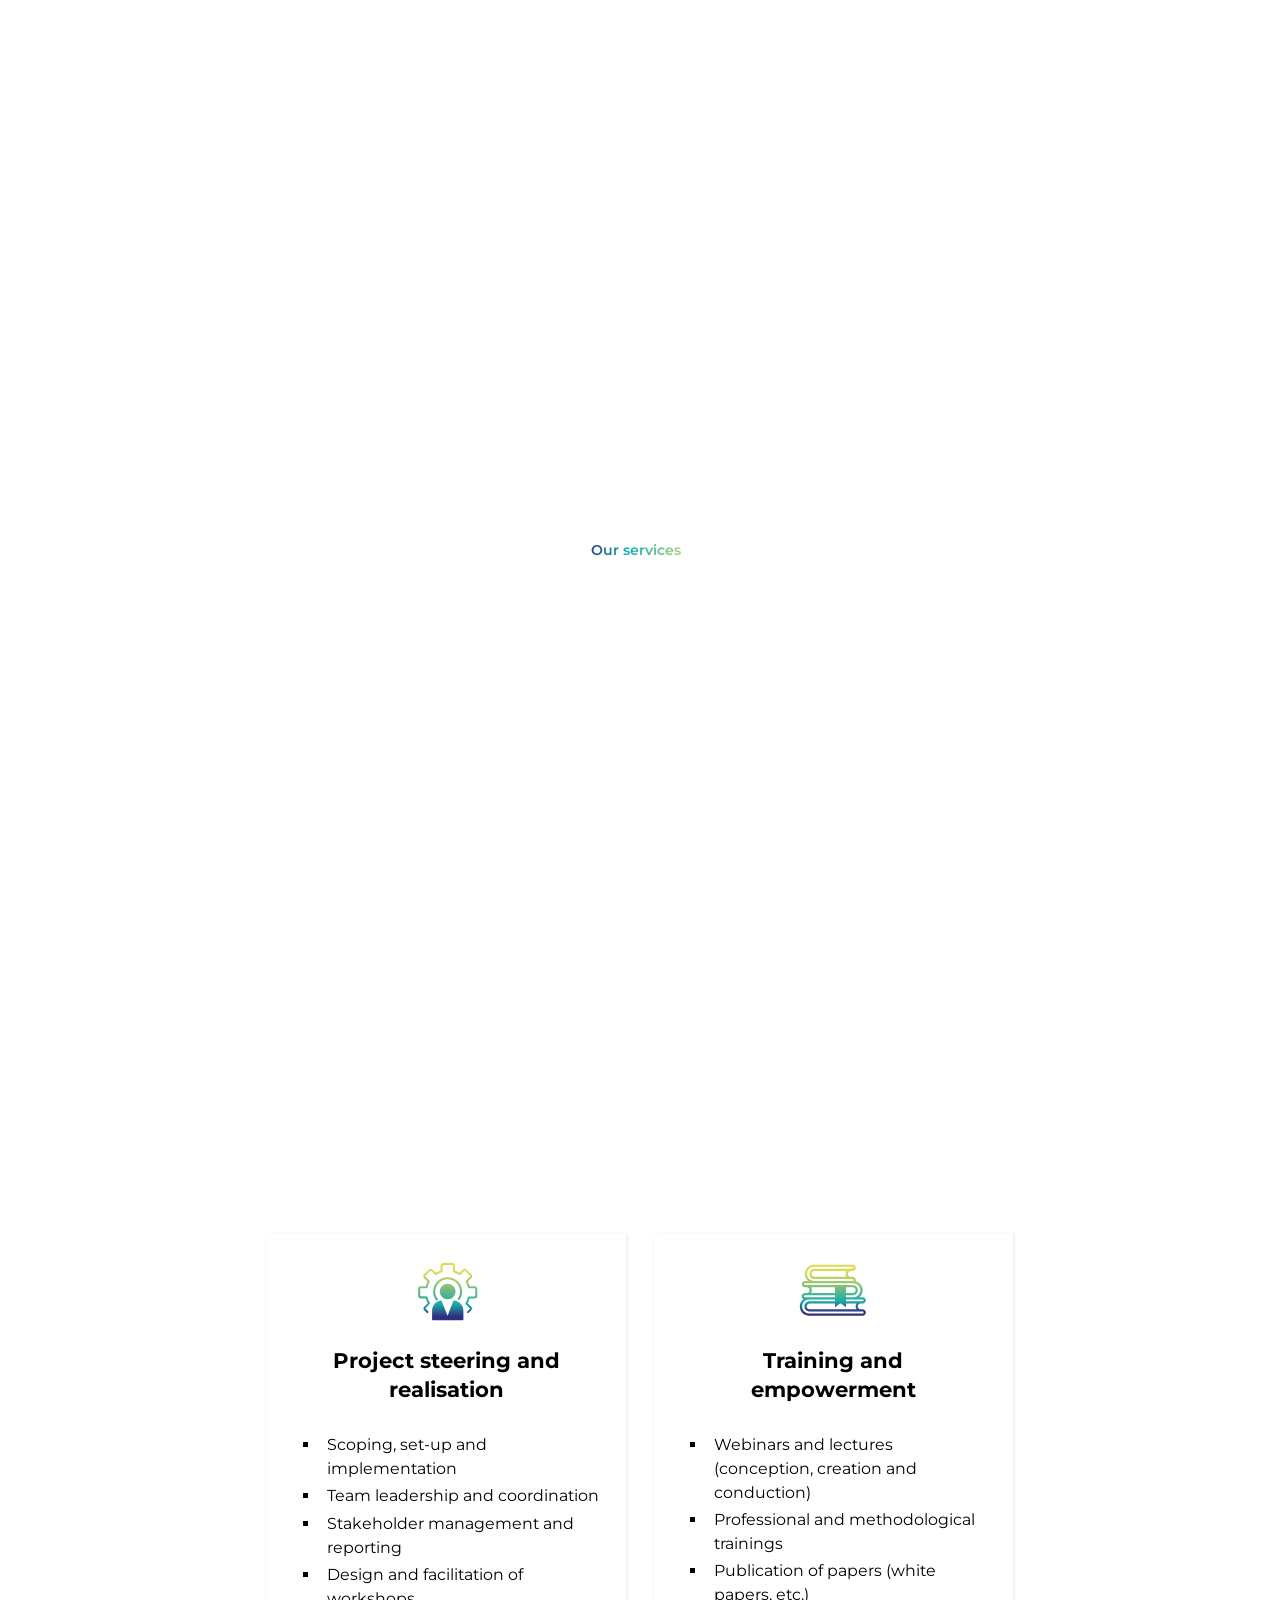
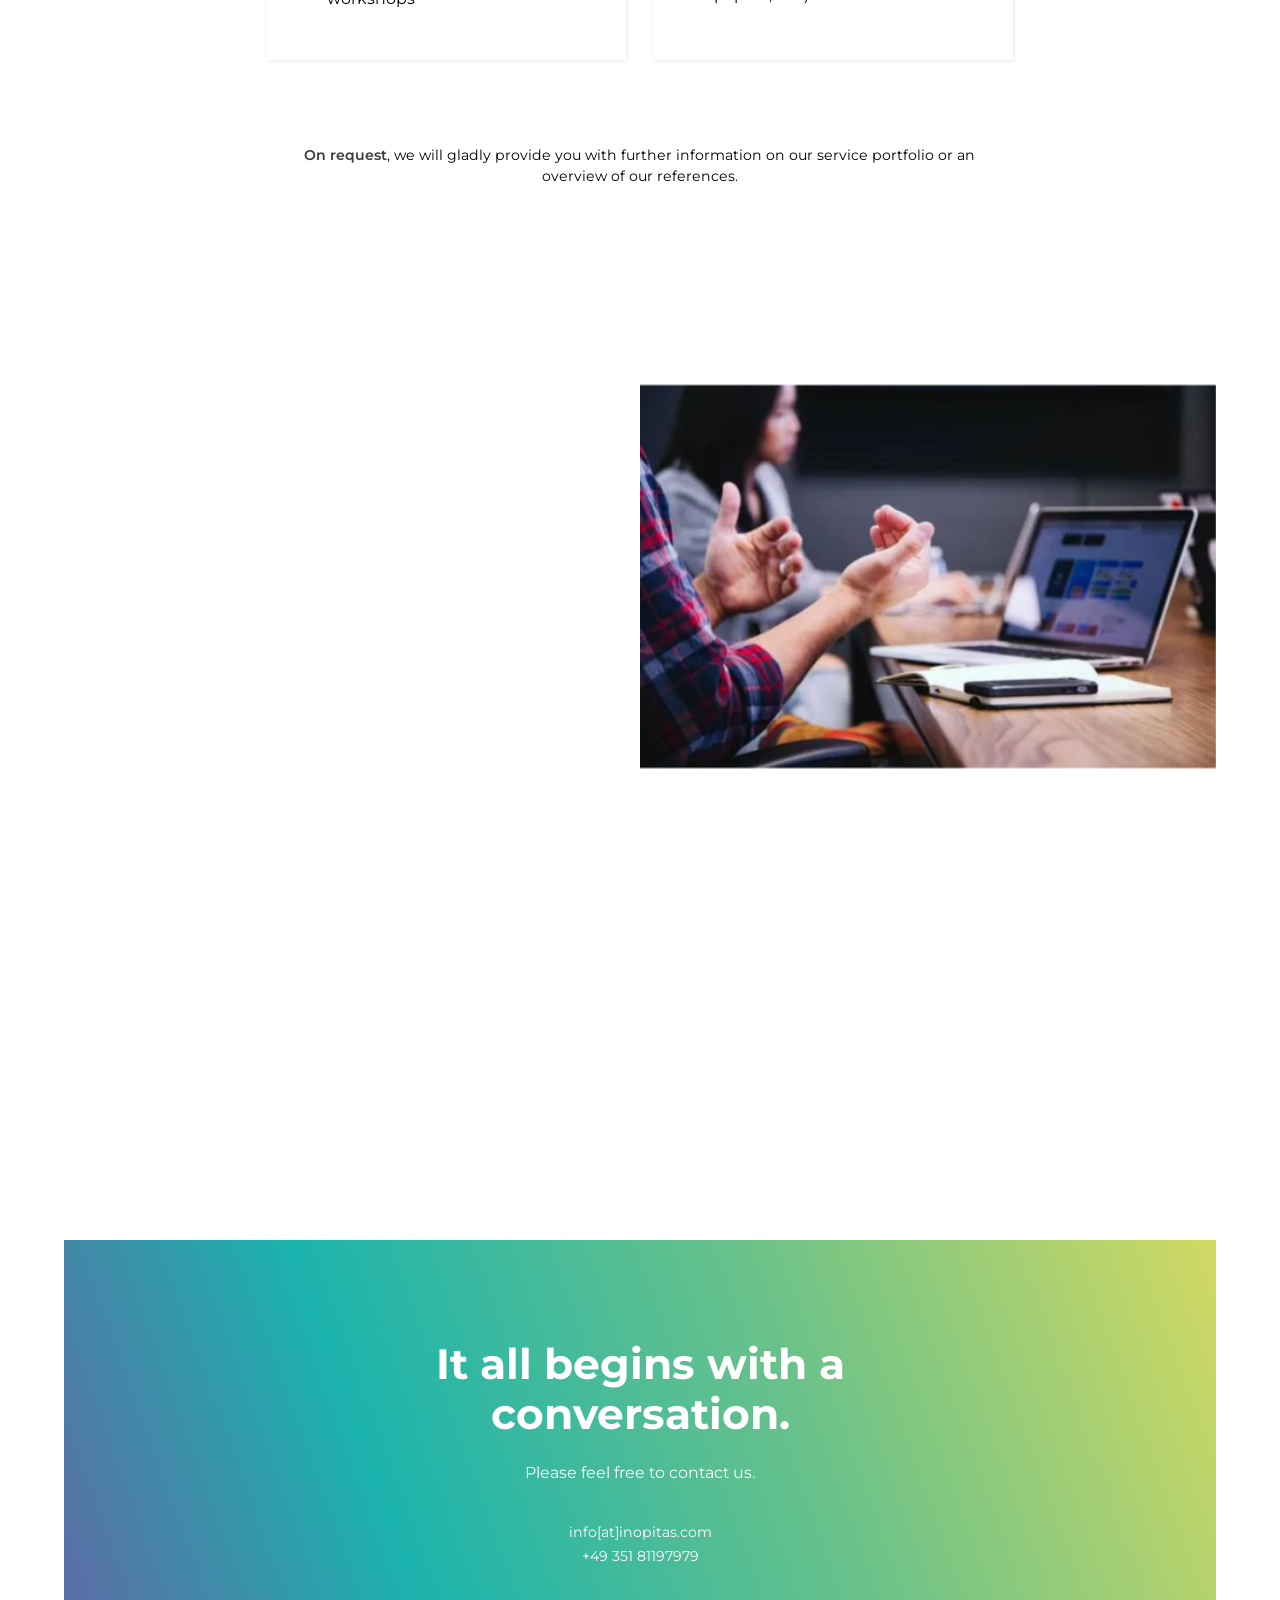
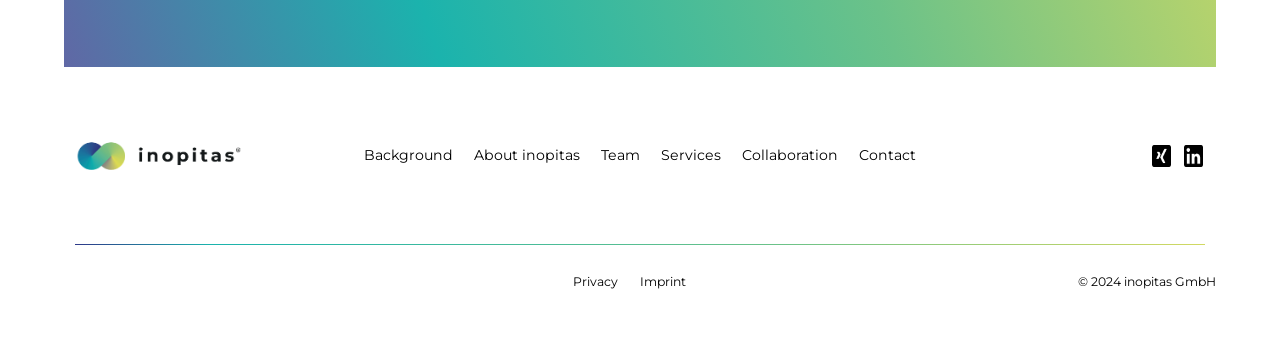
<file: home-en.html>
<!DOCTYPE html><!--  This site was created in Webflow. https://webflow.com  --><!--  Last Published: Wed Dec 18 2024 16:25:20 GMT+0000 (Coordinated Universal Time)  -->
<html data-wf-page="6369160d9c53fb85b3350d12" data-wf-site="62ac91e08e7244201cd73ed8" lang="de">
<head>
  <meta charset="utf-8">
  <title>inopitas Home EN</title>
  <meta content="Your partner and specialist on the path to the integrated energy transition." name="description">
  <meta content="inopitas Home EN" property="og:title">
  <meta content="Your partner and specialist on the path to the integrated energy transition." property="og:description">
  <meta content="https://uploads-ssl.webflow.com/62ac91e08e7244201cd73ed8/636cb23234d44a456f4e4974_inopitas-preview.webp" property="og:image">
  <meta content="inopitas Home EN" property="twitter:title">
  <meta content="Your partner and specialist on the path to the integrated energy transition." property="twitter:description">
  <meta content="https://uploads-ssl.webflow.com/62ac91e08e7244201cd73ed8/636cb23234d44a456f4e4974_inopitas-preview.webp" property="twitter:image">
  <meta property="og:type" content="website">
  <meta content="summary_large_image" name="twitter:card">
  <meta content="width=device-width, initial-scale=1" name="viewport">
  <meta content="Webflow" name="generator">
  <link href="css/normalize.css" rel="stylesheet" type="text/css">
  <link href="css/webflow.css" rel="stylesheet" type="text/css">
  <link href="css/inopitas.webflow.css" rel="stylesheet" type="text/css">
  <script type="text/javascript">!function(o,c){var n=c.documentElement,t=" w-mod-";n.className+=t+"js",("ontouchstart"in o||o.DocumentTouch&&c instanceof DocumentTouch)&&(n.className+=t+"touch")}(window,document);</script>
  <link href="images/favicon.png" rel="shortcut icon" type="image/x-icon">
  <link href="images/webclip.png" rel="apple-touch-icon">
  <style>
  * {
  -webkit-font-smoothing: antialiased;
  -moz-osx-font-smoothing: grayscale;
}
</style>
  <!--  You can remove this  -->
  <meta name="facebook-domain-verification" content="mlk59ybu44651lzcbhhxjfl8vfae8q">
  <style>
body {
    -ms-hyphens: auto;
    -webkit-hyphens: auto;
    hyphens: auto;
}
</style>
  <style>
  html { font-size: 1rem; }
  @media screen and (max-width:1536px) { html { font-size: calc(0.2954128440366972rem + 0.7339449541284404vw); } }
  @media screen and (max-width:991px) { html { font-size: 1rem; } }
</style>
  <link rel="alternate" hreflang="en" href="https://inopitas.com/home-en">
</head>
<body>
  <div class="preloader">
    <div class="overflow">
      <h1 class="main-heading landing-3 load">inopitas</h1>
      <div class="cover-shape landing-3"></div>
    </div>
  </div>
  <div class="page-wrapper _1">
    <div class="global-styles w-embed">
      <style>
/* Snippet gets rid of top margin on first element in any rich text*/
.w-richtext>:first-child {
	margin-top: 0;
}
/* Snippet gets rid of bottom margin on last element in any rich text*/
.w-richtext>:last-child, .w-richtext ol li:last-child, .w-richtext ul li:last-child {
    margin-bottom: 0;
}
/* Snippet makes all link elements listed below to inherit color from their parent */
a, 
.w-tab-link,
.w-nav-link,
.w-dropdown-btn,
.w-dropdown-toggle,
.w-dropdown-link
{
color: inherit;
}
/* Snippet prevents all click and hover interaction with an element */
.clickable-off {
  pointer-events: none;
}
/* Snippet enables all click and hover interaction with an element */
.clickable-on{
  pointer-events: auto;
}
/* Snippet enables you to add class of div-square which creates and maintains a 1:1 dimension of a div.*/
.div-square::after {
  content: "";
  display: block;
  padding-bottom: 100%;
}
/*Hide focus outline for main content element*/
    main:focus-visible {
    outline: -webkit-focus-ring-color auto 0px;
}
/* Make sure containers never lose their center alignment*/
.container-medium, .container-small, .container-large {
  margin-right: auto !important;
  margin-left: auto !important;
}
/*Reset selects, buttons, and links styles*/
.w-input, .w-select, a {
color: inherit;
text-decoration: inherit;
font-size: inherit;
}
/*Apply "..." after 3 lines of text */
.text-style-3lines {
    display: -webkit-box;
    overflow: hidden;
    -webkit-line-clamp: 3;
    -webkit-box-orient: vertical;
}
/* Apply "..." after 2 lines of text */
.text-style-2lines {
    display: -webkit-box;
    overflow: hidden;
    -webkit-line-clamp: 2;
    -webkit-box-orient: vertical;
}
/* Apply "..." at 100% width */
.truncate-width { 
		width: 100%; 
    white-space: nowrap; 
    overflow: hidden; 
    text-overflow: ellipsis; 
}
/* Removes native scrollbar */
.no-scrollbar {
    -ms-overflow-style: none;  // IE 10+
    overflow: -moz-scrollbars-none;  // Firefox
}
.no-scrollbar::-webkit-scrollbar {
    display: none; // Safari and Chrome
}
</style>
    </div>
    <div data-collapse="medium" data-animation="default" data-duration="400" data-w-id="50cc48c1-9ab6-a95c-1ad3-673279907e34" data-easing="ease" data-easing2="ease" role="banner" class="navbar1_component w-nav">
      <div class="navbar1_container">
        <a href="home-en.html" aria-current="page" class="navbar1_logo-link w-nav-brand w--current"><img src="images/Inopitas_Logo_Farbe_QF_1.avif" loading="lazy" width="174" sizes="(max-width: 479px) 73vw, 174px" alt="inopitas GmbH logo" srcset="images/Inopitas_Logo_Farbe_QF_1Inopitas_Logo_Farbe_QF.avif 500w, images/Inopitas_Logo_Farbe_QF_1Inopitas_Logo_Farbe_QF.avif 800w, images/Inopitas_Logo_Farbe_QF_1Inopitas_Logo_Farbe_QF.avif 1080w, images/Inopitas_Logo_Farbe_QF_1Inopitas_Logo_Farbe_QF.avif 1600w, images/Inopitas_Logo_Farbe_QF_1.avif 5943w" class="navbar1_logo"></a>
        <nav role="navigation" class="navbar1_menu w-nav-menu">
          <a href="#hintergrund" class="navbar1_link w-nav-link">Background</a>
          <div data-hover="true" data-delay="0" data-w-id="50cc48c1-9ab6-a95c-1ad3-673279907e3b" class="w-dropdown">
            <div class="navbar3_dropdown-toggle w-dropdown-toggle">
              <div data-w-id="50cc48c1-9ab6-a95c-1ad3-673279907e3d" class="icon-4 w-icon-dropdown-toggle"></div>
              <div class="navbar1_link _1">About us</div>
            </div>
            <nav data-w-id="50cc48c1-9ab6-a95c-1ad3-673279907e40" class="dropdown-list w-dropdown-list">
              <div class="div-block-10">
                <a href="#ueber-uns" class="navbar1_link _2 w-dropdown-link">About inopitas</a>
                <a href="team-en.html" class="navbar1_link _2 w-dropdown-link">Team</a>
              </div>
            </nav>
          </div>
          <a href="#leistungen" class="navbar1_link w-nav-link">Services</a>
          <a href="#prozess" class="navbar1_link w-nav-link">Collaboration</a>
          <div class="navbar1_link lng">
            <div>
              <a href="index.html">DE</a> / <a href="home-en.html" aria-current="page" class="w--current"><strong>EN</strong></a>
            </div>
          </div>
          <div class="navbar1_menu-buttons">
            <div class="navbar1_button-wrapper">
              <a href="#kontakt" class="button-secondary w-button">Contact</a>
            </div>
          </div>
          <div class="w-layout-grid footer4_social-list _1">
            <a id="w-node-_50cc48c1-9ab6-a95c-1ad3-673279907e57-79907e34" href="https://www.xing.com/pages/inopitas" target="_blank" class="w-inline-block"><img src="images/xing.webp" loading="lazy" id="w-node-_50cc48c1-9ab6-a95c-1ad3-673279907e58-79907e34" alt="" class="social-icon"></a>
            <a id="w-node-_50cc48c1-9ab6-a95c-1ad3-673279907e59-79907e34" href="https://www.linkedin.com/company/inopitas/?viewAsMember=true" target="_blank" class="w-inline-block"><img src="images/linkedin-logo.webp" loading="lazy" id="w-node-_50cc48c1-9ab6-a95c-1ad3-673279907e5a-79907e34" alt="" class="social-icon"></a>
          </div>
        </nav>
        <div class="navbar1_menu-button w-nav-button">
          <div class="menu-icon1">
            <div class="menu-icon1_line-top"></div>
            <div class="menu-icon1_line-middle">
              <div class="menu-icon_line-middle-inner"></div>
            </div>
            <div class="menu-icon1_line-bottom"></div>
          </div>
        </div>
      </div>
    </div>
    <main class="main-wrapper">
      <div data-w-id="44239d0d-9657-be62-594a-a7ffccebaad9" class="header-section _1">
        <div class="sticky-container-2 _1">
          <div class="div-block-9">
            <a href="#leistungen" class="button-tertiary-2 margin-left margin-xxsmall _1 w-inline-block">
              <div class="text-block-2">Services</div>
              <div class="button-tertiary_icon _1 w-embed"><svg width="16" height="16" viewbox="0 0 16 16" fill="none" xmlns="https://www.w3.org/2000/svg">
                  <path d="M6 3L11 8L6 13" stroke="CurrentColor" stroke-width="1.5"></path>
                </svg></div>
            </a>
          </div>
          <div class="content-background-3">
            <div class="div-block-6">
              <div data-poster-url="https://uploads-ssl.webflow.com/62ac91e08e7244201cd73ed8/62cf5d949379560536e44320_pinwheel_-_11051 (1080p)-poster-00001.jpg" data-video-urls="https://uploads-ssl.webflow.com/62ac91e08e7244201cd73ed8/62cf5d949379560536e44320_pinwheel_-_11051 (1080p)-transcode.mp4,https://uploads-ssl.webflow.com/62ac91e08e7244201cd73ed8/62cf5d949379560536e44320_pinwheel_-_11051 (1080p)-transcode.webm" data-autoplay="true" data-loop="true" data-wf-ignore="true" class="background-video-2 w-background-video w-background-video-atom"><video id="058eb091-0d0e-75ee-d8a9-69dc86ec1c9f-video" autoplay="" loop="" style="background-image:url(&quot;https://uploads-ssl.webflow.com/62ac91e08e7244201cd73ed8/62cf5d949379560536e44320_pinwheel_-_11051 (1080p)-poster-00001.jpg&quot;)" muted="" playsinline="" data-wf-ignore="true" data-object-fit="cover">
                  <source src="https://uploads-ssl.webflow.com/62ac91e08e7244201cd73ed8/62cf5d949379560536e44320_pinwheel_-_11051 (1080p)-transcode.mp4" data-wf-ignore="true">
                  <source src="https://uploads-ssl.webflow.com/62ac91e08e7244201cd73ed8/62cf5d949379560536e44320_pinwheel_-_11051 (1080p)-transcode.webm" data-wf-ignore="true">
                </video></div>
            </div>
          </div>
          <div class="content-text-container-2">
            <div class="content-text-wrapper _1 _6">
              <h1 class="text-color-white intro padding-horizontal">Your partner and specialist on the path to the integrated energy transition.</h1>
            </div>
            <div class="content-text-wrapper _2 _6">
              <div class="container w-container">
                <div class="content-text padding-horizontal padding-xhuge _2">At inopitas, we focus on managing <strong>strategic challenges</strong> of the energy transition and support companies and institutions from the <strong>energy and hydrogen industry, (e-)mobility</strong> and beyond.<br>‍<br>We manage and <strong>realise projects</strong> and offer our clients holistic solutions - from <strong>analysis and conception</strong> to successful <strong>operationalisation and implementation</strong>.</div>
              </div>
            </div>
          </div>
        </div>
      </div>
      <section class="challenges-section">
        <div id="hintergrund" class="anchor-div hintergrund"></div>
        <div class="page-padding">
          <div class="container-large">
            <div class="padding-vertical">
              <div data-w-id="d6705494-afac-35a1-f994-5800ad705258" class="orizzontal-section">
                <div class="horizontal-scroll landing-3">
                  <div data-w-id="d6705494-afac-35a1-f994-5800ad70525a" style="opacity:0" class="div-block-3">
                    <div class="margin-bottom margin-large">
                      <div class="max-width-large">
                        <div class="text-align-center">
                          <div class="margin-bottom margin-xsmall">
                            <div class="text-weight-semibold"><span class="hero-gradient-heading">Background</span></div>
                          </div>
                          <h2 class="heading-medium _1 _2"><strong>Diverse trends and challenges determine all our actions </strong></h2>
                          <h2 class="heading-medium _1 _3"><strong>Diverse trends and challenges determine all our actions </strong></h2>
                        </div>
                      </div>
                    </div>
                  </div>
                  <div class="container-landing-1">
                    <div class="move-scroll">
                      <div class="w-layout-grid grid-problems">
                        <div id="w-node-d6705494-afac-35a1-f994-5800ad705268-b3350d12" data-w-id="d6705494-afac-35a1-f994-5800ad705268" style="opacity:0" class="brand-grid">
                          <div class="icon w-embed"><svg width="420" height="420" viewbox="0 0 24 24" fill="none" xmlns="https://www.w3.org/2000/svg">
                              <path d="M21 1V13C20.9998 14.5736 20.587 16.1197 19.8027 17.484C19.0185 18.8483 17.8902 19.9831 16.5305 20.7752C15.1708 21.5674 13.6272 21.9892 12.0536 21.9986C10.48 22.0079 8.93142 21.6045 7.56238 20.8286C6.19334 20.0527 5.05166 18.9314 4.25124 17.5766C3.45081 16.2217 3.01961 14.6807 3.00065 13.1072C2.98169 11.5336 3.37563 9.98265 4.14318 8.6089C4.91073 7.23516 6.02505 6.08667 7.375 5.278L14 1.453V4.223L21 1ZM19 4.122L12 7.346V4.916L8.597 6.881C7.54678 7.46485 6.66461 8.30931 6.03548 9.33305C5.40634 10.3568 5.05146 11.5253 5.005 12.726L5 13C4.9991 14.8363 5.71983 16.5995 7.0068 17.9093C8.29378 19.2192 10.0439 19.9709 11.88 20.0024C13.716 20.0339 15.4909 19.3426 16.8221 18.0776C18.1532 16.8127 18.9339 15.0753 18.996 13.24L19 13V4.122ZM12 8C13.3261 8 14.5979 8.52678 15.5355 9.46447C16.4732 10.4021 17 11.6739 17 13C17 14.3261 16.4732 15.5979 15.5355 16.5355C14.5979 17.4732 13.3261 18 12 18C10.6739 18 9.40215 17.4732 8.46447 16.5355C7.52678 15.5979 7 14.3261 7 13C7 11.6739 7.52678 10.4021 8.46447 9.46447C9.40215 8.52678 10.6739 8 12 8ZM12 10C11.2044 10 10.4413 10.3161 9.87868 10.8787C9.31607 11.4413 9 12.2044 9 13C9 13.7956 9.31607 14.5587 9.87868 15.1213C10.4413 15.6839 11.2044 16 12 16C12.7956 16 13.5587 15.6839 14.1213 15.1213C14.6839 14.5587 15 13.7956 15 13C15 12.2044 14.6839 11.4413 14.1213 10.8787C13.5587 10.3161 12.7956 10 12 10Z" fill="currentColor"></path>
                            </svg></div>
                          <h3 class="heading-medium padding-vertical padding-xsmall"><strong>Climate change and decarbonisation</strong></h3>
                          <p>Transformation from a fossil, hydrocarbon-based primary energy system to a GHG-neutral, electricity-based system is a global, cross-industry responsibility</p>
                        </div>
                        <div data-w-id="4489bb2c-863c-ddb7-b6ec-c964b4dc07ce" style="opacity:0" class="brand-grid">
                          <div class="icon w-embed"><svg width="420" height="420" viewbox="0 0 24 24" fill="none" xmlns="https://www.w3.org/2000/svg">
                              <path d="M21 3V5C21 14.627 15.627 19 9 19H5.243C5.08 19.912 5 20.907 5 22H3C3 20.637 3.116 19.4 3.346 18.268C3.116 16.974 3 15.218 3 13C3 7.477 7.477 3 13 3C15 3 17 4 21 3ZM13 5C8.582 5 5 8.582 5 13C5 13.362 5.003 13.711 5.01 14.046C6.264 12.068 8.101 10.505 10.504 9.132L11.496 10.868C8.641 12.5 6.747 14.354 5.776 17H9C15.015 17 18.871 13.027 18.997 5.388C17.625 5.521 16.35 5.436 14.777 5.2C13.627 5.027 13.401 5 13 5Z" fill="currentColor"></path>
                            </svg></div>
                          <h3 class="heading-medium padding-vertical padding-xsmall"><strong>Conflicting goals of energy supply </strong></h3>
                          <p>Alignment on complex targets with regard to sustainability, security of supply and competitiveness to secure industrial locations in the long term</p>
                        </div>
                        <div data-w-id="5c530b23-81a4-5995-87bb-8cd3af161833" style="opacity:0" class="brand-grid">
                          <div class="icon w-embed"><svg width="420" height="420" viewbox="0 0 24 24" fill="none" xmlns="https://www.w3.org/2000/svg">
                              <path d="M12 18.485L16.243 14.243C17.082 13.4038 17.6534 12.3347 17.8848 11.1708C18.1162 10.007 17.9973 8.80063 17.5432 7.70434C17.089 6.60804 16.32 5.67103 15.3333 5.01178C14.3466 4.35254 13.1866 4.00067 12 4.00067C10.8134 4.00067 9.65336 4.35254 8.66669 5.01178C7.68002 5.67103 6.91098 6.60804 6.45682 7.70434C6.00267 8.80063 5.88379 10.007 6.11522 11.1708C6.34665 12.3347 6.91799 13.4038 7.757 14.243L12 18.485ZM17.657 15.657L12 21.314L6.343 15.657C5.22422 14.5381 4.46234 13.1127 4.15369 11.5608C3.84504 10.009 4.00349 8.40047 4.60901 6.93868C5.21452 5.4769 6.2399 4.22749 7.55548 3.34846C8.87107 2.46943 10.4178 2.00024 12 2.00024C13.5822 2.00024 15.1289 2.46943 16.4445 3.34846C17.7601 4.22749 18.7855 5.4769 19.391 6.93868C19.9965 8.40047 20.155 10.009 19.8463 11.5608C19.5377 13.1127 18.7758 14.5381 17.657 15.657V15.657ZM5 22H19V24H5V22Z" fill="currentColor"></path>
                            </svg></div>
                          <h3 class="heading-medium padding-vertical padding-xsmall"><strong>(De-)globalisation and resources </strong></h3>
                          <p><span>Reassessment and diversification of strategic partnerships and trade relations to secure supply chains and increase energy resilience </span></p>
                        </div>
                        <div data-w-id="bcde3589-ed15-ac40-01f4-7941e1be78a5" style="opacity:0" class="brand-grid">
                          <div class="icon w-embed"><svg width="420" height="420" viewbox="0 0 24 24" fill="none" xmlns="https://www.w3.org/2000/svg">
                              <path d="M11.9999 12.586L16.2429 16.828L14.8279 18.243L12.9999 16.415V22H10.9999V16.413L9.17189 18.243L7.75689 16.828L11.9999 12.586ZM11.9999 2C13.7169 2.00008 15.374 2.63111 16.6561 3.77312C17.9382 4.91512 18.756 6.48846 18.9539 8.194C20.1982 8.53332 21.2836 9.2991 22.0206 10.3575C22.7575 11.416 23.099 12.6997 22.9855 13.9844C22.872 15.2691 22.3106 16.473 21.3995 17.3858C20.4883 18.2986 19.2854 18.8622 18.0009 18.978V16.964C18.4611 16.8983 18.9035 16.7416 19.3025 16.503C19.7014 16.2644 20.0488 15.9487 20.3245 15.5744C20.6001 15.2001 20.7984 14.7746 20.9078 14.3228C21.0172 13.8711 21.0355 13.402 20.9616 12.9431C20.8878 12.4841 20.7232 12.0445 20.4776 11.6498C20.232 11.2552 19.9102 10.9134 19.5311 10.6445C19.152 10.3755 18.7231 10.1848 18.2694 10.0834C17.8158 9.98203 17.3465 9.97203 16.8889 10.054C17.0455 9.32489 17.037 8.56997 16.8641 7.84455C16.6912 7.11913 16.3582 6.44158 15.8895 5.86153C15.4208 5.28147 14.8283 4.81361 14.1554 4.49219C13.4824 4.17078 12.7461 4.00397 12.0004 4.00397C11.2546 4.00397 10.5183 4.17078 9.84542 4.49219C9.1725 4.81361 8.57999 5.28147 8.1113 5.86153C7.64261 6.44158 7.3096 7.11913 7.13668 7.84455C6.96375 8.56997 6.95528 9.32489 7.11189 10.054C6.19955 9.88267 5.25651 10.0808 4.49024 10.6048C3.72396 11.1287 3.19722 11.9357 3.02589 12.848C2.85456 13.7603 3.05268 14.7034 3.57666 15.4697C4.10063 16.2359 4.90755 16.7627 5.81989 16.934L5.99989 16.964V18.978C4.71534 18.8623 3.5123 18.2989 2.60103 17.3862C1.68976 16.4735 1.12822 15.2696 1.01457 13.9848C0.900915 12.7001 1.24237 11.4163 1.97926 10.3578C2.71615 9.29926 3.8016 8.53339 5.04589 8.194C5.2436 6.48838 6.0613 4.91491 7.34347 3.77287C8.62565 2.63082 10.2829 1.99986 11.9999 2V2Z" fill="currentColor"></path>
                            </svg></div>
                          <h3 class="heading-medium padding-vertical padding-xsmall"><strong>Digitalisation and connectivity </strong></h3>
                          <p>Consideration of the potential and influence of artificial intelligence, the Internet of Things and increasing automation on market structures and business models </p>
                        </div>
                        <div data-w-id="0ffb76ef-5194-0e42-6d5a-4c52851cfac3" style="opacity:0" class="brand-grid _1">
                          <div class="icon w-embed"><svg width="420" height="420" viewbox="0 0 24 24" fill="none" xmlns="https://www.w3.org/2000/svg">
                              <path d="M12 11C13.3261 11 14.5979 11.5268 15.5355 12.4645C16.4732 13.4021 17 14.6739 17 16V22H15V16C15 15.2348 14.7077 14.4985 14.1827 13.9417C13.6578 13.385 12.9399 13.0499 12.176 13.005L12 13C11.2348 13 10.4985 13.2923 9.94174 13.8173C9.38499 14.3422 9.04989 15.0601 9.005 15.824L9 16V22H7V16C7 14.6739 7.52678 13.4021 8.46447 12.4645C9.40215 11.5268 10.6739 11 12 11ZM5.5 14C5.779 14 6.05 14.033 6.31 14.094C6.13902 14.603 6.03777 15.1328 6.009 15.669L6 16V16.086C5.88505 16.0449 5.76549 16.018 5.644 16.006L5.5 16C5.12712 16 4.76761 16.1389 4.49158 16.3896C4.21555 16.6403 4.0428 16.9848 4.007 17.356L4 17.5V22H2V17.5C2 16.5717 2.36875 15.6815 3.02513 15.0251C3.6815 14.3687 4.57174 14 5.5 14V14ZM18.5 14C19.4283 14 20.3185 14.3687 20.9749 15.0251C21.6313 15.6815 22 16.5717 22 17.5V22H20V17.5C20 17.1271 19.8611 16.7676 19.6104 16.4916C19.3597 16.2156 19.0152 16.0428 18.644 16.007L18.5 16C18.325 16 18.157 16.03 18 16.085V16C18 15.334 17.892 14.694 17.691 14.096C17.95 14.033 18.221 14 18.5 14ZM5.5 8C6.16304 8 6.79893 8.26339 7.26777 8.73223C7.73661 9.20107 8 9.83696 8 10.5C8 11.163 7.73661 11.7989 7.26777 12.2678C6.79893 12.7366 6.16304 13 5.5 13C4.83696 13 4.20107 12.7366 3.73223 12.2678C3.26339 11.7989 3 11.163 3 10.5C3 9.83696 3.26339 9.20107 3.73223 8.73223C4.20107 8.26339 4.83696 8 5.5 8V8ZM18.5 8C19.163 8 19.7989 8.26339 20.2678 8.73223C20.7366 9.20107 21 9.83696 21 10.5C21 11.163 20.7366 11.7989 20.2678 12.2678C19.7989 12.7366 19.163 13 18.5 13C17.837 13 17.2011 12.7366 16.7322 12.2678C16.2634 11.7989 16 11.163 16 10.5C16 9.83696 16.2634 9.20107 16.7322 8.73223C17.2011 8.26339 17.837 8 18.5 8V8ZM5.5 10C5.36739 10 5.24021 10.0527 5.14645 10.1464C5.05268 10.2402 5 10.3674 5 10.5C5 10.6326 5.05268 10.7598 5.14645 10.8536C5.24021 10.9473 5.36739 11 5.5 11C5.63261 11 5.75979 10.9473 5.85355 10.8536C5.94732 10.7598 6 10.6326 6 10.5C6 10.3674 5.94732 10.2402 5.85355 10.1464C5.75979 10.0527 5.63261 10 5.5 10ZM18.5 10C18.3674 10 18.2402 10.0527 18.1464 10.1464C18.0527 10.2402 18 10.3674 18 10.5C18 10.6326 18.0527 10.7598 18.1464 10.8536C18.2402 10.9473 18.3674 11 18.5 11C18.6326 11 18.7598 10.9473 18.8536 10.8536C18.9473 10.7598 19 10.6326 19 10.5C19 10.3674 18.9473 10.2402 18.8536 10.1464C18.7598 10.0527 18.6326 10 18.5 10ZM12 2C13.0609 2 14.0783 2.42143 14.8284 3.17157C15.5786 3.92172 16 4.93913 16 6C16 7.06087 15.5786 8.07828 14.8284 8.82843C14.0783 9.57857 13.0609 10 12 10C10.9391 10 9.92172 9.57857 9.17157 8.82843C8.42143 8.07828 8 7.06087 8 6C8 4.93913 8.42143 3.92172 9.17157 3.17157C9.92172 2.42143 10.9391 2 12 2V2ZM12 4C11.4696 4 10.9609 4.21071 10.5858 4.58579C10.2107 4.96086 10 5.46957 10 6C10 6.53043 10.2107 7.03914 10.5858 7.41421C10.9609 7.78929 11.4696 8 12 8C12.5304 8 13.0391 7.78929 13.4142 7.41421C13.7893 7.03914 14 6.53043 14 6C14 5.46957 13.7893 4.96086 13.4142 4.58579C13.0391 4.21071 12.5304 4 12 4V4Z" fill="currentColor"></path>
                            </svg></div>
                          <h3 class="heading-medium padding-vertical padding-xsmall"><strong>New ways of employment </strong><br></h3>
                          <p>Dealing with demanding requirement profiles, increasing shortages of professionals; concepts for covering volatile staffing needs in a time- and skills-appropriate manner</p>
                        </div>
                      </div>
                    </div>
                  </div>
                  <div class="container-landing-1 absolut">
                    <div class="line-indicator">
                      <div class="line-size"></div>
                    </div>
                  </div>
                </div>
              </div>
            </div>
          </div>
        </div>
      </section>
      <div class="why-section">
        <div class="page-padding">
          <div data-w-id="692dee82-73d8-b817-3a39-ef6e8242a08a" class="content-section-2">
            <div class="sticky-container-2">
              <div class="content-text-container-2">
                <div class="content-text-wrapper _1">
                  <div class="content-text-2 _2"><span class="text-span-3">Why inopitas</span><br><br>We consider ourselves as part of a profound transformation, to which the ecosystems are subject as well as each in individual. <br>‍<br>Our mission and daily work is dealing with the complexity of the energy transition and deriving individual solutions for our clients. </div>
                </div>
              </div>
            </div>
          </div>
        </div>
      </div>
      <div class="page-padding _2">
        <h2 data-w-id="d8479ffe-6f71-e1d3-9bee-1539c7ab796b" style="opacity:0" class="heading-2 heading-medium">Why inopitas</h2>
        <p data-w-id="7aba51b4-cd42-f175-1042-c0e37134be6f" style="opacity:0" class="paragraph-2"><br>We consider ourselves as part of a profound transformation, to which the ecosystems are subject as well as each in individual. <br>‍<br>Our mission and daily work is dealing with the complexity of the energy transition and deriving individual solutions for our clients. </p>
      </div>
      <section id="ueber-uns" class="about-section _1">
        <section id="scroll" class="section-about-story-2">
          <div class="padding-vertical-2 padding-xhuge">
            <div class="page-padding-2">
              <div class="container-large-2"></div>
            </div>
            <div class="page-padding">
              <div id="w-node-_539f22eb-6a5f-81cd-0941-e4f88e0a341c-b3350d12" class="container-large-2">
                <div class="story-component">
                  <div id="w-node-_539f22eb-6a5f-81cd-0941-e4f88e0a341e-b3350d12" class="image-background-sticky"><img src="images/inopitas_gruender-2.webp" loading="lazy" sizes="(max-width: 479px) 100vw, (max-width: 991px) 90vw, (max-width: 1919px) 45vw, 768px" srcset="images/inopitas_gruender-2-p-500.jpg 500w, images/inopitas_gruender-2-p-800.jpg 800w, images/inopitas_gruender-2-p-1080.jpg 1080w, images/inopitas_gruender-2.webp 1500w" alt="Die Gründer der inopitas GmbH
" class="image-6"></div>
                  <div data-w-id="539f22eb-6a5f-81cd-0941-e4f88e0a3421" class="layout207_content padding-vertical padding-xxlarge _1">
                    <div class="margin-bottom margin-xsmall">
                      <div class="text-weight-semibold"><span class="hero-gradient-heading">About inopitas</span></div>
                    </div>
                    <div class="margin-bottom margin-small">
                      <h2 class="heading-2 heading-medium"><strong>What we do and what we stand for</strong></h2>
                    </div>
                    <div class="margin-bottom margin-medium">
                      <p data-w-id="539f22eb-6a5f-81cd-0941-e4f88e0a3429" style="opacity:0" class="paragraph-16">inopitas focuses on strategic challenges of the energy transition. We support companies and institutions from the energy and hydrogen industry, (e-)mobility and beyond in the design, execution and implementation of strategic projects.<br></p>
                    </div>
                    <div class="w-layout-grid layout32_item-list _1">
                      <div id="w-node-f322fd74-0f5a-9817-52cf-414a0bf87a5b-b3350d12" data-w-id="f322fd74-0f5a-9817-52cf-414a0bf87a5b" style="opacity:0" class="layout32_item _1">
                        <div class="layout32_item-icon-wrapper"><img src="images/inopitas_Logo_Anstrich.svg" loading="lazy" alt="das inopitas logo " class="icon-1x1-medium _1"></div>
                        <div class="layout32_item-text-wrapper _1">
                          <p>Founded in 2022. Head office in Dresden and a presence in Essen</p>
                        </div>
                      </div>
                      <div id="w-node-_30350316-a76b-60dd-5e11-ed735d44f235-b3350d12" data-w-id="30350316-a76b-60dd-5e11-ed735d44f235" style="opacity:0" class="layout32_item _1">
                        <div class="layout32_item-icon-wrapper"><img src="images/inopitas_Logo_Anstrich.svg" loading="lazy" alt="das inopitas logo " class="icon-1x1-medium _1"></div>
                        <div class="layout32_item-text-wrapper _1">
                          <p>Many years of experience in the areas of technology and strategy across industries</p>
                        </div>
                      </div>
                      <div id="w-node-_6101b108-ba6f-955b-d4cc-aac1d266b413-b3350d12" data-w-id="6101b108-ba6f-955b-d4cc-aac1d266b413" style="opacity:0" class="layout32_item _1">
                        <div class="layout32_item-icon-wrapper"><img src="images/inopitas_Logo_Anstrich.svg" loading="lazy" alt="das inopitas logo " class="icon-1x1-medium _1"></div>
                        <div class="layout32_item-text-wrapper _1">
                          <p>Strong competence in internal and external management consultancy</p>
                        </div>
                      </div>
                      <div id="w-node-c4f109a8-da0d-eec1-bac4-93459da20fc1-b3350d12" data-w-id="c4f109a8-da0d-eec1-bac4-93459da20fc1" style="opacity:0" class="layout32_item _1">
                        <div class="layout32_item-icon-wrapper"><img src="images/inopitas_Logo_Anstrich.svg" loading="lazy" alt="das inopitas logo " class="icon-1x1-medium _1"></div>
                        <div class="layout32_item-text-wrapper _1">
                          <p>10+ years of experience in projects in the energy, hydrogen and (e-)mobility sector</p>
                        </div>
                      </div>
                    </div>
                    <p data-w-id="d1c79e63-76a7-89dd-5732-66930cbace09" style="opacity:0" class="margin-top margin-medium">In addition to collaborate as partners, the success factors of our projects are a methodical, well-founded approach, goal-oriented management and an understanding of interdependent correlations. In this way, we ensure an efficient process characterised by effective measures.<br><br>By combining our backgrounds and skills, continuous development and strong network partners, we are able to meet your individual requests and requirements. <br><br>We strive for long-term and successful cooperation with you, based on our core values - transparency, openness, a trusting way of working and collaboration.<br></p>
                    <div class="margin-top margin-small">
                      <div class="button-row _1">
                        <div class="button-wrapper gradient">
                          <div>
                            <a data-w-id="539f22eb-6a5f-81cd-0941-e4f88e0a345c" style="opacity:0" href="team-en.html" class="button-secondary w-button">Team</a>
                          </div>
                        </div>
                        <div class="button-wrapper">
                          <a href="#kontakt" data-w-id="539f22eb-6a5f-81cd-0941-e4f88e0a345f" style="opacity:0" class="button-tertiary-2 margin-left margin-xxsmall w-inline-block">
                            <div><span>Contact</span></div>
                            <div class="button-tertiary_icon w-embed"><svg width="16" height="16" viewbox="0 0 16 16" fill="none" xmlns="https://www.w3.org/2000/svg">
                                <path d="M6 3L11 8L6 13" stroke="CurrentColor" stroke-width="1.5"></path>
                              </svg></div>
                          </a>
                        </div>
                      </div>
                    </div>
                  </div>
                </div>
              </div>
            </div>
          </div>
        </section>
      </section>
      <section data-w-id="70ce11d3-53e5-c2b6-e863-0f1223701653" class="challenges-section _2">
        <div id="leistungen" class="anchor-div"></div>
        <div class="page-padding">
          <div class="container-large">
            <div class="padding-vertical padding-xhuge">
              <div class="layout299_component">
                <div class="margin-bottom margin-xhuge">
                  <div class="max-width-xlarge">
                    <div class="text-align-center">
                      <div class="margin-bottom margin-xsmall">
                        <div class="text-weight-semibold"><span class="hero-gradient-heading">Our services </span></div>
                      </div>
                      <h2 data-w-id="70ce11d3-53e5-c2b6-e863-0f1223701660" style="opacity:0" class="heading heading-medium"><strong>Portfolio at a glance</strong></h2>
                    </div>
                  </div>
                </div>
                <div data-w-id="70ce11d3-53e5-c2b6-e863-0f1223701663" style="opacity:0" class="w-layout-grid layout299_list">
                  <div id="w-node-_70ce11d3-53e5-c2b6-e863-0f1223701664-b3350d12" class="layout299_item padding-horizontal padding-small _1">
                    <div data-w-id="70ce11d3-53e5-c2b6-e863-0f1223701665" class="margin-bottom margin-small"><img src="images/1_Tech-eoko_StudienAnalysen_2.svg" loading="lazy" alt="Leistungen: Techno-ökonomische Studien und Analysen" class="icon-1x1-large"></div>
                    <div class="card-header">
                      <div class="margin-bottom">
                        <div class="text-weight-semibold margin-bottom margin-xsmall"><span class="hero-gradient-heading">Analyse und Gestaltung</span></div>
                        <h3 class="heading-small _1 _2"><strong class="bold-text-7">Techno-economic studies and analyses</strong></h3>
                      </div>
                    </div>
                    <ul role="list" class="list">
                      <li class="list-item">Market and technology studies</li>
                      <li class="list-item">Feasibility, potential and profitability analyses</li>
                      <li class="list-item-5">KPIs, benchmarks and model-based studies</li>
                      <li class="list-item-4">Supplier screening and evaluation</li>
                    </ul>
                  </div>
                  <div id="w-node-_70ce11d3-53e5-c2b6-e863-0f1223701677-b3350d12" data-w-id="70ce11d3-53e5-c2b6-e863-0f1223701677" style="opacity:0" class="layout299_item padding-horizontal padding-small _1">
                    <div class="margin-bottom margin-small"><img src="images/5_KonzeptionvonOekosystemenModellregionen_3.webp" loading="lazy" alt="Leistungen: Konzeption von Ökosystemen und Modellregionen" class="icon-1x1-large"></div>
                    <div class="card-header">
                      <div class="margin-bottom">
                        <div class="text-weight-semibold margin-bottom margin-xsmall"><span class="hero-gradient-heading">Analyse und Gestaltung</span></div>
                        <h3 class="heading-small _1"><strong class="bold-text-6">Design of ecosystems and model regions</strong></h3>
                      </div>
                    </div>
                    <ul role="list" class="list">
                      <li class="list-item">Design of value chains</li>
                      <li class="list-item-4">Synchronisation of &quot;up-, mid- and downstream”</li>
                      <li class="list-item-5">Consortia support and management</li>
                      <li class="list-item">Funding procurement (analysis, application, etc.)</li>
                    </ul>
                  </div>
                  <div class="layout299_item padding-horizontal padding-small _1">
                    <div class="margin-bottom margin-small"><img src="images/3_GeschaeftsfeldernOperationalisierung_2.svg" loading="lazy" alt="Leistungen: Aufbau von Geschäftsfeldern und Operationalisierung" class="icon-1x1-large"></div>
                    <div class="card-header">
                      <div data-w-id="70ce11d3-53e5-c2b6-e863-0f122370168d" style="opacity:0" class="margin-bottom">
                        <div class="text-weight-semibold margin-bottom margin-xsmall"><span class="hero-gradient-heading">Analyse und Gestaltung</span></div>
                        <h3 class="heading-small _1"><strong>Building business segments and operationalisation</strong></h3>
                      </div>
                    </div>
                    <ul role="list" class="list">
                      <li class="list-item">Strategic decisions and positioning</li>
                      <li class="list-item">Business model development and piloting</li>
                      <li class="list-item-5">Roadmap and project development</li>
                      <li class="list-item-4">Transformation and PMI</li>
                    </ul>
                  </div>
                </div>
                <div class="w-layout-grid layout299_list _2">
                  <div class="layout299_item padding-horizontal padding-small _1 _2">
                    <div class="margin-bottom margin-small"><img src="images/4_ProjektsteuerungRealisierung_2.svg" loading="lazy" alt="Leistungen: Projektsteuerung
und Realisierung" class="icon-1x1-large"></div>
                    <div class="card-header _2">
                      <div class="margin-bottom">
                        <div class="text-weight-semibold margin-bottom margin-xsmall"><span class="hero-gradient-heading">Analyse und Gestaltung</span></div>
                        <h3 class="heading-small _1"><strong class="bold-text-6">Project steering and realisation</strong></h3>
                      </div>
                    </div>
                    <div class="margin-bottom margin-xsmall _1">
                      <div data-w-id="70ce11d3-53e5-c2b6-e863-0f12237016a2" style="opacity:0" class="text-weight-semibold margin-bottom margin-xsmall"><span class="hero-gradient-heading">Implementierung und Verstätigung</span></div>
                      <ul role="list" class="list _1">
                        <li class="list-item">Scoping, set-up and implementation</li>
                        <li class="list-item">Team leadership and coordination</li>
                        <li class="list-item-5">Stakeholder management and reporting</li>
                        <li class="list-item-4">Design and facilitation of workshops</li>
                      </ul>
                    </div>
                  </div>
                  <div class="layout299_item padding-horizontal padding-small _1">
                    <div class="margin-bottom margin-small"><img src="images/5_WeiterbildungBefähigung_1.svg" loading="lazy" alt="Leistungen: Weiterbildung
und Befähigung" class="icon-1x1-large"></div>
                    <div class="card-header _2">
                      <div class="margin-bottom">
                        <div class="text-weight-semibold margin-bottom margin-xsmall"><span class="hero-gradient-heading">Analyse und Gestaltung</span></div>
                        <h3 class="heading-small _1"><strong class="bold-text-6 _1">Training and empowerment</strong></h3>
                      </div>
                    </div>
                    <div class="margin-bottom margin-xsmall">
                      <div class="text-weight-semibold margin-bottom margin-xsmall"><span class="hero-gradient-heading">Implementierung und Verstätigung</span></div>
                      <ul role="list" class="list _1">
                        <li class="list-item">Webinars and lectures (conception, creation and conduction)</li>
                        <li class="list-item">Professional and methodological trainings</li>
                        <li class="list-item-5">Publication of papers (white papers, etc.)</li>
                      </ul>
                    </div>
                  </div>
                </div>
              </div>
              <div class="margin-top margin-huge">
                <div class="text-align-center">
                  <div class="max-width-medium align-center">
                    <p>
                      <a href="#kontakt"><span class="text-span">On request</span></a>, we will gladly provide you with further information on our service portfolio or an overview of our references.
                    </p>
                  </div>
                </div>
              </div>
            </div>
          </div>
        </div>
      </section>
      <section id="prozess" class="about-section">
        <section id="scroll2" class="section-about-story-2">
          <div data-w-id="336fa267-8857-faf9-d4ed-34a594454990" class="padding-vertical-2 padding-xhuge _1">
            <div class="page-padding-2">
              <div class="container-large-2"></div>
            </div>
            <div class="page-padding">
              <div id="w-node-_336fa267-8857-faf9-d4ed-34a594454994-b3350d12" class="container-large-2">
                <div data-w-id="336fa267-8857-faf9-d4ed-34a594454995" class="story-component _2">
                  <div class="image-background-sticky"><img src="images/headway-5QgIuuBxKwM-unsplash-2.webp" loading="lazy" srcset="images/headway-5QgIuuBxKwM-unsplash-2-p-500.jpg 500w, images/headway-5QgIuuBxKwM-unsplash-2-p-800.jpg 800w, images/headway-5QgIuuBxKwM-unsplash-2-p-1080.jpg 1080w, images/headway-5QgIuuBxKwM-unsplash-2.webp 1920w" sizes="(max-width: 479px) 100vw, (max-width: 991px) 90vw, (max-width: 1279px) 37vw, (max-width: 1439px) 38vw, (max-width: 1919px) 39vw, 672px" alt="Die Zusammenarbeit mit der inopitas " class="image-5">
                    <div class="image-background _1 _2"></div>
                  </div>
                  <div id="w-node-_336fa267-8857-faf9-d4ed-34a594454999-b3350d12" class="layout207_content padding-vertical padding-xxlarge">
                    <div class="margin-bottom margin-xsmall">
                      <div data-w-id="336fa267-8857-faf9-d4ed-34a59445499b" style="opacity:0" class="text-weight-semibold"><span class="hero-gradient-heading">Our approach of collaboration </span></div>
                    </div>
                    <div class="margin-bottom margin-small">
                      <h2 data-w-id="336fa267-8857-faf9-d4ed-34a59445499e" style="opacity:0" class="heading heading-medium _3"><strong>How do we work with you</strong></h2>
                    </div>
                    <div class="w-layout-grid layout32_item-list">
                      <div id="w-node-f0bbbe08-32b9-a6e2-e189-34757424d649-b3350d12" data-w-id="f0bbbe08-32b9-a6e2-e189-34757424d649" style="opacity:0" class="layout32_item">
                        <div class="layout32_item-icon-wrapper"><img src="images/inopitas1.webp" loading="lazy" alt="1. Prozess der Zusammenarbeit" class="icon-1x1-medium"></div>
                        <div class="layout32_item-text-wrapper">
                          <div class="margin-bottom margin-xsmall">
                            <h3 class="heading-small"><strong>Creating a framework and foundation</strong></h3>
                          </div>
                          <p class="paragraph-11">To kick it off, we must first get a comprehensive picture of your needs and define the scope of the project (in- vs. out-of-scope) to ensure a common understanding of the goal. We will also fix the terms and modalities of our cooperation in order to create full transparency and planning security for all parties involved.</p>
                        </div>
                      </div>
                      <div id="w-node-f0bbbe08-32b9-a6e2-e189-34757424d652-b3350d12" data-w-id="f0bbbe08-32b9-a6e2-e189-34757424d652" style="opacity:0" class="layout32_item">
                        <div class="layout32_item-icon-wrapper"><img src="images/inopitas2.webp" loading="lazy" alt="" class="icon-1x1-medium"></div>
                        <div class="layout32_item-text-wrapper">
                          <div class="margin-bottom margin-xsmall">
                            <h3 class="heading-small"><strong>Meeting requirements</strong></h3>
                          </div>
                          <p class="paragraph-12">In order to successfully implement complex tasks, we consider targeted preparation and, if necessary, required familiarisation periods as success factors and standards of our work. In addition, we examine the involvement of adequate partners on a needs-oriented basis so as to meet the specific requirements of your project.</p>
                        </div>
                      </div>
                      <div id="w-node-f0bbbe08-32b9-a6e2-e189-34757424d65b-b3350d12" data-w-id="f0bbbe08-32b9-a6e2-e189-34757424d65b" style="opacity:0" class="layout32_item">
                        <div class="layout32_item-icon-wrapper"><img src="images/inopitas3.webp" loading="lazy" alt="" class="icon-1x1-medium"></div>
                        <div class="layout32_item-text-wrapper">
                          <div class="margin-bottom margin-xsmall">
                            <h3 class="heading-small"><strong>Set-up and kick-off</strong></h3>
                          </div>
                          <p class="paragraph-13">The initial period is a crucial phase for the success of any project. Together we develop the structure, which provides the framework for later implementation. From overall project coordination to individual work packages and specific tasks, we are happy to accompany you and work towards your project&#x27;s success.</p>
                        </div>
                      </div>
                    </div>
                  </div>
                </div>
              </div>
            </div>
          </div>
        </section>
      </section>
      <section id="cta" class="section-cta _1">
        <div id="kontakt" class="anchor-div cta"></div>
        <div class="page-padding">
          <div class="container-small">
            <div>
              <div class="padding-vertical padding-xhuge">
                <div class="text-align-center">
                  <div class="margin-bottom margin-small">
                    <h2 class="text-color-white"><strong>It all begins with a conversation.</strong></h2>
                  </div>
                  <p class="text-size-medium text-color-white">Please feel free to contact us.</p>
                  <div class="margin-top margin-small">
                    <div class="button-row is-button-row-center">
                      <div class="button-wrapper is-button-wrapper-center">
                        <div>
                          <p class="paragraph">
                            <a href="mailto:info@inopitas.com">info[at]inopitas.com</a><br>
                            <a href="tel:+4935181197979">+49 351 81197979</a>
                          </p>
                        </div>
                      </div>
                    </div>
                  </div>
                </div>
              </div>
            </div>
          </div>
        </div>
      </section>
    </main>
    <div class="footer4_component-2">
      <div class="page-padding">
        <div class="container-large">
          <div class="padding-vertical padding-xxlarge">
            <div class="padding-bottom padding-xxlarge">
              <div class="w-layout-grid footer4_top-wrapper">
                <a href="home-en.html" id="w-node-_8f24f782-cd60-61c4-ebf5-9d4a0fffb0e6-0fffb0e0" aria-current="page" class="footer4_logo-link w-nav-brand w--current"><img src="images/Inopitas_Logo_Farbe_QF_1.avif" loading="lazy" width="251" sizes="(max-width: 479px) 54vw, (max-width: 991px) 175.6953125px, 251px" alt="inopitas GmbH logo" srcset="images/Inopitas_Logo_Farbe_QF_1Inopitas_Logo_Farbe_QF.avif 500w, images/Inopitas_Logo_Farbe_QF_1Inopitas_Logo_Farbe_QF.avif 800w, images/Inopitas_Logo_Farbe_QF_1Inopitas_Logo_Farbe_QF.avif 1080w, images/Inopitas_Logo_Farbe_QF_1Inopitas_Logo_Farbe_QF.avif 1600w, images/Inopitas_Logo_Farbe_QF_1.avif 5943w" class="image-2"></a>
                <div class="w-layout-grid footer4_link-list">
                  <a href="#hintergrund" class="footer4_link">Background</a>
                  <a href="#ueber-uns" class="footer4_link">About inopitas</a>
                  <a href="team-en.html" class="footer4_link">Team</a>
                  <a href="#leistungen" class="footer4_link">Services</a>
                  <a href="#prozess" class="footer4_link">Collaboration</a>
                  <a href="#kontakt" class="footer4_link">Contact</a>
                </div>
                <div id="w-node-_8f24f782-cd60-61c4-ebf5-9d4a0fffb0f5-0fffb0e0" class="w-layout-grid footer4_social-list">
                  <a id="w-node-_8f24f782-cd60-61c4-ebf5-9d4a0fffb0f6-0fffb0e0" href="https://www.xing.com/pages/inopitas" target="_blank" class="w-inline-block"><img src="images/xing.webp" loading="lazy" id="w-node-_8f24f782-cd60-61c4-ebf5-9d4a0fffb0f7-0fffb0e0" alt="" class="social-icon"></a>
                  <a id="w-node-_8f24f782-cd60-61c4-ebf5-9d4a0fffb0f8-0fffb0e0" href="https://www.linkedin.com/company/inopitas" target="_blank" class="w-inline-block"><img src="images/linkedin-logo.webp" loading="lazy" id="w-node-_8f24f782-cd60-61c4-ebf5-9d4a0fffb0f9-0fffb0e0" alt="" class="social-icon"></a>
                </div>
              </div>
            </div>
            <div class="line-divider-2"></div>
            <div class="padding-top padding-medium">
              <div class="w-layout-grid footer4_bottom-wrapper">
                <a href="privacy.html" class="footer4_legal-link">Privacy</a>
                <a href="imprint.html" class="footer4_legal-link">Imprint</a>
                <div id="w-node-_9e3433ff-f27e-b299-f993-f5ac470e8995-0fffb0e0"> <strong class="bold-text-8 right">© 2024 inopitas GmbH</strong></div>
              </div>
            </div>
          </div>
        </div>
      </div>
    </div>
  </div>
  <div class="w-embed"></div>
  <script src="https://d3e54v103j8qbb.cloudfront.net/js/jquery-3.5.1.min.dc5e7f18c8.js?site=62ac91e08e7244201cd73ed8" type="text/javascript" integrity="sha256-9/aliU8dGd2tb6OSsuzixeV4y/faTqgFtohetphbbj0=" crossorigin="anonymous"></script>
  <script src="js/webflow.js" type="text/javascript"></script>
</body>
</html>
</file>
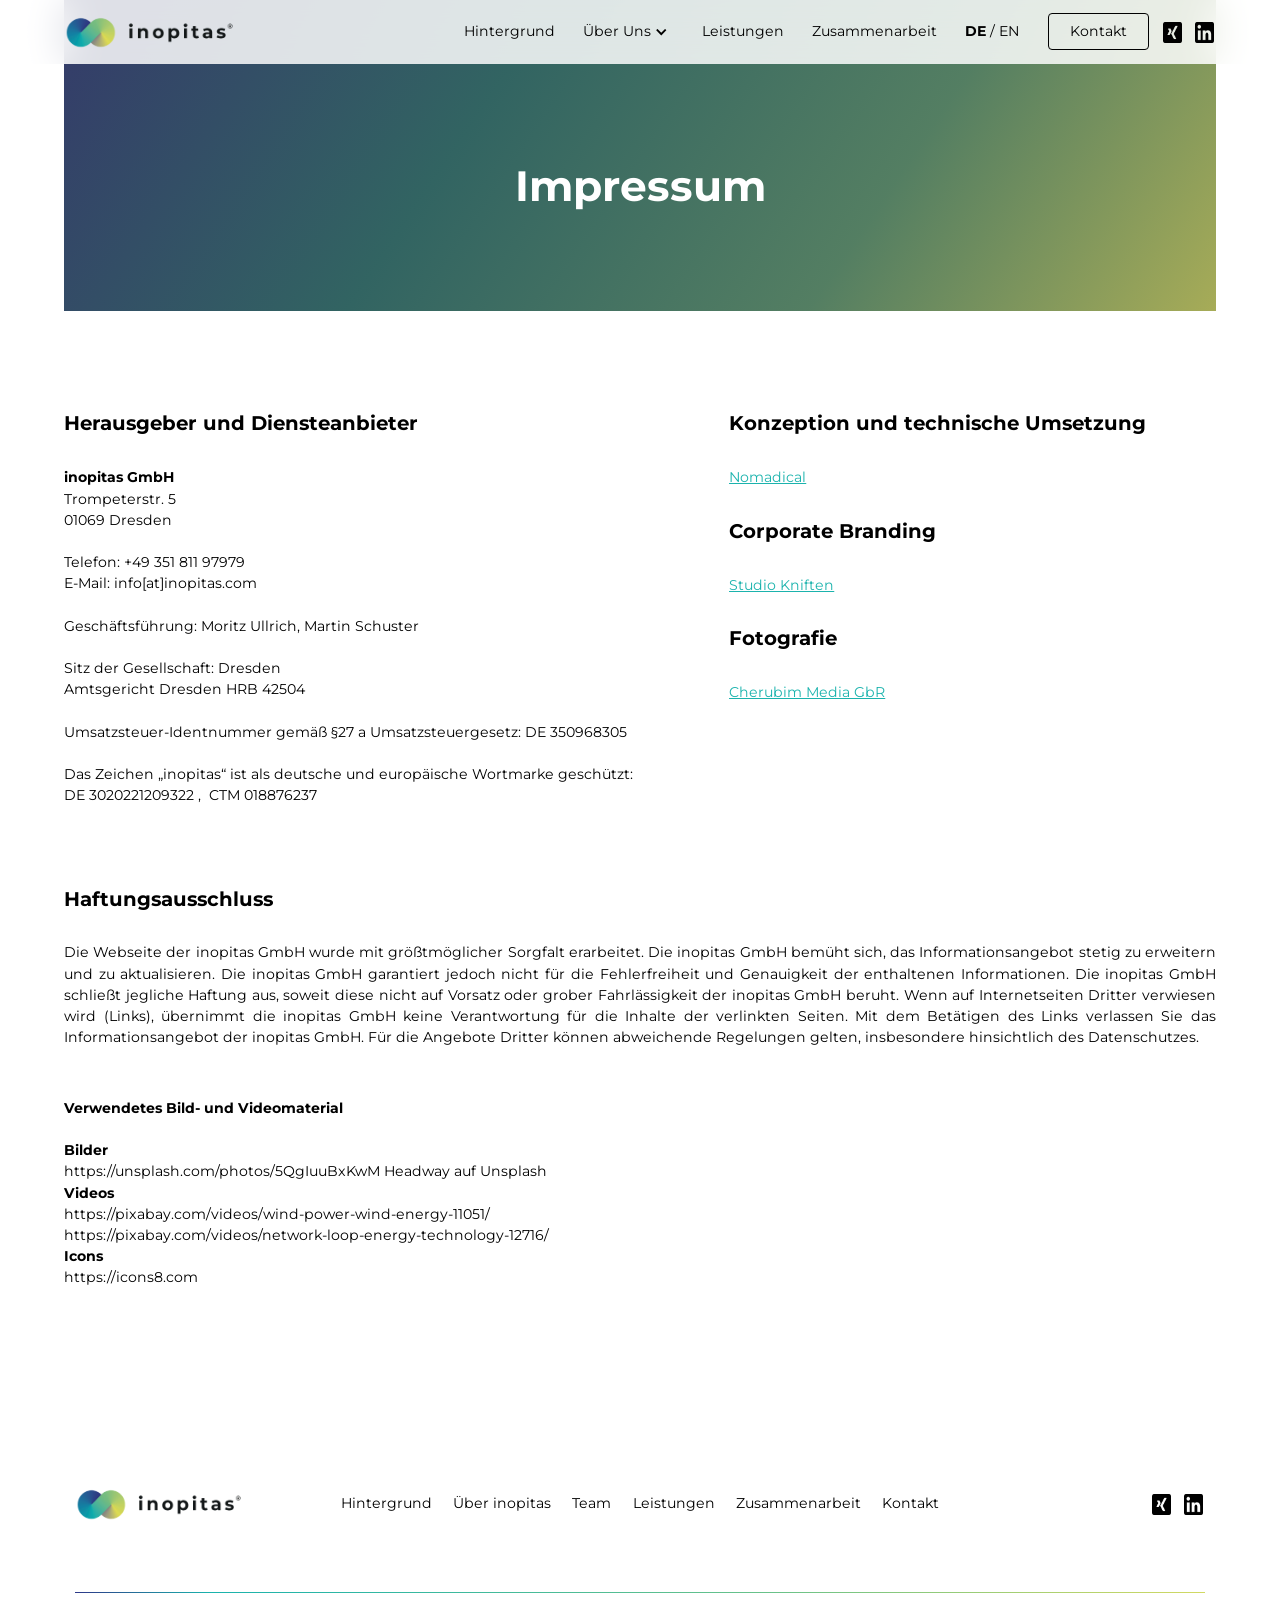
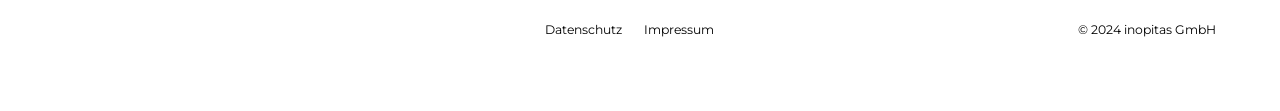
<file: impressum.html>
<!DOCTYPE html><!--  This site was created in Webflow. https://webflow.com  --><!--  Last Published: Wed Dec 18 2024 16:25:20 GMT+0000 (Coordinated Universal Time)  -->
<html data-wf-page="6368fed2df8f85d1872aecba" data-wf-site="62ac91e08e7244201cd73ed8" lang="de">
<head>
  <meta charset="utf-8">
  <title>Impressum</title>
  <meta content="Impressum" property="og:title">
  <meta content="Impressum" property="twitter:title">
  <meta content="width=device-width, initial-scale=1" name="viewport">
  <meta content="Webflow" name="generator">
  <link href="css/normalize.css" rel="stylesheet" type="text/css">
  <link href="css/webflow.css" rel="stylesheet" type="text/css">
  <link href="css/inopitas.webflow.css" rel="stylesheet" type="text/css">
  <script type="text/javascript">!function(o,c){var n=c.documentElement,t=" w-mod-";n.className+=t+"js",("ontouchstart"in o||o.DocumentTouch&&c instanceof DocumentTouch)&&(n.className+=t+"touch")}(window,document);</script>
  <link href="images/favicon.png" rel="shortcut icon" type="image/x-icon">
  <link href="images/webclip.png" rel="apple-touch-icon">
  <style>
  * {
  -webkit-font-smoothing: antialiased;
  -moz-osx-font-smoothing: grayscale;
}
</style>
  <!--  You can remove this  -->
  <meta name="facebook-domain-verification" content="mlk59ybu44651lzcbhhxjfl8vfae8q">
  <style>
body {
    -ms-hyphens: auto;
    -webkit-hyphens: auto;
    hyphens: auto;
}
</style>
  <style>
  html { font-size: 1rem; }
  @media screen and (max-width:1536px) { html { font-size: calc(0.2954128440366972rem + 0.7339449541284404vw); } }
  @media screen and (max-width:991px) { html { font-size: 1rem; } }
</style>
  <link rel="alternate" hreflang="de" href="https://inopitas.com/impressum">
</head>
<body>
  <div class="global-styles w-embed">
    <style>
/* Snippet gets rid of top margin on first element in any rich text*/
.w-richtext>:first-child {
	margin-top: 0;
}
/* Snippet gets rid of bottom margin on last element in any rich text*/
.w-richtext>:last-child, .w-richtext ol li:last-child, .w-richtext ul li:last-child {
    margin-bottom: 0;
}
/* Snippet makes all link elements listed below to inherit color from their parent */
a, 
.w-tab-link,
.w-nav-link,
.w-dropdown-btn,
.w-dropdown-toggle,
.w-dropdown-link
{
color: inherit;
}
/* Snippet prevents all click and hover interaction with an element */
.clickable-off {
  pointer-events: none;
}
/* Snippet enables all click and hover interaction with an element */
.clickable-on{
  pointer-events: auto;
}
/* Snippet enables you to add class of div-square which creates and maintains a 1:1 dimension of a div.*/
.div-square::after {
  content: "";
  display: block;
  padding-bottom: 100%;
}
/*Hide focus outline for main content element*/
    main:focus-visible {
    outline: -webkit-focus-ring-color auto 0px;
}
/* Make sure containers never lose their center alignment*/
.container-medium, .container-small, .container-large {
  margin-right: auto !important;
  margin-left: auto !important;
}
/*Reset selects, buttons, and links styles*/
.w-input, .w-select, a {
color: inherit;
text-decoration: inherit;
font-size: inherit;
}
/*Apply "..." after 3 lines of text */
.text-style-3lines {
    display: -webkit-box;
    overflow: hidden;
    -webkit-line-clamp: 3;
    -webkit-box-orient: vertical;
}
/* Apply "..." after 2 lines of text */
.text-style-2lines {
    display: -webkit-box;
    overflow: hidden;
    -webkit-line-clamp: 2;
    -webkit-box-orient: vertical;
}
/* Apply "..." at 100% width */
.truncate-width { 
		width: 100%; 
    white-space: nowrap; 
    overflow: hidden; 
    text-overflow: ellipsis; 
}
/* Removes native scrollbar */
.no-scrollbar {
    -ms-overflow-style: none;  // IE 10+
    overflow: -moz-scrollbars-none;  // Firefox
}
.no-scrollbar::-webkit-scrollbar {
    display: none; // Safari and Chrome
}
</style>
  </div>
  <div data-collapse="medium" data-animation="default" data-duration="400" data-w-id="23a6e4c8-8473-4401-8a57-aa73dd95d6ff" data-easing="ease" data-easing2="ease" role="banner" class="navbar1_component w-nav">
    <div class="navbar1_container">
      <a href="index.html" class="navbar1_logo-link w-nav-brand"><img src="images/Inopitas_Logo_Farbe_QF_1.avif" loading="lazy" width="174" sizes="(max-width: 479px) 73vw, (max-width: 991px) 174px, (max-width: 1279px) 17vw, 174px" alt="inopitas GmbH logo" srcset="images/Inopitas_Logo_Farbe_QF_1Inopitas_Logo_Farbe_QF.avif 500w, images/Inopitas_Logo_Farbe_QF_1Inopitas_Logo_Farbe_QF.avif 800w, images/Inopitas_Logo_Farbe_QF_1Inopitas_Logo_Farbe_QF.avif 1080w, images/Inopitas_Logo_Farbe_QF_1Inopitas_Logo_Farbe_QF.avif 1600w, images/Inopitas_Logo_Farbe_QF_1.avif 5943w" class="navbar1_logo"></a>
      <nav role="navigation" class="navbar1_menu w-nav-menu">
        <a href="https://inopitas.com/#hintergrund" class="navbar1_link w-nav-link">Hintergrund</a>
        <div data-hover="true" data-delay="0" data-w-id="38cc8184-8ac7-ddef-2a84-aa5b4b269c14" class="w-dropdown">
          <div class="navbar3_dropdown-toggle w-dropdown-toggle">
            <div data-w-id="38cc8184-8ac7-ddef-2a84-aa5b4b269c16" class="icon-4 w-icon-dropdown-toggle"></div>
            <div class="navbar1_link _1">Über Uns</div>
          </div>
          <nav data-w-id="38cc8184-8ac7-ddef-2a84-aa5b4b269c19" style="height:0PX;opacity:0;-webkit-transform:translate3d(0, 0, 0) scale3d(0.5, 0.5, 1) rotateX(0) rotateY(0) rotateZ(0) skew(0, 0);-moz-transform:translate3d(0, 0, 0) scale3d(0.5, 0.5, 1) rotateX(0) rotateY(0) rotateZ(0) skew(0, 0);-ms-transform:translate3d(0, 0, 0) scale3d(0.5, 0.5, 1) rotateX(0) rotateY(0) rotateZ(0) skew(0, 0);transform:translate3d(0, 0, 0) scale3d(0.5, 0.5, 1) rotateX(0) rotateY(0) rotateZ(0) skew(0, 0)" class="dropdown-list w-dropdown-list">
            <div class="div-block-10">
              <a href="https://inopitas.com/#ueber-uns" class="navbar1_link _2 w-dropdown-link">Über inopitas</a>
              <a href="team.html" class="navbar1_link _2 w-dropdown-link">Team</a>
            </div>
          </nav>
        </div>
        <a href="https://inopitas.com/#leistungen" class="navbar1_link w-nav-link">Leistungen</a>
        <a href="https://inopitas.com/#prozess" class="navbar1_link w-nav-link">Zusammenarbeit</a>
        <div class="navbar1_link lng">
          <div>
            <a href="impressum.html" aria-current="page" class="w--current"><strong>DE</strong></a> / <a href="imprint.html">EN</a>
          </div>
        </div>
        <div class="navbar1_menu-buttons">
          <div class="navbar1_button-wrapper">
            <a href="https://inopitas.com/#kontakt" class="button-secondary w-button">Kontakt</a>
          </div>
        </div>
        <div class="w-layout-grid footer4_social-list _1">
          <a id="w-node-_38cc8184-8ac7-ddef-2a84-aa5b4b269c30-872aecba" href="https://www.xing.com/pages/inopitas" target="_blank" class="w-inline-block"><img src="images/xing.webp" loading="lazy" id="w-node-_38cc8184-8ac7-ddef-2a84-aa5b4b269c31-872aecba" alt="" class="social-icon"></a>
          <a id="w-node-_38cc8184-8ac7-ddef-2a84-aa5b4b269c32-872aecba" href="https://www.linkedin.com/company/inopitas/?viewAsMember=true" target="_blank" class="w-inline-block"><img src="images/linkedin-logo.webp" loading="lazy" id="w-node-_38cc8184-8ac7-ddef-2a84-aa5b4b269c33-872aecba" alt="" class="social-icon"></a>
        </div>
      </nav>
      <div class="navbar1_menu-button w-nav-button">
        <div class="menu-icon1">
          <div class="menu-icon1_line-top"></div>
          <div class="menu-icon1_line-middle">
            <div class="menu-icon_line-middle-inner"></div>
          </div>
          <div class="menu-icon1_line-bottom"></div>
        </div>
      </div>
    </div>
  </div>
  <section class="section-layout183 unterseite">
    <div class="page-padding-3">
      <div>
        <div class="padding-vertical-2 padding-xhuge">
          <div class="text-align-center">
            <div class="margin-bottom margin-small _1">
              <h1 class="text-color-white-5">Impressum</h1>
            </div>
          </div>
        </div>
      </div>
    </div>
    <div class="layout183_background-video-wrapper">
      <div class="video-overlay-layer"></div>
      <div data-poster-url="https://uploads-ssl.webflow.com/62ac91e08e7244201cd73ed8/63358f9b9731df09142da3f6_Network - 45961-poster-00001.jpg" data-video-urls="https://uploads-ssl.webflow.com/62ac91e08e7244201cd73ed8/63358f9b9731df09142da3f6_Network - 45961-transcode.mp4,https://uploads-ssl.webflow.com/62ac91e08e7244201cd73ed8/63358f9b9731df09142da3f6_Network - 45961-transcode.webm" data-autoplay="true" data-loop="true" data-wf-ignore="true" class="layout183_background-video w-background-video w-background-video-atom"><video id="0bdea94e-01cd-06fc-c822-7d3bf5b2e000-video" autoplay="" loop="" style="background-image:url(&quot;https://uploads-ssl.webflow.com/62ac91e08e7244201cd73ed8/63358f9b9731df09142da3f6_Network - 45961-poster-00001.jpg&quot;)" muted="" playsinline="" data-wf-ignore="true" data-object-fit="cover">
          <source src="https://uploads-ssl.webflow.com/62ac91e08e7244201cd73ed8/63358f9b9731df09142da3f6_Network - 45961-transcode.mp4" data-wf-ignore="true">
          <source src="https://uploads-ssl.webflow.com/62ac91e08e7244201cd73ed8/63358f9b9731df09142da3f6_Network - 45961-transcode.webm" data-wf-ignore="true">
        </video></div>
    </div>
  </section>
  <div>
    <div class="page-padding">
      <div class="padding-vertical padding-xhuge">
        <div class="w-layout-grid grid">
          <div id="w-node-_23102cb1-115a-4380-67b7-0b86856ffbfa-872aecba">
            <p class="paragraph-5"><strong>Herausgeber und Diensteanbieter</strong></p>
            <p class="paragraph-3"><strong>inopitas GmbH</strong><br>Trompeterstr. 5<br>01069 Dresden<br>‍<br>Telefon: <a href="tel:+4935181197979">+49 351 811 97979</a><br>E-Mail: <a href="mailto:info@inopitas.com">info[at]inopitas.com</a><br><br>Geschäftsführung: Moritz Ullrich, Martin Schuster<br><br>Sitz der Gesellschaft: Dresden<br>Amtsgericht Dresden HRB 42504<br><br>Umsatzsteuer-Identnummer gemäß §27 a Umsatzsteuergesetz: DE 350968305<br><br>Das Zeichen „inopitas“ ist als deutsche und europäische Wortmarke geschützt:<br>DE 3020221209322 ,  CTM 018876237</p>
          </div>
          <div id="w-node-_9f0d32b8-d24e-1400-8c74-007524e0811c-872aecba">
            <p class="paragraph-5"><strong>Konzeption und technische Umsetzung</strong></p>
            <p class="paragraph-3 _1">
              <a href="https://www.nomadical.de/" target="_blank">Nomadical</a>‍
            </p>
            <p class="paragraph-5"><strong>Corporate Branding</strong></p>
            <p class="paragraph-3 _1">
              <a href="https://www.studio-kniften.de/" target="_blank">Studio Kniften</a>‍
            </p>
            <p class="paragraph-5"><strong>Fotografie</strong></p>
            <p class="paragraph-3 _1">
              <a href="https://philippcherubim.de/" target="_blank">Cherubim Media GbR</a>‍
            </p>
          </div>
        </div>
        <p class="paragraph-5"><strong>Haftungsausschluss</strong></p>
        <p class="paragraph-3 _2">Die Webseite der inopitas GmbH wurde mit größtmöglicher Sorgfalt erarbeitet. Die inopitas GmbH bemüht sich, das Informationsangebot stetig zu erweitern und zu aktualisieren. Die inopitas GmbH garantiert jedoch nicht für die Fehlerfreiheit und Genauigkeit der enthaltenen Informationen. Die inopitas GmbH schließt jegliche Haftung aus, soweit diese nicht auf Vorsatz oder grober Fahrlässigkeit der inopitas GmbH beruht. Wenn auf Internetseiten Dritter verwiesen wird (Links), übernimmt die inopitas GmbH keine Verantwortung für die Inhalte der verlinkten Seiten. Mit dem Betätigen des Links verlassen Sie das Informationsangebot der inopitas GmbH. Für die Angebote Dritter können abweichende Regelungen gelten, insbesondere hinsichtlich des Datenschutzes.</p>
        <p class="paragraph-4"><strong><br>Verwendetes Bild- und Videomaterial<br><br>Bilder <br></strong>
          <a href="https://unsplash.com/photos/5QgIuuBxKwM" target="_blank"><strong>‍</strong>https://unsplash.com/photos/5QgIuuBxKwM</a><strong> </strong>
          <a href="https://unsplash.com/@headwayio?utm_source=unsplash&amp;utm_medium=referral&amp;utm_content=creditCopyText">Headway</a> auf <a href="https://unsplash.com/?utm_source=unsplash&amp;utm_medium=referral&amp;utm_content=creditCopyText">Unsplash</a><strong><br>Videos<br></strong>
          <a href="https://pixabay.com/videos/wind-power-wind-energy-11051/" target="_blank">https://pixabay.com/videos/wind-power-wind-energy-11051/</a><br>
          <a href="https://pixabay.com/videos/network-loop-energy-technology-12716/" target="_blank">https://pixabay.com/videos/network-loop-energy-technology-12716/</a>
          <a href="https://pixabay.com/videos/network-loop-energy-technology-12716/"><br><strong>Icons</strong> <br></a>
          <a href="https://icons8.com/" target="_blank">https://icons8.com</a>
        </p>
      </div>
    </div>
  </div>
  <div class="footer4_component-2">
    <div class="page-padding">
      <div class="container-large">
        <div class="padding-vertical padding-xxlarge">
          <div class="padding-bottom padding-xxlarge">
            <div class="w-layout-grid footer4_top-wrapper">
              <a href="index.html" id="w-node-eedd9244-f03e-1841-31f8-f71f7c435187-7c435181" class="footer4_logo-link w-nav-brand"><img src="images/Inopitas_Logo_Farbe_QF_1.avif" loading="lazy" width="251" sizes="(max-width: 479px) 54vw, (max-width: 991px) 175.6953125px, 251px" alt="inopitas GmbH logo" srcset="images/Inopitas_Logo_Farbe_QF_1Inopitas_Logo_Farbe_QF.avif 500w, images/Inopitas_Logo_Farbe_QF_1Inopitas_Logo_Farbe_QF.avif 800w, images/Inopitas_Logo_Farbe_QF_1Inopitas_Logo_Farbe_QF.avif 1080w, images/Inopitas_Logo_Farbe_QF_1Inopitas_Logo_Farbe_QF.avif 1600w, images/Inopitas_Logo_Farbe_QF_1.avif 5943w" class="image-2"></a>
              <div class="w-layout-grid footer4_link-list">
                <a href="https://inopitas.com/#hintergrund" class="footer4_link">Hintergrund</a>
                <a href="https://inopitas.com/#ueber-uns" class="footer4_link">Über inopitas</a>
                <a href="team.html" class="footer4_link">Team</a>
                <a href="https://inopitas.com/#leistungen" class="footer4_link">Leistungen</a>
                <a href="https://inopitas.com/#prozess" class="footer4_link">Zusammenarbeit</a>
                <a href="https://inopitas.com/#kontakt" class="footer4_link">Kontakt</a>
              </div>
              <div class="w-layout-grid footer4_social-list _2">
                <a id="w-node-a4e714f0-d073-d10f-1e41-548b7599410f-7c435181" href="https://www.xing.com/pages/inopitas" target="_blank" class="w-inline-block"><img src="images/xing.webp" loading="lazy" id="w-node-a4e714f0-d073-d10f-1e41-548b75994110-7c435181" alt="" class="social-icon"></a>
                <a id="w-node-a4e714f0-d073-d10f-1e41-548b75994111-7c435181" href="https://www.linkedin.com/company/inopitas/?viewAsMember=true" target="_blank" class="w-inline-block"><img src="images/linkedin-logo.webp" loading="lazy" id="w-node-a4e714f0-d073-d10f-1e41-548b75994112-7c435181" alt="" class="social-icon"></a>
              </div>
            </div>
          </div>
          <div class="line-divider-2"></div>
          <div class="padding-top padding-medium">
            <div class="w-layout-grid footer4_bottom-wrapper">
              <a href="datenschutz.html" class="footer4_legal-link">Datenschutz</a>
              <a href="impressum.html" aria-current="page" class="footer4_legal-link w--current">Impressum</a>
              <div id="w-node-_165f8f20-6db8-f9aa-9705-19a07bccea6b-7c435181"> <strong class="bold-text-8 right">© 2024 inopitas GmbH</strong></div>
            </div>
          </div>
        </div>
      </div>
    </div>
  </div>
  <script src="https://d3e54v103j8qbb.cloudfront.net/js/jquery-3.5.1.min.dc5e7f18c8.js?site=62ac91e08e7244201cd73ed8" type="text/javascript" integrity="sha256-9/aliU8dGd2tb6OSsuzixeV4y/faTqgFtohetphbbj0=" crossorigin="anonymous"></script>
  <script src="js/webflow.js" type="text/javascript"></script>
</body>
</html>
</file>
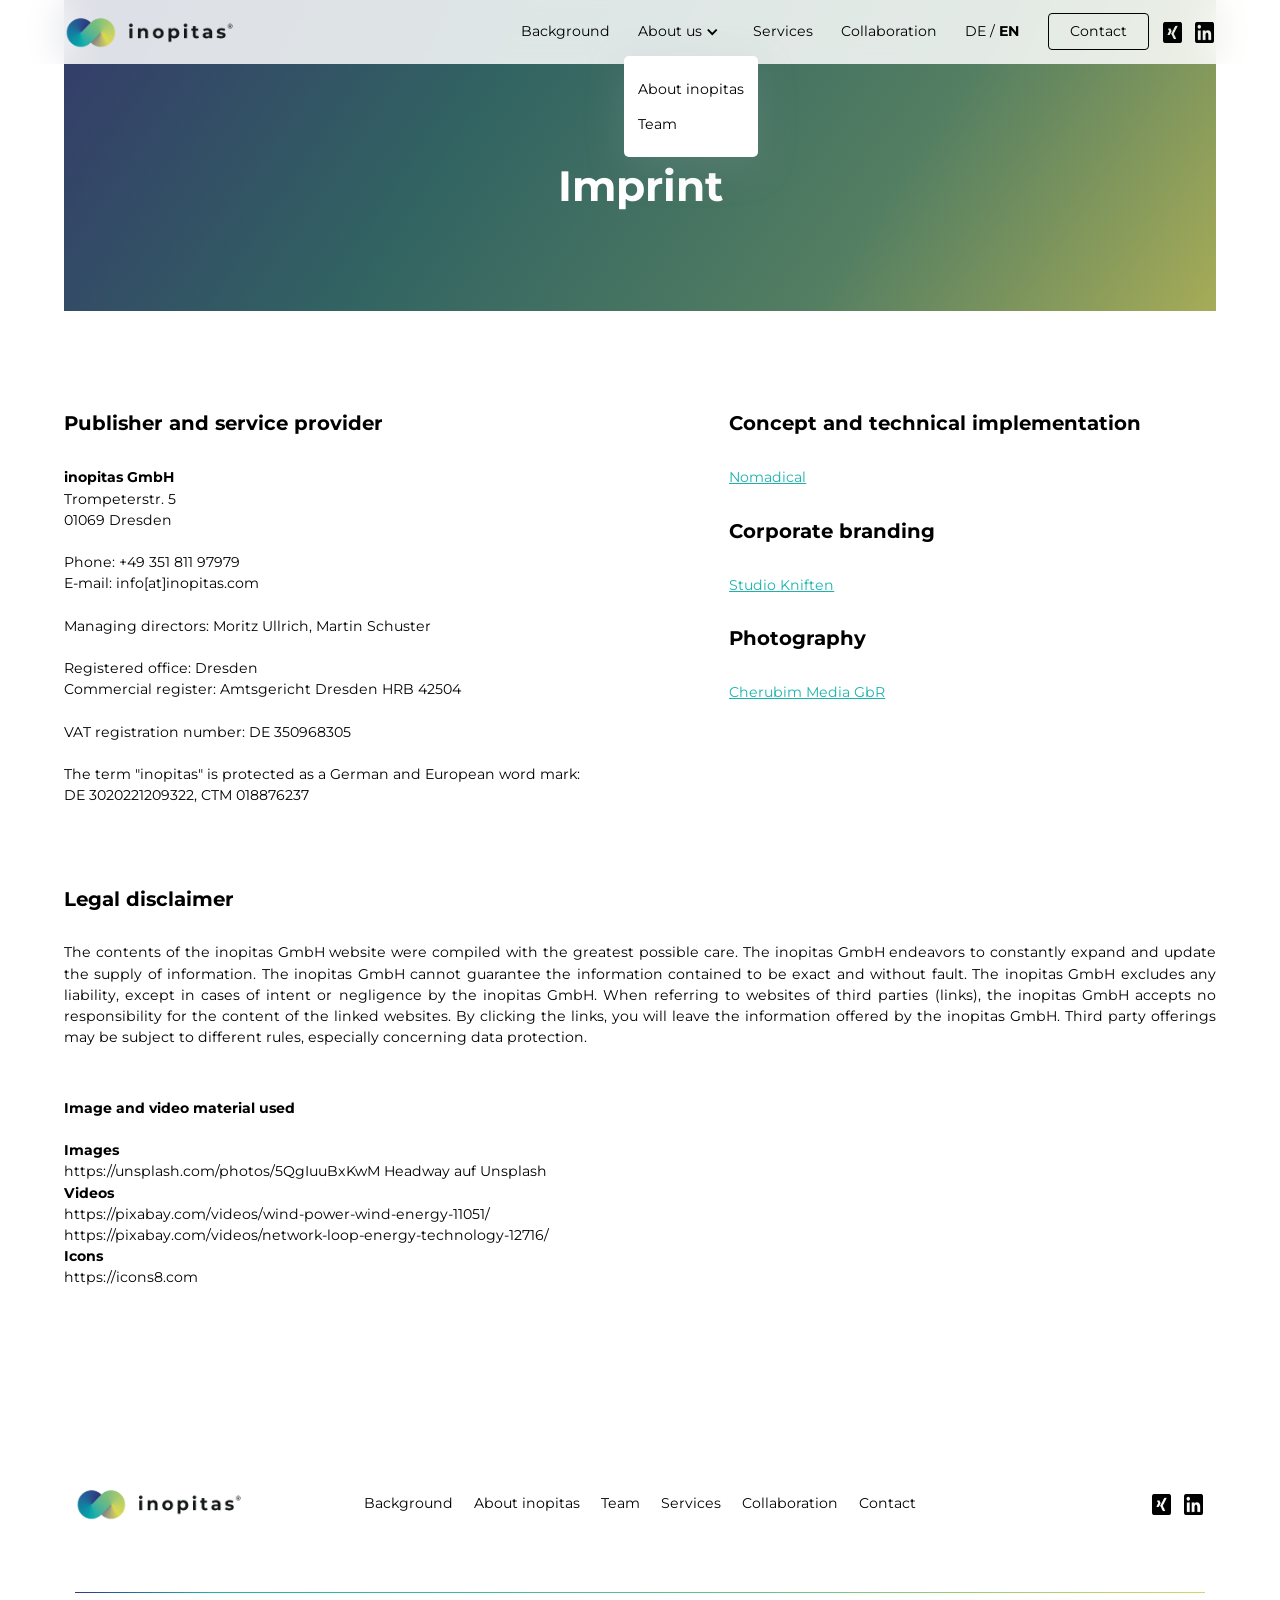
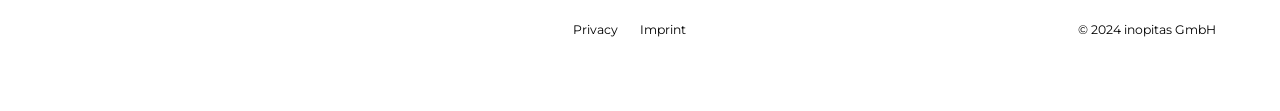
<file: imprint.html>
<!DOCTYPE html><!--  This site was created in Webflow. https://webflow.com  --><!--  Last Published: Wed Dec 18 2024 16:25:20 GMT+0000 (Coordinated Universal Time)  -->
<html data-wf-page="636926e86516f91cac52f355" data-wf-site="62ac91e08e7244201cd73ed8" lang="de">
<head>
  <meta charset="utf-8">
  <title>Imprint</title>
  <meta content="Imprint" property="og:title">
  <meta content="Imprint" property="twitter:title">
  <meta content="width=device-width, initial-scale=1" name="viewport">
  <meta content="Webflow" name="generator">
  <link href="css/normalize.css" rel="stylesheet" type="text/css">
  <link href="css/webflow.css" rel="stylesheet" type="text/css">
  <link href="css/inopitas.webflow.css" rel="stylesheet" type="text/css">
  <script type="text/javascript">!function(o,c){var n=c.documentElement,t=" w-mod-";n.className+=t+"js",("ontouchstart"in o||o.DocumentTouch&&c instanceof DocumentTouch)&&(n.className+=t+"touch")}(window,document);</script>
  <link href="images/favicon.png" rel="shortcut icon" type="image/x-icon">
  <link href="images/webclip.png" rel="apple-touch-icon">
  <style>
  * {
  -webkit-font-smoothing: antialiased;
  -moz-osx-font-smoothing: grayscale;
}
</style>
  <!--  You can remove this  -->
  <meta name="facebook-domain-verification" content="mlk59ybu44651lzcbhhxjfl8vfae8q">
  <style>
body {
    -ms-hyphens: auto;
    -webkit-hyphens: auto;
    hyphens: auto;
}
</style>
  <style>
  html { font-size: 1rem; }
  @media screen and (max-width:1536px) { html { font-size: calc(0.2954128440366972rem + 0.7339449541284404vw); } }
  @media screen and (max-width:991px) { html { font-size: 1rem; } }
</style>
  <link rel="alternate" hreflang="en" href="https://inopitas.com/imprint">
</head>
<body>
  <div class="global-styles w-embed">
    <style>
/* Snippet gets rid of top margin on first element in any rich text*/
.w-richtext>:first-child {
	margin-top: 0;
}
/* Snippet gets rid of bottom margin on last element in any rich text*/
.w-richtext>:last-child, .w-richtext ol li:last-child, .w-richtext ul li:last-child {
    margin-bottom: 0;
}
/* Snippet makes all link elements listed below to inherit color from their parent */
a, 
.w-tab-link,
.w-nav-link,
.w-dropdown-btn,
.w-dropdown-toggle,
.w-dropdown-link
{
color: inherit;
}
/* Snippet prevents all click and hover interaction with an element */
.clickable-off {
  pointer-events: none;
}
/* Snippet enables all click and hover interaction with an element */
.clickable-on{
  pointer-events: auto;
}
/* Snippet enables you to add class of div-square which creates and maintains a 1:1 dimension of a div.*/
.div-square::after {
  content: "";
  display: block;
  padding-bottom: 100%;
}
/*Hide focus outline for main content element*/
    main:focus-visible {
    outline: -webkit-focus-ring-color auto 0px;
}
/* Make sure containers never lose their center alignment*/
.container-medium, .container-small, .container-large {
  margin-right: auto !important;
  margin-left: auto !important;
}
/*Reset selects, buttons, and links styles*/
.w-input, .w-select, a {
color: inherit;
text-decoration: inherit;
font-size: inherit;
}
/*Apply "..." after 3 lines of text */
.text-style-3lines {
    display: -webkit-box;
    overflow: hidden;
    -webkit-line-clamp: 3;
    -webkit-box-orient: vertical;
}
/* Apply "..." after 2 lines of text */
.text-style-2lines {
    display: -webkit-box;
    overflow: hidden;
    -webkit-line-clamp: 2;
    -webkit-box-orient: vertical;
}
/* Apply "..." at 100% width */
.truncate-width { 
		width: 100%; 
    white-space: nowrap; 
    overflow: hidden; 
    text-overflow: ellipsis; 
}
/* Removes native scrollbar */
.no-scrollbar {
    -ms-overflow-style: none;  // IE 10+
    overflow: -moz-scrollbars-none;  // Firefox
}
.no-scrollbar::-webkit-scrollbar {
    display: none; // Safari and Chrome
}
</style>
  </div>
  <div data-collapse="medium" data-animation="default" data-duration="400" data-w-id="5b1cda19-0fbc-a970-2b85-7f097f518783" data-easing="ease" data-easing2="ease" role="banner" class="navbar1_component w-nav">
    <div class="navbar1_container">
      <a href="home-en.html" class="navbar1_logo-link w-nav-brand"><img src="images/Inopitas_Logo_Farbe_QF_1.avif" loading="lazy" width="174" sizes="(max-width: 479px) 73vw, 174px" alt="inopitas GmbH logo" srcset="images/Inopitas_Logo_Farbe_QF_1Inopitas_Logo_Farbe_QF.avif 500w, images/Inopitas_Logo_Farbe_QF_1Inopitas_Logo_Farbe_QF.avif 800w, images/Inopitas_Logo_Farbe_QF_1Inopitas_Logo_Farbe_QF.avif 1080w, images/Inopitas_Logo_Farbe_QF_1Inopitas_Logo_Farbe_QF.avif 1600w, images/Inopitas_Logo_Farbe_QF_1.avif 5943w" class="navbar1_logo"></a>
      <nav role="navigation" class="navbar1_menu w-nav-menu">
        <a href="https://inopitas.com/home-en.html#hintergrund" class="navbar1_link w-nav-link">Background</a>
        <div data-hover="true" data-delay="0" data-w-id="5b1cda19-0fbc-a970-2b85-7f097f51878a" class="w-dropdown">
          <div class="navbar3_dropdown-toggle w-dropdown-toggle">
            <div data-w-id="5b1cda19-0fbc-a970-2b85-7f097f51878c" class="icon-4 w-icon-dropdown-toggle"></div>
            <div class="navbar1_link _1">About us</div>
          </div>
          <nav data-w-id="5b1cda19-0fbc-a970-2b85-7f097f51878f" class="dropdown-list w-dropdown-list">
            <div class="div-block-10">
              <a href="https://inopitas.com/home-en.html#ueber-uns" class="navbar1_link _2 w-dropdown-link">About inopitas</a>
              <a href="team-en.html" class="navbar1_link _2 w-dropdown-link">Team</a>
            </div>
          </nav>
        </div>
        <a href="https://inopitas.com/home-en.html#leistungen" class="navbar1_link w-nav-link">Services</a>
        <a href="https://inopitas.com/home-en.html#prozess" class="navbar1_link w-nav-link">Collaboration</a>
        <div class="navbar1_link lng">
          <div>
            <a href="impressum.html">DE</a> / <a href="imprint.html" aria-current="page" class="w--current"><strong>EN</strong></a>
          </div>
        </div>
        <div class="navbar1_menu-buttons">
          <div class="navbar1_button-wrapper">
            <a href="https://inopitas.com/home-en.html#kontakt" class="button-secondary w-button">Contact</a>
          </div>
        </div>
        <div class="w-layout-grid footer4_social-list _1">
          <a id="w-node-_5b1cda19-0fbc-a970-2b85-7f097f5187a6-7f518783" href="https://www.xing.com/pages/inopitas" target="_blank" class="w-inline-block"><img src="images/xing.webp" loading="lazy" id="w-node-_5b1cda19-0fbc-a970-2b85-7f097f5187a7-7f518783" alt="" class="social-icon"></a>
          <a id="w-node-_5b1cda19-0fbc-a970-2b85-7f097f5187a8-7f518783" href="https://www.linkedin.com/company/inopitas/?viewAsMember=true" target="_blank" class="w-inline-block"><img src="images/linkedin-logo.webp" loading="lazy" id="w-node-_5b1cda19-0fbc-a970-2b85-7f097f5187a9-7f518783" alt="" class="social-icon"></a>
        </div>
      </nav>
      <div class="navbar1_menu-button w-nav-button">
        <div class="menu-icon1">
          <div class="menu-icon1_line-top"></div>
          <div class="menu-icon1_line-middle">
            <div class="menu-icon_line-middle-inner"></div>
          </div>
          <div class="menu-icon1_line-bottom"></div>
        </div>
      </div>
    </div>
  </div>
  <section class="section-layout183 unterseite">
    <div class="page-padding-3">
      <div>
        <div class="padding-vertical-2 padding-xhuge">
          <div class="text-align-center">
            <div class="margin-bottom margin-small _1">
              <h1 class="text-color-white-5">Imprint</h1>
            </div>
          </div>
        </div>
      </div>
    </div>
    <div class="layout183_background-video-wrapper">
      <div class="video-overlay-layer"></div>
      <div data-poster-url="https://uploads-ssl.webflow.com/62ac91e08e7244201cd73ed8/63358f9b9731df09142da3f6_Network - 45961-poster-00001.jpg" data-video-urls="https://uploads-ssl.webflow.com/62ac91e08e7244201cd73ed8/63358f9b9731df09142da3f6_Network - 45961-transcode.mp4,https://uploads-ssl.webflow.com/62ac91e08e7244201cd73ed8/63358f9b9731df09142da3f6_Network - 45961-transcode.webm" data-autoplay="true" data-loop="true" data-wf-ignore="true" class="layout183_background-video w-background-video w-background-video-atom"><video id="0bdea94e-01cd-06fc-c822-7d3bf5b2e000-video" autoplay="" loop="" style="background-image:url(&quot;https://uploads-ssl.webflow.com/62ac91e08e7244201cd73ed8/63358f9b9731df09142da3f6_Network - 45961-poster-00001.jpg&quot;)" muted="" playsinline="" data-wf-ignore="true" data-object-fit="cover">
          <source src="https://uploads-ssl.webflow.com/62ac91e08e7244201cd73ed8/63358f9b9731df09142da3f6_Network - 45961-transcode.mp4" data-wf-ignore="true">
          <source src="https://uploads-ssl.webflow.com/62ac91e08e7244201cd73ed8/63358f9b9731df09142da3f6_Network - 45961-transcode.webm" data-wf-ignore="true">
        </video></div>
    </div>
  </section>
  <div>
    <div class="page-padding">
      <div class="padding-vertical padding-xhuge">
        <div class="w-layout-grid grid">
          <div id="w-node-_23102cb1-115a-4380-67b7-0b86856ffbfa-ac52f355">
            <p class="paragraph-5"><strong>Publisher and service provider</strong></p>
            <p class="paragraph-3"><strong>inopitas GmbH</strong><br>Trompeterstr. 5<br>01069 Dresden<br>‍<br>Phone: <a href="tel:+4935181197979">+49 351 811 97979</a><br>E-mail: <a href="mailto:info@inopitas.com">info[at]inopitas.com</a><br><br>Managing directors: Moritz Ullrich, Martin Schuster<br><br>Registered office: Dresden<br>Commercial register: Amtsgericht Dresden HRB 42504<br><br>VAT registration number: DE 350968305<br><br>The term &quot;inopitas&quot; is protected as a German and European word mark: <br>DE 3020221209322, CTM 018876237</p>
          </div>
          <div id="w-node-_9f0d32b8-d24e-1400-8c74-007524e0811c-ac52f355">
            <p class="paragraph-5"><strong>Concept and technical implementation</strong></p>
            <p class="paragraph-3 _1">
              <a href="https://www.nomadical.de/" target="_blank">Nomadical</a>‍
            </p>
            <p class="paragraph-5"><strong>Corporate branding</strong></p>
            <p class="paragraph-3 _1">
              <a href="https://www.studio-kniften.de/" target="_blank">Studio Kniften</a>‍
            </p>
            <p class="paragraph-5"><strong>Photography</strong></p>
            <p class="paragraph-3 _1">
              <a href="https://philippcherubim.de/" target="_blank">Cherubim Media GbR</a>‍
            </p>
          </div>
        </div>
        <p class="paragraph-5"><strong>Legal disclaimer</strong></p>
        <p class="paragraph-3 _2">The contents of the inopitas GmbH website were compiled with the greatest possible care. The inopitas GmbH endeavors to constantly expand and update the supply of information. The inopitas GmbH cannot guarantee the information contained to be exact and without fault. The inopitas GmbH excludes any liability, except in cases of intent or negligence by the inopitas GmbH. When referring to websites of third parties (links), the inopitas GmbH accepts no responsibility for the content of the linked websites. By clicking the links, you will leave the information offered by the inopitas GmbH. Third party offerings may be subject to different rules, especially concerning data protection.</p>
        <p class="paragraph-4"><strong><br>Image and video material used<br><br>Images <br></strong>
          <a href="https://unsplash.com/photos/5QgIuuBxKwM" target="_blank"><strong>‍</strong>https://unsplash.com/photos/5QgIuuBxKwM</a><strong> </strong>
          <a href="https://unsplash.com/@headwayio?utm_source=unsplash&amp;utm_medium=referral&amp;utm_content=creditCopyText">Headway</a> auf <a href="https://unsplash.com/?utm_source=unsplash&amp;utm_medium=referral&amp;utm_content=creditCopyText">Unsplash</a><strong><br>Videos<br></strong>
          <a href="https://pixabay.com/videos/wind-power-wind-energy-11051/">https://pixabay.com/videos/wind-power-wind-energy-11051/</a><br>
          <a href="https://pixabay.com/videos/network-loop-energy-technology-12716/" target="_blank">https://pixabay.com/videos/network-loop-energy-technology-12716/</a><br><strong>Icons </strong><br>
          <a href="https://icons8.com/" target="_blank">https://icons8.com</a>
        </p>
      </div>
    </div>
  </div>
  <div class="footer4_component-2">
    <div class="page-padding">
      <div class="container-large">
        <div class="padding-vertical padding-xxlarge">
          <div class="padding-bottom padding-xxlarge">
            <div class="w-layout-grid footer4_top-wrapper">
              <a href="home-en.html" id="w-node-c5cdc02f-9bbd-a58c-3663-adb9263af7cb-263af7c5" class="footer4_logo-link w-nav-brand"><img src="images/Inopitas_Logo_Farbe_QF_1.avif" loading="lazy" width="251" sizes="(max-width: 479px) 54vw, (max-width: 991px) 175.6953125px, 251px" alt="inopitas GmbH logo" srcset="images/Inopitas_Logo_Farbe_QF_1Inopitas_Logo_Farbe_QF.avif 500w, images/Inopitas_Logo_Farbe_QF_1Inopitas_Logo_Farbe_QF.avif 800w, images/Inopitas_Logo_Farbe_QF_1Inopitas_Logo_Farbe_QF.avif 1080w, images/Inopitas_Logo_Farbe_QF_1Inopitas_Logo_Farbe_QF.avif 1600w, images/Inopitas_Logo_Farbe_QF_1.avif 5943w" class="image-2"></a>
              <div class="w-layout-grid footer4_link-list">
                <a href="https://www.inopitas.com/home-en.html#hintergrund" class="footer4_link">Background</a>
                <a href="https://inopitas.com/home-en.html#ueber-uns" class="footer4_link">About inopitas</a>
                <a href="team-en.html" class="footer4_link">Team</a>
                <a href="https://inopitas.com/home-en.html#leistungen" class="footer4_link">Services</a>
                <a href="https://inopitas.com/home-en.html#prozess" class="footer4_link">Collaboration</a>
                <a href="https://inopitas.com/home-en.html#kontakt" class="footer4_link">Contact</a>
              </div>
              <div id="w-node-c5cdc02f-9bbd-a58c-3663-adb9263af7da-263af7c5" class="w-layout-grid footer4_social-list">
                <a id="w-node-c5cdc02f-9bbd-a58c-3663-adb9263af7db-263af7c5" href="https://www.xing.com/pages/inopitas" target="_blank" class="w-inline-block"><img src="images/xing.webp" loading="lazy" id="w-node-c5cdc02f-9bbd-a58c-3663-adb9263af7dc-263af7c5" alt="" class="social-icon"></a>
                <a id="w-node-c5cdc02f-9bbd-a58c-3663-adb9263af7dd-263af7c5" href="https://www.linkedin.com/company/inopitas" target="_blank" class="w-inline-block"><img src="images/linkedin-logo.webp" loading="lazy" id="w-node-c5cdc02f-9bbd-a58c-3663-adb9263af7de-263af7c5" alt="" class="social-icon"></a>
              </div>
            </div>
          </div>
          <div class="line-divider-2"></div>
          <div class="padding-top padding-medium">
            <div class="w-layout-grid footer4_bottom-wrapper">
              <a href="privacy.html" class="footer4_legal-link">Privacy</a>
              <a href="imprint.html" aria-current="page" class="footer4_legal-link w--current">Imprint</a>
              <div id="w-node-b63df30f-4c59-d7db-e815-3446b27c60c4-263af7c5"> <strong class="bold-text-8 right">© 2024 inopitas GmbH</strong></div>
            </div>
          </div>
        </div>
      </div>
    </div>
  </div>
  <script src="https://d3e54v103j8qbb.cloudfront.net/js/jquery-3.5.1.min.dc5e7f18c8.js?site=62ac91e08e7244201cd73ed8" type="text/javascript" integrity="sha256-9/aliU8dGd2tb6OSsuzixeV4y/faTqgFtohetphbbj0=" crossorigin="anonymous"></script>
  <script src="js/webflow.js" type="text/javascript"></script>
</body>
</html>
</file>
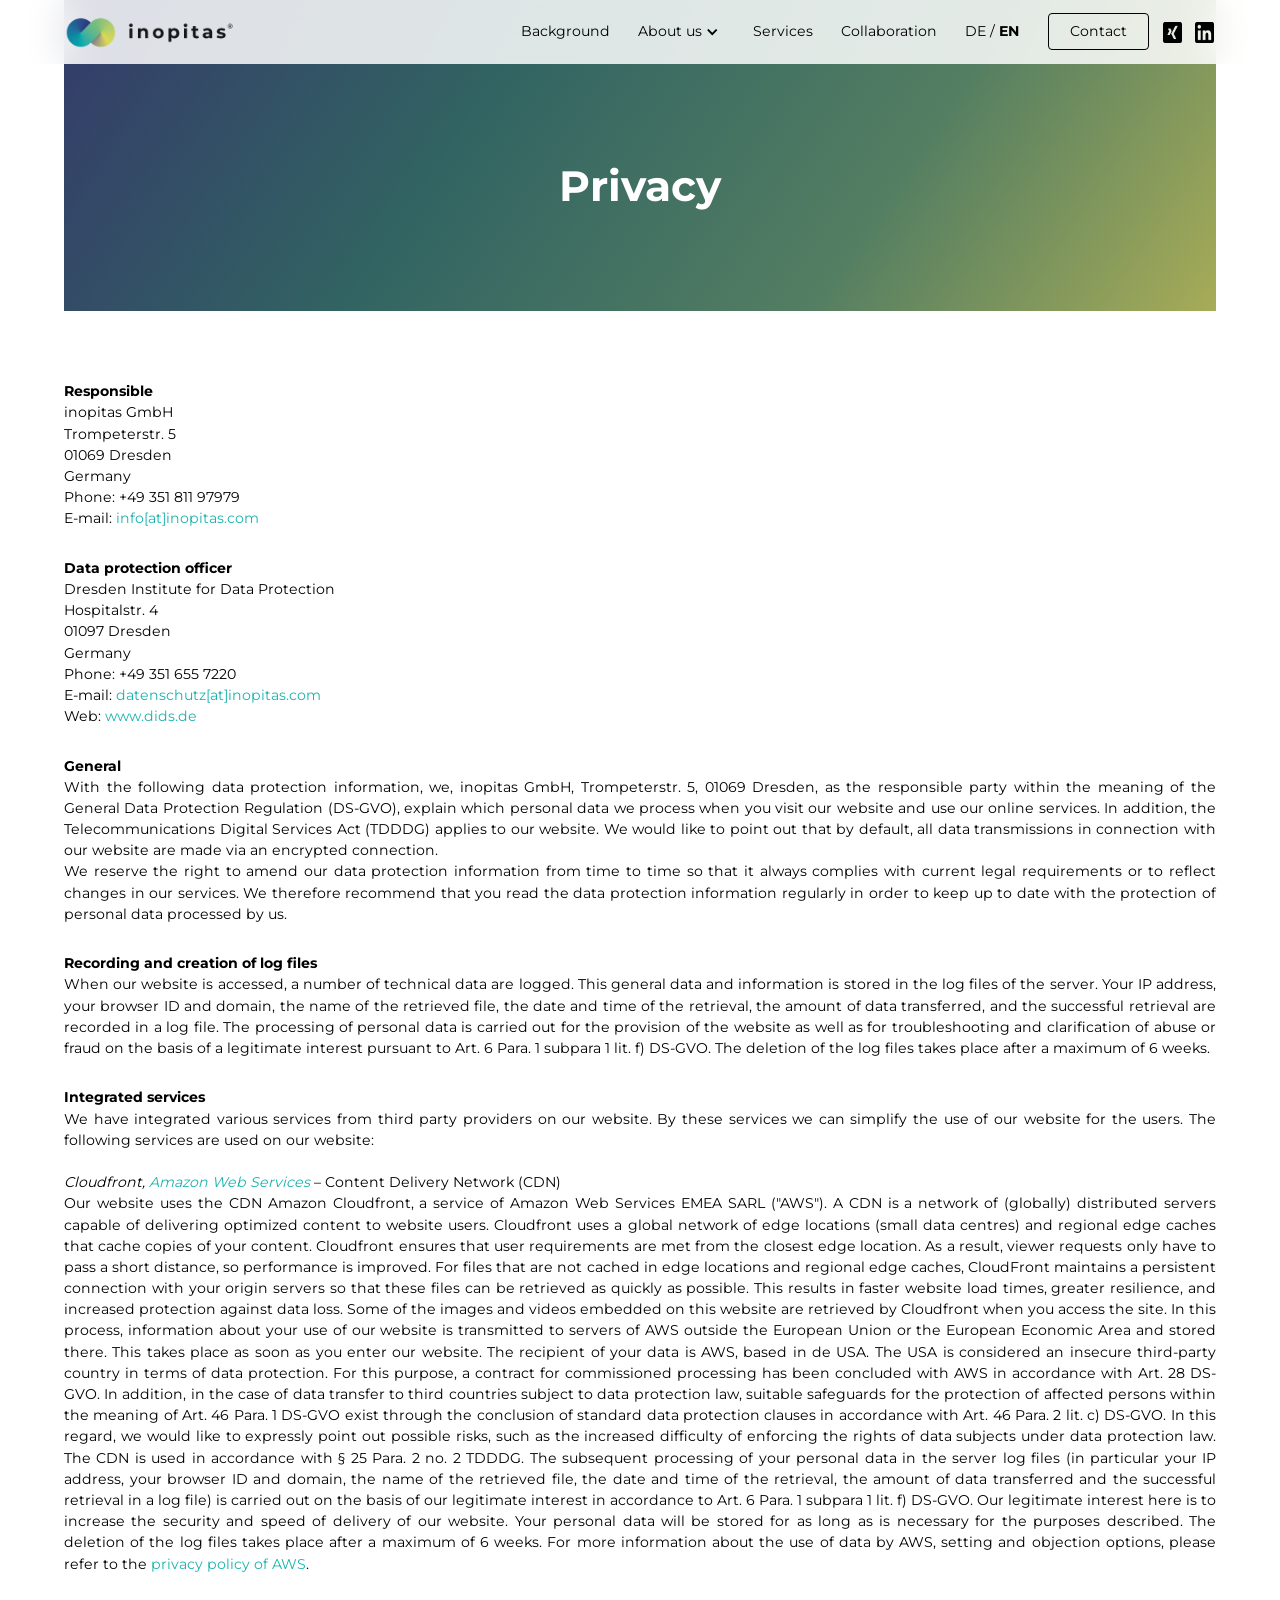
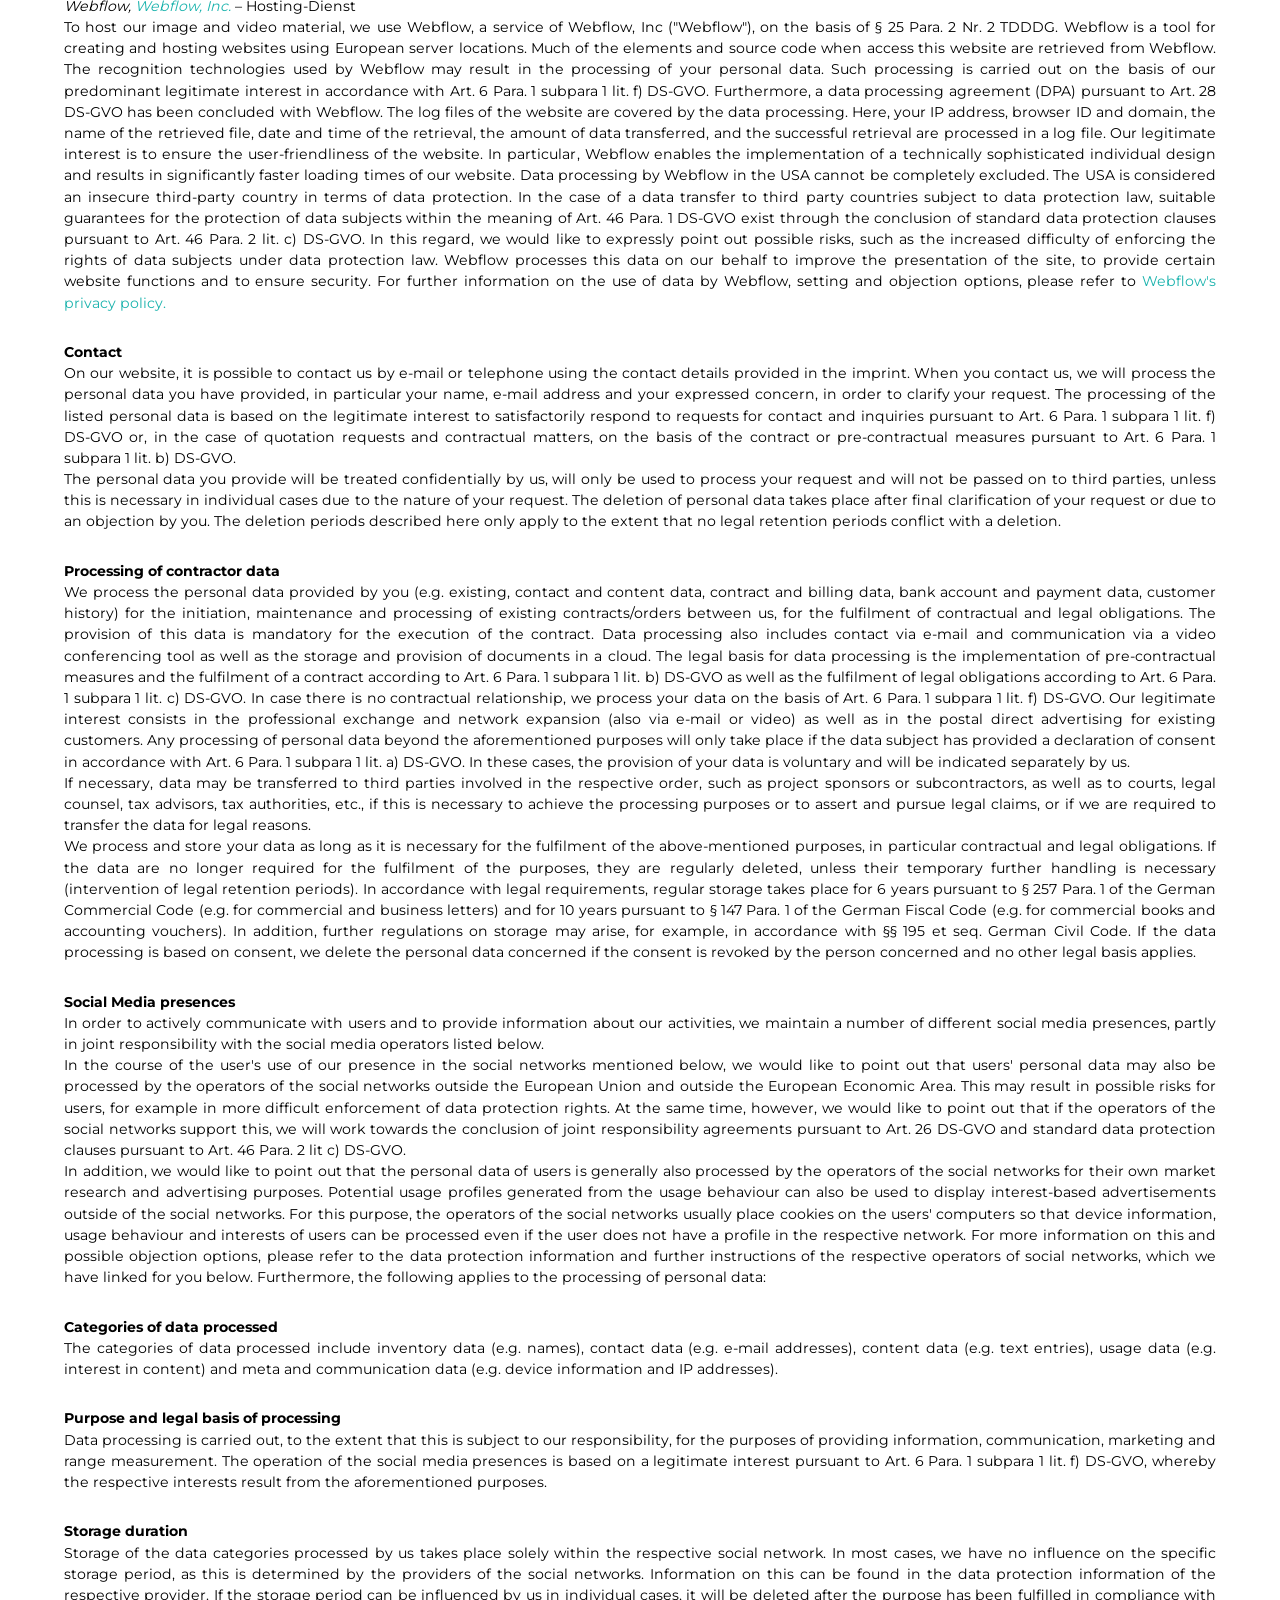
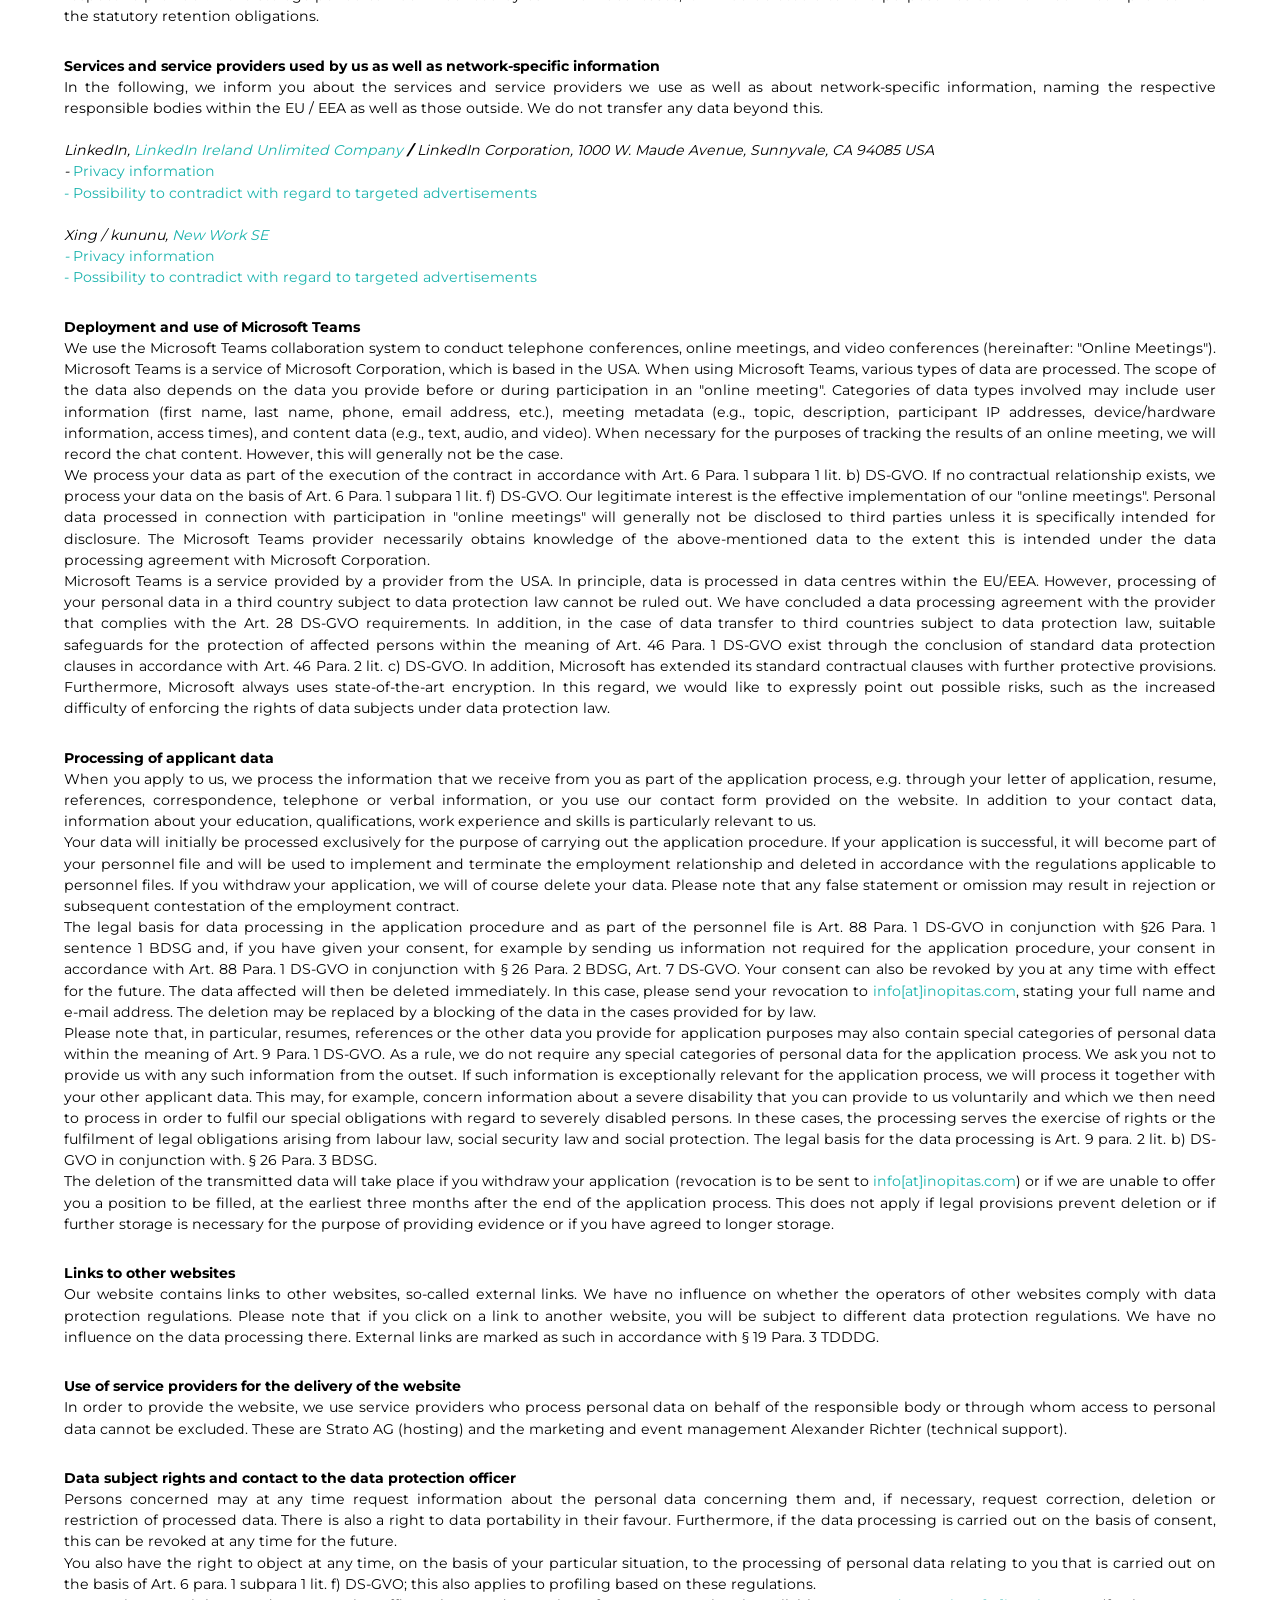
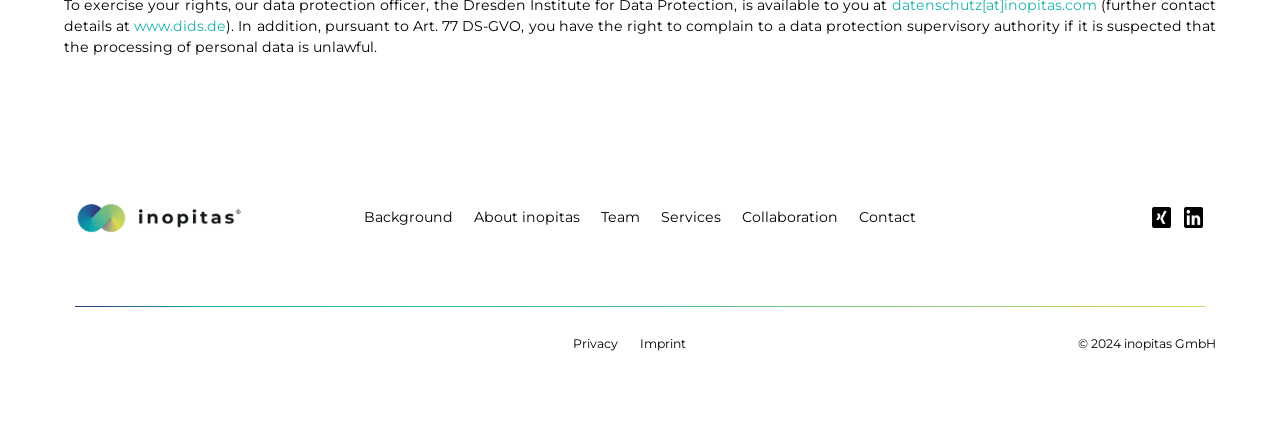
<file: privacy.html>
<!DOCTYPE html><!--  This site was created in Webflow. https://webflow.com  --><!--  Last Published: Wed Dec 18 2024 16:25:20 GMT+0000 (Coordinated Universal Time)  -->
<html data-wf-page="6369251723aa1485f26a5f5c" data-wf-site="62ac91e08e7244201cd73ed8" lang="de">
<head>
  <meta charset="utf-8">
  <title>Privacy</title>
  <meta content="Privacy" property="og:title">
  <meta content="Privacy" property="twitter:title">
  <meta content="width=device-width, initial-scale=1" name="viewport">
  <meta content="Webflow" name="generator">
  <link href="css/normalize.css" rel="stylesheet" type="text/css">
  <link href="css/webflow.css" rel="stylesheet" type="text/css">
  <link href="css/inopitas.webflow.css" rel="stylesheet" type="text/css">
  <script type="text/javascript">!function(o,c){var n=c.documentElement,t=" w-mod-";n.className+=t+"js",("ontouchstart"in o||o.DocumentTouch&&c instanceof DocumentTouch)&&(n.className+=t+"touch")}(window,document);</script>
  <link href="images/favicon.png" rel="shortcut icon" type="image/x-icon">
  <link href="images/webclip.png" rel="apple-touch-icon">
  <style>
  * {
  -webkit-font-smoothing: antialiased;
  -moz-osx-font-smoothing: grayscale;
}
</style>
  <!--  You can remove this  -->
  <meta name="facebook-domain-verification" content="mlk59ybu44651lzcbhhxjfl8vfae8q">
  <style>
body {
    -ms-hyphens: auto;
    -webkit-hyphens: auto;
    hyphens: auto;
}
</style>
  <style>
  html { font-size: 1rem; }
  @media screen and (max-width:1536px) { html { font-size: calc(0.2954128440366972rem + 0.7339449541284404vw); } }
  @media screen and (max-width:991px) { html { font-size: 1rem; } }
</style>
  <link rel="alternate" hreflang="en" href="https://inopitas.com/privacy-and-legal-notices">
</head>
<body>
  <div class="global-styles w-embed">
    <style>
/* Snippet gets rid of top margin on first element in any rich text*/
.w-richtext>:first-child {
	margin-top: 0;
}
/* Snippet gets rid of bottom margin on last element in any rich text*/
.w-richtext>:last-child, .w-richtext ol li:last-child, .w-richtext ul li:last-child {
    margin-bottom: 0;
}
/* Snippet makes all link elements listed below to inherit color from their parent */
a, 
.w-tab-link,
.w-nav-link,
.w-dropdown-btn,
.w-dropdown-toggle,
.w-dropdown-link
{
color: inherit;
}
/* Snippet prevents all click and hover interaction with an element */
.clickable-off {
  pointer-events: none;
}
/* Snippet enables all click and hover interaction with an element */
.clickable-on{
  pointer-events: auto;
}
/* Snippet enables you to add class of div-square which creates and maintains a 1:1 dimension of a div.*/
.div-square::after {
  content: "";
  display: block;
  padding-bottom: 100%;
}
/*Hide focus outline for main content element*/
    main:focus-visible {
    outline: -webkit-focus-ring-color auto 0px;
}
/* Make sure containers never lose their center alignment*/
.container-medium, .container-small, .container-large {
  margin-right: auto !important;
  margin-left: auto !important;
}
/*Reset selects, buttons, and links styles*/
.w-input, .w-select, a {
color: inherit;
text-decoration: inherit;
font-size: inherit;
}
/*Apply "..." after 3 lines of text */
.text-style-3lines {
    display: -webkit-box;
    overflow: hidden;
    -webkit-line-clamp: 3;
    -webkit-box-orient: vertical;
}
/* Apply "..." after 2 lines of text */
.text-style-2lines {
    display: -webkit-box;
    overflow: hidden;
    -webkit-line-clamp: 2;
    -webkit-box-orient: vertical;
}
/* Apply "..." at 100% width */
.truncate-width { 
		width: 100%; 
    white-space: nowrap; 
    overflow: hidden; 
    text-overflow: ellipsis; 
}
/* Removes native scrollbar */
.no-scrollbar {
    -ms-overflow-style: none;  // IE 10+
    overflow: -moz-scrollbars-none;  // Firefox
}
.no-scrollbar::-webkit-scrollbar {
    display: none; // Safari and Chrome
}
</style>
  </div>
  <div data-collapse="medium" data-animation="default" data-duration="400" data-w-id="1e324d9a-5a11-ecf4-b459-415517e2f882" data-easing="ease" data-easing2="ease" role="banner" class="navbar1_component w-nav">
    <div class="navbar1_container">
      <a href="home-en.html" class="navbar1_logo-link w-nav-brand"><img src="images/Inopitas_Logo_Farbe_QF_1.avif" loading="lazy" width="174" sizes="(max-width: 479px) 73vw, 174px" alt="inopitas GmbH logo" srcset="images/Inopitas_Logo_Farbe_QF_1Inopitas_Logo_Farbe_QF.avif 500w, images/Inopitas_Logo_Farbe_QF_1Inopitas_Logo_Farbe_QF.avif 800w, images/Inopitas_Logo_Farbe_QF_1Inopitas_Logo_Farbe_QF.avif 1080w, images/Inopitas_Logo_Farbe_QF_1Inopitas_Logo_Farbe_QF.avif 1600w, images/Inopitas_Logo_Farbe_QF_1.avif 5943w" class="navbar1_logo"></a>
      <nav role="navigation" class="navbar1_menu w-nav-menu">
        <a href="https://inopitas.com/home-en.html#hintergrund" class="navbar1_link w-nav-link">Background</a>
        <div data-hover="true" data-delay="0" data-w-id="e0c03689-8979-0617-3f53-7e884d50df10" class="w-dropdown">
          <div class="navbar3_dropdown-toggle w-dropdown-toggle">
            <div data-w-id="e0c03689-8979-0617-3f53-7e884d50df12" class="icon-4 w-icon-dropdown-toggle"></div>
            <div class="navbar1_link _1">About us</div>
          </div>
          <nav data-w-id="e0c03689-8979-0617-3f53-7e884d50df15" style="height:0PX;opacity:0;-webkit-transform:translate3d(0, 0, 0) scale3d(0.5, 0.5, 1) rotateX(0) rotateY(0) rotateZ(0) skew(0, 0);-moz-transform:translate3d(0, 0, 0) scale3d(0.5, 0.5, 1) rotateX(0) rotateY(0) rotateZ(0) skew(0, 0);-ms-transform:translate3d(0, 0, 0) scale3d(0.5, 0.5, 1) rotateX(0) rotateY(0) rotateZ(0) skew(0, 0);transform:translate3d(0, 0, 0) scale3d(0.5, 0.5, 1) rotateX(0) rotateY(0) rotateZ(0) skew(0, 0)" class="dropdown-list w-dropdown-list">
            <div class="div-block-10">
              <a href="https://inopitas.com/home-en.html#ueber-uns" class="navbar1_link _2 w-dropdown-link">About inopitas</a>
              <a href="team-en.html" class="navbar1_link _2 w-dropdown-link">Team</a>
            </div>
          </nav>
        </div>
        <a href="https://inopitas.com/home-en.html#leistungen" class="navbar1_link w-nav-link">Services</a>
        <a href="https://inopitas.com/home-en.html#prozess" class="navbar1_link w-nav-link">Collaboration</a>
        <div class="navbar1_link lng">
          <div>
            <a href="datenschutz.html">DE</a> / <a href="imprint.html"><strong>EN</strong></a>
          </div>
        </div>
        <div class="navbar1_menu-buttons">
          <div class="navbar1_button-wrapper">
            <a href="https://inopitas.com/home-en.html#kontakt" class="button-secondary w-button">Contact</a>
          </div>
        </div>
        <div class="w-layout-grid footer4_social-list _1">
          <a id="w-node-e0c03689-8979-0617-3f53-7e884d50df2c-f26a5f5c" href="https://www.xing.com/pages/inopitas" target="_blank" class="w-inline-block"><img src="images/xing.webp" loading="lazy" id="w-node-e0c03689-8979-0617-3f53-7e884d50df2d-f26a5f5c" alt="" class="social-icon"></a>
          <a id="w-node-e0c03689-8979-0617-3f53-7e884d50df2e-f26a5f5c" href="https://www.linkedin.com/company/inopitas/?viewAsMember=true" target="_blank" class="w-inline-block"><img src="images/linkedin-logo.webp" loading="lazy" id="w-node-e0c03689-8979-0617-3f53-7e884d50df2f-f26a5f5c" alt="" class="social-icon"></a>
        </div>
      </nav>
      <div class="navbar1_menu-button w-nav-button">
        <div class="menu-icon1">
          <div class="menu-icon1_line-top"></div>
          <div class="menu-icon1_line-middle">
            <div class="menu-icon_line-middle-inner"></div>
          </div>
          <div class="menu-icon1_line-bottom"></div>
        </div>
      </div>
    </div>
  </div>
  <div class="section">
    <section class="section-layout183 unterseite">
      <div class="page-padding-3">
        <div>
          <div class="padding-vertical-2 padding-xhuge">
            <div class="text-align-center">
              <div class="margin-bottom margin-small _1">
                <h1 class="text-color-white-5"><strong>Privacy</strong></h1>
              </div>
            </div>
          </div>
        </div>
      </div>
      <div class="layout183_background-video-wrapper">
        <div class="video-overlay-layer"></div>
        <div data-poster-url="https://uploads-ssl.webflow.com/62ac91e08e7244201cd73ed8/63358f9b9731df09142da3f6_Network - 45961-poster-00001.jpg" data-video-urls="https://uploads-ssl.webflow.com/62ac91e08e7244201cd73ed8/63358f9b9731df09142da3f6_Network - 45961-transcode.mp4,https://uploads-ssl.webflow.com/62ac91e08e7244201cd73ed8/63358f9b9731df09142da3f6_Network - 45961-transcode.webm" data-autoplay="true" data-loop="true" data-wf-ignore="true" class="layout183_background-video w-background-video w-background-video-atom"><video id="0bdea94e-01cd-06fc-c822-7d3bf5b2e000-video" autoplay="" loop="" style="background-image:url(&quot;https://uploads-ssl.webflow.com/62ac91e08e7244201cd73ed8/63358f9b9731df09142da3f6_Network - 45961-poster-00001.jpg&quot;)" muted="" playsinline="" data-wf-ignore="true" data-object-fit="cover">
            <source src="https://uploads-ssl.webflow.com/62ac91e08e7244201cd73ed8/63358f9b9731df09142da3f6_Network - 45961-transcode.mp4" data-wf-ignore="true">
            <source src="https://uploads-ssl.webflow.com/62ac91e08e7244201cd73ed8/63358f9b9731df09142da3f6_Network - 45961-transcode.webm" data-wf-ignore="true">
          </video></div>
      </div>
    </section>
  </div>
  <div>
    <div class="page-padding">
      <div class="padding-vertical padding-large">
        <p class="paragraph-3"><strong>Responsible</strong><br>inopitas GmbH<br>Trompeterstr. 5<br>01069 Dresden<br>Germany<br>Phone: +49 351 811 97979<br>E-mail: <a href="mailto:info@inopitas.com" class="link-2">info[at]inopitas.com</a> </p>
        <p class="paragraph-4"><strong>Data protection officer<br>‍</strong>Dresden Institute for Data Protection<br>Hospitalstr. 4<br>01097 Dresden<br>Germany<br>Phone: +49 351 655 7220<br>E-mail: <a href="mailto:datenschutz@inopitas.com" class="link-2">datenschutz[at]inopitas.com</a>
          <a href="https://www.inopitas.com"><br>‍</a>Web: <a href="https://www.dids.de" class="link-2">www.dids.de</a>
        </p>
        <p class="paragraph-4"><strong>General <br></strong>With the following data protection information, we, inopitas GmbH, Trompeterstr. 5, 01069 Dresden, as the responsible party within the meaning of the General Data Protection Regulation (DS-GVO), explain which personal data we process when you visit our website and use our online services. In addition, the Telecommunications Digital Services Act (TDDDG) applies to our website. We would like to point out that by default, all data transmissions in connection with our website are made via an encrypted connection.<br>We reserve the right to amend our data protection information from time to time so that it always complies with current legal requirements or to reflect changes in our services. We therefore recommend that you read the data protection information regularly in order to keep up to date with the protection of personal data processed by us.</p>
        <p class="paragraph-4"><strong>Recording and creation of log files <br></strong>When our website is accessed, a number of technical data are logged. This general data and information is stored in the log files of the server. Your IP address, your browser ID and domain, the name of the retrieved file, the date and time of the retrieval, the amount of data transferred, and the successful retrieval are recorded in a log file. The processing of personal data is carried out for the provision of the website as well as for troubleshooting and clarification of abuse or fraud on the basis of a legitimate interest pursuant to Art. 6 Para. 1 subpara 1 lit. f) DS-GVO. The deletion of the log files takes place after a maximum of 6 weeks.</p>
        <p class="paragraph-4"><strong>Integrated services<br></strong>We have integrated various services from third party providers on our website. By these services we can simplify the use of our website for the users. The following services are used on our website:<br>‍<br><em>Cloudfront, </em>
          <a href="https://aws.amazon.com/de/?nc2=h_lg" class="link-12"><em>Amazon Web Services</em></a><em> </em>– Content Delivery Network (CDN)<br>Our website uses the CDN Amazon Cloudfront, a service of Amazon Web Services EMEA SARL (&quot;AWS&quot;). A CDN is a network of (globally) distributed servers capable of delivering optimized content to website users. Cloudfront uses a global network of edge locations (small data centres) and regional edge caches that cache copies of your content. Cloudfront ensures that user requirements are met from the closest edge location. As a result, viewer requests only have to pass a short distance, so performance is improved. For files that are not cached in edge locations and regional edge caches, CloudFront maintains a persistent connection with your origin servers so that these files can be retrieved as quickly as possible. This results in faster website load times, greater resilience, and increased protection against data loss. Some of the images and videos embedded on this website are retrieved by Cloudfront when you access the site. In this process, information about your use of our website is transmitted to servers of AWS outside the European Union or the European Economic Area and stored there. This takes place as soon as you enter our website. The recipient of your data is AWS, based in de USA. The USA is considered an insecure third-party country in terms of data protection. For this purpose, a contract for commissioned processing has been concluded with AWS in accordance with Art. 28 DS-GVO. In addition, in the case of data transfer to third countries subject to data protection law, suitable safeguards for the protection of affected persons within the meaning of Art. 46 Para. 1 DS-GVO exist through the conclusion of standard data protection clauses in accordance with Art. 46 Para. 2 lit. c) DS-GVO. In this regard, we would like to expressly point out possible risks, such as the increased difficulty of enforcing the rights of data subjects under data protection law. The CDN is used in accordance with § 25 Para. 2 no. 2 TDDDG. The subsequent processing of your personal data in the server log files (in particular your IP address, your browser ID and domain, the name of the retrieved file, the date and time of the retrieval, the amount of data transferred and the successful retrieval in a log file) is carried out on the basis of our legitimate interest in accordance to Art. 6 Para. 1 subpara 1 lit. f) DS-GVO. Our legitimate interest here is to increase the security and speed of delivery of our website. Your personal data will be stored for as long as is necessary for the purposes described. The deletion of the log files takes place after a maximum of 6 weeks. For more information about the use of data by AWS, setting and objection options, please refer to the <a href="https://aws.amazon.com/privacy/?nc1=h_ls" class="link-13">privacy policy of AWS</a>.<br>‍<br><em>Webflow, </em>
          <a href="https://webflow.com/" class="link-14"><em>Webflow, Inc.</em></a> – Hosting-Dienst<br>To host our image and video material, we use Webflow, a service of Webflow, Inc (&quot;Webflow&quot;), on the basis of § 25 Para. 2 Nr. 2 TDDDG. Webflow is a tool for creating and hosting websites using European server locations. Much of the elements and source code when access this website are retrieved from Webflow. The recognition technologies used by Webflow may result in the processing of your personal data. Such processing is carried out on the basis of our predominant legitimate interest in accordance with Art. 6 Para. 1 subpara 1 lit. f) DS-GVO. Furthermore, a data processing agreement (DPA) pursuant to Art. 28 DS-GVO has been concluded with Webflow. The log files of the website are covered by the data processing. Here, your IP address, browser ID and domain, the name of the retrieved file, date and time of the retrieval, the amount of data transferred, and the successful retrieval are processed in a log file. Our legitimate interest is to ensure the user-friendliness of the website. In particular, Webflow enables the implementation of a technically sophisticated individual design and results in significantly faster loading times of our website. Data processing by Webflow in the USA cannot be completely excluded. The USA is considered an insecure third-party country in terms of data protection. In the case of a data transfer to third party countries subject to data protection law, suitable guarantees for the protection of data subjects within the meaning of Art. 46 Para. 1 DS-GVO exist through the conclusion of standard data protection clauses pursuant to Art. 46 Para. 2 lit. c) DS-GVO. In this regard, we would like to expressly point out possible risks, such as the increased difficulty of enforcing the rights of data subjects under data protection law. Webflow processes this data on our behalf to improve the presentation of the site, to provide certain website functions and to ensure security. For further information on the use of data by Webflow, setting and objection options, please refer to <a href="https://webflow.com/legal/eu-privacy-policy" class="link-15">Webflow&#x27;s privacy policy.</a>
        </p>
        <p class="paragraph-4"><strong>Contact <br></strong>On our website, it is possible to contact us by e-mail or telephone using the contact details provided in the imprint. When you contact us, we will process the personal data you have provided, in particular your name, e-mail address and your expressed concern, in order to clarify your request. The processing of the listed personal data is based on the legitimate interest to satisfactorily respond to requests for contact and inquiries pursuant to Art. 6 Para. 1 subpara 1 lit. f) DS-GVO or, in the case of quotation requests and contractual matters, on the basis of the contract or pre-contractual measures pursuant to Art. 6 Para. 1 subpara 1 lit. b) DS-GVO.<br>The personal data you provide will be treated confidentially by us, will only be used to process your request and will not be passed on to third parties, unless this is necessary in individual cases due to the nature of your request. The deletion of personal data takes place after final clarification of your request or due to an objection by you. The deletion periods described here only apply to the extent that no legal retention periods conflict with a deletion.</p>
        <p class="paragraph-4"><strong>Processing of contractor data <br></strong>We process the personal data provided by you (e.g. existing, contact and content data, contract and billing data, bank account and payment data, customer history) for the initiation, maintenance and processing of existing contracts/orders between us, for the fulfilment of contractual and legal obligations. The provision of this data is mandatory for the execution of the contract. Data processing also includes contact via e-mail and communication via a video conferencing tool as well as the storage and provision of documents in a cloud. The legal basis for data processing is the implementation of pre-contractual measures and the fulfilment of a contract according to Art. 6 Para. 1 subpara 1 lit. b) DS-GVO as well as the fulfilment of legal obligations according to Art. 6 Para. 1 subpara 1 lit. c) DS-GVO. In case there is no contractual relationship, we process your data on the basis of Art. 6 Para. 1 subpara 1 lit. f) DS-GVO. Our legitimate interest consists in the professional exchange and network expansion (also via e-mail or video) as well as in the postal direct advertising for existing customers. Any processing of personal data beyond the aforementioned purposes will only take place if the data subject has provided a declaration of consent in accordance with Art. 6 Para. 1 subpara 1 lit. a) DS-GVO. In these cases, the provision of your data is voluntary and will be indicated separately by us.<br>If necessary, data may be transferred to third parties involved in the respective order, such as project sponsors or subcontractors, as well as to courts, legal counsel, tax advisors, tax authorities, etc., if this is necessary to achieve the processing purposes or to assert and pursue legal claims, or if we are required to transfer the data for legal reasons.<br>We process and store your data as long as it is necessary for the fulfilment of the above-mentioned purposes, in particular contractual and legal obligations. If the data are no longer required for the fulfilment of the purposes, they are regularly deleted, unless their temporary further handling is necessary (intervention of legal retention periods). In accordance with legal requirements, regular storage takes place for 6 years pursuant to § 257 Para. 1 of the German Commercial Code (e.g. for commercial and business letters) and for 10 years pursuant to § 147 Para. 1 of the German Fiscal Code (e.g. for commercial books and accounting vouchers). In addition, further regulations on storage may arise, for example, in accordance with §§ 195 et seq. German Civil Code. If the data processing is based on consent, we delete the personal data concerned if the consent is revoked by the person concerned and no other legal basis applies.</p>
        <p class="paragraph-4"><strong>Social Media presences<br></strong>In order to actively communicate with users and to provide information about our activities, we maintain a number of different social media presences, partly in joint responsibility with the social media operators listed below.<br>In the course of the user&#x27;s use of our presence in the social networks mentioned below, we would like to point out that users&#x27; personal data may also be processed by the operators of the social networks outside the European Union and outside the European Economic Area. This may result in possible risks for users, for example in more difficult enforcement of data protection rights. At the same time, however, we would like to point out that if the operators of the social networks support this, we will work towards the conclusion of joint responsibility agreements pursuant to Art. 26 DS-GVO and standard data protection clauses pursuant to Art. 46 Para. 2 lit c) DS-GVO.<br>In addition, we would like to point out that the personal data of users is generally also processed by the operators of the social networks for their own market research and advertising purposes. Potential usage profiles generated from the usage behaviour can also be used to display interest-based advertisements outside of the social networks. For this purpose, the operators of the social networks usually place cookies on the users&#x27; computers so that device information, usage behaviour and interests of users can be processed even if the user does not have a profile in the respective network. For more information on this and possible objection options, please refer to the data protection information and further instructions of the respective operators of social networks, which we have linked for you below. Furthermore, the following applies to the processing of personal data:</p>
        <p class="paragraph-4"><strong>Categories of data processed <br></strong>The categories of data processed include inventory data (e.g. names), contact data (e.g. e-mail addresses), content data (e.g. text entries), usage data (e.g. interest in content) and meta and communication data (e.g. device information and IP addresses).</p>
        <p class="paragraph-4"><strong>Purpose and legal basis of processing <br></strong>Data processing is carried out, to the extent that this is subject to our responsibility, for the purposes of providing information, communication, marketing and range measurement. The operation of the social media presences is based on a legitimate interest pursuant to Art. 6 Para. 1 subpara 1 lit. f) DS-GVO, whereby the respective interests result from the aforementioned purposes.</p>
        <p class="paragraph-4"><strong>Storage duration <br></strong>Storage of the data categories processed by us takes place solely within the respective social network. In most cases, we have no influence on the specific storage period, as this is determined by the providers of the social networks. Information on this can be found in the data protection information of the respective provider. If the storage period can be influenced by us in individual cases, it will be deleted after the purpose has been fulfilled in compliance with the statutory retention obligations.</p>
        <p class="paragraph-4"><strong>Services and service providers used by us as well as network-specific information <br></strong>In the following, we inform you about the services and service providers we use as well as about network-specific information, naming the respective responsible bodies within the EU / EEA as well as those outside. We do not transfer any data beyond this.<br>‍<br><em>LinkedIn, </em>
          <a href="https://www.linkedin.com/legal/impressum?trk=hb_ft_copy" class="link-16"><em>LinkedIn Ireland Unlimited Company</em></a><strong><em> / </em></strong><em>LinkedIn Corporation, 1000 W. Maude Avenue, Sunnyvale, CA 94085 USA<br>- </em>
          <a href="https://www.linkedin.com/legal/privacy-policy?_l=de_DE" class="link-17">Privacy information<br>- </a>
          <a href="https://www.linkedin.com/psettings/guest-controls/retargeting-opt-out" class="link-18">Possibility to contradict with regard to targeted advertisements</a><br><em><br>Xing / kununu, </em>
          <a href="https://www.xing.com/legalnotice" class="link-19"><em>New Work SE<br>- </em></a>
          <a href="https://privacy.xing.com/en/privacy-policy" class="link-20">Privacy information<br>- </a>
          <a href="https://privacy.xing.com/en/privacy-policy/general-information" class="link-21">Possibility to contradict with regard to targeted advertisements</a>
        </p>
        <p class="paragraph-4"><strong>Deployment and use of Microsoft Teams<br></strong>We use the Microsoft Teams collaboration system to conduct telephone conferences, online meetings, and video conferences (hereinafter: &quot;Online Meetings&quot;). Microsoft Teams is a service of Microsoft Corporation, which is based in the USA. When using Microsoft Teams, various types of data are processed. The scope of the data also depends on the data you provide before or during participation in an &quot;online meeting&quot;. Categories of data types involved may include user information (first name, last name, phone, email address, etc.), meeting metadata (e.g., topic, description, participant IP addresses, device/hardware information, access times), and content data (e.g., text, audio, and video). When necessary for the purposes of tracking the results of an online meeting, we will record the chat content. However, this will generally not be the case.<br>We process your data as part of the execution of the contract in accordance with Art. 6 Para. 1 subpara 1 lit. b) DS-GVO. If no contractual relationship exists, we process your data on the basis of Art. 6 Para. 1 subpara 1 lit. f) DS-GVO. Our legitimate interest is the effective implementation of our &quot;online meetings&quot;. Personal data processed in connection with participation in &quot;online meetings&quot; will generally not be disclosed to third parties unless it is specifically intended for disclosure. The Microsoft Teams provider necessarily obtains knowledge of the above-mentioned data to the extent this is intended under the data processing agreement with Microsoft Corporation.<br>Microsoft Teams is a service provided by a provider from the USA. In principle, data is processed in data centres within the EU/EEA. However, processing of your personal data in a third country subject to data protection law cannot be ruled out. We have concluded a data processing agreement with the provider that complies with the Art. 28 DS-GVO requirements. In addition, in the case of data transfer to third countries subject to data protection law, suitable safeguards for the protection of affected persons within the meaning of Art. 46 Para. 1 DS-GVO exist through the conclusion of standard data protection clauses in accordance with Art. 46 Para. 2 lit. c) DS-GVO. In addition, Microsoft has extended its standard contractual clauses with further protective provisions. Furthermore, Microsoft always uses state-of-the-art encryption.<strong> </strong>In this regard, we would like to expressly point out possible risks, such as the increased difficulty of enforcing the rights of data subjects under data protection law.</p>
        <p class="paragraph-4"><strong>Processing of applicant data<br></strong>When you apply to us, we process the information that we receive from you as part of the application process, e.g. through your letter of application, resume, references, correspondence, telephone or verbal information, or you use our contact form provided on the website. In addition to your contact data, information about your education, qualifications, work experience and skills is particularly relevant to us.<br>Your data will initially be processed exclusively for the purpose of carrying out the application procedure. If your application is successful, it will become part of your personnel file and will be used to implement and terminate the employment relationship and deleted in accordance with the regulations applicable to personnel files. If you withdraw your application, we will of course delete your data. Please note that any false statement or omission may result in rejection or subsequent contestation of the employment contract.<br>The legal basis for data processing in the application procedure and as part of the personnel file is Art. 88 Para. 1 DS-GVO in conjunction with §26 Para. 1 sentence 1 BDSG and, if you have given your consent, for example by sending us information not required for the application procedure, your consent in accordance with Art. 88 Para. 1 DS-GVO in conjunction with § 26 Para. 2 BDSG, Art. 7 DS-GVO. Your consent can also be revoked by you at any time with effect for the future. The data affected will then be deleted immediately. In this case, please send your revocation to <a href="mailto:info@inopitas.com" class="link-2">info[at]inopitas.com</a>, stating your full name and e-mail address. The deletion may be replaced by a blocking of the data in the cases provided for by law.<br>Please note that, in particular, resumes, references or the other data you provide for application purposes may also contain special categories of personal data within the meaning of Art. 9 Para. 1 DS-GVO. As a rule, we do not require any special categories of personal data for the application process. We ask you not to provide us with any such information from the outset. If such information is exceptionally relevant for the application process, we will process it together with your other applicant data. This may, for example, concern information about a severe disability that you can provide to us voluntarily and which we then need to process in order to fulfil our special obligations with regard to severely disabled persons. In these cases, the processing serves the exercise of rights or the fulfilment of legal obligations arising from labour law, social security law and social protection. The legal basis for the data processing is Art. 9 para. 2 lit. b) DS-GVO in conjunction with. § 26 Para. 3 BDSG.<br>The deletion of the transmitted data will take place if you withdraw your application (revocation is to be sent to <a href="mailto:info@inopitas.com" class="link-2">info[at]inopitas.com</a>) or if we are unable to offer you a position to be filled, at the earliest three months after the end of the application process. This does not apply if legal provisions prevent deletion or if further storage is necessary for the purpose of providing evidence or if you have agreed to longer storage.</p>
        <p class="paragraph-4"><strong>Links to other websites<br></strong>Our website contains links to other websites, so-called external links. We have no influence on whether the operators of other websites comply with data protection regulations. Please note that if you click on a link to another website, you will be subject to different data protection regulations. We have no influence on the data processing there. External links are marked as such in accordance with § 19 Para. 3 TDDDG.</p>
        <p class="paragraph-4"><strong>Use of service providers for the delivery of the website <br></strong>In order to provide the website, we use service providers who process personal data on behalf of the responsible body or through whom access to personal data cannot be excluded. These are Strato AG (hosting) and the marketing and event management Alexander Richter (technical support).</p>
        <p class="paragraph-4"><strong>Data subject rights and contact to the data protection officer<br></strong>Persons concerned may at any time request information about the personal data concerning them and, if necessary, request correction, deletion or restriction of processed data. There is also a right to data portability in their favour. Furthermore, if the data processing is carried out on the basis of consent, this can be revoked at any time for the future.<br>You also have the right to object at any time, on the basis of your particular situation, to the processing of personal data relating to you that is carried out on the basis of Art. 6 para. 1 subpara 1 lit. f) DS-GVO; this also applies to profiling based on these regulations.<br>To exercise your rights, our data protection officer, the Dresden Institute for Data Protection, is available to you at <a href="mailto:datenschutz@inopitas.com"><span class="text-span-10">datenschutz[at]inopitas.com</span></a> (further contact details at <a href="https://www.dids.de" target="_blank"><span class="text-span-11">www.dids.de</span></a>). In addition, pursuant to Art. 77 DS-GVO, you have the right to complain to a data protection supervisory authority if it is suspected that the processing of personal data is unlawful.</p>
      </div>
    </div>
    <div class="footer4_component-2">
      <div class="page-padding">
        <div class="container-large">
          <div class="padding-vertical padding-xxlarge">
            <div class="padding-bottom padding-xxlarge">
              <div class="w-layout-grid footer4_top-wrapper">
                <a href="home-en.html" id="w-node-c5cdc02f-9bbd-a58c-3663-adb9263af7cb-263af7c5" class="footer4_logo-link w-nav-brand"><img src="images/Inopitas_Logo_Farbe_QF_1.avif" loading="lazy" width="251" sizes="(max-width: 479px) 54vw, (max-width: 991px) 175.6953125px, 251px" alt="inopitas GmbH logo" srcset="images/Inopitas_Logo_Farbe_QF_1Inopitas_Logo_Farbe_QF.avif 500w, images/Inopitas_Logo_Farbe_QF_1Inopitas_Logo_Farbe_QF.avif 800w, images/Inopitas_Logo_Farbe_QF_1Inopitas_Logo_Farbe_QF.avif 1080w, images/Inopitas_Logo_Farbe_QF_1Inopitas_Logo_Farbe_QF.avif 1600w, images/Inopitas_Logo_Farbe_QF_1.avif 5943w" class="image-2"></a>
                <div class="w-layout-grid footer4_link-list">
                  <a href="https://www.inopitas.com/home-en.html#hintergrund" class="footer4_link">Background</a>
                  <a href="https://inopitas.com/home-en.html#ueber-uns" class="footer4_link">About inopitas</a>
                  <a href="team-en.html" class="footer4_link">Team</a>
                  <a href="https://inopitas.com/home-en.html#leistungen" class="footer4_link">Services</a>
                  <a href="https://inopitas.com/home-en.html#prozess" class="footer4_link">Collaboration</a>
                  <a href="https://inopitas.com/home-en.html#kontakt" class="footer4_link">Contact</a>
                </div>
                <div id="w-node-c5cdc02f-9bbd-a58c-3663-adb9263af7da-263af7c5" class="w-layout-grid footer4_social-list">
                  <a id="w-node-c5cdc02f-9bbd-a58c-3663-adb9263af7db-263af7c5" href="https://www.xing.com/pages/inopitas" target="_blank" class="w-inline-block"><img src="images/xing.webp" loading="lazy" id="w-node-c5cdc02f-9bbd-a58c-3663-adb9263af7dc-263af7c5" alt="" class="social-icon"></a>
                  <a id="w-node-c5cdc02f-9bbd-a58c-3663-adb9263af7dd-263af7c5" href="https://www.linkedin.com/company/inopitas" target="_blank" class="w-inline-block"><img src="images/linkedin-logo.webp" loading="lazy" id="w-node-c5cdc02f-9bbd-a58c-3663-adb9263af7de-263af7c5" alt="" class="social-icon"></a>
                </div>
              </div>
            </div>
            <div class="line-divider-2"></div>
            <div class="padding-top padding-medium">
              <div class="w-layout-grid footer4_bottom-wrapper">
                <a href="privacy.html" aria-current="page" class="footer4_legal-link w--current">Privacy</a>
                <a href="imprint.html" class="footer4_legal-link">Imprint</a>
                <div id="w-node-b63df30f-4c59-d7db-e815-3446b27c60c4-263af7c5"> <strong class="bold-text-8 right">© 2024 inopitas GmbH</strong></div>
              </div>
            </div>
          </div>
        </div>
      </div>
    </div>
  </div>
  <script src="https://d3e54v103j8qbb.cloudfront.net/js/jquery-3.5.1.min.dc5e7f18c8.js?site=62ac91e08e7244201cd73ed8" type="text/javascript" integrity="sha256-9/aliU8dGd2tb6OSsuzixeV4y/faTqgFtohetphbbj0=" crossorigin="anonymous"></script>
  <script src="js/webflow.js" type="text/javascript"></script>
</body>
</html>
</file>
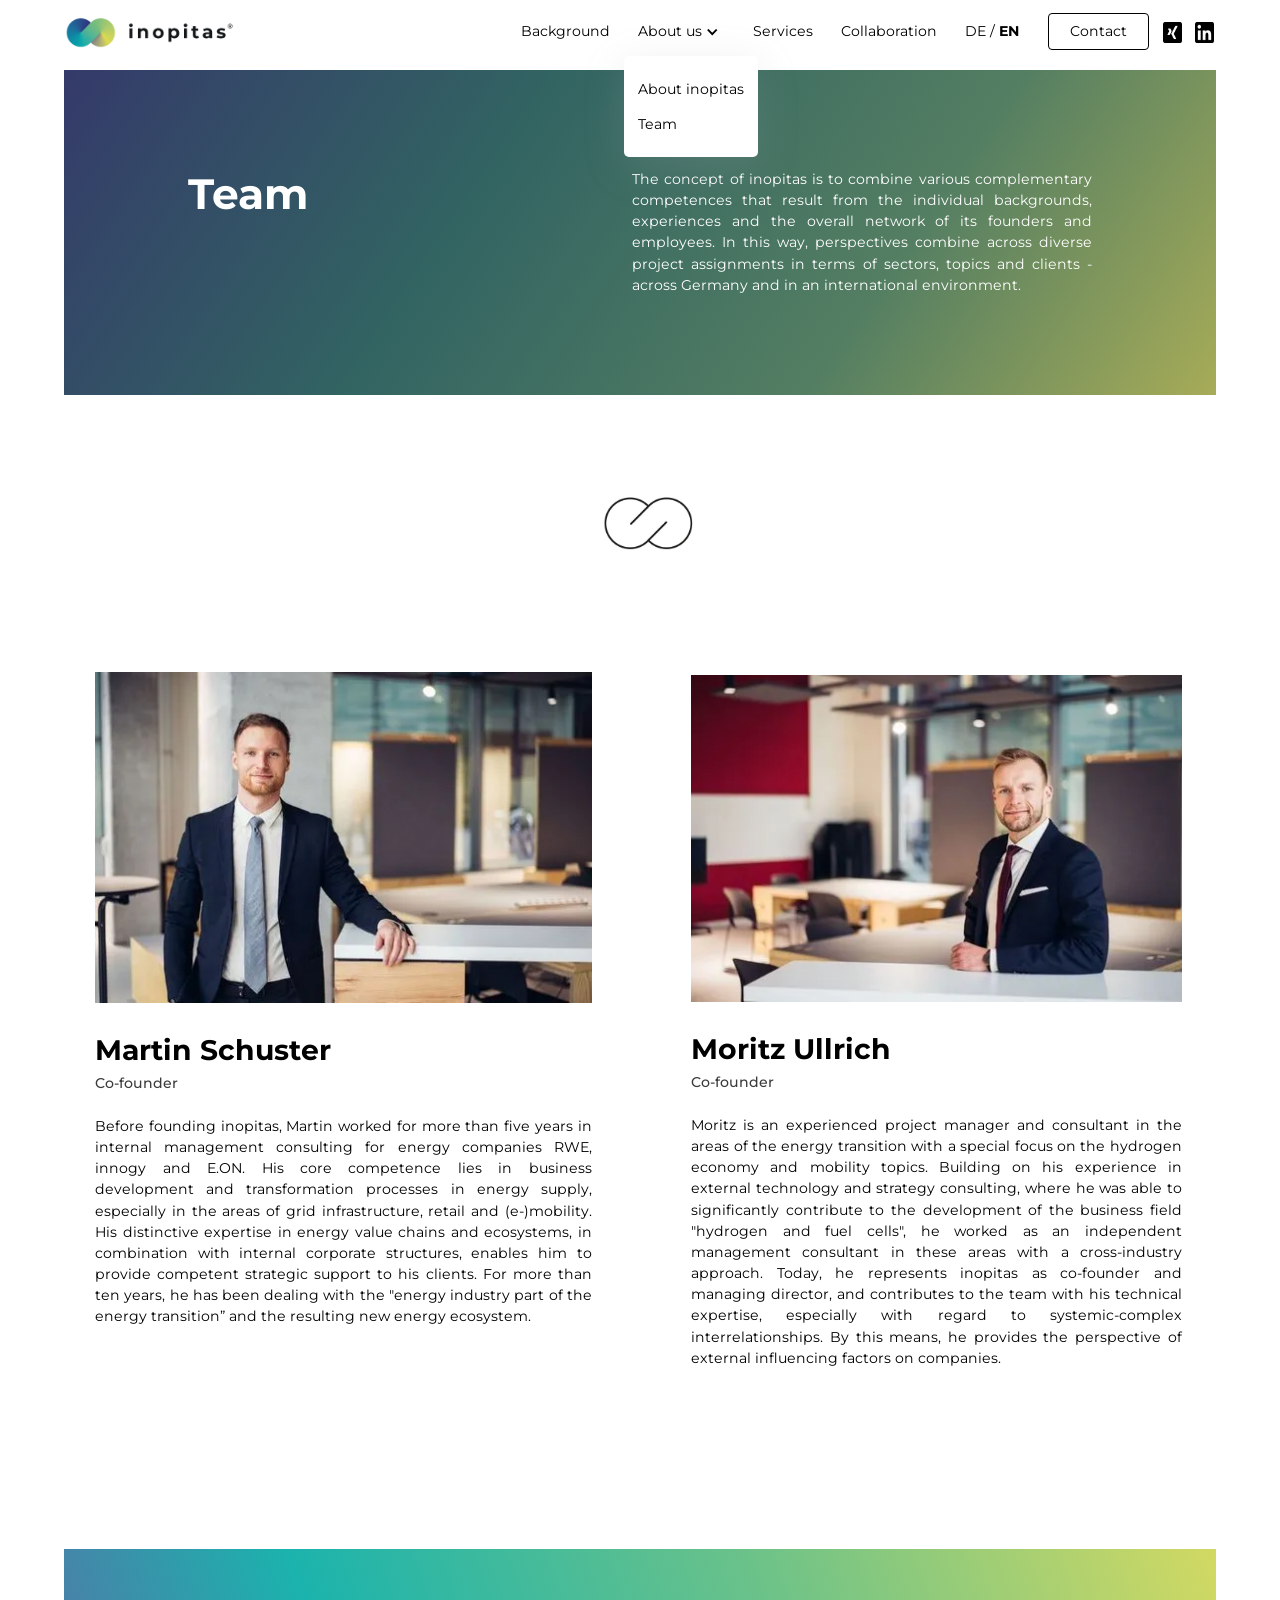
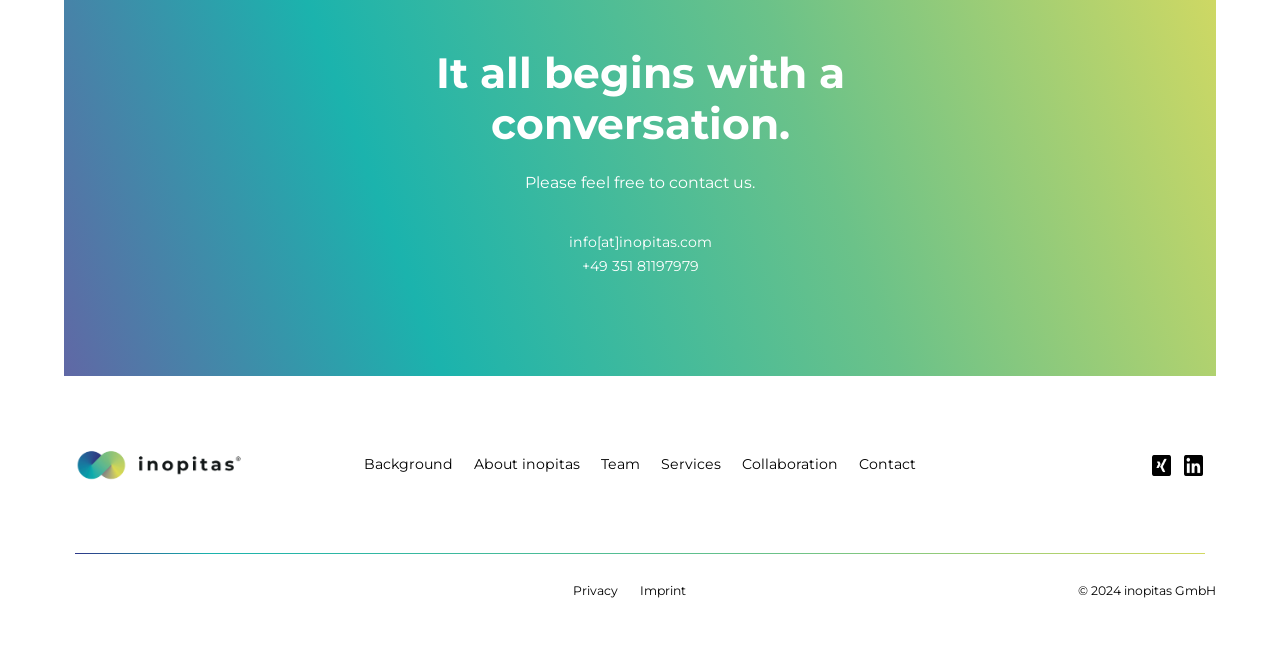
<file: team-en.html>
<!DOCTYPE html><!--  This site was created in Webflow. https://webflow.com  --><!--  Last Published: Wed Dec 18 2024 16:25:20 GMT+0000 (Coordinated Universal Time)  -->
<html data-wf-page="63691ab22728472735e23f01" data-wf-site="62ac91e08e7244201cd73ed8" lang="de">
<head>
  <meta charset="utf-8">
  <title>Team EN</title>
  <meta content="Ihr Ansprechpartner und Spezialist auf dem Weg der integrierten Energiewende." name="description">
  <meta content="Team EN" property="og:title">
  <meta content="Ihr Ansprechpartner und Spezialist auf dem Weg der integrierten Energiewende." property="og:description">
  <meta content="Team EN" property="twitter:title">
  <meta content="Ihr Ansprechpartner und Spezialist auf dem Weg der integrierten Energiewende." property="twitter:description">
  <meta property="og:type" content="website">
  <meta content="summary_large_image" name="twitter:card">
  <meta content="width=device-width, initial-scale=1" name="viewport">
  <meta content="Webflow" name="generator">
  <link href="css/normalize.css" rel="stylesheet" type="text/css">
  <link href="css/webflow.css" rel="stylesheet" type="text/css">
  <link href="css/inopitas.webflow.css" rel="stylesheet" type="text/css">
  <script type="text/javascript">!function(o,c){var n=c.documentElement,t=" w-mod-";n.className+=t+"js",("ontouchstart"in o||o.DocumentTouch&&c instanceof DocumentTouch)&&(n.className+=t+"touch")}(window,document);</script>
  <link href="images/favicon.png" rel="shortcut icon" type="image/x-icon">
  <link href="images/webclip.png" rel="apple-touch-icon">
  <style>
  * {
  -webkit-font-smoothing: antialiased;
  -moz-osx-font-smoothing: grayscale;
}
</style>
  <!--  You can remove this  -->
  <meta name="facebook-domain-verification" content="mlk59ybu44651lzcbhhxjfl8vfae8q">
  <style>
body {
    -ms-hyphens: auto;
    -webkit-hyphens: auto;
    hyphens: auto;
}
</style>
  <style>
  html { font-size: 1rem; }
  @media screen and (max-width:1536px) { html { font-size: calc(0.2954128440366972rem + 0.7339449541284404vw); } }
  @media screen and (max-width:991px) { html { font-size: 1rem; } }
</style>
  <link rel="alternate" hreflang="en" href="https://inopitas.com/team-en">
</head>
<body>
  <div class="page-wrapper">
    <div class="global-styles w-embed">
      <style>
/* Snippet gets rid of top margin on first element in any rich text*/
.w-richtext>:first-child {
	margin-top: 0;
}
/* Snippet gets rid of bottom margin on last element in any rich text*/
.w-richtext>:last-child, .w-richtext ol li:last-child, .w-richtext ul li:last-child {
    margin-bottom: 0;
}
/* Snippet makes all link elements listed below to inherit color from their parent */
a, 
.w-tab-link,
.w-nav-link,
.w-dropdown-btn,
.w-dropdown-toggle,
.w-dropdown-link
{
color: inherit;
}
/* Snippet prevents all click and hover interaction with an element */
.clickable-off {
  pointer-events: none;
}
/* Snippet enables all click and hover interaction with an element */
.clickable-on{
  pointer-events: auto;
}
/* Snippet enables you to add class of div-square which creates and maintains a 1:1 dimension of a div.*/
.div-square::after {
  content: "";
  display: block;
  padding-bottom: 100%;
}
/*Hide focus outline for main content element*/
    main:focus-visible {
    outline: -webkit-focus-ring-color auto 0px;
}
/* Make sure containers never lose their center alignment*/
.container-medium, .container-small, .container-large {
  margin-right: auto !important;
  margin-left: auto !important;
}
/*Reset selects, buttons, and links styles*/
.w-input, .w-select, a {
color: inherit;
text-decoration: inherit;
font-size: inherit;
}
/*Apply "..." after 3 lines of text */
.text-style-3lines {
    display: -webkit-box;
    overflow: hidden;
    -webkit-line-clamp: 3;
    -webkit-box-orient: vertical;
}
/* Apply "..." after 2 lines of text */
.text-style-2lines {
    display: -webkit-box;
    overflow: hidden;
    -webkit-line-clamp: 2;
    -webkit-box-orient: vertical;
}
/* Apply "..." at 100% width */
.truncate-width { 
		width: 100%; 
    white-space: nowrap; 
    overflow: hidden; 
    text-overflow: ellipsis; 
}
/* Removes native scrollbar */
.no-scrollbar {
    -ms-overflow-style: none;  // IE 10+
    overflow: -moz-scrollbars-none;  // Firefox
}
.no-scrollbar::-webkit-scrollbar {
    display: none; // Safari and Chrome
}
</style>
    </div>
    <div data-collapse="medium" data-animation="default" data-duration="400" data-w-id="2305b093-687b-2f9d-da0b-14281569424d" data-easing="ease" data-easing2="ease" role="banner" class="navbar1_component w-nav">
      <div class="navbar1_container">
        <a href="home-en.html" class="navbar1_logo-link w-nav-brand"><img src="images/Inopitas_Logo_Farbe_QF_1.avif" loading="lazy" width="174" sizes="(max-width: 479px) 73vw, 174px" alt="inopitas GmbH logo" srcset="images/Inopitas_Logo_Farbe_QF_1Inopitas_Logo_Farbe_QF.avif 500w, images/Inopitas_Logo_Farbe_QF_1Inopitas_Logo_Farbe_QF.avif 800w, images/Inopitas_Logo_Farbe_QF_1Inopitas_Logo_Farbe_QF.avif 1080w, images/Inopitas_Logo_Farbe_QF_1Inopitas_Logo_Farbe_QF.avif 1600w, images/Inopitas_Logo_Farbe_QF_1.avif 5943w" class="navbar1_logo"></a>
        <nav role="navigation" class="navbar1_menu w-nav-menu">
          <a href="https://inopitas.com/home-en.html#hintergrund" class="navbar1_link w-nav-link">Background</a>
          <div data-hover="true" data-delay="0" data-w-id="2305b093-687b-2f9d-da0b-142815694254" class="w-dropdown">
            <div class="navbar3_dropdown-toggle w-dropdown-toggle">
              <div data-w-id="2305b093-687b-2f9d-da0b-142815694256" class="icon-4 w-icon-dropdown-toggle"></div>
              <div class="navbar1_link _1">About us</div>
            </div>
            <nav data-w-id="2305b093-687b-2f9d-da0b-142815694259" class="dropdown-list w-dropdown-list">
              <div class="div-block-10">
                <a href="https://inopitas.com/home-en.html#ueber-uns" class="navbar1_link _2 w-dropdown-link">About inopitas</a>
                <a href="team-en.html" aria-current="page" class="navbar1_link _2 w-dropdown-link w--current">Team</a>
              </div>
            </nav>
          </div>
          <a href="https://inopitas.com/home-en.html#leistungen" class="navbar1_link w-nav-link">Services</a>
          <a href="https://inopitas.com/home-en.html#prozess" class="navbar1_link w-nav-link">Collaboration</a>
          <div class="navbar1_link lng">
            <div>
              <a href="team.html">DE</a> / <a href="team-en.html" aria-current="page" class="w--current"><strong>EN</strong></a>
            </div>
          </div>
          <div class="navbar1_menu-buttons">
            <div class="navbar1_button-wrapper">
              <a href="https://inopitas.com/home-en.html#kontakt" class="button-secondary w-button">Contact</a>
            </div>
          </div>
          <div class="w-layout-grid footer4_social-list _1">
            <a id="w-node-_2305b093-687b-2f9d-da0b-142815694270-1569424d" href="https://www.xing.com/pages/inopitas" target="_blank" class="w-inline-block"><img src="images/xing.webp" loading="lazy" id="w-node-_2305b093-687b-2f9d-da0b-142815694271-1569424d" alt="" class="social-icon"></a>
            <a id="w-node-_2305b093-687b-2f9d-da0b-142815694272-1569424d" href="https://www.linkedin.com/company/inopitas/?viewAsMember=true" target="_blank" class="w-inline-block"><img src="images/linkedin-logo.webp" loading="lazy" id="w-node-_2305b093-687b-2f9d-da0b-142815694273-1569424d" alt="" class="social-icon"></a>
          </div>
        </nav>
        <div class="navbar1_menu-button w-nav-button">
          <div class="menu-icon1">
            <div class="menu-icon1_line-top"></div>
            <div class="menu-icon1_line-middle">
              <div class="menu-icon_line-middle-inner"></div>
            </div>
            <div class="menu-icon1_line-bottom"></div>
          </div>
        </div>
      </div>
    </div>
    <main class="main-wrapper uber-uns">
      <section class="section-layout183">
        <div class="page-padding-3">
          <div class="container-medium">
            <div class="padding-vertical-2 padding-xhuge">
              <div class="w-layout-grid layout44_component">
                <div class="layout44_content-left">
                  <h3 class="text-color-white-5">Team</h3>
                </div>
                <div class="layout44_content-right">
                  <p class="paragraph-14">The concept of inopitas is to combine various complementary competences that result from the individual backgrounds, experiences and the overall network of its founders and employees. In this way, perspectives combine across diverse project assignments in terms of sectors, topics and clients - across Germany and in an international environment.</p>
                </div>
              </div>
            </div>
          </div>
        </div>
        <div class="layout183_background-video-wrapper">
          <div class="video-overlay-layer"></div>
          <div data-poster-url="https://uploads-ssl.webflow.com/62ac91e08e7244201cd73ed8/63358f9b9731df09142da3f6_Network - 45961-poster-00001.jpg" data-video-urls="https://uploads-ssl.webflow.com/62ac91e08e7244201cd73ed8/63358f9b9731df09142da3f6_Network - 45961-transcode.mp4,https://uploads-ssl.webflow.com/62ac91e08e7244201cd73ed8/63358f9b9731df09142da3f6_Network - 45961-transcode.webm" data-autoplay="true" data-loop="true" data-wf-ignore="true" class="layout183_background-video w-background-video w-background-video-atom"><video id="c4ec6163-61bf-ef1f-078a-39ff225df48f-video" autoplay="" loop="" style="background-image:url(&quot;https://uploads-ssl.webflow.com/62ac91e08e7244201cd73ed8/63358f9b9731df09142da3f6_Network - 45961-poster-00001.jpg&quot;)" muted="" playsinline="" data-wf-ignore="true" data-object-fit="cover">
              <source src="https://uploads-ssl.webflow.com/62ac91e08e7244201cd73ed8/63358f9b9731df09142da3f6_Network - 45961-transcode.mp4" data-wf-ignore="true">
              <source src="https://uploads-ssl.webflow.com/62ac91e08e7244201cd73ed8/63358f9b9731df09142da3f6_Network - 45961-transcode.webm" data-wf-ignore="true">
            </video></div>
        </div>
      </section>
      <section class="section-layout1">
        <div class="page-padding-3">
          <div class="container-large">
            <div class="padding-top padding-xhuge">
              <div class="w-layout-grid layout1_component _1">
                <div class="layout1_image-wrapper"><img src="images/inopitas_Logo_negativ.webp" loading="lazy" alt="inopitas_logo_negativ" class="image-4 _1"></div>
              </div>
            </div>
          </div>
        </div>
      </section>
      <section class="section-layout132">
        <div class="page-padding-3">
          <div class="container-large"></div>
        </div>
        <div class="page-padding-3">
          <div class="container-large">
            <div class="padding-vertical-2 padding-xhuge">
              <div class="w-layout-grid layout132_component">
                <div id="w-node-ca78f19d-d48a-02f6-f5bc-ed6a26d02e3d-35e23f01" class="layout132_content _2">
                  <div class="margin-bottom margin-medium">
                    <div class="layout132_image-wrapper"><img src="images/Martin-Schuster-inopitas.webp" loading="lazy" sizes="(max-width: 479px) 100vw, (max-width: 767px) 85vw, (max-width: 1439px) 39vw, 568px" srcset="images/Martin-Schuster-inopitas-p-500.jpeg 500w, images/Martin-Schuster-inopitas-p-800.jpeg 800w, images/Martin-Schuster-inopitas.webp 1000w" alt="Martin Schuster Geschäftsführer inopitas GmbH " class="image-3"></div>
                  </div>
                  <div class="margin-bottom margin-small">
                    <h3 class="heading-medium">Martin Schuster</h3>
                    <div class="text-weight-semibold _1">Co-founder</div>
                  </div>
                  <p class="paragraph-15">Before founding inopitas, Martin worked for more than five years in internal management consulting for energy companies RWE, innogy and E.ON. His core competence lies in business development and transformation processes in energy supply, especially in the areas of grid infrastructure, retail and (e-)mobility. His distinctive expertise in energy value chains and ecosystems, in combination with internal corporate structures, enables him to provide competent strategic support to his clients. For more than ten years, he has been dealing with the &quot;energy industry part of the energy transition” and the resulting new energy ecosystem.</p>
                </div>
                <div class="div-block-7 _1">
                  <div class="layout132_content _1 _2">
                    <div class="margin-bottom margin-medium">
                      <div class="layout132_image-wrapper"><img src="images/Moritz-Ullrich-inopitas.webp" loading="lazy" sizes="(max-width: 479px) 100vw, (max-width: 767px) 84vw, (max-width: 1439px) 39vw, 562px" srcset="images/Moritz-Ullrich-inopitas-p-500.jpeg 500w, images/Moritz-Ullrich-inopitas-p-800.jpeg 800w, images/Moritz-Ullrich-inopitas.webp 1000w" alt="Moritz Ullrich Geschäftsführer inopitas GmbH "></div>
                    </div>
                    <div class="margin-bottom margin-small">
                      <h3 class="heading-medium">Moritz Ullrich</h3>
                      <div class="text-weight-semibold _1">Co-founder</div>
                    </div>
                    <p class="paragraph-17">Moritz is an experienced project manager and consultant in the areas of the energy transition with a special focus on the hydrogen economy and mobility topics. Building on his experience in external technology and strategy consulting, where he was able to significantly contribute to the development of the business field &quot;hydrogen and fuel cells&quot;, he worked as an independent management consultant in these areas with a cross-industry approach. Today, he represents inopitas as co-founder and managing director, and contributes to the team with his technical expertise, especially with regard to systemic-complex interrelationships. By this means, he provides the perspective of external influencing factors on companies. </p>
                  </div>
                </div>
              </div>
            </div>
          </div>
        </div>
      </section>
      <section id="cta" class="section-cta">
        <div class="page-padding">
          <div class="container-small">
            <div class="padding-vertical padding-xhuge">
              <div class="text-align-center">
                <div class="margin-bottom margin-small">
                  <h2 class="text-color-white"><strong>It all begins with a conversation.</strong></h2>
                </div>
                <p class="text-size-medium text-color-white">Please feel free to contact us.</p>
                <div class="margin-top margin-small">
                  <div class="button-row is-button-row-center">
                    <div class="button-wrapper is-button-wrapper-center">
                      <div>
                        <p class="paragraph">
                          <a href="mailto:info@inopitas.com">info[at]inopitas.com</a><br>
                          <a href="tel:+4935181197979">+49 351 81197979</a>
                        </p>
                      </div>
                    </div>
                  </div>
                </div>
              </div>
            </div>
          </div>
        </div>
      </section>
    </main>
    <div class="footer4_component-2">
      <div class="page-padding">
        <div class="container-large">
          <div class="padding-vertical padding-xxlarge">
            <div class="padding-bottom padding-xxlarge">
              <div class="w-layout-grid footer4_top-wrapper">
                <a href="home-en.html" id="w-node-c5cdc02f-9bbd-a58c-3663-adb9263af7cb-263af7c5" class="footer4_logo-link w-nav-brand"><img src="images/Inopitas_Logo_Farbe_QF_1.avif" loading="lazy" width="251" sizes="(max-width: 479px) 54vw, (max-width: 991px) 175.6953125px, 251px" alt="inopitas GmbH logo" srcset="images/Inopitas_Logo_Farbe_QF_1Inopitas_Logo_Farbe_QF.avif 500w, images/Inopitas_Logo_Farbe_QF_1Inopitas_Logo_Farbe_QF.avif 800w, images/Inopitas_Logo_Farbe_QF_1Inopitas_Logo_Farbe_QF.avif 1080w, images/Inopitas_Logo_Farbe_QF_1Inopitas_Logo_Farbe_QF.avif 1600w, images/Inopitas_Logo_Farbe_QF_1.avif 5943w" class="image-2"></a>
                <div class="w-layout-grid footer4_link-list">
                  <a href="https://www.inopitas.com/home-en.html#hintergrund" class="footer4_link">Background</a>
                  <a href="https://inopitas.com/home-en.html#ueber-uns" class="footer4_link">About inopitas</a>
                  <a href="team-en.html" aria-current="page" class="footer4_link w--current">Team</a>
                  <a href="https://inopitas.com/home-en.html#leistungen" class="footer4_link">Services</a>
                  <a href="https://inopitas.com/home-en.html#prozess" class="footer4_link">Collaboration</a>
                  <a href="https://inopitas.com/home-en.html#kontakt" class="footer4_link">Contact</a>
                </div>
                <div id="w-node-c5cdc02f-9bbd-a58c-3663-adb9263af7da-263af7c5" class="w-layout-grid footer4_social-list">
                  <a id="w-node-c5cdc02f-9bbd-a58c-3663-adb9263af7db-263af7c5" href="https://www.xing.com/pages/inopitas" target="_blank" class="w-inline-block"><img src="images/xing.webp" loading="lazy" id="w-node-c5cdc02f-9bbd-a58c-3663-adb9263af7dc-263af7c5" alt="" class="social-icon"></a>
                  <a id="w-node-c5cdc02f-9bbd-a58c-3663-adb9263af7dd-263af7c5" href="https://www.linkedin.com/company/inopitas" target="_blank" class="w-inline-block"><img src="images/linkedin-logo.webp" loading="lazy" id="w-node-c5cdc02f-9bbd-a58c-3663-adb9263af7de-263af7c5" alt="" class="social-icon"></a>
                </div>
              </div>
            </div>
            <div class="line-divider-2"></div>
            <div class="padding-top padding-medium">
              <div class="w-layout-grid footer4_bottom-wrapper">
                <a href="privacy.html" class="footer4_legal-link">Privacy</a>
                <a href="imprint.html" class="footer4_legal-link">Imprint</a>
                <div id="w-node-b63df30f-4c59-d7db-e815-3446b27c60c4-263af7c5"> <strong class="bold-text-8 right">© 2024 inopitas GmbH</strong></div>
              </div>
            </div>
          </div>
        </div>
      </div>
    </div>
  </div>
  <script src="https://d3e54v103j8qbb.cloudfront.net/js/jquery-3.5.1.min.dc5e7f18c8.js?site=62ac91e08e7244201cd73ed8" type="text/javascript" integrity="sha256-9/aliU8dGd2tb6OSsuzixeV4y/faTqgFtohetphbbj0=" crossorigin="anonymous"></script>
  <script src="js/webflow.js" type="text/javascript"></script>
</body>
</html>
</file>
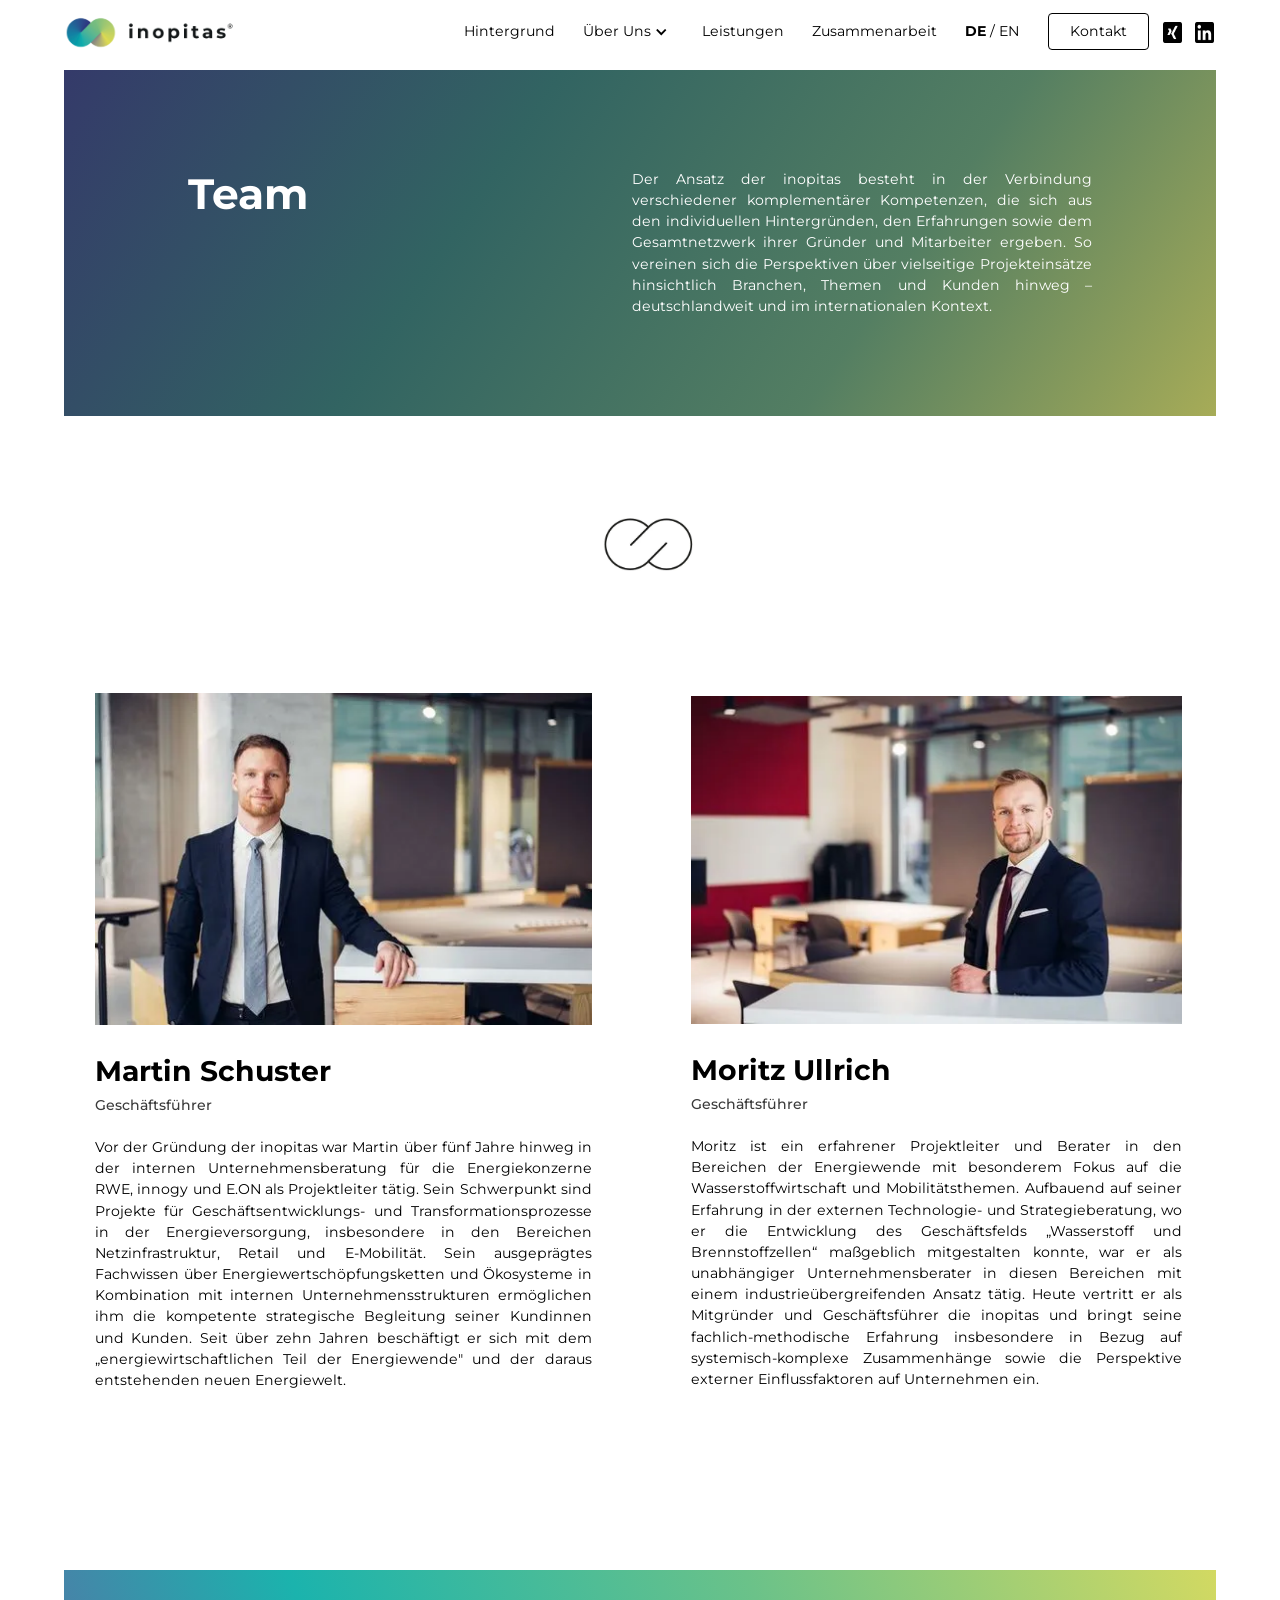
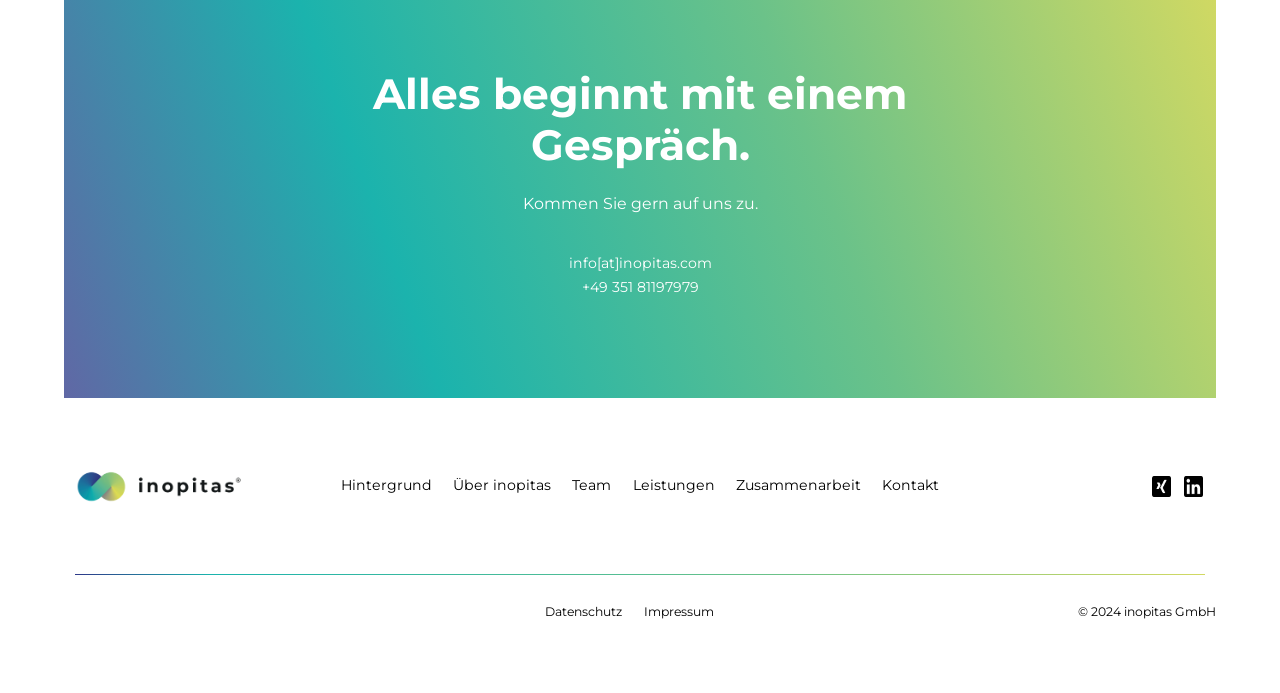
<file: team.html>
<!DOCTYPE html><!--  This site was created in Webflow. https://webflow.com  --><!--  Last Published: Wed Dec 18 2024 16:25:20 GMT+0000 (Coordinated Universal Time)  -->
<html data-wf-page="6368fed2df8f8501a02aecc4" data-wf-site="62ac91e08e7244201cd73ed8" lang="de">
<head>
  <meta charset="utf-8">
  <title>Über Uns</title>
  <meta content="Ihr Ansprechpartner und Spezialist auf dem Weg der integrierten Energiewende." name="description">
  <meta content="Über Uns" property="og:title">
  <meta content="Ihr Ansprechpartner und Spezialist auf dem Weg der integrierten Energiewende." property="og:description">
  <meta content="https://uploads-ssl.webflow.com/62ac91e08e7244201cd73ed8/636cb23234d44a456f4e4974_inopitas-preview.webp" property="og:image">
  <meta content="Über Uns" property="twitter:title">
  <meta content="Ihr Ansprechpartner und Spezialist auf dem Weg der integrierten Energiewende." property="twitter:description">
  <meta content="https://uploads-ssl.webflow.com/62ac91e08e7244201cd73ed8/636cb23234d44a456f4e4974_inopitas-preview.webp" property="twitter:image">
  <meta property="og:type" content="website">
  <meta content="summary_large_image" name="twitter:card">
  <meta content="width=device-width, initial-scale=1" name="viewport">
  <meta content="Webflow" name="generator">
  <link href="css/normalize.css" rel="stylesheet" type="text/css">
  <link href="css/webflow.css" rel="stylesheet" type="text/css">
  <link href="css/inopitas.webflow.css" rel="stylesheet" type="text/css">
  <script type="text/javascript">!function(o,c){var n=c.documentElement,t=" w-mod-";n.className+=t+"js",("ontouchstart"in o||o.DocumentTouch&&c instanceof DocumentTouch)&&(n.className+=t+"touch")}(window,document);</script>
  <link href="images/favicon.png" rel="shortcut icon" type="image/x-icon">
  <link href="images/webclip.png" rel="apple-touch-icon">
  <style>
  * {
  -webkit-font-smoothing: antialiased;
  -moz-osx-font-smoothing: grayscale;
}
</style>
  <!--  You can remove this  -->
  <meta name="facebook-domain-verification" content="mlk59ybu44651lzcbhhxjfl8vfae8q">
  <style>
body {
    -ms-hyphens: auto;
    -webkit-hyphens: auto;
    hyphens: auto;
}
</style>
  <style>
  html { font-size: 1rem; }
  @media screen and (max-width:1536px) { html { font-size: calc(0.2954128440366972rem + 0.7339449541284404vw); } }
  @media screen and (max-width:991px) { html { font-size: 1rem; } }
</style>
  <link rel="alternate" hreflang="de" href="https://www.inopitas/team.com">
</head>
<body>
  <div class="page-wrapper">
    <div class="global-styles w-embed">
      <style>
/* Snippet gets rid of top margin on first element in any rich text*/
.w-richtext>:first-child {
	margin-top: 0;
}
/* Snippet gets rid of bottom margin on last element in any rich text*/
.w-richtext>:last-child, .w-richtext ol li:last-child, .w-richtext ul li:last-child {
    margin-bottom: 0;
}
/* Snippet makes all link elements listed below to inherit color from their parent */
a, 
.w-tab-link,
.w-nav-link,
.w-dropdown-btn,
.w-dropdown-toggle,
.w-dropdown-link
{
color: inherit;
}
/* Snippet prevents all click and hover interaction with an element */
.clickable-off {
  pointer-events: none;
}
/* Snippet enables all click and hover interaction with an element */
.clickable-on{
  pointer-events: auto;
}
/* Snippet enables you to add class of div-square which creates and maintains a 1:1 dimension of a div.*/
.div-square::after {
  content: "";
  display: block;
  padding-bottom: 100%;
}
/*Hide focus outline for main content element*/
    main:focus-visible {
    outline: -webkit-focus-ring-color auto 0px;
}
/* Make sure containers never lose their center alignment*/
.container-medium, .container-small, .container-large {
  margin-right: auto !important;
  margin-left: auto !important;
}
/*Reset selects, buttons, and links styles*/
.w-input, .w-select, a {
color: inherit;
text-decoration: inherit;
font-size: inherit;
}
/*Apply "..." after 3 lines of text */
.text-style-3lines {
    display: -webkit-box;
    overflow: hidden;
    -webkit-line-clamp: 3;
    -webkit-box-orient: vertical;
}
/* Apply "..." after 2 lines of text */
.text-style-2lines {
    display: -webkit-box;
    overflow: hidden;
    -webkit-line-clamp: 2;
    -webkit-box-orient: vertical;
}
/* Apply "..." at 100% width */
.truncate-width { 
		width: 100%; 
    white-space: nowrap; 
    overflow: hidden; 
    text-overflow: ellipsis; 
}
/* Removes native scrollbar */
.no-scrollbar {
    -ms-overflow-style: none;  // IE 10+
    overflow: -moz-scrollbars-none;  // Firefox
}
.no-scrollbar::-webkit-scrollbar {
    display: none; // Safari and Chrome
}
</style>
    </div>
    <div data-collapse="medium" data-animation="default" data-duration="400" data-w-id="06b2d4ea-3b9e-6f53-33c6-3d13912d4dde" data-easing="ease" data-easing2="ease" role="banner" class="navbar1_component w-nav">
      <div class="navbar1_container">
        <a href="index.html" class="navbar1_logo-link w-nav-brand"><img src="images/Inopitas_Logo_Farbe_QF_1.avif" loading="lazy" width="174" sizes="(max-width: 479px) 73vw, (max-width: 991px) 174px, (max-width: 1279px) 17vw, 174px" alt="inopitas GmbH logo" srcset="images/Inopitas_Logo_Farbe_QF_1Inopitas_Logo_Farbe_QF.avif 500w, images/Inopitas_Logo_Farbe_QF_1Inopitas_Logo_Farbe_QF.avif 800w, images/Inopitas_Logo_Farbe_QF_1Inopitas_Logo_Farbe_QF.avif 1080w, images/Inopitas_Logo_Farbe_QF_1Inopitas_Logo_Farbe_QF.avif 1600w, images/Inopitas_Logo_Farbe_QF_1.avif 5943w" class="navbar1_logo"></a>
        <nav role="navigation" class="navbar1_menu w-nav-menu">
          <a href="https://www.inopitas.com/index.html#hintergrund" class="navbar1_link w-nav-link">Hintergrund</a>
          <div data-hover="true" data-delay="0" data-w-id="e489a4e0-ffef-8a20-3b01-888e01e9a045" class="w-dropdown">
            <div class="navbar3_dropdown-toggle w-dropdown-toggle">
              <div data-w-id="e489a4e0-ffef-8a20-3b01-888e01e9a047" class="icon-4 w-icon-dropdown-toggle"></div>
              <div class="navbar1_link _1">Über Uns</div>
            </div>
            <nav data-w-id="e489a4e0-ffef-8a20-3b01-888e01e9a04a" style="height:0PX;opacity:0;-webkit-transform:translate3d(0, 0, 0) scale3d(0.5, 0.5, 1) rotateX(0) rotateY(0) rotateZ(0) skew(0, 0);-moz-transform:translate3d(0, 0, 0) scale3d(0.5, 0.5, 1) rotateX(0) rotateY(0) rotateZ(0) skew(0, 0);-ms-transform:translate3d(0, 0, 0) scale3d(0.5, 0.5, 1) rotateX(0) rotateY(0) rotateZ(0) skew(0, 0);transform:translate3d(0, 0, 0) scale3d(0.5, 0.5, 1) rotateX(0) rotateY(0) rotateZ(0) skew(0, 0)" class="dropdown-list w-dropdown-list">
              <div class="div-block-10">
                <a href="https://inopitas.com/#ueber-uns" class="navbar1_link _2 w-dropdown-link">Über inopitas</a>
                <a href="team.html" aria-current="page" class="navbar1_link _2 w-dropdown-link w--current">Team</a>
              </div>
            </nav>
          </div>
          <a href="https://inopitas.com/#leistungen" class="navbar1_link w-nav-link">Leistungen</a>
          <a href="https://inopitas.com/#prozess" class="navbar1_link w-nav-link">Zusammenarbeit</a>
          <div class="navbar1_link lng">
            <div>
              <a href="team.html" aria-current="page" class="w--current"><strong>DE</strong></a> / <a href="team-en.html">EN</a>
            </div>
          </div>
          <div class="navbar1_menu-buttons">
            <div class="navbar1_button-wrapper">
              <a href="https://inopitas.com/#kontakt" class="button-secondary w-button">Kontakt</a>
            </div>
          </div>
          <div class="w-layout-grid footer4_social-list _1">
            <a id="w-node-e489a4e0-ffef-8a20-3b01-888e01e9a061-a02aecc4" href="https://www.xing.com/pages/inopitas" target="_blank" class="w-inline-block"><img src="images/xing.webp" loading="lazy" id="w-node-e489a4e0-ffef-8a20-3b01-888e01e9a062-a02aecc4" alt="" class="social-icon"></a>
            <a id="w-node-e489a4e0-ffef-8a20-3b01-888e01e9a063-a02aecc4" href="https://www.linkedin.com/company/inopitas/?viewAsMember=true" target="_blank" class="w-inline-block"><img src="images/linkedin-logo.webp" loading="lazy" id="w-node-e489a4e0-ffef-8a20-3b01-888e01e9a064-a02aecc4" alt="" class="social-icon"></a>
          </div>
        </nav>
        <div class="navbar1_menu-button w-nav-button">
          <div class="menu-icon1">
            <div class="menu-icon1_line-top"></div>
            <div class="menu-icon1_line-middle">
              <div class="menu-icon_line-middle-inner"></div>
            </div>
            <div class="menu-icon1_line-bottom"></div>
          </div>
        </div>
      </div>
    </div>
    <main class="main-wrapper uber-uns">
      <section class="section-layout183">
        <div class="page-padding-3">
          <div class="container-medium">
            <div class="padding-vertical-2 padding-xhuge">
              <div class="w-layout-grid layout44_component">
                <div class="layout44_content-left">
                  <h3 class="text-color-white-5">Team</h3>
                </div>
                <div class="layout44_content-right">
                  <p class="paragraph-14">Der Ansatz der inopitas besteht in der Verbindung verschiedener komplementärer Kompetenzen, die sich aus den individuellen Hintergründen, den Erfahrungen sowie dem Gesamtnetzwerk ihrer Gründer und Mitarbeiter ergeben. So vereinen sich die Perspektiven über vielseitige Projekteinsätze hinsichtlich Branchen, Themen und Kunden hinweg – deutschlandweit und im internationalen Kontext.</p>
                </div>
              </div>
            </div>
          </div>
        </div>
        <div class="layout183_background-video-wrapper">
          <div class="video-overlay-layer"></div>
          <div data-poster-url="https://uploads-ssl.webflow.com/62ac91e08e7244201cd73ed8/63358f9b9731df09142da3f6_Network - 45961-poster-00001.jpg" data-video-urls="https://uploads-ssl.webflow.com/62ac91e08e7244201cd73ed8/63358f9b9731df09142da3f6_Network - 45961-transcode.mp4,https://uploads-ssl.webflow.com/62ac91e08e7244201cd73ed8/63358f9b9731df09142da3f6_Network - 45961-transcode.webm" data-autoplay="true" data-loop="true" data-wf-ignore="true" class="layout183_background-video w-background-video w-background-video-atom"><video id="c4ec6163-61bf-ef1f-078a-39ff225df48f-video" autoplay="" loop="" style="background-image:url(&quot;https://uploads-ssl.webflow.com/62ac91e08e7244201cd73ed8/63358f9b9731df09142da3f6_Network - 45961-poster-00001.jpg&quot;)" muted="" playsinline="" data-wf-ignore="true" data-object-fit="cover">
              <source src="https://uploads-ssl.webflow.com/62ac91e08e7244201cd73ed8/63358f9b9731df09142da3f6_Network - 45961-transcode.mp4" data-wf-ignore="true">
              <source src="https://uploads-ssl.webflow.com/62ac91e08e7244201cd73ed8/63358f9b9731df09142da3f6_Network - 45961-transcode.webm" data-wf-ignore="true">
            </video></div>
        </div>
      </section>
      <section class="section-layout1">
        <div class="page-padding-3">
          <div class="container-large">
            <div class="padding-top padding-xhuge">
              <div class="w-layout-grid layout1_component _1">
                <div class="layout1_image-wrapper"><img src="images/inopitas_Logo_negativ.webp" loading="lazy" alt="inopitas_logo_negativ" class="image-4 _1"></div>
              </div>
            </div>
          </div>
        </div>
      </section>
      <section class="section-layout132">
        <div class="page-padding-3">
          <div class="container-large"></div>
        </div>
        <div class="page-padding-3">
          <div class="container-large">
            <div class="padding-vertical-2 padding-xhuge">
              <div class="w-layout-grid layout132_component">
                <div id="w-node-ca78f19d-d48a-02f6-f5bc-ed6a26d02e3d-a02aecc4" class="layout132_content _2">
                  <div class="margin-bottom margin-medium">
                    <div class="layout132_image-wrapper"><img src="images/Martin-Schuster-inopitas.webp" loading="lazy" sizes="(max-width: 479px) 100vw, (max-width: 767px) 85vw, (max-width: 1439px) 39vw, 568px" srcset="images/Martin-Schuster-inopitas-p-500.jpeg 500w, images/Martin-Schuster-inopitas-p-800.jpeg 800w, images/Martin-Schuster-inopitas.webp 1000w" alt="Martin Schuster Geschäftsführer inopitas GmbH " class="image-3"></div>
                  </div>
                  <div class="margin-bottom margin-small">
                    <h3 class="heading-medium">Martin Schuster</h3>
                    <div class="text-weight-semibold _1">Geschäftsführer</div>
                  </div>
                  <p class="paragraph-15">Vor der Gründung der inopitas war Martin über fünf Jahre hinweg in der internen Unternehmensberatung für die Energiekonzerne RWE, innogy und E.ON als Projektleiter tätig. Sein Schwerpunkt sind Projekte für Geschäftsentwicklungs- und Transformationsprozesse in der Energieversorgung, insbesondere in den Bereichen Netzinfrastruktur, Retail und E-Mobilität. Sein ausgeprägtes Fachwissen über Energiewertschöpfungsketten und Ökosysteme in Kombination mit internen Unternehmensstrukturen ermöglichen ihm die kompetente strategische Begleitung seiner Kundinnen und Kunden. Seit über zehn Jahren beschäftigt er sich mit dem „energiewirtschaftlichen Teil der Energiewende&quot; und der daraus entstehenden neuen Energiewelt.</p>
                </div>
                <div class="div-block-7 _1">
                  <div class="layout132_content _1 _2">
                    <div class="margin-bottom margin-medium">
                      <div class="layout132_image-wrapper"><img src="images/Moritz-Ullrich-inopitas.webp" loading="lazy" sizes="(max-width: 479px) 100vw, (max-width: 767px) 84vw, (max-width: 1439px) 39vw, 562px" srcset="images/Moritz-Ullrich-inopitas-p-500.jpeg 500w, images/Moritz-Ullrich-inopitas-p-800.jpeg 800w, images/Moritz-Ullrich-inopitas.webp 1000w" alt="Moritz Ullrich Geschäftsführer inopitas GmbH "></div>
                    </div>
                    <div class="margin-bottom margin-small">
                      <h3 class="heading-medium">Moritz Ullrich</h3>
                      <div class="text-weight-semibold _1">Geschäftsführer</div>
                    </div>
                    <p class="paragraph-17">Moritz ist ein erfahrener Projektleiter und Berater in den Bereichen der Energiewende mit besonderem Fokus auf die Wasserstoffwirtschaft und Mobilitätsthemen. Aufbauend auf seiner Erfahrung in der externen Technologie- und Strategieberatung, wo er die Entwicklung des Geschäftsfelds „Wasserstoff und Brennstoffzellen“ maßgeblich mitgestalten konnte, war er als unabhängiger Unternehmensberater in diesen Bereichen mit einem industrieübergreifenden Ansatz tätig. Heute vertritt er als Mitgründer und Geschäftsführer die inopitas und bringt seine fachlich-methodische Erfahrung insbesondere in Bezug auf systemisch-komplexe Zusammenhänge sowie die Perspektive externer Einflussfaktoren auf Unternehmen ein.</p>
                  </div>
                </div>
              </div>
            </div>
          </div>
        </div>
      </section>
      <section id="cta" class="section-cta">
        <div class="page-padding">
          <div class="container-small">
            <div class="padding-vertical padding-xhuge">
              <div class="text-align-center">
                <div class="margin-bottom margin-small">
                  <h2 class="text-color-white">Alles beginnt mit einem Gespräch.</h2>
                </div>
                <p class="text-size-medium text-color-white">Kommen Sie gern auf uns zu.</p>
                <div class="margin-top margin-small">
                  <div class="button-row is-button-row-center">
                    <div class="button-wrapper is-button-wrapper-center">
                      <div>
                        <p class="paragraph">
                          <a href="mailto:info@inopitas.com">info[at]inopitas.com</a><br>
                          <a href="tel:+4935181197979">+49 351 81197979</a>
                        </p>
                      </div>
                    </div>
                  </div>
                </div>
              </div>
            </div>
          </div>
        </div>
      </section>
    </main>
    <div class="footer4_component-2">
      <div class="page-padding">
        <div class="container-large">
          <div class="padding-vertical padding-xxlarge">
            <div class="padding-bottom padding-xxlarge">
              <div class="w-layout-grid footer4_top-wrapper">
                <a href="index.html" id="w-node-eedd9244-f03e-1841-31f8-f71f7c435187-7c435181" class="footer4_logo-link w-nav-brand"><img src="images/Inopitas_Logo_Farbe_QF_1.avif" loading="lazy" width="251" sizes="(max-width: 479px) 54vw, (max-width: 991px) 175.6953125px, 251px" alt="inopitas GmbH logo" srcset="images/Inopitas_Logo_Farbe_QF_1Inopitas_Logo_Farbe_QF.avif 500w, images/Inopitas_Logo_Farbe_QF_1Inopitas_Logo_Farbe_QF.avif 800w, images/Inopitas_Logo_Farbe_QF_1Inopitas_Logo_Farbe_QF.avif 1080w, images/Inopitas_Logo_Farbe_QF_1Inopitas_Logo_Farbe_QF.avif 1600w, images/Inopitas_Logo_Farbe_QF_1.avif 5943w" class="image-2"></a>
                <div class="w-layout-grid footer4_link-list">
                  <a href="https://inopitas.com/#hintergrund" class="footer4_link">Hintergrund</a>
                  <a href="https://inopitas.com/#ueber-uns" class="footer4_link">Über inopitas</a>
                  <a href="team.html" aria-current="page" class="footer4_link w--current">Team</a>
                  <a href="https://inopitas.com/#leistungen" class="footer4_link">Leistungen</a>
                  <a href="https://inopitas.com/#prozess" class="footer4_link">Zusammenarbeit</a>
                  <a href="https://inopitas.com/#kontakt" class="footer4_link">Kontakt</a>
                </div>
                <div class="w-layout-grid footer4_social-list _2">
                  <a id="w-node-a4e714f0-d073-d10f-1e41-548b7599410f-7c435181" href="https://www.xing.com/pages/inopitas" target="_blank" class="w-inline-block"><img src="images/xing.webp" loading="lazy" id="w-node-a4e714f0-d073-d10f-1e41-548b75994110-7c435181" alt="" class="social-icon"></a>
                  <a id="w-node-a4e714f0-d073-d10f-1e41-548b75994111-7c435181" href="https://www.linkedin.com/company/inopitas/?viewAsMember=true" target="_blank" class="w-inline-block"><img src="images/linkedin-logo.webp" loading="lazy" id="w-node-a4e714f0-d073-d10f-1e41-548b75994112-7c435181" alt="" class="social-icon"></a>
                </div>
              </div>
            </div>
            <div class="line-divider-2"></div>
            <div class="padding-top padding-medium">
              <div class="w-layout-grid footer4_bottom-wrapper">
                <a href="datenschutz.html" class="footer4_legal-link">Datenschutz</a>
                <a href="impressum.html" class="footer4_legal-link">Impressum</a>
                <div id="w-node-_165f8f20-6db8-f9aa-9705-19a07bccea6b-7c435181"> <strong class="bold-text-8 right">© 2024 inopitas GmbH</strong></div>
              </div>
            </div>
          </div>
        </div>
      </div>
    </div>
  </div>
  <script src="https://d3e54v103j8qbb.cloudfront.net/js/jquery-3.5.1.min.dc5e7f18c8.js?site=62ac91e08e7244201cd73ed8" type="text/javascript" integrity="sha256-9/aliU8dGd2tb6OSsuzixeV4y/faTqgFtohetphbbj0=" crossorigin="anonymous"></script>
  <script src="js/webflow.js" type="text/javascript"></script>
</body>
</html>
</file>
<file: css/webflow.css>
@font-face {
  font-family: 'webflow-icons';
  src: url("[data-uri]") format('truetype');
  font-weight: normal;
  font-style: normal;
}
[class^="w-icon-"],
[class*=" w-icon-"] {
  /* use !important to prevent issues with browser extensions that change fonts */
  font-family: 'webflow-icons' !important;
  speak: none;
  font-style: normal;
  font-weight: normal;
  font-variant: normal;
  text-transform: none;
  line-height: 1;
  /* Better Font Rendering =========== */
  -webkit-font-smoothing: antialiased;
  -moz-osx-font-smoothing: grayscale;
}
.w-icon-slider-right:before {
  content: "\e600";
}
.w-icon-slider-left:before {
  content: "\e601";
}
.w-icon-nav-menu:before {
  content: "\e602";
}
.w-icon-arrow-down:before,
.w-icon-dropdown-toggle:before {
  content: "\e603";
}
.w-icon-file-upload-remove:before {
  content: "\e900";
}
.w-icon-file-upload-icon:before {
  content: "\e903";
}
* {
  -webkit-box-sizing: border-box;
  -moz-box-sizing: border-box;
  box-sizing: border-box;
}
html {
  height: 100%;
}
body {
  margin: 0;
  min-height: 100%;
  background-color: #fff;
  font-family: Arial, sans-serif;
  font-size: 14px;
  line-height: 20px;
  color: #333;
}
img {
  max-width: 100%;
  vertical-align: middle;
  display: inline-block;
}
html.w-mod-touch * {
  background-attachment: scroll !important;
}
.w-block {
  display: block;
}
.w-inline-block {
  max-width: 100%;
  display: inline-block;
}
.w-clearfix:before,
.w-clearfix:after {
  content: " ";
  display: table;
  grid-column-start: 1;
  grid-row-start: 1;
  grid-column-end: 2;
  grid-row-end: 2;
}
.w-clearfix:after {
  clear: both;
}
.w-hidden {
  display: none;
}
.w-button {
  display: inline-block;
  padding: 9px 15px;
  background-color: #3898EC;
  color: white;
  border: 0;
  line-height: inherit;
  text-decoration: none;
  cursor: pointer;
  border-radius: 0;
}
input.w-button {
  -webkit-appearance: button;
}
html[data-w-dynpage] [data-w-cloak] {
  color: transparent !important;
}
.w-code-block {
  margin: unset;
}
pre.w-code-block code {
  all: inherit;
}
.w-optimization {
  display: contents;
}
.w-webflow-badge,
.w-webflow-badge > img {
  box-sizing: unset;
  width: unset;
  height: unset;
  max-height: unset;
  max-width: unset;
  min-height: unset;
  min-width: unset;
  margin: unset;
  padding: unset;
  float: unset;
  clear: unset;
  border: unset;
  border-radius: unset;
  background: unset;
  background-image: unset;
  background-position: unset;
  background-size: unset;
  background-repeat: unset;
  background-origin: unset;
  background-clip: unset;
  background-attachment: unset;
  background-color: unset;
  box-shadow: unset;
  transform: unset;
  transition: unset;
  direction: unset;
  font-family: unset;
  font-weight: unset;
  color: unset;
  font-size: unset;
  line-height: unset;
  font-style: unset;
  font-variant: unset;
  text-align: unset;
  letter-spacing: unset;
  text-decoration: unset;
  text-indent: unset;
  text-transform: unset;
  list-style-type: unset;
  text-shadow: unset;
  vertical-align: unset;
  cursor: unset;
  white-space: unset;
  word-break: unset;
  word-spacing: unset;
  word-wrap: unset;
}
.w-webflow-badge {
  position: fixed !important;
  display: inline-block !important;
  visibility: visible !important;
  opacity: 1 !important;
  z-index: 2147483647 !important;
  top: auto !important;
  right: 12px !important;
  bottom: 12px !important;
  left: auto !important;
  color: #aaadb0 !important;
  background-color: #fff !important;
  border-radius: 3px !important;
  padding: 6px !important;
  font-size: 12px !important;
  line-height: 14px !important;
  text-decoration: none !important;
  transform: none !important;
  margin: 0 !important;
  width: auto !important;
  height: auto !important;
  overflow: unset !important;
  white-space: nowrap;
  box-shadow: 0 0 0 1px rgba(0, 0, 0, 0.1), 0px 1px 3px rgba(0, 0, 0, 0.1);
  cursor: pointer;
}
.w-webflow-badge > img {
  position: unset;
  display: inline-block !important;
  visibility: unset !important;
  opacity: 1 !important;
  vertical-align: middle !important;
}
h1,
h2,
h3,
h4,
h5,
h6 {
  font-weight: bold;
  margin-bottom: 10px;
}
h1 {
  font-size: 38px;
  line-height: 44px;
  margin-top: 20px;
}
h2 {
  font-size: 32px;
  line-height: 36px;
  margin-top: 20px;
}
h3 {
  font-size: 24px;
  line-height: 30px;
  margin-top: 20px;
}
h4 {
  font-size: 18px;
  line-height: 24px;
  margin-top: 10px;
}
h5 {
  font-size: 14px;
  line-height: 20px;
  margin-top: 10px;
}
h6 {
  font-size: 12px;
  line-height: 18px;
  margin-top: 10px;
}
p {
  margin-top: 0;
  margin-bottom: 10px;
}
blockquote {
  margin: 0 0 10px 0;
  padding: 10px 20px;
  border-left: 5px solid #E2E2E2;
  font-size: 18px;
  line-height: 22px;
}
figure {
  margin: 0;
  margin-bottom: 10px;
}
figcaption {
  margin-top: 5px;
  text-align: center;
}
ul,
ol {
  margin-top: 0px;
  margin-bottom: 10px;
  padding-left: 40px;
}
.w-list-unstyled {
  padding-left: 0;
  list-style: none;
}
.w-embed:before,
.w-embed:after {
  content: " ";
  display: table;
  grid-column-start: 1;
  grid-row-start: 1;
  grid-column-end: 2;
  grid-row-end: 2;
}
.w-embed:after {
  clear: both;
}
.w-video {
  width: 100%;
  position: relative;
  padding: 0;
}
.w-video iframe,
.w-video object,
.w-video embed {
  position: absolute;
  top: 0;
  left: 0;
  width: 100%;
  height: 100%;
  border: none;
}
fieldset {
  padding: 0;
  margin: 0;
  border: 0;
}
button,
[type='button'],
[type='reset'] {
  border: 0;
  cursor: pointer;
  -webkit-appearance: button;
}
.w-form {
  margin: 0 0 15px;
}
.w-form-done {
  display: none;
  padding: 20px;
  text-align: center;
  background-color: #dddddd;
}
.w-form-fail {
  display: none;
  margin-top: 10px;
  padding: 10px;
  background-color: #ffdede;
}
label {
  display: block;
  margin-bottom: 5px;
  font-weight: bold;
}
.w-input,
.w-select {
  display: block;
  width: 100%;
  height: 38px;
  padding: 8px 12px;
  margin-bottom: 10px;
  font-size: 14px;
  line-height: 1.42857143;
  color: #333333;
  vertical-align: middle;
  background-color: #ffffff;
  border: 1px solid #cccccc;
}
.w-input::placeholder,
.w-select::placeholder {
  color: #999;
}
.w-input:focus,
.w-select:focus {
  border-color: #3898EC;
  outline: 0;
}
.w-input[disabled],
.w-select[disabled],
.w-input[readonly],
.w-select[readonly],
fieldset[disabled] .w-input,
fieldset[disabled] .w-select {
  cursor: not-allowed;
}
.w-input[disabled]:not(.w-input-disabled),
.w-select[disabled]:not(.w-input-disabled),
.w-input[readonly],
.w-select[readonly],
fieldset[disabled]:not(.w-input-disabled) .w-input,
fieldset[disabled]:not(.w-input-disabled) .w-select {
  background-color: #eeeeee;
}
textarea.w-input,
textarea.w-select {
  height: auto;
}
.w-select {
  background-color: #f3f3f3;
}
.w-select[multiple] {
  height: auto;
}
.w-form-label {
  display: inline-block;
  cursor: pointer;
  font-weight: normal;
  margin-bottom: 0px;
}
.w-radio {
  display: block;
  margin-bottom: 5px;
  padding-left: 20px;
}
.w-radio:before,
.w-radio:after {
  content: " ";
  display: table;
  grid-column-start: 1;
  grid-row-start: 1;
  grid-column-end: 2;
  grid-row-end: 2;
}
.w-radio:after {
  clear: both;
}
.w-radio-input {
  margin: 4px 0 0;
  line-height: normal;
  float: left;
  margin-left: -20px;
}
.w-radio-input {
  margin-top: 3px;
}
.w-file-upload {
  display: block;
  margin-bottom: 10px;
}
.w-file-upload-input {
  width: 0.1px;
  height: 0.1px;
  opacity: 0;
  overflow: hidden;
  position: absolute;
  z-index: -100;
}
.w-file-upload-default,
.w-file-upload-uploading,
.w-file-upload-success {
  display: inline-block;
  color: #333333;
}
.w-file-upload-error {
  display: block;
  margin-top: 10px;
}
.w-file-upload-default.w-hidden,
.w-file-upload-uploading.w-hidden,
.w-file-upload-error.w-hidden,
.w-file-upload-success.w-hidden {
  display: none;
}
.w-file-upload-uploading-btn {
  display: flex;
  font-size: 14px;
  font-weight: normal;
  cursor: pointer;
  margin: 0;
  padding: 8px 12px;
  border: 1px solid #cccccc;
  background-color: #fafafa;
}
.w-file-upload-file {
  display: flex;
  flex-grow: 1;
  justify-content: space-between;
  margin: 0;
  padding: 8px 9px 8px 11px;
  border: 1px solid #cccccc;
  background-color: #fafafa;
}
.w-file-upload-file-name {
  font-size: 14px;
  font-weight: normal;
  display: block;
}
.w-file-remove-link {
  margin-top: 3px;
  margin-left: 10px;
  width: auto;
  height: auto;
  padding: 3px;
  display: block;
  cursor: pointer;
}
.w-icon-file-upload-remove {
  margin: auto;
  font-size: 10px;
}
.w-file-upload-error-msg {
  display: inline-block;
  color: #ea384c;
  padding: 2px 0;
}
.w-file-upload-info {
  display: inline-block;
  line-height: 38px;
  padding: 0 12px;
}
.w-file-upload-label {
  display: inline-block;
  font-size: 14px;
  font-weight: normal;
  cursor: pointer;
  margin: 0;
  padding: 8px 12px;
  border: 1px solid #cccccc;
  background-color: #fafafa;
}
.w-icon-file-upload-icon,
.w-icon-file-upload-uploading {
  display: inline-block;
  margin-right: 8px;
  width: 20px;
}
.w-icon-file-upload-uploading {
  height: 20px;
}
.w-container {
  margin-left: auto;
  margin-right: auto;
  max-width: 940px;
}
.w-container:before,
.w-container:after {
  content: " ";
  display: table;
  grid-column-start: 1;
  grid-row-start: 1;
  grid-column-end: 2;
  grid-row-end: 2;
}
.w-container:after {
  clear: both;
}
.w-container .w-row {
  margin-left: -10px;
  margin-right: -10px;
}
.w-row:before,
.w-row:after {
  content: " ";
  display: table;
  grid-column-start: 1;
  grid-row-start: 1;
  grid-column-end: 2;
  grid-row-end: 2;
}
.w-row:after {
  clear: both;
}
.w-row .w-row {
  margin-left: 0;
  margin-right: 0;
}
.w-col {
  position: relative;
  float: left;
  width: 100%;
  min-height: 1px;
  padding-left: 10px;
  padding-right: 10px;
}
.w-col .w-col {
  padding-left: 0;
  padding-right: 0;
}
.w-col-1 {
  width: 8.33333333%;
}
.w-col-2 {
  width: 16.66666667%;
}
.w-col-3 {
  width: 25%;
}
.w-col-4 {
  width: 33.33333333%;
}
.w-col-5 {
  width: 41.66666667%;
}
.w-col-6 {
  width: 50%;
}
.w-col-7 {
  width: 58.33333333%;
}
.w-col-8 {
  width: 66.66666667%;
}
.w-col-9 {
  width: 75%;
}
.w-col-10 {
  width: 83.33333333%;
}
.w-col-11 {
  width: 91.66666667%;
}
.w-col-12 {
  width: 100%;
}
.w-hidden-main {
  display: none !important;
}
@media screen and (max-width: 991px) {
  .w-container {
    max-width: 728px;
  }
  .w-hidden-main {
    display: inherit !important;
  }
  .w-hidden-medium {
    display: none !important;
  }
  .w-col-medium-1 {
    width: 8.33333333%;
  }
  .w-col-medium-2 {
    width: 16.66666667%;
  }
  .w-col-medium-3 {
    width: 25%;
  }
  .w-col-medium-4 {
    width: 33.33333333%;
  }
  .w-col-medium-5 {
    width: 41.66666667%;
  }
  .w-col-medium-6 {
    width: 50%;
  }
  .w-col-medium-7 {
    width: 58.33333333%;
  }
  .w-col-medium-8 {
    width: 66.66666667%;
  }
  .w-col-medium-9 {
    width: 75%;
  }
  .w-col-medium-10 {
    width: 83.33333333%;
  }
  .w-col-medium-11 {
    width: 91.66666667%;
  }
  .w-col-medium-12 {
    width: 100%;
  }
  .w-col-stack {
    width: 100%;
    left: auto;
    right: auto;
  }
}
@media screen and (max-width: 767px) {
  .w-hidden-main {
    display: inherit !important;
  }
  .w-hidden-medium {
    display: inherit !important;
  }
  .w-hidden-small {
    display: none !important;
  }
  .w-row,
  .w-container .w-row {
    margin-left: 0;
    margin-right: 0;
  }
  .w-col {
    width: 100%;
    left: auto;
    right: auto;
  }
  .w-col-small-1 {
    width: 8.33333333%;
  }
  .w-col-small-2 {
    width: 16.66666667%;
  }
  .w-col-small-3 {
    width: 25%;
  }
  .w-col-small-4 {
    width: 33.33333333%;
  }
  .w-col-small-5 {
    width: 41.66666667%;
  }
  .w-col-small-6 {
    width: 50%;
  }
  .w-col-small-7 {
    width: 58.33333333%;
  }
  .w-col-small-8 {
    width: 66.66666667%;
  }
  .w-col-small-9 {
    width: 75%;
  }
  .w-col-small-10 {
    width: 83.33333333%;
  }
  .w-col-small-11 {
    width: 91.66666667%;
  }
  .w-col-small-12 {
    width: 100%;
  }
}
@media screen and (max-width: 479px) {
  .w-container {
    max-width: none;
  }
  .w-hidden-main {
    display: inherit !important;
  }
  .w-hidden-medium {
    display: inherit !important;
  }
  .w-hidden-small {
    display: inherit !important;
  }
  .w-hidden-tiny {
    display: none !important;
  }
  .w-col {
    width: 100%;
  }
  .w-col-tiny-1 {
    width: 8.33333333%;
  }
  .w-col-tiny-2 {
    width: 16.66666667%;
  }
  .w-col-tiny-3 {
    width: 25%;
  }
  .w-col-tiny-4 {
    width: 33.33333333%;
  }
  .w-col-tiny-5 {
    width: 41.66666667%;
  }
  .w-col-tiny-6 {
    width: 50%;
  }
  .w-col-tiny-7 {
    width: 58.33333333%;
  }
  .w-col-tiny-8 {
    width: 66.66666667%;
  }
  .w-col-tiny-9 {
    width: 75%;
  }
  .w-col-tiny-10 {
    width: 83.33333333%;
  }
  .w-col-tiny-11 {
    width: 91.66666667%;
  }
  .w-col-tiny-12 {
    width: 100%;
  }
}
.w-widget {
  position: relative;
}
.w-widget-map {
  width: 100%;
  height: 400px;
}
.w-widget-map label {
  width: auto;
  display: inline;
}
.w-widget-map img {
  max-width: inherit;
}
.w-widget-map .gm-style-iw {
  text-align: center;
}
.w-widget-map .gm-style-iw > button {
  display: none !important;
}
.w-widget-twitter {
  overflow: hidden;
}
.w-widget-twitter-count-shim {
  display: inline-block;
  vertical-align: top;
  position: relative;
  width: 28px;
  height: 20px;
  text-align: center;
  background: white;
  border: #758696 solid 1px;
  border-radius: 3px;
}
.w-widget-twitter-count-shim * {
  pointer-events: none;
  user-select: none;
}
.w-widget-twitter-count-shim .w-widget-twitter-count-inner {
  position: relative;
  font-size: 15px;
  line-height: 12px;
  text-align: center;
  color: #999;
  font-family: serif;
}
.w-widget-twitter-count-shim .w-widget-twitter-count-clear {
  position: relative;
  display: block;
}
.w-widget-twitter-count-shim.w--large {
  width: 36px;
  height: 28px;
}
.w-widget-twitter-count-shim.w--large .w-widget-twitter-count-inner {
  font-size: 18px;
  line-height: 18px;
}
.w-widget-twitter-count-shim:not(.w--vertical) {
  margin-left: 5px;
  margin-right: 8px;
}
.w-widget-twitter-count-shim:not(.w--vertical).w--large {
  margin-left: 6px;
}
.w-widget-twitter-count-shim:not(.w--vertical):before,
.w-widget-twitter-count-shim:not(.w--vertical):after {
  top: 50%;
  left: 0;
  border: solid transparent;
  content: ' ';
  height: 0;
  width: 0;
  position: absolute;
  pointer-events: none;
}
.w-widget-twitter-count-shim:not(.w--vertical):before {
  border-color: rgba(117, 134, 150, 0);
  border-right-color: #5d6c7b;
  border-width: 4px;
  margin-left: -9px;
  margin-top: -4px;
}
.w-widget-twitter-count-shim:not(.w--vertical).w--large:before {
  border-width: 5px;
  margin-left: -10px;
  margin-top: -5px;
}
.w-widget-twitter-count-shim:not(.w--vertical):after {
  border-color: rgba(255, 255, 255, 0);
  border-right-color: white;
  border-width: 4px;
  margin-left: -8px;
  margin-top: -4px;
}
.w-widget-twitter-count-shim:not(.w--vertical).w--large:after {
  border-width: 5px;
  margin-left: -9px;
  margin-top: -5px;
}
.w-widget-twitter-count-shim.w--vertical {
  width: 61px;
  height: 33px;
  margin-bottom: 8px;
}
.w-widget-twitter-count-shim.w--vertical:before,
.w-widget-twitter-count-shim.w--vertical:after {
  top: 100%;
  left: 50%;
  border: solid transparent;
  content: ' ';
  height: 0;
  width: 0;
  position: absolute;
  pointer-events: none;
}
.w-widget-twitter-count-shim.w--vertical:before {
  border-color: rgba(117, 134, 150, 0);
  border-top-color: #5d6c7b;
  border-width: 5px;
  margin-left: -5px;
}
.w-widget-twitter-count-shim.w--vertical:after {
  border-color: rgba(255, 255, 255, 0);
  border-top-color: white;
  border-width: 4px;
  margin-left: -4px;
}
.w-widget-twitter-count-shim.w--vertical .w-widget-twitter-count-inner {
  font-size: 18px;
  line-height: 22px;
}
.w-widget-twitter-count-shim.w--vertical.w--large {
  width: 76px;
}
.w-background-video {
  position: relative;
  overflow: hidden;
  height: 500px;
  color: white;
}
.w-background-video > video {
  background-size: cover;
  background-position: 50% 50%;
  position: absolute;
  margin: auto;
  width: 100%;
  height: 100%;
  right: -100%;
  bottom: -100%;
  top: -100%;
  left: -100%;
  object-fit: cover;
  z-index: -100;
}
.w-background-video > video::-webkit-media-controls-start-playback-button {
  display: none !important;
  -webkit-appearance: none;
}
.w-background-video--control {
  position: absolute;
  bottom: 1em;
  right: 1em;
  background-color: transparent;
  padding: 0;
}
.w-background-video--control > [hidden] {
  display: none !important;
}
.w-slider {
  position: relative;
  height: 300px;
  text-align: center;
  background: #dddddd;
  clear: both;
  -webkit-tap-highlight-color: rgba(0, 0, 0, 0);
  tap-highlight-color: rgba(0, 0, 0, 0);
}
.w-slider-mask {
  position: relative;
  display: block;
  overflow: hidden;
  z-index: 1;
  left: 0;
  right: 0;
  height: 100%;
  white-space: nowrap;
}
.w-slide {
  position: relative;
  display: inline-block;
  vertical-align: top;
  width: 100%;
  height: 100%;
  white-space: normal;
  text-align: left;
}
.w-slider-nav {
  position: absolute;
  z-index: 2;
  top: auto;
  right: 0;
  bottom: 0;
  left: 0;
  margin: auto;
  padding-top: 10px;
  height: 40px;
  text-align: center;
  -webkit-tap-highlight-color: rgba(0, 0, 0, 0);
  tap-highlight-color: rgba(0, 0, 0, 0);
}
.w-slider-nav.w-round > div {
  border-radius: 100%;
}
.w-slider-nav.w-num > div {
  width: auto;
  height: auto;
  padding: 0.2em 0.5em;
  font-size: inherit;
  line-height: inherit;
}
.w-slider-nav.w-shadow > div {
  box-shadow: 0 0 3px rgba(51, 51, 51, 0.4);
}
.w-slider-nav-invert {
  color: #fff;
}
.w-slider-nav-invert > div {
  background-color: rgba(34, 34, 34, 0.4);
}
.w-slider-nav-invert > div.w-active {
  background-color: #222;
}
.w-slider-dot {
  position: relative;
  display: inline-block;
  width: 1em;
  height: 1em;
  background-color: rgba(255, 255, 255, 0.4);
  cursor: pointer;
  margin: 0 3px 0.5em;
  transition: background-color 100ms, color 100ms;
}
.w-slider-dot.w-active {
  background-color: #fff;
}
.w-slider-dot:focus {
  outline: none;
  box-shadow: 0px 0px 0px 2px #fff;
}
.w-slider-dot:focus.w-active {
  box-shadow: none;
}
.w-slider-arrow-left,
.w-slider-arrow-right {
  position: absolute;
  width: 80px;
  top: 0;
  right: 0;
  bottom: 0;
  left: 0;
  margin: auto;
  cursor: pointer;
  overflow: hidden;
  color: white;
  font-size: 40px;
  -webkit-tap-highlight-color: rgba(0, 0, 0, 0);
  tap-highlight-color: rgba(0, 0, 0, 0);
  user-select: none;
}
.w-slider-arrow-left [class^='w-icon-'],
.w-slider-arrow-right [class^='w-icon-'],
.w-slider-arrow-left [class*=' w-icon-'],
.w-slider-arrow-right [class*=' w-icon-'] {
  position: absolute;
}
.w-slider-arrow-left:focus,
.w-slider-arrow-right:focus {
  outline: 0;
}
.w-slider-arrow-left {
  z-index: 3;
  right: auto;
}
.w-slider-arrow-right {
  z-index: 4;
  left: auto;
}
.w-icon-slider-left,
.w-icon-slider-right {
  top: 0;
  right: 0;
  bottom: 0;
  left: 0;
  margin: auto;
  width: 1em;
  height: 1em;
}
.w-slider-aria-label {
  border: 0;
  clip: rect(0 0 0 0);
  height: 1px;
  margin: -1px;
  overflow: hidden;
  padding: 0;
  position: absolute;
  width: 1px;
}
.w-slider-force-show {
  display: block !important;
}
.w-dropdown {
  display: inline-block;
  position: relative;
  text-align: left;
  margin-left: auto;
  margin-right: auto;
  z-index: 900;
}
.w-dropdown-btn,
.w-dropdown-toggle,
.w-dropdown-link {
  position: relative;
  vertical-align: top;
  text-decoration: none;
  color: #222222;
  padding: 20px;
  text-align: left;
  margin-left: auto;
  margin-right: auto;
  white-space: nowrap;
}
.w-dropdown-toggle {
  user-select: none;
  display: inline-block;
  cursor: pointer;
  padding-right: 40px;
}
.w-dropdown-toggle:focus {
  outline: 0;
}
.w-icon-dropdown-toggle {
  position: absolute;
  top: 0;
  right: 0;
  bottom: 0;
  margin: auto;
  margin-right: 20px;
  width: 1em;
  height: 1em;
}
.w-dropdown-list {
  position: absolute;
  background: #dddddd;
  display: none;
  min-width: 100%;
}
.w-dropdown-list.w--open {
  display: block;
}
.w-dropdown-link {
  padding: 10px 20px;
  display: block;
  color: #222222;
}
.w-dropdown-link.w--current {
  color: #0082f3;
}
.w-dropdown-link:focus {
  outline: 0;
}
@media screen and (max-width: 767px) {
  .w-nav-brand {
    padding-left: 10px;
  }
}
/**
 * ## Note
 * Safari (on both iOS and OS X) does not handle viewport units (vh, vw) well.
 * For example percentage units do not work on descendants of elements that
 * have any dimensions expressed in viewport units. It also doesn’t handle them at
 * all in `calc()`.
 */
/**
 * Wrapper around all lightbox elements
 *
 * 1. Since the lightbox can receive focus, IE also gives it an outline.
 * 2. Fixes flickering on Chrome when a transition is in progress
 *    underneath the lightbox.
 */
.w-lightbox-backdrop {
  cursor: auto;
  font-style: normal;
  letter-spacing: normal;
  list-style: disc;
  text-indent: 0;
  text-shadow: none;
  text-transform: none;
  visibility: visible;
  white-space: normal;
  word-break: normal;
  word-spacing: normal;
  word-wrap: normal;
  position: fixed;
  top: 0;
  right: 0;
  bottom: 0;
  left: 0;
  color: #fff;
  font-family: "Helvetica Neue", Helvetica, Ubuntu, "Segoe UI", Verdana, sans-serif;
  font-size: 17px;
  line-height: 1.2;
  font-weight: 300;
  text-align: center;
  background: rgba(0, 0, 0, 0.9);
  z-index: 2000;
  outline: 0;
  /* 1 */
  opacity: 0;
  -webkit-user-select: none;
  -moz-user-select: none;
  -webkit-tap-highlight-color: transparent;
  -webkit-transform: translate(0, 0);
  /* 2 */
}
/**
 * Neat trick to bind the rubberband effect to our canvas instead of the whole
 * document on iOS. It also prevents a bug that causes the document underneath to scroll.
 */
.w-lightbox-backdrop,
.w-lightbox-container {
  height: 100%;
  overflow: auto;
  -webkit-overflow-scrolling: touch;
}
.w-lightbox-content {
  position: relative;
  height: 100vh;
  overflow: hidden;
}
.w-lightbox-view {
  position: absolute;
  width: 100vw;
  height: 100vh;
  opacity: 0;
}
.w-lightbox-view:before {
  content: "";
  height: 100vh;
}
/* .w-lightbox-content */
.w-lightbox-group,
.w-lightbox-group .w-lightbox-view,
.w-lightbox-group .w-lightbox-view:before {
  height: 86vh;
}
.w-lightbox-frame,
.w-lightbox-view:before {
  display: inline-block;
  vertical-align: middle;
}
/*
 * 1. Remove default margin set by user-agent on the <figure> element.
 */
.w-lightbox-figure {
  position: relative;
  margin: 0;
  /* 1 */
}
.w-lightbox-group .w-lightbox-figure {
  cursor: pointer;
}
/**
 * IE adds image dimensions as width and height attributes on the IMG tag,
 * but we need both width and height to be set to auto to enable scaling.
 */
.w-lightbox-img {
  width: auto;
  height: auto;
  max-width: none;
}
/**
 * 1. Reset if style is set by user on "All Images"
 */
.w-lightbox-image {
  display: block;
  float: none;
  /* 1 */
  max-width: 100vw;
  max-height: 100vh;
}
.w-lightbox-group .w-lightbox-image {
  max-height: 86vh;
}
.w-lightbox-caption {
  position: absolute;
  right: 0;
  bottom: 0;
  left: 0;
  padding: 0.5em 1em;
  background: rgba(0, 0, 0, 0.4);
  text-align: left;
  text-overflow: ellipsis;
  white-space: nowrap;
  overflow: hidden;
}
.w-lightbox-embed {
  position: absolute;
  top: 0;
  right: 0;
  bottom: 0;
  left: 0;
  width: 100%;
  height: 100%;
}
.w-lightbox-control {
  position: absolute;
  top: 0;
  width: 4em;
  background-size: 24px;
  background-repeat: no-repeat;
  background-position: center;
  cursor: pointer;
  -webkit-transition: all 0.3s;
  transition: all 0.3s;
}
.w-lightbox-left {
  display: none;
  bottom: 0;
  left: 0;
  /* <svg xmlns="http://www.w3.org/2000/svg" viewBox="-20 0 24 40" width="24" height="40"><g transform="rotate(45)"><path d="m0 0h5v23h23v5h-28z" opacity=".4"/><path d="m1 1h3v23h23v3h-26z" fill="#fff"/></g></svg> */
  background-image: url("[data-uri]");
}
.w-lightbox-right {
  display: none;
  right: 0;
  bottom: 0;
  /* <svg xmlns="http://www.w3.org/2000/svg" viewBox="-4 0 24 40" width="24" height="40"><g transform="rotate(45)"><path d="m0-0h28v28h-5v-23h-23z" opacity=".4"/><path d="m1 1h26v26h-3v-23h-23z" fill="#fff"/></g></svg> */
  background-image: url("[data-uri]");
}
/*
 * Without specifying the with and height inside the SVG, all versions of IE render the icon too small.
 * The bug does not seem to manifest itself if the elements are tall enough such as the above arrows.
 * (http://stackoverflow.com/questions/16092114/background-size-differs-in-internet-explorer)
 */
.w-lightbox-close {
  right: 0;
  height: 2.6em;
  /* <svg xmlns="http://www.w3.org/2000/svg" viewBox="-4 0 18 17" width="18" height="17"><g transform="rotate(45)"><path d="m0 0h7v-7h5v7h7v5h-7v7h-5v-7h-7z" opacity=".4"/><path d="m1 1h7v-7h3v7h7v3h-7v7h-3v-7h-7z" fill="#fff"/></g></svg> */
  background-image: url("[data-uri]");
  background-size: 18px;
}
/**
 * 1. All IE versions add extra space at the bottom without this.
 */
.w-lightbox-strip {
  position: absolute;
  bottom: 0;
  left: 0;
  right: 0;
  padding: 0 1vh;
  line-height: 0;
  /* 1 */
  white-space: nowrap;
  overflow-x: auto;
  overflow-y: hidden;
}
/*
 * 1. We use content-box to avoid having to do `width: calc(10vh + 2vw)`
 *    which doesn’t work in Safari anyway.
 * 2. Chrome renders images pixelated when switching to GPU. Making sure
 *    the parent is also rendered on the GPU (by setting translate3d for
 *    example) fixes this behavior.
 */
.w-lightbox-item {
  display: inline-block;
  width: 10vh;
  padding: 2vh 1vh;
  box-sizing: content-box;
  /* 1 */
  cursor: pointer;
  -webkit-transform: translate3d(0, 0, 0);
  /* 2 */
}
.w-lightbox-active {
  opacity: 0.3;
}
.w-lightbox-thumbnail {
  position: relative;
  height: 10vh;
  background: #222;
  overflow: hidden;
}
.w-lightbox-thumbnail-image {
  position: absolute;
  top: 0;
  left: 0;
}
.w-lightbox-thumbnail .w-lightbox-tall {
  top: 50%;
  width: 100%;
  -webkit-transform: translate(0, -50%);
  transform: translate(0, -50%);
}
.w-lightbox-thumbnail .w-lightbox-wide {
  left: 50%;
  height: 100%;
  -webkit-transform: translate(-50%, 0);
  transform: translate(-50%, 0);
}
/*
 * Spinner
 *
 * Absolute pixel values are used to avoid rounding errors that would cause
 * the white spinning element to be misaligned with the track.
 */
.w-lightbox-spinner {
  position: absolute;
  top: 50%;
  left: 50%;
  box-sizing: border-box;
  width: 40px;
  height: 40px;
  margin-top: -20px;
  margin-left: -20px;
  border: 5px solid rgba(0, 0, 0, 0.4);
  border-radius: 50%;
  -webkit-animation: spin 0.8s infinite linear;
  animation: spin 0.8s infinite linear;
}
.w-lightbox-spinner:after {
  content: "";
  position: absolute;
  top: -4px;
  right: -4px;
  bottom: -4px;
  left: -4px;
  border: 3px solid transparent;
  border-bottom-color: #fff;
  border-radius: 50%;
}
/*
 * Utility classes
 */
.w-lightbox-hide {
  display: none;
}
.w-lightbox-noscroll {
  overflow: hidden;
}
@media (min-width: 768px) {
  .w-lightbox-content {
    height: 96vh;
    margin-top: 2vh;
  }
  .w-lightbox-view,
  .w-lightbox-view:before {
    height: 96vh;
  }
  /* .w-lightbox-content */
  .w-lightbox-group,
  .w-lightbox-group .w-lightbox-view,
  .w-lightbox-group .w-lightbox-view:before {
    height: 84vh;
  }
  .w-lightbox-image {
    max-width: 96vw;
    max-height: 96vh;
  }
  .w-lightbox-group .w-lightbox-image {
    max-width: 82.3vw;
    max-height: 84vh;
  }
  .w-lightbox-left,
  .w-lightbox-right {
    display: block;
    opacity: 0.5;
  }
  .w-lightbox-close {
    opacity: 0.8;
  }
  .w-lightbox-control:hover {
    opacity: 1;
  }
}
.w-lightbox-inactive,
.w-lightbox-inactive:hover {
  opacity: 0;
}
.w-richtext:before,
.w-richtext:after {
  content: " ";
  display: table;
  grid-column-start: 1;
  grid-row-start: 1;
  grid-column-end: 2;
  grid-row-end: 2;
}
.w-richtext:after {
  clear: both;
}
.w-richtext[contenteditable="true"]:before,
.w-richtext[contenteditable="true"]:after {
  white-space: initial;
}
.w-richtext ol,
.w-richtext ul {
  overflow: hidden;
}
.w-richtext .w-richtext-figure-selected.w-richtext-figure-type-video div:after,
.w-richtext .w-richtext-figure-selected[data-rt-type="video"] div:after {
  outline: 2px solid #2895f7;
}
.w-richtext .w-richtext-figure-selected.w-richtext-figure-type-image div,
.w-richtext .w-richtext-figure-selected[data-rt-type="image"] div {
  outline: 2px solid #2895f7;
}
.w-richtext figure.w-richtext-figure-type-video > div:after,
.w-richtext figure[data-rt-type="video"] > div:after {
  content: '';
  position: absolute;
  display: none;
  left: 0;
  top: 0;
  right: 0;
  bottom: 0;
}
.w-richtext figure {
  position: relative;
  max-width: 60%;
}
.w-richtext figure > div:before {
  cursor: default!important;
}
.w-richtext figure img {
  width: 100%;
}
.w-richtext figure figcaption.w-richtext-figcaption-placeholder {
  opacity: 0.6;
}
.w-richtext figure div {
  /* fix incorrectly sized selection border in the data manager */
  font-size: 0px;
  color: transparent;
}
.w-richtext figure.w-richtext-figure-type-image,
.w-richtext figure[data-rt-type="image"] {
  display: table;
}
.w-richtext figure.w-richtext-figure-type-image > div,
.w-richtext figure[data-rt-type="image"] > div {
  display: inline-block;
}
.w-richtext figure.w-richtext-figure-type-image > figcaption,
.w-richtext figure[data-rt-type="image"] > figcaption {
  display: table-caption;
  caption-side: bottom;
}
.w-richtext figure.w-richtext-figure-type-video,
.w-richtext figure[data-rt-type="video"] {
  width: 60%;
  height: 0;
}
.w-richtext figure.w-richtext-figure-type-video iframe,
.w-richtext figure[data-rt-type="video"] iframe {
  position: absolute;
  top: 0;
  left: 0;
  width: 100%;
  height: 100%;
}
.w-richtext figure.w-richtext-figure-type-video > div,
.w-richtext figure[data-rt-type="video"] > div {
  width: 100%;
}
.w-richtext figure.w-richtext-align-center {
  margin-right: auto;
  margin-left: auto;
  clear: both;
}
.w-richtext figure.w-richtext-align-center.w-richtext-figure-type-image > div,
.w-richtext figure.w-richtext-align-center[data-rt-type="image"] > div {
  max-width: 100%;
}
.w-richtext figure.w-richtext-align-normal {
  clear: both;
}
.w-richtext figure.w-richtext-align-fullwidth {
  width: 100%;
  max-width: 100%;
  text-align: center;
  clear: both;
  display: block;
  margin-right: auto;
  margin-left: auto;
}
.w-richtext figure.w-richtext-align-fullwidth > div {
  display: inline-block;
  /* padding-bottom is used for aspect ratios in video figures
      we want the div to inherit that so hover/selection borders in the designer-canvas
      fit right*/
  padding-bottom: inherit;
}
.w-richtext figure.w-richtext-align-fullwidth > figcaption {
  display: block;
}
.w-richtext figure.w-richtext-align-floatleft {
  float: left;
  margin-right: 15px;
  clear: none;
}
.w-richtext figure.w-richtext-align-floatright {
  float: right;
  margin-left: 15px;
  clear: none;
}
.w-nav {
  position: relative;
  background: #dddddd;
  z-index: 1000;
}
.w-nav:before,
.w-nav:after {
  content: " ";
  display: table;
  grid-column-start: 1;
  grid-row-start: 1;
  grid-column-end: 2;
  grid-row-end: 2;
}
.w-nav:after {
  clear: both;
}
.w-nav-brand {
  position: relative;
  float: left;
  text-decoration: none;
  color: #333333;
}
.w-nav-link {
  position: relative;
  display: inline-block;
  vertical-align: top;
  text-decoration: none;
  color: #222222;
  padding: 20px;
  text-align: left;
  margin-left: auto;
  margin-right: auto;
}
.w-nav-link.w--current {
  color: #0082f3;
}
.w-nav-menu {
  position: relative;
  float: right;
}
[data-nav-menu-open] {
  display: block !important;
  position: absolute;
  top: 100%;
  left: 0;
  right: 0;
  background: #C8C8C8;
  text-align: center;
  overflow: visible;
  min-width: 200px;
}
.w--nav-link-open {
  display: block;
  position: relative;
}
.w-nav-overlay {
  position: absolute;
  overflow: hidden;
  display: none;
  top: 100%;
  left: 0;
  right: 0;
  width: 100%;
}
.w-nav-overlay [data-nav-menu-open] {
  top: 0;
}
.w-nav[data-animation='over-left'] .w-nav-overlay {
  width: auto;
}
.w-nav[data-animation='over-left'] .w-nav-overlay,
.w-nav[data-animation='over-left'] [data-nav-menu-open] {
  right: auto;
  z-index: 1;
  top: 0;
}
.w-nav[data-animation='over-right'] .w-nav-overlay {
  width: auto;
}
.w-nav[data-animation='over-right'] .w-nav-overlay,
.w-nav[data-animation='over-right'] [data-nav-menu-open] {
  left: auto;
  z-index: 1;
  top: 0;
}
.w-nav-button {
  position: relative;
  float: right;
  padding: 18px;
  font-size: 24px;
  display: none;
  cursor: pointer;
  -webkit-tap-highlight-color: rgba(0, 0, 0, 0);
  tap-highlight-color: rgba(0, 0, 0, 0);
  user-select: none;
}
.w-nav-button:focus {
  outline: 0;
}
.w-nav-button.w--open {
  background-color: #C8C8C8;
  color: white;
}
.w-nav[data-collapse='all'] .w-nav-menu {
  display: none;
}
.w-nav[data-collapse='all'] .w-nav-button {
  display: block;
}
.w--nav-dropdown-open {
  display: block;
}
.w--nav-dropdown-toggle-open {
  display: block;
}
.w--nav-dropdown-list-open {
  position: static;
}
@media screen and (max-width: 991px) {
  .w-nav[data-collapse='medium'] .w-nav-menu {
    display: none;
  }
  .w-nav[data-collapse='medium'] .w-nav-button {
    display: block;
  }
}
@media screen and (max-width: 767px) {
  .w-nav[data-collapse='small'] .w-nav-menu {
    display: none;
  }
  .w-nav[data-collapse='small'] .w-nav-button {
    display: block;
  }
  .w-nav-brand {
    padding-left: 10px;
  }
}
@media screen and (max-width: 479px) {
  .w-nav[data-collapse='tiny'] .w-nav-menu {
    display: none;
  }
  .w-nav[data-collapse='tiny'] .w-nav-button {
    display: block;
  }
}
.w-tabs {
  position: relative;
}
.w-tabs:before,
.w-tabs:after {
  content: " ";
  display: table;
  grid-column-start: 1;
  grid-row-start: 1;
  grid-column-end: 2;
  grid-row-end: 2;
}
.w-tabs:after {
  clear: both;
}
.w-tab-menu {
  position: relative;
}
.w-tab-link {
  position: relative;
  display: inline-block;
  vertical-align: top;
  text-decoration: none;
  padding: 9px 30px;
  text-align: left;
  cursor: pointer;
  color: #222222;
  background-color: #dddddd;
}
.w-tab-link.w--current {
  background-color: #C8C8C8;
}
.w-tab-link:focus {
  outline: 0;
}
.w-tab-content {
  position: relative;
  display: block;
  overflow: hidden;
}
.w-tab-pane {
  position: relative;
  display: none;
}
.w--tab-active {
  display: block;
}
@media screen and (max-width: 479px) {
  .w-tab-link {
    display: block;
  }
}
.w-ix-emptyfix:after {
  content: "";
}
@keyframes spin {
  0% {
    transform: rotate(0deg);
  }
  100% {
    transform: rotate(360deg);
  }
}
.w-dyn-empty {
  padding: 10px;
  background-color: #dddddd;
}
.w-dyn-hide {
  display: none !important;
}
.w-dyn-bind-empty {
  display: none !important;
}
.w-condition-invisible {
  display: none !important;
}
.wf-layout-layout {
  display: grid;
}
.w-code-component > * {
  height: 100%;
  width: 100%;
  position: absolute;
  top: 0;
  left: 0;
}
</file>
<file: css/inopitas.webflow.css>
:root {
  --black: black;
  --light-sea-green: #1bb3ad;
  --white: white;
  --light-grey: #f4f4f4;
  --medium-sea-green: #6bc289;
  --khaki: #d2d962;
  --dark-slate-grey: #3b3b3b;
  --purple: #6844b0;
}

.w-layout-grid {
  grid-row-gap: 16px;
  grid-column-gap: 16px;
  grid-template-rows: auto auto;
  grid-template-columns: 1fr 1fr;
  grid-auto-columns: 1fr;
  display: grid;
}

.w-checkbox {
  margin-bottom: 5px;
  padding-left: 20px;
  display: block;
}

.w-checkbox:before {
  content: " ";
  grid-area: 1 / 1 / 2 / 2;
  display: table;
}

.w-checkbox:after {
  content: " ";
  clear: both;
  grid-area: 1 / 1 / 2 / 2;
  display: table;
}

.w-checkbox-input {
  float: left;
  margin: 4px 0 0 -20px;
  line-height: normal;
}

.w-checkbox-input--inputType-custom {
  border: 1px solid #ccc;
  border-radius: 2px;
  width: 12px;
  height: 12px;
}

.w-checkbox-input--inputType-custom.w--redirected-checked {
  background-color: #3898ec;
  background-image: url('https://d3e54v103j8qbb.cloudfront.net/static/custom-checkbox-checkmark.589d534424.svg');
  background-position: 50%;
  background-repeat: no-repeat;
  background-size: cover;
  border-color: #3898ec;
}

.w-checkbox-input--inputType-custom.w--redirected-focus {
  box-shadow: 0 0 3px 1px #3898ec;
}

body {
  color: var(--black);
  font-family: Montserrat2, sans-serif;
  font-size: 1rem;
  line-height: 1.5;
}

h1 {
  margin-top: 0;
  margin-bottom: 0;
  font-family: Montserrat2, sans-serif;
  font-size: 3.5rem;
  font-weight: 700;
  line-height: 1.2;
}

h2 {
  margin-top: 0;
  margin-bottom: 0;
  font-size: 3rem;
  font-weight: 700;
  line-height: 1.2;
}

h3 {
  margin-top: 0;
  margin-bottom: 0;
  font-size: 2.5rem;
  font-weight: 700;
  line-height: 1.2;
}

h4 {
  margin-top: 0;
  margin-bottom: 0;
  font-size: 2rem;
  font-weight: 700;
  line-height: 1.3;
}

h5 {
  margin-top: 0;
  margin-bottom: 0;
  font-size: 1.5rem;
  font-weight: 700;
  line-height: 1.4;
}

h6 {
  margin-top: 0;
  margin-bottom: 0;
  font-size: 1.25rem;
  font-weight: 700;
  line-height: 1.4;
}

p {
  margin-bottom: 0;
}

a {
  border-color: var(--black);
  color: var(--light-sea-green);
  text-decoration: underline;
}

ul {
  margin-top: 1rem;
  margin-bottom: 1rem;
  padding-left: 1.25rem;
}

ol {
  margin-top: 1rem;
  margin-bottom: 1rem;
  padding-left: 1.5rem;
}

li {
  margin-top: .25rem;
  margin-bottom: .25rem;
  padding-left: .5rem;
}

img {
  max-width: 100%;
  display: inline-block;
}

label {
  margin-bottom: .25rem;
  font-weight: 500;
}

blockquote {
  border-left: .1875rem solid var(--black);
  margin-bottom: 0;
  padding: .75rem 1.25rem;
  font-size: 1.25rem;
  line-height: 1.5;
}

figure {
  margin-top: 3rem;
  margin-bottom: 3rem;
}

figcaption {
  text-align: center;
  margin-top: .25rem;
}

.z-index-2 {
  z-index: 2;
  position: relative;
}

.text-style-strikethrough {
  text-decoration: line-through;
}

.text-weight-semibold {
  font-weight: 600;
}

.text-weight-semibold.margin-bottom.margin-xsmall {
  background-image: linear-gradient(#ffffff80, #ffffff80);
  display: none;
}

.text-weight-light {
  font-weight: 300;
}

.max-width-full {
  width: 100%;
  max-width: none;
}

.layer {
  justify-content: center;
  align-items: center;
  position: absolute;
  inset: 0%;
}

.show {
  display: block;
}

.overflow-hidden {
  overflow: hidden;
}

.global-styles {
  display: block;
  position: fixed;
  inset: 0% auto auto 0%;
}

.text-weight-bold {
  font-weight: 700;
}

.text-size-regular {
  font-size: 1rem;
}

.text-weight-normal {
  font-weight: 400;
}

.text-align-center {
  text-align: center;
}

.z-index-1 {
  z-index: 1;
  position: relative;
}

.show-mobile-portrait {
  display: none;
}

.text-style-italic {
  font-style: italic;
}

.hide {
  display: none;
}

.text-align-left {
  text-align: left;
}

.text-weight-xbold {
  font-weight: 800;
}

.text-style-link {
  text-decoration: underline;
}

.text-style-muted {
  opacity: .6;
}

.text-size-small {
  font-size: .875rem;
}

.text-rich-text h1 {
  margin-top: 2rem;
  margin-bottom: 1.5rem;
}

.text-rich-text h2 {
  margin-top: 1.5rem;
  margin-bottom: 1rem;
}

.text-rich-text h3 {
  margin-top: 1.5rem;
  margin-bottom: 1.5rem;
}

.text-rich-text h4 {
  margin-top: 1.5rem;
  margin-bottom: 1.25rem;
}

.text-rich-text h5, .text-rich-text h6 {
  margin-top: 1.25rem;
  margin-bottom: 1rem;
}

.text-rich-text p {
  margin-bottom: 1rem;
}

.text-rich-text blockquote {
  margin-top: 1.5rem;
  margin-bottom: 1.5rem;
  font-style: italic;
}

.text-rich-text a {
  text-decoration: underline;
}

.text-rich-text figcaption {
  opacity: .8;
  text-align: left;
  border-left: 2px solid #000;
  margin-top: .5rem;
  padding-left: .5rem;
  font-size: .875rem;
}

.max-width-xlarge {
  width: 100%;
  max-width: 64rem;
}

.max-width-medium {
  width: 100%;
  max-width: 35rem;
}

.max-width-medium.align-center {
  max-width: 50rem;
}

.max-width-xsmall {
  width: 100%;
  max-width: 25rem;
}

.max-width-xxsmall {
  width: 100%;
  max-width: 20rem;
}

.page-wrapper {
  overflow: visible;
}

.page-wrapper._1 {
  margin-top: 0;
}

.text-size-tiny {
  font-size: .75rem;
}

.container-large {
  text-align: left;
  width: 100%;
  max-width: 80rem;
  margin-left: auto;
  margin-right: auto;
}

.max-width-xxlarge {
  width: 100%;
  max-width: 80rem;
}

.background-color-black {
  background-color: var(--black);
  color: #f5f5f5;
}

.rl-styleguide_classes {
  display: none;
}

.align-center {
  margin-left: auto;
  margin-right: auto;
}

.spacing-clean {
  margin: 0;
  padding: 0;
}

.page-padding {
  padding-left: 5%;
  padding-right: 5%;
  overflow: visible;
}

.page-padding._2 {
  display: none;
}

.text-align-right {
  text-align: right;
}

.show-tablet {
  display: none;
}

.max-width-large {
  width: 100%;
  max-width: 50rem;
}

.show-mobile-landscape {
  display: none;
}

.background-color-white {
  background-color: var(--white);
}

.max-width-small {
  width: 100%;
  max-width: 30rem;
}

.form-message-error {
  margin-top: .75rem;
  padding: .75rem;
}

.utility_component {
  justify-content: center;
  align-items: center;
  width: 100vw;
  max-width: 100%;
  height: 100vh;
  max-height: 100%;
  padding-left: 1.25rem;
  padding-right: 1.25rem;
  display: flex;
}

.utility_form-block {
  text-align: center;
  flex-direction: column;
  align-items: center;
  max-width: 20rem;
  display: flex;
}

.utility_form {
  flex-direction: column;
  align-items: stretch;
  display: flex;
}

.utility_image {
  margin-bottom: .5rem;
  margin-left: auto;
  margin-right: auto;
}

.main-wrapper {
  padding-top: 0;
}

.main-wrapper.uber-uns {
  padding-top: 70px;
}

.container-medium {
  width: 100%;
  max-width: 64rem;
  margin-left: auto;
  margin-right: auto;
}

.container-small {
  width: 100%;
  max-width: 48rem;
  margin-left: auto;
  margin-right: auto;
}

.margin-tiny {
  margin: .25rem;
}

.margin-xxsmall {
  margin: .5rem;
}

.margin-xsmall {
  margin: 1rem;
}

.margin-small {
  margin: 1.5rem;
}

.margin-medium {
  margin: 2rem;
}

.margin-large {
  margin: 3rem;
}

.margin-xlarge {
  margin: 4rem;
}

.margin-xxlarge {
  margin: 5rem;
}

.margin-huge {
  margin: 6rem;
}

.margin-xhuge {
  margin: 7rem;
}

.margin-xxhuge {
  margin: 10rem;
}

.margin-0 {
  margin: 0;
}

.padding-0 {
  padding: 0;
}

.padding-tiny {
  padding: .25rem;
}

.padding-xxsmall {
  padding: .5rem;
}

.padding-xsmall {
  padding: 1rem;
}

.padding-small {
  padding: 1.5rem;
}

.padding-medium {
  padding: 2rem;
}

.padding-large {
  padding: 3rem;
}

.padding-xlarge {
  padding: 4rem;
}

.padding-xxlarge {
  padding: 5rem;
}

.padding-huge {
  padding: 6rem;
}

.padding-xhuge {
  padding: 7rem;
}

.padding-xxhuge {
  padding: 10rem;
}

.text-style-allcaps {
  text-transform: uppercase;
}

.margin-top, .margin-top.margin-custom1, .margin-top.margin-huge, .margin-top.margin-small, .margin-top.margin-tiny, .margin-top.margin-custom3 {
  margin-bottom: 0;
  margin-left: 0;
  margin-right: 0;
}

.margin-top.margin-medium {
  text-align: justify;
  margin-bottom: 0;
  margin-left: 0;
  margin-right: 0;
}

.margin-top.margin-xxsmall, .margin-top.margin-xxhuge, .margin-top.margin-custom2, .margin-top.margin-xsmall, .margin-top.margin-large, .margin-top.margin-xxlarge, .margin-top.margin-xlarge, .margin-top.margin-0, .margin-top.margin-xhuge {
  margin-bottom: 0;
  margin-left: 0;
  margin-right: 0;
}

.margin-bottom {
  margin-top: 0;
  margin-left: 0;
  margin-right: 0;
}

.margin-bottom.margin-small._1 {
  margin-bottom: 0;
}

.margin-bottom.margin-xsmall {
  flex: 0 auto;
  overflow: visible;
}

.margin-bottom.margin-xxlarge, .margin-bottom.margin-medium, .margin-bottom.margin-custom3, .margin-bottom.margin-custom1, .margin-bottom.margin-tiny, .margin-bottom.margin-small, .margin-bottom.margin-large, .margin-bottom.margin-0, .margin-bottom.margin-xlarge, .margin-bottom.margin-xhuge, .margin-bottom.margin-xxhuge, .margin-bottom.margin-huge, .margin-bottom.margin-xxsmall, .margin-bottom.margin-custom2, .margin-bottom.margin-xsmall {
  margin-top: 0;
  margin-left: 0;
  margin-right: 0;
}

.margin-left, .margin-left.margin-tiny, .margin-left.margin-xxlarge, .margin-left.margin-0, .margin-left.margin-small, .margin-left.margin-xsmall, .margin-left.margin-large, .margin-left.margin-huge, .margin-left.margin-xlarge, .margin-left.margin-custom3, .margin-left.margin-xxsmall, .margin-left.margin-custom1, .margin-left.margin-custom2, .margin-left.margin-xhuge, .margin-left.margin-xxhuge, .margin-left.margin-medium {
  margin-top: 0;
  margin-bottom: 0;
  margin-right: 0;
}

.margin-right, .margin-right.margin-huge, .margin-right.margin-xsmall, .margin-right.margin-xxhuge, .margin-right.margin-small, .margin-right.margin-medium, .margin-right.margin-xlarge, .margin-right.margin-custom3, .margin-right.margin-custom2, .margin-right.margin-xxsmall, .margin-right.margin-xhuge, .margin-right.margin-custom1, .margin-right.margin-large, .margin-right.margin-0, .margin-right.margin-xxlarge, .margin-right.margin-tiny {
  margin-top: 0;
  margin-bottom: 0;
  margin-left: 0;
}

.margin-vertical, .margin-vertical.margin-medium, .margin-vertical.margin-xlarge, .margin-vertical.margin-xxsmall, .margin-vertical.margin-xxlarge, .margin-vertical.margin-huge, .margin-vertical.margin-0, .margin-vertical.margin-xxhuge, .margin-vertical.margin-tiny, .margin-vertical.margin-xsmall, .margin-vertical.margin-custom1, .margin-vertical.margin-small, .margin-vertical.margin-large, .margin-vertical.margin-xhuge, .margin-vertical.margin-custom2, .margin-vertical.margin-custom3 {
  margin-left: 0;
  margin-right: 0;
}

.margin-horizontal, .margin-horizontal.margin-medium, .margin-horizontal.margin-tiny, .margin-horizontal.margin-custom3, .margin-horizontal.margin-0, .margin-horizontal.margin-xxlarge, .margin-horizontal.margin-xhuge, .margin-horizontal.margin-huge, .margin-horizontal.margin-xlarge, .margin-horizontal.margin-custom1, .margin-horizontal.margin-xxsmall, .margin-horizontal.margin-xsmall, .margin-horizontal.margin-large, .margin-horizontal.margin-custom2, .margin-horizontal.margin-small, .margin-horizontal.margin-xxhuge {
  margin-top: 0;
  margin-bottom: 0;
}

.padding-top, .padding-top.padding-xhuge, .padding-top.padding-xxhuge, .padding-top.padding-0, .padding-top.padding-large, .padding-top.padding-custom2, .padding-top.padding-xlarge, .padding-top.padding-huge, .padding-top.padding-xxsmall, .padding-top.padding-custom3, .padding-top.padding-tiny, .padding-top.padding-medium, .padding-top.padding-xxlarge, .padding-top.padding-small, .padding-top.padding-xsmall, .padding-top.padding-custom1 {
  padding-bottom: 0;
  padding-left: 0;
  padding-right: 0;
}

.padding-bottom, .padding-bottom.padding-xlarge, .padding-bottom.padding-small, .padding-bottom.padding-xxhuge, .padding-bottom.padding-large, .padding-bottom.padding-xhuge, .padding-bottom.padding-custom2, .padding-bottom.padding-xxsmall, .padding-bottom.padding-xxlarge, .padding-bottom.padding-custom3, .padding-bottom.padding-custom1, .padding-bottom.padding-xsmall, .padding-bottom.padding-huge, .padding-bottom.padding-tiny, .padding-bottom.padding-medium, .padding-bottom.padding-0 {
  padding-top: 0;
  padding-left: 0;
  padding-right: 0;
}

.padding-left, .padding-left.padding-xhuge, .padding-left.padding-xlarge, .padding-left.padding-0, .padding-left.padding-small, .padding-left.padding-xsmall, .padding-left.padding-medium, .padding-left.padding-xxhuge, .padding-left.padding-huge, .padding-left.padding-custom1, .padding-left.padding-tiny, .padding-left.padding-xxsmall, .padding-left.padding-custom3, .padding-left.padding-custom2, .padding-left.padding-xxlarge, .padding-left.padding-large {
  padding-top: 0;
  padding-bottom: 0;
  padding-right: 0;
}

.padding-right, .padding-right.padding-xxhuge, .padding-right.padding-custom2, .padding-right.padding-large, .padding-right.padding-xlarge, .padding-right.padding-tiny, .padding-right.padding-custom3, .padding-right.padding-custom1, .padding-right.padding-xsmall, .padding-right.padding-xxlarge, .padding-right.padding-xxsmall, .padding-right.padding-medium, .padding-right.padding-xhuge, .padding-right.padding-huge, .padding-right.padding-0, .padding-right.padding-small {
  padding-top: 0;
  padding-bottom: 0;
  padding-left: 0;
}

.padding-vertical, .padding-vertical.padding-0, .padding-vertical.padding-xxhuge, .padding-vertical.padding-large, .padding-vertical.padding-custom3, .padding-vertical.padding-medium, .padding-vertical.padding-tiny, .padding-vertical.padding-xxlarge, .padding-vertical.padding-custom1, .padding-vertical.padding-xsmall, .padding-vertical.padding-xhuge, .padding-vertical.padding-xlarge, .padding-vertical.padding-custom2, .padding-vertical.padding-xxsmall, .padding-vertical.padding-huge, .padding-vertical.padding-small {
  padding-left: 0;
  padding-right: 0;
}

.padding-horizontal, .padding-horizontal.padding-xxsmall, .padding-horizontal.padding-0, .padding-horizontal.padding-custom3, .padding-horizontal.padding-huge, .padding-horizontal.padding-xsmall, .padding-horizontal.padding-medium, .padding-horizontal.padding-xxlarge, .padding-horizontal.padding-large, .padding-horizontal.padding-xhuge, .padding-horizontal.padding-custom1, .padding-horizontal.padding-tiny, .padding-horizontal.padding-custom2 {
  padding-top: 0;
  padding-bottom: 0;
}

.padding-horizontal.padding-xxhuge {
  margin-top: 200px;
  margin-bottom: 0;
  padding-top: 0;
  padding-bottom: 0;
  position: absolute;
}

.padding-horizontal.padding-small, .padding-horizontal.padding-xlarge {
  padding-top: 0;
  padding-bottom: 0;
}

.overflow-scroll {
  overflow: scroll;
}

.overflow-auto {
  overflow: auto;
}

.text-style-nowrap {
  white-space: nowrap;
}

.text-weight-medium {
  font-weight: 500;
}

.text-size-medium {
  font-size: 1.125rem;
}

.text-size-medium.text-color-white {
  color: #fff;
}

.form-radio {
  align-items: center;
  margin-bottom: 0;
  padding-left: 1.125rem;
  display: flex;
}

.form-checkbox-label {
  margin-bottom: 0;
}

.text-color-white {
  color: var(--white);
  text-align: center;
}

.text-color-white.intro {
  text-align: left;
  font-family: Ttwellingtons;
}

.text-color-white.intro.padding-horizontal {
  text-align: left;
  justify-content: center;
  max-width: 60%;
  margin-top: auto;
  margin-bottom: auto;
  margin-left: 10%;
  padding-top: 20rem;
  font-family: Montserrat2, sans-serif;
  font-size: 3rem;
  display: flex;
}

.form-checkbox {
  align-items: center;
  margin-bottom: 0;
  padding-left: 1.25rem;
  display: flex;
}

.text-size-large {
  font-size: 1.25rem;
}

.heading-xxlarge {
  font-size: 3.5rem;
  font-weight: 700;
  line-height: 1.2;
}

.form-radio-icon {
  border: 1px solid var(--black);
  cursor: pointer;
  border-radius: 100px;
  width: 1.125rem;
  min-width: 1.125rem;
  height: 1.125rem;
  min-height: 1.125rem;
  margin-top: 0;
  margin-left: -1.125rem;
  margin-right: .5rem;
}

.form-radio-icon.w--redirected-checked {
  background-color: #fff;
  background-image: none;
  border-width: 6px;
  border-color: #000;
}

.form-radio-icon.w--redirected-focus {
  box-shadow: none;
  border-color: #000;
  margin-top: 0;
}

.styleguide_icons-list {
  grid-column-gap: 16px;
  grid-row-gap: 16px;
  flex-wrap: wrap;
  grid-template-rows: auto;
  grid-template-columns: 1fr;
  grid-auto-columns: 1fr;
  grid-auto-flow: column;
  display: grid;
}

.heading-medium {
  font-size: 2rem;
  font-weight: 700;
  line-height: 1.3;
}

.heading-medium.padding-vertical.padding-xsmall {
  text-align: left;
  padding-bottom: 1rem;
  padding-right: 5rem;
  font-size: 1.5rem;
}

.heading-medium._1._2 {
  display: none;
}

.heading-medium._1._3 {
  font-weight: 700;
}

.field-label {
  margin-bottom: .5rem;
  font-weight: 400;
}

.heading-large {
  font-size: 2.5rem;
  font-weight: 700;
  line-height: 1.2;
}

.image-wrapper-3-2 {
  width: 100%;
  padding-top: 66.66%;
  position: relative;
}

.button {
  border: 1px solid var(--black);
  background-color: var(--black);
  color: var(--white);
  text-align: center;
  padding: .75rem 1.5rem;
}

.button.is-alternate {
  background-color: var(--white);
  color: #000;
}

.button.is-button-small {
  padding: .5rem 1.25rem;
}

.button.with-icon {
  grid-column-gap: .75rem;
  align-items: center;
  display: flex;
}

.button._2 {
  border-radius: 0;
  padding-top: .5rem;
  padding-bottom: .5rem;
}

.form-input {
  border: 1px solid var(--black);
  background-color: var(--white);
  color: var(--black);
  height: auto;
  min-height: 2.75rem;
  margin-bottom: 0;
  padding: .5rem .75rem;
  font-size: 1rem;
  line-height: 1.6;
}

.form-input:focus {
  border-color: #000;
}

.form-input::placeholder {
  color: #0009;
}

.form-input.is-select-input {
  background-color: #fff;
  background-image: none;
}

.form-input.is-text-area {
  height: auto;
  min-height: 11.25rem;
  padding-top: .75rem;
  padding-bottom: .75rem;
  overflow: auto;
}

.background-color-lightgrey {
  background-color: var(--light-grey);
}

.form-checkbox-icon {
  border: 1px solid var(--black);
  cursor: pointer;
  border-radius: 0;
  width: 1.125rem;
  min-width: 1.125rem;
  height: 1.125rem;
  min-height: 1.125rem;
  margin-top: 0;
  margin-left: -1.25rem;
  margin-right: .5rem;
  transition: all .2s;
}

.form-checkbox-icon.w--redirected-checked {
  box-shadow: none;
  background-color: #000;
  background-size: 16px 16px;
  border-width: 1px;
  border-color: #000;
}

.form-checkbox-icon.w--redirected-focus {
  box-shadow: none;
  border-color: #000;
}

.heading-xsmall {
  font-size: 1.25rem;
  font-weight: 700;
  line-height: 1.4;
}

.image-wrapper-4-3 {
  width: 100%;
  padding-top: 75%;
  position: relative;
}

.button-secondary {
  border: 1.5px solid var(--black);
  color: var(--black);
  text-align: center;
  background-color: #0000;
  border-radius: 4px;
  padding: .5rem 1.5rem;
}

.button-secondary:hover {
  background-image: linear-gradient(74deg, #2e3889 13%, var(--light-sea-green) 47%, var(--medium-sea-green) 77%, var(--khaki) 95%);
  color: var(--dark-slate-grey);
  -webkit-text-fill-color: transparent;
  -webkit-background-clip: text;
  background-clip: text;
}

.button-secondary.is-button-small {
  padding: .5rem 1.25rem;
}

.button-secondary.is-alternate {
  border-color: var(--white);
  color: var(--white);
}

.button-secondary.with-icon {
  grid-column-gap: .75rem;
  align-items: center;
  display: flex;
}

.heading-small {
  font-size: 1.5rem;
  font-weight: 700;
  line-height: 1.4;
}

.heading-small._1 {
  text-align: center;
  justify-content: center;
  display: flex;
}

.heading-small._1._2 {
  min-width: 243px;
  max-width: 243px;
  padding-left: 0;
  padding-right: 0;
}

.text-style-quote {
  border-left: .1875rem solid var(--black);
  margin-bottom: 0;
  padding: .75rem 1.25rem;
  font-size: 1.25rem;
  line-height: 1.5;
}

.form-field-wrapper {
  position: relative;
}

.image-wrapper_image {
  object-fit: cover;
  width: 100%;
  height: 100%;
  position: absolute;
  inset: 0%;
}

.image-wrapper-16-9 {
  width: 100%;
  padding-top: 56.25%;
  position: relative;
}

.text-color-black {
  color: var(--black);
}

.stylesystem-images_layout {
  grid-column-gap: 2.5rem;
  grid-row-gap: 2.5rem;
  grid-template-rows: auto;
  grid-template-columns: 1fr 1fr;
  grid-auto-columns: 1fr;
  display: grid;
}

.image-wrapper-1-1 {
  width: 100%;
  padding-top: 100%;
  position: relative;
}

.styleguide_grid-colours {
  grid-column-gap: 1.5rem;
  grid-row-gap: 1.5rem;
  grid-template-rows: auto;
  grid-template-columns: 1fr 1fr 1fr;
}

.heading-xlarge {
  font-size: 3rem;
  font-weight: 700;
  line-height: 1.2;
}

.icon-1x1-xxsmall {
  width: 1rem;
  height: 1rem;
}

.icon-1x1-xsmall {
  width: 1.5rem;
  height: 1.5rem;
}

.icon-1x1-small, .icon-1x1-medium {
  width: 2rem;
  height: 2rem;
}

.icon-1x1-medium._1 {
  width: 1rem;
  height: auto;
}

.icon-1x1-large {
  width: 5rem;
  height: 5rem;
}

.icon-1x1-xlarge {
  width: 6.5rem;
  height: 6.5rem;
}

.text-weight-semibold._1 {
  color: var(--dark-slate-grey);
  margin-top: 5px;
  font-size: 1rem;
  font-weight: 500;
}

.form-radio-label {
  margin-bottom: 0;
}

.margin-top-auto {
  margin-top: auto;
}

.text-lineheight-normal {
  line-height: 1.5;
}

.icon-embed-small {
  flex-direction: column;
  justify-content: center;
  align-items: center;
  width: 2rem;
  height: 2rem;
  display: flex;
}

.rl-styleguide_class-sample-wrapper {
  grid-column-gap: 1.5rem;
  grid-row-gap: 0rem;
  grid-template-rows: auto;
  grid-template-columns: 15rem 1fr;
  align-items: center;
}

.shadow-large {
  box-shadow: 0 20px 24px -4px #00000014, 0 8px 8px -4px #10182808;
}

.rl-styleguide_tutorial-callout {
  grid-column-gap: 2rem;
  background-color: #fff;
  border: 1px solid #000;
  justify-content: space-between;
  align-items: center;
  padding: .75rem .75rem .75rem 1rem;
  display: flex;
}

.rl-styleguide_callout-link-wrapper {
  background-image: linear-gradient(135deg, #ff744826, #ff484826 50%, #6248ff26), linear-gradient(#fff, #fff);
  justify-content: space-between;
  align-items: center;
  width: 100%;
  padding: .75rem 1rem;
  display: flex;
}

.text-lineheight-xshort {
  line-height: 1.2;
}

.rl-styleguide_heading {
  z-index: 4;
  color: #fff;
  background-color: #000;
  padding: .25rem .5rem;
  position: sticky;
  top: 0;
}

.text-lineheight-xtall {
  line-height: 2;
}

.icon-medium {
  height: 3rem;
}

.text-lineheight-none {
  line-height: 1;
}

.rl-styleguide_class-label {
  color: #fff;
  white-space: nowrap;
  cursor: context-menu;
  background-color: #0073e6;
  border-radius: 2px;
  padding: .25rem .5rem;
  font-size: .75rem;
  display: inline-block;
}

.rl-styleguide_class-label.html-tags {
  background-color: #be4aa5;
}

.shadow-xxlarge {
  box-shadow: 0 32px 64px -12px #10182824;
}

.text-letterspacing-wide {
  letter-spacing: .025em;
}

.icon-embed-medium {
  flex-direction: column;
  justify-content: center;
  align-items: center;
  width: 3rem;
  height: 3rem;
  display: flex;
}

.shadow-xlarge {
  box-shadow: 0 24px 48px -12px #1018282e;
}

.styleguide_color-sample {
  padding: 8rem 1.5rem 1.25rem;
}

.styleguide_color-sample.is-lightgrey {
  background-color: #f4f4f4;
}

.styleguide_color-sample.is-black {
  background-color: #000;
}

.styleguide_color-sample.is-white {
  background-color: #fff;
}

.text-lineheight-short {
  line-height: 1.3;
}

.shadow-xsmall {
  box-shadow: 0 1px 3px #1018281a, 0 1px 2px #1018280f;
}

.shadow-xxsmall {
  box-shadow: 0 1px 2px #1018280d;
}

.icon-large {
  height: 5rem;
}

.button-tertiary {
  background-color: var(--light-grey);
  color: var(--black);
  text-align: center;
  border: 1px solid #0000;
  padding: .75rem 1.5rem;
}

.button-tertiary.is-button-small {
  padding: .5rem 1.25rem;
}

.button-tertiary.is-alternate {
  color: #fff;
  background-color: #464646;
  border-color: #464646;
}

.button-tertiary.with-icon {
  grid-column-gap: .75rem;
  align-items: center;
  display: flex;
}

.rl-styleguide_paste-text {
  color: #00000080;
  text-align: center;
  border: 1px dashed #00000026;
  padding: 1rem;
}

.rl-styleguide_button-list {
  grid-column-gap: 1rem;
  grid-row-gap: 1.5rem;
  white-space: normal;
  grid-template-rows: auto;
  grid-template-columns: auto;
  grid-auto-columns: max-content;
  grid-auto-flow: row;
  place-items: center start;
  padding-top: 1.5rem;
  padding-bottom: 1.5rem;
  display: grid;
}

.rl-styleguide_list {
  grid-column-gap: 1rem;
  grid-row-gap: 1rem;
  grid-template-rows: auto;
  grid-template-columns: 1fr;
  padding-bottom: 4rem;
}

.button-link {
  color: var(--black);
  background-color: #0000;
  align-items: center;
  padding: .25rem 0;
  line-height: 1;
  text-decoration: none;
  display: flex;
}

.button-link.is-alternate {
  color: #fff;
}

.button-link.with-icon {
  grid-column-gap: .5rem;
}

.icon-xsmall {
  height: 1.5rem;
}

.shadow-medium {
  box-shadow: 0 12px 16px -4px #00000014, 0 4px 6px -2px #10182808;
}

.icon-embed-large {
  flex-direction: column;
  justify-content: center;
  align-items: center;
  width: 5rem;
  height: 5rem;
  display: flex;
}

.rl-styleguide_shadows-list {
  grid-column-gap: 1.5rem;
  grid-row-gap: 1.5rem;
  grid-template-rows: auto;
  grid-template-columns: 1fr 1fr 1fr 1fr;
}

.icon-embed-xxsmall {
  flex-direction: column;
  justify-content: center;
  align-items: center;
  width: 1rem;
  height: 1rem;
  display: flex;
}

.icon-embed-xsmall {
  flex-direction: column;
  justify-content: center;
  align-items: center;
  width: 1.5rem;
  height: 1.5rem;
  display: flex;
}

.icon-xxsmall {
  height: 1rem;
}

.rl-styleguide_header {
  grid-column-gap: 1rem;
  grid-row-gap: 1rem;
  background-color: #fff;
  grid-template-rows: auto;
  grid-template-columns: 1fr 1fr 1fr;
  grid-auto-columns: 1fr;
  justify-content: space-between;
  align-items: center;
  padding-top: 3rem;
  padding-bottom: 3rem;
  display: flex;
}

.text-lineheight-tall {
  line-height: 1.7;
}

.icon-small {
  height: 2rem;
}

.rl-styleguide_subheading {
  z-index: 3;
  color: #000;
  background-color: #d3d3d3;
  padding: .25rem .5rem;
  position: sticky;
  top: 2rem;
}

.form {
  grid-column-gap: 1.5rem;
  grid-row-gap: 1.5rem;
  grid-template-rows: auto;
  grid-template-columns: 1fr;
  grid-auto-columns: 1fr;
  display: grid;
}

.rl-styleguide_callout-link {
  background-color: #fff;
  background-image: linear-gradient(135deg, #ff7448, #ff4848 50%, #6248ff);
  justify-content: space-between;
  align-items: center;
  padding: 1px;
  display: flex;
}

.rl-styleguide_shadow-wrapper {
  flex-direction: column;
  justify-content: space-between;
  align-items: flex-start;
  height: 8rem;
  padding: 1rem;
  display: flex;
}

.class-label-column {
  grid-column-gap: .75rem;
  grid-row-gap: .75rem;
  grid-template-rows: auto;
  grid-template-columns: 1fr;
  grid-auto-columns: 1fr;
  display: grid;
}

.text-letterspacing-xtight {
  letter-spacing: -.03em;
}

.text-letterspacing-normal {
  letter-spacing: 0;
}

.text-letterspacing-xwide {
  letter-spacing: .05em;
}

.icon-embed-xlarge {
  flex-direction: column;
  justify-content: center;
  align-items: center;
  width: 6.5rem;
  height: 6.5rem;
  display: flex;
}

.class-label-row {
  grid-column-gap: .25rem;
  grid-row-gap: .25rem;
  flex-wrap: wrap;
  align-items: center;
  display: flex;
}

.icon-xlarge {
  height: 6.5rem;
}

.text-letterspacing-tight {
  letter-spacing: -.015em;
}

.rl-styleguide_button-row {
  grid-column-gap: 1rem;
  display: flex;
}

.shadow-small {
  box-shadow: 0 4px 8px -2px #1018281a, 0 2px 4px -2px #1018280f;
}

.rl-styleguide_extension {
  display: none;
}

.with-icon {
  grid-column-gap: .75rem;
  align-items: center;
  display: flex;
}

.navbar1_menu {
  align-items: center;
  display: flex;
}

.navbar1_container {
  justify-content: space-between;
  align-items: center;
  width: 100%;
  height: 100%;
  margin-left: auto;
  margin-right: auto;
  display: flex;
}

.navbar1_menu-button {
  padding: 0;
}

.navbar1_dropdwn-toggle {
  padding: .5rem 2.5rem .5rem 1rem;
  display: block;
}

.navbar1_dropdwn-toggle._1 {
  display: none;
}

.navbar1_component {
  -webkit-backdrop-filter: blur(20px);
  backdrop-filter: blur(20px);
  mix-blend-mode: normal;
  background-color: #ffffffd6;
  border: 1px #cccccc1a;
  border-radius: 0;
  align-items: center;
  width: 100%;
  height: auto;
  min-height: 4.5rem;
  padding-left: 5%;
  padding-right: 5%;
  display: flex;
  position: fixed;
}

.navbar1_link {
  padding: .5rem 1rem;
  font-weight: 400;
  transition: font-variation-settings .2s, color .2s, background-color .2s;
}

.navbar1_link:hover {
  background-image: linear-gradient(113deg, #2e3889 9%, var(--light-sea-green) 41%, var(--medium-sea-green) 75%, var(--khaki));
  color: #6bc28900;
  -webkit-text-fill-color: transparent;
  -webkit-background-clip: text;
  background-clip: text;
}

.navbar1_link.w--current {
  color: #000;
}

.navbar1_link.lng {
  display: block;
}

.navbar1_link.lng:hover {
  color: var(--black);
}

.navbar1_link._1 {
  padding-left: 0;
  padding-right: .125rem;
}

.navbar1_logo-link {
  padding-left: 0;
}

.navbar1_menu-buttons {
  grid-template-rows: auto;
  grid-template-columns: 1fr 1fr;
  grid-auto-columns: 1fr;
  align-items: center;
  display: flex;
}

.navbar1_dropdown-list {
  display: block;
}

.navbar1_dropdown-list.w--open {
  background-color: #fff;
  border: 1px solid #000;
  padding: .5rem;
}

.dropdown-icon {
  margin-top: .75rem;
  margin-bottom: .75rem;
  margin-right: 1rem;
}

.navbar1_button-wrapper {
  margin-left: 1rem;
}

.navbar1_dropdown-link {
  padding: .5rem 1rem;
  display: none;
}

.navbar1_dropdown-link.w--current {
  color: #000;
}

.about-section._1 {
  margin-top: -5%;
}

.button-wrapper {
  margin-top: 1rem;
  margin-right: 1rem;
}

.button-wrapper.is-button-wrapper-center {
  margin-left: .5rem;
  margin-right: .5rem;
}

.button-wrapper.gradient {
  background-color: #2e388900;
  padding: 2px;
}

.layout207_content.padding-vertical.padding-xxlarge {
  padding-top: 0;
  padding-bottom: 1rem;
}

.layout207_content.padding-vertical.padding-xxlarge._1 {
  padding-bottom: 0;
}

.button-tertiary-2 {
  align-items: center;
  padding-top: .5rem;
  padding-bottom: .5rem;
  line-height: 1;
  text-decoration: none;
  display: flex;
}

.button-tertiary-2.margin-left.margin-xxsmall:hover {
  background-image: linear-gradient(89deg, #2e3889, var(--light-sea-green) 29%, var(--medium-sea-green) 72%, var(--khaki) 94%);
  -webkit-text-fill-color: transparent;
  -webkit-background-clip: text;
  background-clip: text;
}

.button-row {
  flex-wrap: wrap;
  align-items: center;
  display: flex;
}

.button-row.is-button-row-center {
  justify-content: center;
}

.button-row._1 {
  grid-column-gap: 16px;
  grid-row-gap: 16px;
  grid-template-rows: auto auto;
  grid-template-columns: 1fr 1fr;
  grid-auto-columns: 1fr;
  display: flex;
}

.button-tertiary_icon {
  width: 1rem;
  height: 1rem;
  margin-left: .5rem;
}

.heading-2 {
  color: #363636;
}

.heading-2.heading-medium {
  color: #000;
  text-align: left;
}

.heading {
  color: #363636;
  font-size: 2.7rem;
  font-weight: 700;
}

.heading.heading-medium {
  color: #000;
  font-size: 2rem;
  font-weight: 700;
}

.challenges-section._2 {
  overflow: visible;
}

.layout299_list {
  grid-column-gap: 3rem;
  grid-row-gap: 3rem;
  text-align: center;
  grid-template-rows: auto;
  grid-template-columns: 1fr 1fr 1fr;
  grid-auto-columns: 1fr;
  place-items: stretch center;
  display: grid;
  overflow: visible;
}

.layout299_list._2 {
  grid-column-gap: 2rem;
  grid-row-gap: 4rem;
  flex-direction: row;
  grid-template-rows: auto;
  grid-template-columns: 1fr 1fr;
  grid-auto-columns: 1fr;
  place-items: stretch center;
  max-width: 66%;
  margin-top: 60px;
  display: grid;
}

.layout299_component {
  flex-direction: column;
  align-items: center;
  display: flex;
  overflow: visible;
}

.layout299_item {
  flex-direction: column;
  align-items: center;
  width: 100%;
  display: flex;
}

.layout299_item.padding-horizontal.padding-small {
  flex-direction: column;
}

.layout299_item.padding-horizontal.padding-small._1 {
  border-radius: 0;
  flex-direction: column;
  justify-content: flex-start;
  align-items: center;
  height: auto;
  padding-top: 1.5rem;
  padding-bottom: 1.5rem;
  display: flex;
  overflow: hidden;
  box-shadow: 1px 1px 4px #e8e8e8;
}

.layout32_item-icon-wrapper {
  flex: none;
  align-self: flex-start;
  margin-top: 0;
  margin-right: 1rem;
}

.layout32_item-list {
  grid-column-gap: 1.5rem;
  grid-row-gap: 2rem;
  grid-template-rows: auto;
  grid-template-columns: 1fr;
  padding-top: .5rem;
  padding-bottom: .5rem;
}

.layout32_item-list._1 {
  grid-column-gap: 1.2rem;
  grid-row-gap: 1.2rem;
}

.layout32_item {
  display: flex;
}

.social-icon {
  width: 1.5rem;
  max-width: 90%;
  height: 1.5rem;
  max-height: 90%;
}

.social-icon:hover {
  color: var(--dark-slate-grey);
  -webkit-text-fill-color: inherit;
  background-color: #0000;
  background-clip: border-box;
}

.footer4_bottom-wrapper {
  grid-column-gap: 1.5rem;
  grid-row-gap: 0rem;
  white-space: normal;
  grid-template-rows: auto;
  grid-template-columns: max-content;
  grid-auto-columns: max-content;
  grid-auto-flow: column;
  justify-content: center;
  display: grid;
}

.footer4_link {
  text-align: center;
  font-size: 1rem;
  font-weight: 400;
  text-decoration: none;
}

.footer4_link:hover {
  background-image: linear-gradient(85deg, #2e3889, var(--light-sea-green) 30%, var(--medium-sea-green) 64%, var(--khaki));
  color: var(--dark-slate-grey);
  -webkit-text-fill-color: transparent;
  -webkit-background-clip: text;
  background-clip: text;
}

.footer4_link-list {
  grid-column-gap: 1.5rem;
  grid-row-gap: 0px;
  white-space: normal;
  grid-template-rows: auto;
  grid-template-columns: max-content;
  grid-auto-columns: max-content;
  grid-auto-flow: column;
  justify-content: center;
  justify-items: start;
  font-weight: 400;
  display: grid;
}

.line-divider-2 {
  background-color: #0000;
  background-image: linear-gradient(95deg, #2e3889, var(--light-sea-green) 12%, var(--medium-sea-green) 62%, var(--khaki));
  width: 100%;
  height: 1px;
}

.footer4_top-wrapper {
  grid-column-gap: 4vw;
  grid-template-rows: auto;
  grid-template-columns: .25fr 1fr .25fr;
  justify-content: space-between;
  align-items: center;
}

.footer4_social-list {
  grid-column-gap: .75rem;
  grid-row-gap: 0rem;
  white-space: normal;
  grid-template-rows: auto;
  grid-template-columns: max-content;
  grid-auto-columns: max-content;
  grid-auto-flow: column;
  place-items: start;
  display: flex;
}

.footer4_social-list._1 {
  grid-column-gap: .75rem;
  grid-row-gap: 0rem;
  grid-template-rows: auto;
  grid-template-columns: max-content;
  grid-auto-columns: max-content;
  margin-left: 1rem;
  display: flex;
}

.footer4_social-list._2 {
  justify-content: flex-end;
}

.footer4_logo-link {
  padding-left: 0;
}

.footer4_legal-link {
  font-size: .875rem;
}

.footer4_legal-link:hover {
  color: var(--dark-slate-grey);
}

.footer4_legal-link.right.w--current {
  justify-content: flex-start;
  display: flex;
  position: absolute;
  right: 5%;
}

.image-background {
  z-index: 10;
  border-radius: 0;
  width: 100%;
  height: auto;
  min-height: auto;
  display: block;
  position: relative;
  bottom: auto;
  overflow: hidden;
}

.image-background._1 {
  background-image: url('../images/inopitas_gruender-2.webp');
  background-position: 50%;
  background-size: auto;
  display: block;
}

.image-background._1._2 {
  background-image: none;
}

.image-background-sticky {
  flex-direction: column;
  justify-content: flex-start;
  max-height: 54vh;
  margin-top: -4rem;
  margin-bottom: 0;
  padding-top: 4rem;
  padding-bottom: 0;
  padding-left: 0;
  display: flex;
  position: sticky;
  top: 0;
}

.story-component {
  grid-column-gap: 6rem;
  grid-row-gap: 6rem;
  grid-template-rows: auto;
  grid-template-columns: 50% 1fr;
  grid-auto-columns: 1fr;
  justify-content: start;
  display: grid;
}

.story-component._2 {
  grid-column-gap: 6rem;
  grid-template-columns: 1fr 50%;
  position: static;
}

.page-padding-2 {
  width: 100%;
  padding-left: 3.5rem;
  padding-right: 3.5rem;
  display: none;
}

.container-large-2 {
  width: 100%;
  max-width: 96rem;
  margin-left: auto;
  margin-right: auto;
}

.rl-styleguide_class-label-2 {
  color: var(--white);
  white-space: nowrap;
  cursor: context-menu;
  background-color: #0073e6;
  border-radius: 2px;
  padding: .25rem .5rem;
  font-size: .75rem;
  display: inline-block;
}

.rl-styleguide_color-sample {
  padding: 8rem 1rem 1rem;
}

.rl-styleguide_color-sample.is-mediumseagreen {
  background-color: var(--medium-sea-green);
}

.rl-styleguide_color-sample.is-purple {
  background-color: var(--purple);
}

.rl-styleguide_color-sample.is-khaki {
  background-color: var(--khaki);
}

.rl-styleguide_color-sample.is-lightseagreen {
  background-color: var(--light-sea-green);
}

.rl-styleguide_color-sample.is-darkslateblue {
  background-color: #2e3889;
}

.rl-styleguide_color-sample-list {
  grid-column-gap: 0rem;
  grid-row-gap: 0rem;
  grid-template-rows: auto auto;
  grid-template-columns: 1fr 1fr 1fr 1fr 1fr 1fr;
  grid-auto-columns: auto;
  grid-auto-flow: row;
}

.hero-gradient-heading {
  background-image: linear-gradient(108deg, #2e3889, var(--light-sea-green) 38%, var(--light-sea-green) 43%, var(--medium-sea-green) 70%, var(--khaki) 100%, #d2d962 100%, var(--purple));
  -webkit-text-fill-color: transparent;
  -webkit-background-clip: text;
  background-clip: text;
  padding-right: 5px;
  font-size: 1rem;
  display: inline;
}

.video-overlay-layer {
  z-index: 1;
  background-color: #00000085;
  background-image: linear-gradient(124deg, #2e388996, #1bb3ad54 36%, #6bc2897d 70%, #d2d962b5);
  position: absolute;
  inset: 0%;
}

.horizontal-scroll {
  justify-content: flex-start;
  width: 99.9vw;
  height: 100vh;
  display: flex;
  position: sticky;
  top: 0;
  overflow: hidden;
}

.horizontal-scroll.landing-3 {
  flex-direction: column;
  justify-content: center;
  align-items: center;
  width: 100%;
  height: 100vh;
  margin-left: auto;
  margin-right: auto;
  display: flex;
  overflow: hidden;
}

.move-scroll {
  justify-content: flex-start;
  margin-top: 0;
  display: flex;
}

.brand-grid {
  grid-row-gap: 120px;
  text-align: justify;
  grid-template-columns: 1fr 1fr 1fr 1fr;
  padding-right: 3vw;
  font-weight: 400;
}

.brand-grid._1 {
  padding-right: 2vw;
}

.orizzontal-section {
  text-align: center;
  width: 100%;
  height: 300vh;
}

.line-indicator {
  background-color: #e2e1df;
  width: 100%;
  height: 2px;
}

.line-size {
  background-color: #fff;
  background-image: linear-gradient(to right, #2e3889, var(--light-sea-green) 36%, var(--medium-sea-green) 57%, var(--khaki));
  width: 100%;
  height: 100%;
  margin-right: auto;
  font-size: 2rem;
}

.grid-problems {
  grid-column-gap: 54px;
  grid-template-rows: auto;
  grid-template-columns: 30vw 30vw 30vw 30vw 30vw;
  margin-top: 0;
  margin-left: 0;
  padding-right: 0;
}

.container-landing-1 {
  z-index: 5;
  justify-content: center;
  align-items: center;
  width: 90.58%;
  height: auto;
  margin-left: auto;
  margin-right: auto;
  display: flex;
  position: relative;
}

.container-landing-1.absolut {
  width: 100%;
  position: absolute;
  bottom: 7%;
}

.icon {
  color: var(--medium-sea-green);
  justify-content: center;
  align-items: center;
  width: 50px;
  height: 50px;
  display: flex;
}

.padding-vertical-2 {
  padding-left: 0;
  padding-right: 0;
}

.padding-vertical-2.padding-xhuge {
  flex-direction: row;
  justify-content: center;
  display: flex;
}

.underline-link-2 {
  color: #fff;
  align-items: center;
  height: 1.85rem;
  text-decoration: none;
  display: flex;
}

.content-text {
  color: #000;
  text-align: center;
  margin-right: 122px;
  padding-left: 123px;
  padding-right: 0;
  font-size: 40px;
  line-height: 40px;
}

.content-text.padding-horizontal.padding-xhuge {
  color: var(--white);
  text-align: left;
  flex: 1;
  min-width: 50vw;
  max-width: 50vw;
  margin-top: 80px;
  margin-right: 0;
  padding-left: 0;
  font-size: 16px;
  font-weight: 500;
  line-height: 25px;
}

.content-text.padding-horizontal.padding-xhuge._2 {
  text-align: center;
  max-width: 60vw;
  margin-top: 10%;
  margin-left: auto;
  margin-right: auto;
  font-size: 1.5rem;
  font-weight: 400;
  line-height: 1.4;
}

.content-text-wrapper {
  color: #fff;
  justify-content: center;
  align-items: center;
  width: 100%;
  height: 100vh;
  font-size: 30px;
  font-weight: 700;
  line-height: 30px;
  display: flex;
  position: absolute;
}

.content-text-wrapper._2 {
  display: flex;
  overflow: visible;
}

.content-text-wrapper._1 {
  font-size: 33px;
  display: flex;
}

.content-text-wrapper._2 {
  color: var(--black);
  display: block;
}

.content-text-wrapper._1 {
  color: var(--black);
  display: flex;
}

.content-text-wrapper._3 {
  color: var(--black);
  display: block;
}

.content-text-wrapper._2._6 {
  margin-top: 0%;
  display: flex;
}

.content-text-wrapper._1._6 {
  justify-content: flex-start;
  display: flex;
}

.page-padding-3 {
  padding-left: 5%;
  padding-right: 5%;
}

.container {
  position: relative;
  inset: auto 0%;
}

.heading-6 {
  font-family: Montserrat2, sans-serif;
}

.heading-7 {
  font-family: Montserrat Custom;
}

.heading-8 {
  font-family: Montserrat Custom;
  font-weight: 700;
}

.heading-9, .heading-10, .heading-11 {
  font-family: Montserrat Custom;
}

.section-cta {
  background-image: linear-gradient(70deg, #2e3889c2, var(--light-sea-green) 29%, var(--medium-sea-green) 64%, var(--khaki) 100%, white);
  margin-left: 5%;
  margin-right: 5%;
}

.section-cta._1 {
  margin-top: 5rem;
}

.paragraph {
  color: var(--white);
  line-height: 1.7;
}

.bold-text {
  margin-right: -19px;
}

.content-text-container-2 {
  z-index: 20;
  flex-direction: column;
  justify-content: center;
  align-items: center;
  width: 100%;
  height: 100vh;
  display: flex;
  position: relative;
  inset: 0%;
}

.sticky-container-2 {
  z-index: 20;
  position: sticky;
  top: 1px;
}

.sticky-container-2._1 {
  overflow: visible;
}

.content-text-2 {
  color: var(--black);
  text-align: center;
  max-width: 60vw;
  font-size: 1.5rem;
  font-weight: 300;
  line-height: 1.25;
  display: flex;
}

.content-text-2._1 {
  color: var(--white);
  display: block;
}

.content-text-2._2 {
  max-width: 50vw;
  font-size: 1.5rem;
  font-weight: 400;
  line-height: 1.4;
  display: block;
}

.content-section-2 {
  width: 100%;
  height: 150vh;
  position: relative;
}

.paragraph-3 {
  margin-top: 2rem;
  margin-bottom: 2rem;
}

.paragraph-3._1 {
  color: var(--light-sea-green);
  text-decoration: underline;
}

.paragraph-3._2 {
  text-align: justify;
}

.paragraph-4 {
  text-align: justify;
  margin-bottom: 2rem;
  font-weight: 400;
}

.paragraph-5 {
  font-size: 1.4rem;
}

.list-item, .list-item-4, .list-item-5 {
  text-align: left;
}

.list {
  margin-left: 1rem;
  list-style-type: square;
}

.list._1 {
  margin-top: 2rem;
}

.content-background-3 {
  z-index: 20;
  width: 100%;
  height: 100vh;
  position: absolute;
  top: 0;
  overflow: hidden;
}

.header-section {
  width: 100%;
  height: 200vh;
  margin-left: 0%;
  margin-right: 0%;
  padding-left: 2%;
  padding-right: 2%;
  position: relative;
  overflow: visible;
}

.background-video-2 {
  background-color: #0000000f;
  width: 100vw;
  height: 100vh;
  padding-bottom: 0;
  position: relative;
  overflow: hidden;
}

.div-block-6 {
  background-color: #0000004f;
  width: 100vw;
  height: 100vh;
  position: relative;
}

.bold-text-6 {
  text-align: center;
}

.bold-text-6._1 {
  margin-left: 1rem;
  margin-right: 1rem;
}

.layout44_component {
  grid-column-gap: 9.75rem;
  grid-row-gap: 4rem;
  grid-template-rows: auto;
  grid-template-columns: 1fr 1.75fr;
  grid-auto-columns: 1fr;
  align-items: start;
  display: grid;
}

.text-color-white-5 {
  color: #fff;
  font-size: 3rem;
}

.layout183_background-video-wrapper {
  z-index: -1;
  background-image: linear-gradient(#00000080, #00000080);
  position: absolute;
  inset: 0%;
}

.layout183_background-video {
  z-index: 0;
  object-fit: cover;
  width: 100%;
  height: 100%;
}

.section-layout183 {
  margin-left: 5%;
  margin-right: 5%;
  padding-top: 0%;
  position: relative;
}

.section-layout183.unterseite {
  padding-top: 4.4rem;
  position: relative;
}

.layout132_component {
  grid-column-gap: 4rem;
  grid-row-gap: 4rem;
  grid-template-rows: auto;
  grid-template-columns: 1fr 1fr;
  grid-auto-columns: 1fr;
  align-items: start;
  display: grid;
}

.layout132_content {
  padding: 20px;
  box-shadow: 1px 1px 9px #f3f3f3;
}

.layout132_content:hover {
  box-shadow: 1px 1px 9px -1px #d4d4d4;
}

.layout132_content._1 {
  box-shadow: none;
  outline-color: var(--khaki);
  outline-offset: 0px;
  background-color: #fff;
  border-radius: 0;
  outline-width: 2px;
  outline-style: none;
  margin: 3px;
}

.layout132_content._1._2 {
  outline-color: var(--khaki);
  outline-offset: 0px;
  outline-width: 2px;
  outline-style: none;
}

.layout132_content._2 {
  box-shadow: none;
}

.layout132_image-wrapper {
  width: 100%;
  position: relative;
}

.section-layout132 {
  margin-bottom: 58px;
}

.layout1_component {
  grid-column-gap: 5rem;
  grid-row-gap: 4rem;
  grid-template-rows: auto;
  grid-template-columns: 1fr 1fr;
  grid-auto-columns: 1fr;
  justify-content: flex-start;
  align-items: center;
  display: flex;
}

.layout1_component._1 {
  justify-content: center;
}

.layout1_image-wrapper {
  justify-content: center;
  display: flex;
}

.div-block-7 {
  background-image: linear-gradient(145deg, #2e3889, var(--light-sea-green) 29%, var(--medium-sea-green) 57%, var(--khaki));
}

.div-block-7._1 {
  background-image: none;
}

.image-4 {
  max-width: 80%;
  margin-left: 0;
  margin-right: -16px;
}

.image-4._1 {
  min-width: 80px;
  max-width: 20%;
}

.text-span {
  color: var(--dark-slate-grey);
  font-weight: 600;
}

.text-span:hover {
  color: var(--dark-slate-grey);
  font-weight: 700;
  text-decoration: underline;
}

.paragraph-11, .paragraph-12, .paragraph-13 {
  text-align: justify;
}

.paragraph-14 {
  color: #fff;
  text-align: justify;
}

.paragraph-15 {
  text-align: justify;
}

.grid {
  grid-template-rows: auto;
  grid-template-columns: 1fr .75fr;
  margin-bottom: 50px;
}

.paragraph-16, .paragraph-17 {
  text-align: justify;
}

.anchor-div {
  width: 1rem;
  height: 1rem;
  margin-top: -1.2rem;
  position: absolute;
  top: auto;
}

.anchor-div.hintergrund {
  margin-top: -1.2rem;
}

.anchor-div.cta {
  margin-top: -5.2rem;
}

.navbar3_dropdown-toggle {
  padding: .5rem 2.5rem .5rem 1rem;
}

.navbar3_dropdown-toggle:hover {
  color: var(--dark-slate-grey);
}

.div-block-9 {
  display: none;
  position: absolute;
}

.section {
  padding-top: 0;
}

.image-5 {
  width: 100%;
  height: auto;
}

.image-6 {
  width: 100%;
  height: auto;
  position: sticky;
}

.bold-text-7._1 {
  margin-left: 1rem;
  margin-right: 1rem;
}

.text-span-3 {
  font-size: 2rem;
  font-weight: 700;
}

.icon-4 {
  color: var(--black);
}

.dropdown-list {
  background-color: #fff;
  border-radius: 5px;
  display: block;
  overflow: hidden;
  box-shadow: 0 10px 40px #98a2ac36;
}

.div-block-10 {
  padding-top: 15px;
  padding-bottom: 15px;
}

.text-block-3 {
  font-weight: 600;
}

.card-header {
  flex-direction: row;
  justify-content: flex-start;
  align-items: flex-start;
  min-height: 7.5rem;
  display: flex;
}

.card-header._2 {
  min-height: 4rem;
}

.body-2 {
  font-family: Main Font;
}

.italic-text {
  color: var(--dark-slate-grey);
}

.text-span-4, .text-span-5, .text-span-6, .text-span-7, .link, .link-2, .italic-text-2, .link-3, .link-4, .link-5, .link-6, .link-7, .link-8, .link-9, .link-10, .text-span-8, .link-11, .link-12, .link-13, .link-14, .link-15, .link-16, .link-17, .link-18, .link-19, .link-20, .link-21, .text-span-9, .text-span-10, .text-span-11 {
  color: var(--light-sea-green);
}

.preloader {
  z-index: 99999;
  background-color: #fff;
  justify-content: center;
  align-items: center;
  display: none;
  position: fixed;
  inset: 0%;
}

.overflow {
  align-items: center;
  height: auto;
  margin-top: 0;
  display: flex;
  position: relative;
  overflow: hidden;
}

.main-heading {
  color: #000;
  text-align: left;
  white-space: normal;
  flex: 0 auto;
  margin-bottom: 20px;
  font-size: 18px;
  font-weight: 400;
  line-height: 1.25;
  position: relative;
}

.main-heading.landing-3 {
  text-transform: uppercase;
  font-size: 6vw;
  font-weight: 600;
  line-height: 1;
}

.main-heading.landing-3.load {
  text-transform: none;
  font-size: 2vw;
  display: none;
}

.cover-shape {
  background-color: #fff;
  height: 100%;
  display: none;
  position: absolute;
  inset: 0%;
}

.cover-shape.landing-3 {
  display: block;
  inset: 0%;
  transform: translate(0, 100%);
}

.link-22 {
  color: var(--black);
}

.link-23, .link-24 {
  color: var(--light-sea-green);
}

.bold-text-8 {
  font-size: .875rem;
  font-weight: 400;
}

.bold-text-8.right {
  position: absolute;
  right: 5%;
}

@media screen and (min-width: 1280px) {
  .text-weight-semibold.margin-bottom.margin-xsmall {
    display: none;
  }

  .max-width-medium.align-center {
    max-width: 50rem;
  }

  .heading-medium.padding-vertical.padding-xsmall {
    padding-right: 2rem;
  }

  .heading-small._1 {
    justify-content: center;
  }

  .icon-1x1-medium {
    width: 2rem;
    height: 2rem;
  }

  .layout207_content.padding-vertical.padding-xxlarge, .layout207_content.padding-vertical.padding-xxlarge._1 {
    padding-bottom: 0;
  }

  .heading.heading-medium {
    color: #000;
    font-size: 2.5rem;
  }

  .layout32_item-icon-wrapper {
    margin-top: 0;
  }

  .image-background-sticky {
    margin-bottom: 0;
    padding-bottom: 0;
  }

  .grid-problems {
    margin-left: 0;
  }

  .content-text-wrapper._1._6 {
    display: flex;
  }

  .list {
    font-size: 1.125rem;
  }

  .header-section {
    height: 200vh;
    padding-left: 2%;
    padding-right: 2%;
  }

  .layout44_component {
    grid-template-columns: 1fr 1.5fr;
  }

  .layout1_component {
    justify-content: center;
    display: flex;
  }

  .image-4 {
    max-width: 100px;
  }

  .paragraph-11, .paragraph-14, .paragraph-15 {
    text-align: justify;
  }

  .image-5, .image-6 {
    height: auto;
  }

  .card-header {
    justify-content: center;
  }

  .card-header._2 {
    min-height: 4rem;
  }

  .preloader {
    z-index: 99;
  }
}

@media screen and (min-width: 1440px) {
  .page-wrapper {
    margin-left: 0%;
  }

  .text-size-medium.text-color-white {
    color: #fff;
  }

  .text-color-white.intro.padding-horizontal {
    max-width: 60%;
    margin-top: auto;
    margin-left: 10%;
    display: flex;
  }

  .heading-medium.padding-vertical.padding-xsmall {
    padding-right: 6.5rem;
  }

  .heading-small._1._2 {
    min-width: auto;
    max-width: none;
    padding-left: 1rem;
    padding-right: 1rem;
  }

  .about-section._1 {
    margin-top: -17%;
  }

  .layout207_content.padding-vertical.padding-xxlarge {
    padding-bottom: 0;
  }

  .layout207_content.padding-vertical.padding-xxlarge._1 {
    margin-bottom: 0;
    padding-bottom: 2rem;
  }

  .image-background {
    background-image: url('../images/inopitas_gruender-2.webp');
    background-position: 50%;
    background-size: cover;
  }

  .image-background-sticky {
    margin-bottom: 0;
  }

  .hero-gradient-heading {
    background-image: linear-gradient(108deg, #2e3889, var(--light-sea-green) 38%, var(--light-sea-green) 43%, var(--medium-sea-green) 70%, var(--khaki) 100%, #d2d962 100%, var(--purple));
  }

  .horizontal-scroll {
    width: auto;
  }

  .horizontal-scroll.landing-3 {
    flex-direction: column;
    align-items: center;
    display: flex;
  }

  .brand-grid {
    white-space: normal;
  }

  .container-landing-1 {
    font-weight: 400;
  }

  .content-text-wrapper._2._6 {
    display: flex;
  }

  .content-text-wrapper._1._6 {
    justify-content: flex-start;
  }

  .section {
    padding-top: 0;
  }

  .image-6 {
    height: auto;
  }

  .main-heading {
    white-space: normal;
    font-size: 22px;
  }

  .main-heading.landing-3 {
    font-size: 6vw;
  }

  .bold-text-8.right {
    right: 6%;
  }
}

@media screen and (min-width: 1920px) {
  .layout207_content.padding-vertical.padding-xxlarge {
    padding-bottom: 0;
  }

  .layout207_content.padding-vertical.padding-xxlarge._1 {
    margin-bottom: 0;
    padding-bottom: 0;
  }

  .image-background-sticky {
    margin-bottom: 0;
  }

  .image-6 {
    height: auto;
  }

  .card-header {
    min-height: 7.5rem;
  }

  .bold-text-8.right {
    right: 17%;
  }
}

@media screen and (max-width: 991px) {
  h1 {
    font-size: 3.25rem;
  }

  h2 {
    font-size: 2.75rem;
  }

  h3 {
    font-size: 2.25rem;
  }

  h4 {
    font-size: 1.75rem;
  }

  .hide-tablet {
    display: none;
  }

  .max-width-medium.align-center {
    max-width: 30rem;
  }

  .show-tablet {
    display: block;
  }

  .max-width-full-tablet {
    width: 100%;
    max-width: none;
  }

  .margin-large {
    margin: 2.5rem;
  }

  .margin-xlarge {
    margin: 3.5rem;
  }

  .margin-xxlarge {
    margin: 4.5rem;
  }

  .margin-huge {
    margin: 5rem;
  }

  .margin-xhuge {
    margin: 6rem;
  }

  .margin-xxhuge {
    margin: 7.5rem;
  }

  .padding-large {
    padding: 2.5rem;
  }

  .padding-xlarge {
    padding: 3.5rem;
  }

  .padding-xxlarge {
    padding: 4.5rem;
  }

  .padding-huge {
    padding: 5rem;
  }

  .padding-xhuge {
    padding: 6rem;
  }

  .padding-xxhuge {
    padding: 7.5rem;
  }

  .margin-top {
    margin-bottom: 0;
    margin-left: 0;
    margin-right: 0;
  }

  .margin-bottom {
    margin-top: 0;
    margin-left: 0;
    margin-right: 0;
  }

  .margin-bottom.margin-xsmall._1 {
    align-self: stretch;
  }

  .margin-left {
    margin-top: 0;
    margin-bottom: 0;
    margin-right: 0;
  }

  .margin-right {
    margin-top: 0;
    margin-bottom: 0;
    margin-left: 0;
  }

  .margin-vertical {
    margin-left: 0;
    margin-right: 0;
  }

  .margin-horizontal {
    margin-top: 0;
    margin-bottom: 0;
  }

  .padding-top {
    padding-bottom: 0;
    padding-left: 0;
    padding-right: 0;
  }

  .padding-bottom {
    padding-top: 0;
    padding-left: 0;
    padding-right: 0;
  }

  .padding-left {
    padding-top: 0;
    padding-bottom: 0;
    padding-right: 0;
  }

  .padding-right {
    padding-top: 0;
    padding-bottom: 0;
    padding-left: 0;
  }

  .padding-vertical {
    padding-left: 0;
    padding-right: 0;
  }

  .padding-horizontal {
    padding-top: 0;
    padding-bottom: 0;
  }

  .text-color-white.intro.padding-horizontal {
    max-width: 75%;
    padding-top: 25%;
    font-size: 2.4rem;
  }

  .heading-xxlarge {
    font-size: 3.25rem;
  }

  .heading-medium {
    font-size: 1.75rem;
  }

  .heading-large {
    font-size: 2.25rem;
  }

  .heading-small._1 {
    justify-content: center;
  }

  .heading-small._1._2 {
    min-width: auto;
    max-width: none;
  }

  .heading-xlarge {
    font-size: 2.75rem;
  }

  .navbar1_menu {
    -webkit-text-fill-color: inherit;
    background-color: #fff;
    background-clip: border-box;
    border-bottom: 1px solid #000;
    padding: 1rem 5% 2rem;
    overflow: auto;
  }

  .navbar1_menu-button.w--open {
    background-color: #0000;
  }

  .navbar1_dropdwn-toggle {
    align-items: center;
    padding-top: .75rem;
    padding-bottom: .75rem;
    padding-left: 0;
    display: flex;
  }

  .menu-icon1_line-middle {
    background-color: #000;
    justify-content: center;
    align-items: center;
    width: 24px;
    height: 2px;
    margin-top: 6px;
    margin-bottom: 6px;
    padding-bottom: 0;
    padding-right: 0;
    display: flex;
  }

  .navbar1_link {
    width: auto;
    padding: .75rem 0;
    font-size: 1.125rem;
  }

  .navbar1_link:hover {
    -webkit-text-fill-color: transparent;
    -webkit-background-clip: text;
    background-clip: text;
  }

  .navbar1_link._1 {
    margin-right: 1rem;
    padding-right: .5rem;
  }

  .navbar1_link._2 {
    padding-left: 1rem;
    padding-right: 1rem;
  }

  .menu-icon_line-middle-inner {
    width: 4px;
    height: 0;
    padding-bottom: 0;
    padding-right: 0;
  }

  .menu-icon1_line-bottom {
    background-color: #000;
    width: 24px;
    height: 2px;
    padding-bottom: 0;
    padding-right: 0;
  }

  .navbar1_menu-buttons {
    flex-direction: column;
    grid-template-rows: auto auto;
    grid-template-columns: 1fr;
    align-items: stretch;
    margin-top: 1.5rem;
  }

  .navbar1_menu-dropdown {
    width: 100%;
    font-size: 1.125rem;
  }

  .menu-icon1 {
    flex-direction: column;
    justify-content: center;
    align-items: center;
    width: 48px;
    height: 48px;
    margin-right: -.5rem;
    padding-bottom: 0;
    padding-right: 0;
    display: flex;
  }

  .navbar1_dropdown-list {
    position: static;
    overflow: hidden;
  }

  .navbar1_dropdown-list.w--open {
    border-style: none;
    padding: 0;
  }

  .dropdown-icon {
    margin-top: 0;
    margin-bottom: 0;
    margin-right: 0;
    inset: auto 0% auto auto;
  }

  .menu-icon1_line-top {
    background-color: #000;
    width: 24px;
    height: 2px;
    padding-bottom: 0;
    padding-right: 0;
  }

  .navbar1_button-wrapper {
    flex-direction: column;
    margin-bottom: 1rem;
    margin-left: 0;
    display: flex;
  }

  .navbar1_dropdown-link {
    width: auto;
    padding: .75rem 0 .75rem 5%;
  }

  .about-section._1 {
    margin-top: -10%;
  }

  .layout207_content.padding-vertical.padding-xxlarge {
    position: static;
  }

  .layout207_content.padding-vertical.padding-xxlarge._1 {
    padding-top: 0;
  }

  .button-tertiary-2.margin-left.margin-xxsmall {
    margin-left: 0;
  }

  .button-tertiary-2.margin-left.margin-xxsmall._1:hover {
    background-color: var(--white);
    color: var(--white);
    background-image: none;
  }

  .heading-2.heading-medium {
    font-size: 2rem;
  }

  .layout299_list {
    flex-direction: column;
    grid-template-columns: 1fr 1fr;
    max-width: 66%;
    display: flex;
  }

  .layout299_list._2 {
    flex-direction: column;
    display: flex;
  }

  .layout299_item.padding-horizontal.padding-small._1 {
    height: auto;
  }

  .footer4_top-wrapper {
    grid-row-gap: 3rem;
    grid-template-columns: 1fr;
    justify-content: center;
    justify-items: center;
  }

  .footer4_social-list._1 {
    grid-column-gap: 1rem;
    grid-row-gap: 1rem;
    margin-left: 0;
  }

  .image-background {
    min-height: auto;
  }

  .image-background-sticky {
    justify-content: flex-start;
    height: auto;
    max-height: none;
    margin-top: 0;
    padding-top: 0;
    padding-bottom: 0;
    position: relative;
  }

  .story-component {
    grid-column-gap: 3rem;
    grid-row-gap: 3rem;
    grid-template-columns: 1fr;
  }

  .story-component._2 {
    grid-column-gap: 6rem;
    grid-row-gap: 3rem;
    flex-flow: column;
    grid-template-rows: auto;
    grid-template-columns: 1fr;
    grid-auto-columns: 1fr;
    display: grid;
    position: static;
  }

  .page-padding-2 {
    padding-left: 3rem;
    padding-right: 3rem;
  }

  .horizontal-scroll {
    height: auto;
    overflow: hidden;
  }

  .horizontal-scroll.landing-3 {
    height: auto;
    margin-top: 102px;
    overflow: visible;
  }

  .brand-grid {
    grid-row-gap: 50px;
    grid-template-columns: 1fr 1fr;
  }

  .orizzontal-section {
    height: auto;
  }

  .grid-problems {
    grid-row-gap: 82px;
    grid-template-columns: 1fr 1fr;
    margin-bottom: 0;
    padding-right: 0;
  }

  .container-landing-1 {
    width: 100%;
  }

  .container-landing-1.absolut {
    display: none;
  }

  .padding-vertical-2 {
    padding-left: 0;
    padding-right: 0;
  }

  .content-text.padding-horizontal.padding-xhuge._2 {
    padding-right: 0;
    font-size: 1.3rem;
    line-height: 1.4;
  }

  .content-text-wrapper._3 {
    display: none;
  }

  .content-text-wrapper._2._6 {
    display: flex;
  }

  .content-text-wrapper._1._6 {
    display: flex;
    overflow: visible;
  }

  .container {
    align-items: center;
    margin-top: auto;
    margin-bottom: auto;
    display: flex;
    bottom: 0%;
  }

  .content-text-2, .content-text-2._2 {
    font-size: 1.3rem;
  }

  .content-section-2 {
    height: 120vh;
  }

  .div-block-3 {
    grid-column-gap: 16px;
    grid-row-gap: 16px;
    grid-template-rows: auto auto;
    grid-template-columns: 1fr 1fr;
    grid-auto-columns: 1fr;
    margin-top: 0%;
    margin-bottom: 40px;
    display: flex;
  }

  .image-2 {
    max-width: 70%;
    margin-left: auto;
    margin-right: auto;
    display: block;
  }

  .header-section {
    margin-left: 0%;
  }

  .layout44_component {
    grid-column-gap: 3rem;
    grid-row-gap: 2rem;
  }

  .text-color-white-5 {
    font-size: 2.5rem;
  }

  .layout132_component {
    grid-column-gap: 2rem;
    grid-row-gap: 4rem;
  }

  .layout1_component {
    grid-column-gap: 3rem;
    grid-template-columns: 1fr 1fr;
    grid-auto-flow: row;
    min-height: auto;
  }

  .anchor-div {
    margin-top: -4rem;
  }

  .anchor-div.hintergrund {
    margin-top: -6.2rem;
  }

  .navbar3_dropdown-toggle {
    width: 100%;
    margin-left: 0;
    margin-right: 0;
    padding: .75rem 2rem .75rem 0;
    position: relative;
  }

  .div-block-9 {
    z-index: 99;
    color: var(--white);
    display: block;
    inset: auto 0% 4rem 10%;
  }

  .text-span-3 {
    font-family: Main Font;
    font-size: 1.5rem;
  }

  .card-header {
    flex-direction: column;
    justify-content: center;
    align-items: center;
    display: flex;
  }

  .overflow {
    justify-content: center;
    height: auto;
    padding-left: 0;
  }

  .main-heading {
    white-space: normal;
    font-size: 25px;
    font-weight: 700;
  }

  .main-heading.landing-3 {
    font-size: 52px;
  }
}

@media screen and (max-width: 767px) {
  h1 {
    font-size: 2.5rem;
  }

  h2 {
    font-size: 2.25rem;
  }

  h3 {
    font-size: 2rem;
  }

  h4 {
    font-size: 1.5rem;
    line-height: 1.4;
  }

  h5 {
    font-size: 1.25rem;
  }

  h6 {
    font-size: 1.125rem;
  }

  .text-rich-text figure {
    margin-top: 2.5rem;
    margin-bottom: 2.5rem;
  }

  .hide-mobile-landscape {
    display: none;
  }

  .show-mobile-landscape {
    display: block;
  }

  .max-width-full-mobile-landscape {
    width: 100%;
    max-width: none;
  }

  .margin-xsmall {
    margin: .75rem;
  }

  .margin-small {
    margin: 1.25rem;
  }

  .margin-medium {
    margin: 1.5rem;
  }

  .margin-large {
    margin: 2rem;
  }

  .margin-xlarge {
    margin: 2.5rem;
  }

  .margin-xxlarge {
    margin: 3rem;
  }

  .margin-huge {
    margin: 3.5rem;
  }

  .margin-xhuge {
    margin: 4rem;
  }

  .margin-xxhuge {
    margin: 5rem;
  }

  .padding-xsmall {
    padding: .75rem;
  }

  .padding-small {
    padding: 1.25rem;
  }

  .padding-medium {
    padding: 1.5rem;
  }

  .padding-large {
    padding: 2rem;
  }

  .padding-xlarge {
    padding: 2.5rem;
  }

  .padding-xxlarge {
    padding: 3rem;
  }

  .padding-huge {
    padding: 3.5rem;
  }

  .padding-xhuge {
    padding: 4rem;
  }

  .padding-xxhuge {
    padding: 5rem;
  }

  .margin-top {
    margin-bottom: 0;
    margin-left: 0;
    margin-right: 0;
  }

  .margin-bottom {
    margin-top: 0;
    margin-left: 0;
    margin-right: 0;
  }

  .margin-left {
    margin-top: 0;
    margin-bottom: 0;
    margin-right: 0;
  }

  .margin-right {
    margin-top: 0;
    margin-bottom: 0;
    margin-left: 0;
  }

  .margin-vertical {
    margin-left: 0;
    margin-right: 0;
  }

  .margin-horizontal {
    margin-top: 0;
    margin-bottom: 0;
  }

  .padding-top {
    padding-bottom: 0;
    padding-left: 0;
    padding-right: 0;
  }

  .padding-bottom {
    padding-top: 0;
    padding-left: 0;
    padding-right: 0;
  }

  .padding-left {
    padding-top: 0;
    padding-bottom: 0;
    padding-right: 0;
  }

  .padding-right {
    padding-top: 0;
    padding-bottom: 0;
    padding-left: 0;
  }

  .padding-vertical {
    padding-left: 0;
    padding-right: 0;
  }

  .padding-horizontal {
    padding-top: 0;
    padding-bottom: 0;
  }

  .text-style-nowrap {
    white-space: normal;
  }

  .text-size-medium {
    font-size: 1rem;
  }

  .text-size-large {
    font-size: 1.125rem;
  }

  .heading-xxlarge {
    font-size: 2.5rem;
  }

  .heading-medium {
    font-size: 1.5rem;
    line-height: 1.4;
  }

  .heading-medium._1._3 {
    margin-top: 3rem;
  }

  .heading-large {
    font-size: 2rem;
  }

  .heading-xsmall {
    font-size: 1.125rem;
  }

  .heading-small {
    font-size: 1.25rem;
  }

  .text-style-quote {
    font-size: 1.125rem;
  }

  .heading-xlarge {
    font-size: 2.25rem;
  }

  .navbar1_component {
    height: auto;
    min-height: 4rem;
  }

  .navbar1_logo-link {
    padding-left: 0;
  }

  .about-section._1 {
    margin-top: -40%;
  }

  .layout299_list {
    grid-row-gap: 3rem;
    grid-template-columns: 1fr;
  }

  .layout299_list._2 {
    grid-column-gap: 2rem;
    grid-row-gap: 4rem;
    grid-template-rows: auto;
    grid-template-columns: 1fr 1fr;
    grid-auto-columns: 1fr;
    display: flex;
  }

  .footer4_bottom-wrapper {
    grid-column-gap: 0rem;
    grid-row-gap: 1rem;
    grid-auto-flow: row;
    justify-items: center;
  }

  .footer4_link-list {
    grid-column-gap: 0px;
    grid-row-gap: 1.5rem;
    grid-auto-flow: row;
    justify-items: center;
  }

  .image-background {
    min-height: 50vh;
  }

  .image-background._1 {
    background-size: cover;
    align-items: flex-end;
    display: flex;
  }

  .image-background-sticky {
    flex-direction: row;
    justify-content: flex-end;
    max-height: none;
  }

  .page-padding-2 {
    padding-left: 1.5rem;
    padding-right: 1.5rem;
  }

  .horizontal-scroll.landing-3, .orizzontal-section {
    height: auto;
  }

  .line-indicator {
    display: none;
  }

  .grid-problems {
    grid-row-gap: 40px;
    grid-template-columns: auto;
  }

  .container-landing-1.absolut {
    display: none;
  }

  .padding-vertical-2 {
    padding-left: 0;
    padding-right: 0;
  }

  .content-text.padding-horizontal.padding-xhuge._2, .content-text-2._2 {
    font-size: 1rem;
  }

  .div-block-3 {
    margin-top: 0%;
  }

  .layout44_component {
    grid-template-columns: 1fr;
  }

  .text-color-white-5 {
    font-size: 2rem;
  }

  .layout132_component, .layout1_component {
    grid-row-gap: 3rem;
    grid-template-columns: 1fr;
  }

  .paragraph-14 {
    text-align: justify;
  }

  .grid {
    flex-direction: column;
    display: flex;
  }

  .image-5 {
    width: 100%;
    height: auto;
  }

  .image-6 {
    height: 100%;
  }

  .text-span-3 {
    font-family: Main Font;
  }

  .overflow {
    height: auto;
  }

  .main-heading.landing-3 {
    font-size: 46px;
  }

  .bold-text-8.right {
    position: static;
    right: auto;
  }
}

@media screen and (max-width: 479px) {
  body {
    font-family: Montserrat2, sans-serif;
  }

  h1 {
    font-size: 2.5rem;
  }

  .show-mobile-portrait {
    display: block;
  }

  .hide-mobile-portrait {
    display: none;
  }

  .container-large, .page-padding {
    overflow: hidden;
  }

  .page-padding._2 {
    margin-top: 62px;
    display: block;
  }

  .margin-top {
    margin-bottom: 0;
    margin-left: 0;
    margin-right: 0;
  }

  .margin-bottom {
    margin-top: 0;
    margin-left: 0;
    margin-right: 0;
  }

  .margin-bottom.margin-xsmall {
    overflow: hidden;
  }

  .margin-left {
    margin-top: 0;
    margin-bottom: 0;
    margin-right: 0;
  }

  .margin-right {
    margin-top: 0;
    margin-bottom: 0;
    margin-left: 0;
  }

  .margin-vertical {
    margin-left: 0;
    margin-right: 0;
  }

  .margin-horizontal {
    margin-top: 0;
    margin-bottom: 0;
  }

  .padding-top {
    padding-bottom: 0;
    padding-left: 0;
    padding-right: 0;
  }

  .padding-bottom {
    padding-top: 0;
    padding-left: 0;
    padding-right: 0;
  }

  .padding-left {
    padding-top: 0;
    padding-bottom: 0;
    padding-right: 0;
  }

  .padding-right {
    padding-top: 0;
    padding-bottom: 0;
    padding-left: 0;
  }

  .padding-vertical {
    padding-left: 0;
    padding-right: 0;
  }

  .padding-vertical.padding-xhuge {
    overflow: hidden;
  }

  .padding-horizontal {
    padding-top: 0;
    padding-bottom: 0;
  }

  .max-width-full-mobile-portrait {
    width: 100%;
    max-width: none;
  }

  .text-size-medium.text-color-white {
    font-size: 1.2rem;
  }

  .text-color-white, .text-color-white.intro {
    font-size: 2rem;
  }

  .text-color-white.intro.padding-horizontal {
    max-width: 90%;
    margin-top: 38.6vh;
    margin-left: 5%;
    padding-top: 2.2rem;
    padding-left: 1rem;
    font-size: 1.8rem;
    overflow: visible;
  }

  .heading-medium.padding-vertical.padding-xsmall {
    font-size: 1.3rem;
  }

  .heading-medium._1 {
    font-size: 1.5rem;
    overflow: hidden;
  }

  .heading-medium._1._2 {
    text-align: center;
    margin-top: 0;
    font-size: 1.5rem;
    display: block;
  }

  .heading-medium._1._3 {
    display: none;
  }

  .heading-small {
    font-size: 1.3rem;
  }

  .heading-small._1, .heading-small._1._2 {
    padding-left: 1rem;
    padding-right: 1rem;
    font-size: 1.3rem;
  }

  .stylesystem-images_layout {
    grid-template-columns: 1fr;
  }

  .icon-1x1-medium {
    width: 3rem;
    height: 3rem;
  }

  .text-weight-semibold._1 {
    font-family: Main Font;
  }

  .about-section._1 {
    margin-top: 20%;
  }

  .layout207_content.padding-vertical.padding-xxlarge {
    margin-top: 0;
    padding-top: 0;
  }

  .button-tertiary-2.margin-left.margin-xxsmall {
    margin-left: 1rem;
    overflow: visible;
  }

  .button-tertiary_icon._1 {
    color: var(--white);
    width: 1rem;
    margin-top: 2px;
    font-size: 1rem;
  }

  .heading-2.heading-medium {
    font-size: 1.5rem;
    line-height: 1.3;
  }

  .heading {
    font-size: 2.5rem;
    overflow: visible;
  }

  .heading.heading-medium {
    text-align: center;
  }

  .heading.heading-medium._3 {
    text-align: left;
  }

  .layout299_list {
    grid-column-gap: 3rem;
    grid-row-gap: 3rem;
    grid-template-rows: auto;
    grid-template-columns: 1fr;
    grid-auto-columns: 1fr;
    max-width: 90%;
    display: grid;
    overflow: hidden;
  }

  .layout299_list._2 {
    flex-direction: column;
    max-width: 90%;
    margin-top: 0;
  }

  .layout299_component {
    overflow: hidden;
  }

  .layout299_item.padding-horizontal.padding-small {
    padding-top: 2rem;
    padding-left: 0;
    padding-right: 0;
  }

  .layout299_item.padding-horizontal.padding-small._1 {
    height: 480px;
    margin-bottom: 2rem;
    overflow: hidden;
  }

  .layout32_item-list {
    grid-template-columns: 1fr;
  }

  .layout32_item {
    flex-direction: column;
  }

  .layout32_item._1 {
    flex-flow: row;
  }

  .layout32_item-text-wrapper {
    margin-top: 20px;
  }

  .layout32_item-text-wrapper._1 {
    margin-top: 0;
  }

  .image-background {
    background-image: url('../images/inopitas_gruender-2.webp');
    height: 100%;
    min-height: 30vh;
  }

  .image-background-sticky {
    height: auto;
    max-height: none;
    position: relative;
  }

  .story-component {
    grid-column-gap: 3rem;
    grid-row-gap: 3rem;
    flex-direction: column;
    grid-template-rows: auto;
    grid-template-columns: 1fr;
    grid-auto-columns: 1fr;
    display: grid;
  }

  .story-component._2 {
    grid-column-gap: 3rem;
    grid-row-gap: 3rem;
    grid-template-rows: auto;
    grid-template-columns: 1fr;
    grid-auto-columns: 1fr;
    display: grid;
  }

  .hero-gradient-heading {
    padding-right: 3px;
    display: inline-block;
  }

  .horizontal-scroll.landing-3 {
    flex-flow: column wrap;
    height: auto;
    overflow: hidden;
  }

  .move-scroll {
    flex-direction: column;
    align-items: center;
    display: flex;
    overflow: hidden;
  }

  .brand-grid {
    flex-flow: column;
    grid-template-columns: 1fr 1fr;
    align-items: flex-start;
    display: block;
    overflow: hidden;
  }

  .orizzontal-section {
    height: auto;
    padding-bottom: 60px;
    overflow: hidden;
  }

  .grid-problems {
    grid-column-gap: 55px;
    grid-row-gap: 55px;
    flex-direction: column;
    flex: 0 auto;
    grid-template-rows: auto;
    grid-template-columns: auto;
    grid-auto-columns: 1fr;
    align-self: auto;
    align-items: stretch;
    display: grid;
    overflow: hidden;
  }

  .container-landing-1 {
    overflow: visible;
  }

  .container-landing-1.absolut {
    display: none;
  }

  .padding-vertical-2 {
    padding-left: 0;
    padding-right: 0;
  }

  .content-text.padding-horizontal.padding-xhuge._2 {
    text-align: justify;
    max-width: 90vw;
    margin-top: 0;
    padding-left: 1rem;
    padding-right: 1rem;
    font-family: Montserrat2, sans-serif;
    font-size: 1rem;
    font-weight: 400;
    line-height: 1.5rem;
  }

  .content-text-wrapper._3 {
    display: none;
  }

  .content-text-wrapper._2._6 {
    text-align: left;
    display: flex;
  }

  .content-text-wrapper._1._6 {
    z-index: 99;
    display: flex;
  }

  .container {
    bottom: auto;
  }

  .content-text-container-2 {
    z-index: 21;
  }

  .content-text-2 {
    max-width: 90vw;
    font-size: 1.2rem;
    line-height: 25px;
  }

  .content-section-2 {
    height: 200vh;
  }

  .div-block-3 {
    flex-direction: row;
    justify-content: center;
    align-items: center;
    overflow: hidden;
  }

  .image-2 {
    max-width: 60%;
    margin-left: auto;
    margin-right: auto;
    display: block;
  }

  .why-section {
    display: none;
  }

  .paragraph-2 {
    text-align: justify;
    margin-top: 34px;
  }

  .list._1 {
    overflow: hidden;
  }

  .header-section, .header-section._1 {
    height: 200vh;
  }

  .bold-text-6 {
    font-size: 1.3rem;
  }

  .layout44_component, .layout132_component, .layout1_component {
    grid-template-columns: 1fr;
  }

  .image-4._1 {
    min-width: auto;
    max-width: 5rem;
  }

  .grid {
    flex-direction: column;
    display: flex;
  }

  .anchor-div {
    margin-top: -.7rem;
  }

  .anchor-div.hintergrund {
    margin-top: -1rem;
  }

  .div-block-9 {
    z-index: 99;
    margin-top: auto;
    margin-left: 0;
    padding-left: 5%;
    display: block;
    position: absolute;
    inset: auto 0% 6rem;
  }

  .text-block-2 {
    color: var(--white);
    font-size: 1rem;
    font-weight: 400;
  }

  .image-5 {
    height: auto;
  }

  .image-6 {
    width: 100%;
    max-width: none;
    height: 100%;
    max-height: none;
    position: relative;
  }

  .bold-text-7 {
    overflow: hidden;
  }

  .text-span-3 {
    font-family: Main Font;
  }

  .overflow {
    height: auto;
    display: flex;
  }

  .main-heading {
    font-size: 20px;
  }

  .main-heading.landing-3 {
    white-space: normal;
    margin-bottom: 0;
    font-size: 12vw;
  }
}

#w-node-_539f22eb-6a5f-81cd-0941-e4f88e0a341c-6e2aec48 {
  grid-area: span 1 / span 1 / span 1 / span 1;
}

#w-node-f322fd74-0f5a-9817-52cf-414a0bf87a5b-6e2aec48, #w-node-_30350316-a76b-60dd-5e11-ed735d44f235-6e2aec48, #w-node-_6101b108-ba6f-955b-d4cc-aac1d266b413-6e2aec48, #w-node-c4f109a8-da0d-eec1-bac4-93459da20fc1-6e2aec48 {
  align-self: start;
}

#w-node-_3d7334e2-c6b3-983e-bf2b-5afe1c0e8841-6e2aec48 {
  grid-area: span 1 / span 1 / span 1 / span 1;
  place-self: auto;
}

#w-node-_3d7334e2-c6b3-983e-bf2b-5afe1c0e884a-6e2aec48 {
  align-self: auto;
}

#w-node-_336fa267-8857-faf9-d4ed-34a594454994-6e2aec48 {
  grid-area: span 1 / span 1 / span 1 / span 1;
}

#w-node-_336fa267-8857-faf9-d4ed-34a594454999-6e2aec48 {
  grid-area: 1 / 1 / 2 / 2;
}

#w-node-f0bbbe08-32b9-a6e2-e189-34757424d649-6e2aec48, #w-node-f0bbbe08-32b9-a6e2-e189-34757424d652-6e2aec48, #w-node-f0bbbe08-32b9-a6e2-e189-34757424d65b-6e2aec48 {
  align-self: start;
}

#w-node-_86e3bc4f-a120-eb1c-dfa6-061d108805f4-108805ee {
  justify-self: start;
}

#w-node-_86e3bc4f-a120-eb1c-dfa6-061d10880603-108805ee {
  justify-self: end;
}

#w-node-_86e3bc4f-a120-eb1c-dfa6-061d10880604-108805ee, #w-node-_86e3bc4f-a120-eb1c-dfa6-061d10880605-108805ee, #w-node-_86e3bc4f-a120-eb1c-dfa6-061d10880606-108805ee, #w-node-_86e3bc4f-a120-eb1c-dfa6-061d10880607-108805ee, #w-node-_474ed18c-933e-b7ee-4375-c9ed242102c1-108805ee, #w-node-_1b598fd7-7f14-fb5e-808f-7b0675854160-7585413d, #w-node-_1b598fd7-7f14-fb5e-808f-7b0675854161-7585413d, #w-node-_1b598fd7-7f14-fb5e-808f-7b0675854162-7585413d, #w-node-_1b598fd7-7f14-fb5e-808f-7b0675854163-7585413d, #w-node-_6baf429d-4d88-92ba-95d5-c658f0c32d07-902aec74, #w-node-_6baf429d-4d88-92ba-95d5-c658f0c32d08-902aec74, #w-node-_6baf429d-4d88-92ba-95d5-c658f0c32d09-902aec74, #w-node-_6baf429d-4d88-92ba-95d5-c658f0c32d0a-902aec74 {
  grid-area: span 1 / span 1 / span 1 / span 1;
}

#w-node-eedd9244-f03e-1841-31f8-f71f7c435187-7c435181 {
  justify-self: start;
}

#w-node-a4e714f0-d073-d10f-1e41-548b7599410f-7c435181, #w-node-a4e714f0-d073-d10f-1e41-548b75994110-7c435181, #w-node-a4e714f0-d073-d10f-1e41-548b75994111-7c435181, #w-node-a4e714f0-d073-d10f-1e41-548b75994112-7c435181, #w-node-_165f8f20-6db8-f9aa-9705-19a07bccea6b-7c435181, #w-node-_38cc8184-8ac7-ddef-2a84-aa5b4b269c30-872aecba, #w-node-_38cc8184-8ac7-ddef-2a84-aa5b4b269c31-872aecba, #w-node-_38cc8184-8ac7-ddef-2a84-aa5b4b269c32-872aecba, #w-node-_38cc8184-8ac7-ddef-2a84-aa5b4b269c33-872aecba, #w-node-_23102cb1-115a-4380-67b7-0b86856ffbfa-872aecba, #w-node-_9f0d32b8-d24e-1400-8c74-007524e0811c-872aecba {
  grid-area: span 1 / span 1 / span 1 / span 1;
}

#w-node-_4cedf050-e1e5-dc03-bd36-0cf51ba9313f-2a2aecc3 {
  justify-self: start;
}

#w-node-_4cedf050-e1e5-dc03-bd36-0cf51ba93141-2a2aecc3 {
  justify-self: center;
}

#w-node-_4cedf050-e1e5-dc03-bd36-0cf51ba9315f-2a2aecc3 {
  grid-area: span 1 / span 1 / span 1 / span 1;
}

#w-node-_4cedf050-e1e5-dc03-bd36-0cf51ba93160-2a2aecc3 {
  justify-self: start;
}

#w-node-_4cedf050-e1e5-dc03-bd36-0cf51ba93164-2a2aecc3 {
  grid-area: span 1 / span 1 / span 1 / span 1;
}

#w-node-_4cedf050-e1e5-dc03-bd36-0cf51ba93165-2a2aecc3 {
  justify-self: start;
}

#w-node-_4cedf050-e1e5-dc03-bd36-0cf51ba93169-2a2aecc3 {
  grid-area: span 1 / span 1 / span 1 / span 1;
}

#w-node-_4cedf050-e1e5-dc03-bd36-0cf51ba9316a-2a2aecc3 {
  justify-self: start;
}

#w-node-_4cedf050-e1e5-dc03-bd36-0cf51ba9316e-2a2aecc3 {
  grid-area: span 1 / span 1 / span 1 / span 1;
}

#w-node-_4cedf050-e1e5-dc03-bd36-0cf51ba9316f-2a2aecc3 {
  justify-self: start;
}

#w-node-_4cedf050-e1e5-dc03-bd36-0cf51ba93173-2a2aecc3 {
  grid-area: span 1 / span 1 / span 1 / span 1;
}

#w-node-_4cedf050-e1e5-dc03-bd36-0cf51ba93174-2a2aecc3 {
  justify-self: start;
}

#w-node-_4cedf050-e1e5-dc03-bd36-0cf51ba93178-2a2aecc3 {
  grid-area: span 1 / span 1 / span 1 / span 1;
}

#w-node-_4cedf050-e1e5-dc03-bd36-0cf51ba93179-2a2aecc3 {
  justify-self: start;
}

#w-node-_4cedf050-e1e5-dc03-bd36-0cf51ba93180-2a2aecc3 {
  grid-area: span 1 / span 1 / span 1 / span 1;
}

#w-node-_4cedf050-e1e5-dc03-bd36-0cf51ba93181-2a2aecc3 {
  justify-self: start;
}

#w-node-_4cedf050-e1e5-dc03-bd36-0cf51ba93185-2a2aecc3 {
  grid-area: span 1 / span 1 / span 1 / span 1;
}

#w-node-_4cedf050-e1e5-dc03-bd36-0cf51ba93186-2a2aecc3 {
  justify-self: start;
}

#w-node-_4cedf050-e1e5-dc03-bd36-0cf51ba9318a-2a2aecc3 {
  grid-area: span 1 / span 1 / span 1 / span 1;
}

#w-node-_4cedf050-e1e5-dc03-bd36-0cf51ba9318b-2a2aecc3 {
  justify-self: start;
}

#w-node-_4cedf050-e1e5-dc03-bd36-0cf51ba9318f-2a2aecc3 {
  grid-area: span 1 / span 1 / span 1 / span 1;
}

#w-node-_4cedf050-e1e5-dc03-bd36-0cf51ba93190-2a2aecc3 {
  justify-self: start;
}

#w-node-_4cedf050-e1e5-dc03-bd36-0cf51ba93194-2a2aecc3 {
  grid-area: span 1 / span 1 / span 1 / span 1;
}

#w-node-_4cedf050-e1e5-dc03-bd36-0cf51ba93195-2a2aecc3 {
  justify-self: start;
}

#w-node-_4cedf050-e1e5-dc03-bd36-0cf51ba93199-2a2aecc3 {
  grid-area: span 1 / span 1 / span 1 / span 1;
}

#w-node-_4cedf050-e1e5-dc03-bd36-0cf51ba9319a-2a2aecc3 {
  justify-self: start;
}

#w-node-_4cedf050-e1e5-dc03-bd36-0cf51ba931a1-2a2aecc3 {
  grid-area: span 1 / span 1 / span 1 / span 1;
}

#w-node-_4cedf050-e1e5-dc03-bd36-0cf51ba931a2-2a2aecc3 {
  justify-self: start;
}

#w-node-_4cedf050-e1e5-dc03-bd36-0cf51ba931a6-2a2aecc3 {
  grid-area: span 1 / span 1 / span 1 / span 1;
}

#w-node-_4cedf050-e1e5-dc03-bd36-0cf51ba931a7-2a2aecc3 {
  justify-self: start;
}

#w-node-_4cedf050-e1e5-dc03-bd36-0cf51ba931ab-2a2aecc3 {
  grid-area: span 1 / span 1 / span 1 / span 1;
}

#w-node-_4cedf050-e1e5-dc03-bd36-0cf51ba931ac-2a2aecc3 {
  justify-self: start;
}

#w-node-_4cedf050-e1e5-dc03-bd36-0cf51ba931b0-2a2aecc3 {
  grid-area: span 1 / span 1 / span 1 / span 1;
}

#w-node-_4cedf050-e1e5-dc03-bd36-0cf51ba931b1-2a2aecc3 {
  justify-self: start;
}

#w-node-_4cedf050-e1e5-dc03-bd36-0cf51ba931ba-2a2aecc3 {
  grid-area: span 1 / span 1 / span 1 / span 1;
}

#w-node-_4cedf050-e1e5-dc03-bd36-0cf51ba931bb-2a2aecc3 {
  justify-self: start;
}

#w-node-_4cedf050-e1e5-dc03-bd36-0cf51ba931c4-2a2aecc3 {
  grid-area: span 1 / span 1 / span 1 / span 1;
}

#w-node-_4cedf050-e1e5-dc03-bd36-0cf51ba931c5-2a2aecc3 {
  justify-self: start;
}

#w-node-_4cedf050-e1e5-dc03-bd36-0cf51ba931d4-2a2aecc3 {
  grid-area: span 1 / span 1 / span 1 / span 1;
}

#w-node-_4cedf050-e1e5-dc03-bd36-0cf51ba931d5-2a2aecc3 {
  justify-self: start;
}

#w-node-_4cedf050-e1e5-dc03-bd36-0cf51ba931d9-2a2aecc3 {
  grid-area: span 1 / span 1 / span 1 / span 1;
}

#w-node-_4cedf050-e1e5-dc03-bd36-0cf51ba931da-2a2aecc3 {
  justify-self: start;
}

#w-node-_4cedf050-e1e5-dc03-bd36-0cf51ba931de-2a2aecc3 {
  grid-area: span 1 / span 1 / span 1 / span 1;
}

#w-node-_4cedf050-e1e5-dc03-bd36-0cf51ba931df-2a2aecc3 {
  justify-self: start;
}

#w-node-_4cedf050-e1e5-dc03-bd36-0cf51ba931e3-2a2aecc3 {
  grid-area: span 1 / span 1 / span 1 / span 1;
}

#w-node-_4cedf050-e1e5-dc03-bd36-0cf51ba931e4-2a2aecc3 {
  justify-self: start;
}

#w-node-_4cedf050-e1e5-dc03-bd36-0cf51ba931e8-2a2aecc3 {
  grid-area: span 1 / span 1 / span 1 / span 1;
}

#w-node-_4cedf050-e1e5-dc03-bd36-0cf51ba931e9-2a2aecc3 {
  justify-self: start;
}

#w-node-_4cedf050-e1e5-dc03-bd36-0cf51ba931f0-2a2aecc3 {
  grid-area: span 1 / span 1 / span 1 / span 1;
}

#w-node-_4cedf050-e1e5-dc03-bd36-0cf51ba931f1-2a2aecc3 {
  justify-self: start;
}

#w-node-_4cedf050-e1e5-dc03-bd36-0cf51ba931f5-2a2aecc3 {
  grid-area: span 1 / span 1 / span 1 / span 1;
}

#w-node-_4cedf050-e1e5-dc03-bd36-0cf51ba931f6-2a2aecc3 {
  justify-self: start;
}

#w-node-_4cedf050-e1e5-dc03-bd36-0cf51ba931fa-2a2aecc3 {
  grid-area: span 1 / span 1 / span 1 / span 1;
}

#w-node-_4cedf050-e1e5-dc03-bd36-0cf51ba931fb-2a2aecc3 {
  justify-self: start;
}

#w-node-_4cedf050-e1e5-dc03-bd36-0cf51ba931ff-2a2aecc3 {
  grid-area: span 1 / span 1 / span 1 / span 1;
}

#w-node-_4cedf050-e1e5-dc03-bd36-0cf51ba93200-2a2aecc3 {
  justify-self: start;
}

#w-node-_4cedf050-e1e5-dc03-bd36-0cf51ba93204-2a2aecc3 {
  grid-area: span 1 / span 1 / span 1 / span 1;
}

#w-node-_4cedf050-e1e5-dc03-bd36-0cf51ba93205-2a2aecc3 {
  justify-self: start;
}

#w-node-_4cedf050-e1e5-dc03-bd36-0cf51ba93209-2a2aecc3 {
  grid-area: span 1 / span 1 / span 1 / span 1;
}

#w-node-_4cedf050-e1e5-dc03-bd36-0cf51ba9320a-2a2aecc3 {
  justify-self: start;
}

#w-node-_4cedf050-e1e5-dc03-bd36-0cf51ba93211-2a2aecc3 {
  grid-area: span 1 / span 1 / span 1 / span 1;
}

#w-node-_4cedf050-e1e5-dc03-bd36-0cf51ba93212-2a2aecc3 {
  justify-self: start;
}

#w-node-_4cedf050-e1e5-dc03-bd36-0cf51ba93216-2a2aecc3 {
  grid-area: span 1 / span 1 / span 1 / span 1;
}

#w-node-_4cedf050-e1e5-dc03-bd36-0cf51ba93217-2a2aecc3 {
  justify-self: start;
}

#w-node-_4cedf050-e1e5-dc03-bd36-0cf51ba9321b-2a2aecc3 {
  grid-area: span 1 / span 1 / span 1 / span 1;
}

#w-node-_4cedf050-e1e5-dc03-bd36-0cf51ba9321c-2a2aecc3 {
  justify-self: start;
}

#w-node-_4cedf050-e1e5-dc03-bd36-0cf51ba93220-2a2aecc3 {
  grid-area: span 1 / span 1 / span 1 / span 1;
}

#w-node-_4cedf050-e1e5-dc03-bd36-0cf51ba93221-2a2aecc3 {
  justify-self: start;
}

#w-node-_4cedf050-e1e5-dc03-bd36-0cf51ba93225-2a2aecc3 {
  grid-area: span 1 / span 1 / span 1 / span 1;
}

#w-node-_4cedf050-e1e5-dc03-bd36-0cf51ba93226-2a2aecc3 {
  justify-self: start;
}

#w-node-_4cedf050-e1e5-dc03-bd36-0cf51ba9322d-2a2aecc3 {
  grid-area: span 1 / span 1 / span 1 / span 1;
}

#w-node-_4cedf050-e1e5-dc03-bd36-0cf51ba9322e-2a2aecc3 {
  justify-self: start;
}

#w-node-_4cedf050-e1e5-dc03-bd36-0cf51ba93232-2a2aecc3 {
  grid-area: span 1 / span 1 / span 1 / span 1;
}

#w-node-_4cedf050-e1e5-dc03-bd36-0cf51ba93233-2a2aecc3 {
  justify-self: start;
}

#w-node-_4cedf050-e1e5-dc03-bd36-0cf51ba93237-2a2aecc3 {
  grid-area: span 1 / span 1 / span 1 / span 1;
}

#w-node-_4cedf050-e1e5-dc03-bd36-0cf51ba93238-2a2aecc3 {
  justify-self: start;
}

#w-node-_4cedf050-e1e5-dc03-bd36-0cf51ba9323c-2a2aecc3 {
  grid-area: span 1 / span 1 / span 1 / span 1;
}

#w-node-_4cedf050-e1e5-dc03-bd36-0cf51ba9323d-2a2aecc3 {
  justify-self: start;
}

#w-node-_4cedf050-e1e5-dc03-bd36-0cf51ba93241-2a2aecc3 {
  grid-area: span 1 / span 1 / span 1 / span 1;
}

#w-node-_4cedf050-e1e5-dc03-bd36-0cf51ba93242-2a2aecc3 {
  justify-self: start;
}

#w-node-_4cedf050-e1e5-dc03-bd36-0cf51ba93246-2a2aecc3 {
  grid-area: span 1 / span 1 / span 1 / span 1;
}

#w-node-_4cedf050-e1e5-dc03-bd36-0cf51ba93247-2a2aecc3 {
  justify-self: start;
}

#w-node-_4cedf050-e1e5-dc03-bd36-0cf51ba9324e-2a2aecc3 {
  grid-area: span 1 / span 1 / span 1 / span 1;
}

#w-node-_4cedf050-e1e5-dc03-bd36-0cf51ba9324f-2a2aecc3 {
  justify-self: start;
}

#w-node-_4cedf050-e1e5-dc03-bd36-0cf51ba93253-2a2aecc3 {
  grid-area: span 1 / span 1 / span 1 / span 1;
}

#w-node-_4cedf050-e1e5-dc03-bd36-0cf51ba93254-2a2aecc3 {
  justify-self: start;
}

#w-node-_4cedf050-e1e5-dc03-bd36-0cf51ba93258-2a2aecc3 {
  grid-area: span 1 / span 1 / span 1 / span 1;
}

#w-node-_4cedf050-e1e5-dc03-bd36-0cf51ba93259-2a2aecc3 {
  justify-self: start;
}

#w-node-_4cedf050-e1e5-dc03-bd36-0cf51ba9325d-2a2aecc3 {
  grid-area: span 1 / span 1 / span 1 / span 1;
}

#w-node-_4cedf050-e1e5-dc03-bd36-0cf51ba9325e-2a2aecc3 {
  justify-self: start;
}

#w-node-_4cedf050-e1e5-dc03-bd36-0cf51ba93262-2a2aecc3 {
  grid-area: span 1 / span 1 / span 1 / span 1;
}

#w-node-_4cedf050-e1e5-dc03-bd36-0cf51ba93263-2a2aecc3 {
  justify-self: start;
}

#w-node-_4cedf050-e1e5-dc03-bd36-0cf51ba93267-2a2aecc3 {
  grid-area: span 1 / span 1 / span 1 / span 1;
}

#w-node-_4cedf050-e1e5-dc03-bd36-0cf51ba93268-2a2aecc3 {
  justify-self: start;
}

#w-node-_4cedf050-e1e5-dc03-bd36-0cf51ba9326c-2a2aecc3 {
  grid-area: span 1 / span 1 / span 1 / span 1;
}

#w-node-_4cedf050-e1e5-dc03-bd36-0cf51ba9326d-2a2aecc3 {
  justify-self: start;
}

#w-node-_4cedf050-e1e5-dc03-bd36-0cf51ba93271-2a2aecc3 {
  grid-area: span 1 / span 1 / span 1 / span 1;
}

#w-node-_4cedf050-e1e5-dc03-bd36-0cf51ba93272-2a2aecc3 {
  justify-self: start;
}

#w-node-_4cedf050-e1e5-dc03-bd36-0cf51ba93276-2a2aecc3 {
  grid-area: span 1 / span 1 / span 1 / span 1;
}

#w-node-_4cedf050-e1e5-dc03-bd36-0cf51ba93277-2a2aecc3 {
  justify-self: start;
}

#w-node-_4cedf050-e1e5-dc03-bd36-0cf51ba9327e-2a2aecc3 {
  grid-area: span 1 / span 1 / span 1 / span 1;
}

#w-node-_4cedf050-e1e5-dc03-bd36-0cf51ba9327f-2a2aecc3 {
  justify-self: start;
}

#w-node-_4cedf050-e1e5-dc03-bd36-0cf51ba93283-2a2aecc3 {
  grid-area: span 1 / span 1 / span 1 / span 1;
}

#w-node-_4cedf050-e1e5-dc03-bd36-0cf51ba93284-2a2aecc3 {
  justify-self: start;
}

#w-node-_4cedf050-e1e5-dc03-bd36-0cf51ba93288-2a2aecc3 {
  grid-area: span 1 / span 1 / span 1 / span 1;
}

#w-node-_4cedf050-e1e5-dc03-bd36-0cf51ba93289-2a2aecc3 {
  justify-self: start;
}

#w-node-_4cedf050-e1e5-dc03-bd36-0cf51ba93290-2a2aecc3 {
  grid-area: span 1 / span 1 / span 1 / span 1;
}

#w-node-_4cedf050-e1e5-dc03-bd36-0cf51ba93291-2a2aecc3 {
  justify-self: start;
}

#w-node-_4cedf050-e1e5-dc03-bd36-0cf51ba932f2-2a2aecc3, #w-node-_4cedf050-e1e5-dc03-bd36-0cf51ba932f7-2a2aecc3 {
  grid-area: span 1 / span 1 / span 1 / span 1;
}

#w-node-_4cedf050-e1e5-dc03-bd36-0cf51ba932f8-2a2aecc3 {
  justify-self: start;
}

#w-node-_4cedf050-e1e5-dc03-bd36-0cf51ba932fc-2a2aecc3 {
  grid-area: span 1 / span 1 / span 1 / span 1;
}

#w-node-_4cedf050-e1e5-dc03-bd36-0cf51ba932fd-2a2aecc3 {
  justify-self: start;
}

#w-node-_4cedf050-e1e5-dc03-bd36-0cf51ba9330d-2a2aecc3, #w-node-_4cedf050-e1e5-dc03-bd36-0cf51ba93323-2a2aecc3, #w-node-_4cedf050-e1e5-dc03-bd36-0cf51ba93324-2a2aecc3, #w-node-_4cedf050-e1e5-dc03-bd36-0cf51ba93327-2a2aecc3, #w-node-_4cedf050-e1e5-dc03-bd36-0cf51ba93328-2a2aecc3, #w-node-_4cedf050-e1e5-dc03-bd36-0cf51ba9332b-2a2aecc3, #w-node-_4cedf050-e1e5-dc03-bd36-0cf51ba9332c-2a2aecc3, #w-node-_4cedf050-e1e5-dc03-bd36-0cf51ba9332f-2a2aecc3, #w-node-_4cedf050-e1e5-dc03-bd36-0cf51ba93330-2a2aecc3, #w-node-_4cedf050-e1e5-dc03-bd36-0cf51ba93333-2a2aecc3, #w-node-_4cedf050-e1e5-dc03-bd36-0cf51ba93334-2a2aecc3, #w-node-_4cedf050-e1e5-dc03-bd36-0cf51ba93337-2a2aecc3, #w-node-_4cedf050-e1e5-dc03-bd36-0cf51ba93338-2a2aecc3, #w-node-_4cedf050-e1e5-dc03-bd36-0cf51ba9333b-2a2aecc3, #w-node-_4cedf050-e1e5-dc03-bd36-0cf51ba9333c-2a2aecc3, #w-node-_4cedf050-e1e5-dc03-bd36-0cf51ba93346-2a2aecc3 {
  grid-area: span 1 / span 1 / span 1 / span 1;
}

#w-node-_4cedf050-e1e5-dc03-bd36-0cf51ba93347-2a2aecc3 {
  justify-self: start;
}

#w-node-_1bfecdfa-cf23-d065-290b-2142ac7792f5-2a2aecc3, #w-node-_4cedf050-e1e5-dc03-bd36-0cf51ba9334b-2a2aecc3, #w-node-_4cedf050-e1e5-dc03-bd36-0cf51ba9334c-2a2aecc3 {
  grid-area: span 1 / span 1 / span 1 / span 1;
}

#w-node-_4cedf050-e1e5-dc03-bd36-0cf51ba9334d-2a2aecc3 {
  justify-self: start;
}

#w-node-_090a24d3-14a5-dfa2-fa04-d4a813666889-2a2aecc3, #w-node-_4cedf050-e1e5-dc03-bd36-0cf51ba93353-2a2aecc3 {
  grid-area: span 1 / span 1 / span 1 / span 1;
}

#w-node-_4cedf050-e1e5-dc03-bd36-0cf51ba93354-2a2aecc3 {
  justify-self: start;
}

#w-node-edb34d17-99cc-692f-0430-12adb3f5bcf1-2a2aecc3, #w-node-_4cedf050-e1e5-dc03-bd36-0cf51ba93358-2a2aecc3, #w-node-_4cedf050-e1e5-dc03-bd36-0cf51ba93359-2a2aecc3 {
  grid-area: span 1 / span 1 / span 1 / span 1;
}

#w-node-_4cedf050-e1e5-dc03-bd36-0cf51ba9335a-2a2aecc3 {
  justify-self: start;
}

#w-node-abefda6a-e9c5-21af-36b5-0ac7a543e5f9-2a2aecc3, #w-node-_4cedf050-e1e5-dc03-bd36-0cf51ba93360-2a2aecc3 {
  grid-area: span 1 / span 1 / span 1 / span 1;
}

#w-node-_4cedf050-e1e5-dc03-bd36-0cf51ba93361-2a2aecc3 {
  justify-self: start;
}

#w-node-_4cedf050-e1e5-dc03-bd36-0cf51ba93365-2a2aecc3, #w-node-_4cedf050-e1e5-dc03-bd36-0cf51ba93366-2a2aecc3 {
  grid-area: span 1 / span 1 / span 1 / span 1;
}

#w-node-_4cedf050-e1e5-dc03-bd36-0cf51ba93367-2a2aecc3 {
  justify-self: start;
}

#w-node-_4cedf050-e1e5-dc03-bd36-0cf51ba9336d-2a2aecc3 {
  grid-area: span 1 / span 1 / span 1 / span 1;
}

#w-node-_4cedf050-e1e5-dc03-bd36-0cf51ba9336e-2a2aecc3 {
  justify-self: start;
}

#w-node-_4cedf050-e1e5-dc03-bd36-0cf51ba93372-2a2aecc3, #w-node-_4cedf050-e1e5-dc03-bd36-0cf51ba93377-2a2aecc3, #w-node-_4cedf050-e1e5-dc03-bd36-0cf51ba93378-2a2aecc3 {
  grid-area: span 1 / span 1 / span 1 / span 1;
}

#w-node-_4cedf050-e1e5-dc03-bd36-0cf51ba93379-2a2aecc3 {
  justify-self: start;
}

#w-node-_4cedf050-e1e5-dc03-bd36-0cf51ba9337f-2a2aecc3, #w-node-_4cedf050-e1e5-dc03-bd36-0cf51ba93380-2a2aecc3 {
  grid-area: span 1 / span 1 / span 1 / span 1;
}

#w-node-_4cedf050-e1e5-dc03-bd36-0cf51ba93381-2a2aecc3 {
  justify-self: start;
}

#w-node-_4cedf050-e1e5-dc03-bd36-0cf51ba93389-2a2aecc3, #w-node-_4cedf050-e1e5-dc03-bd36-0cf51ba9338a-2a2aecc3 {
  grid-area: span 1 / span 1 / span 1 / span 1;
}

#w-node-_4cedf050-e1e5-dc03-bd36-0cf51ba9338b-2a2aecc3 {
  justify-self: start;
}

#w-node-_4cedf050-e1e5-dc03-bd36-0cf51ba93391-2a2aecc3, #w-node-_4cedf050-e1e5-dc03-bd36-0cf51ba93392-2a2aecc3 {
  grid-area: span 1 / span 1 / span 1 / span 1;
}

#w-node-_4cedf050-e1e5-dc03-bd36-0cf51ba93393-2a2aecc3 {
  justify-self: start;
}

#w-node-_4cedf050-e1e5-dc03-bd36-0cf51ba9339b-2a2aecc3, #w-node-_4cedf050-e1e5-dc03-bd36-0cf51ba9339c-2a2aecc3 {
  grid-area: span 1 / span 1 / span 1 / span 1;
}

#w-node-_4cedf050-e1e5-dc03-bd36-0cf51ba9339d-2a2aecc3 {
  justify-self: start;
}

#w-node-_4cedf050-e1e5-dc03-bd36-0cf51ba933a3-2a2aecc3, #w-node-_4cedf050-e1e5-dc03-bd36-0cf51ba933a4-2a2aecc3 {
  grid-area: span 1 / span 1 / span 1 / span 1;
}

#w-node-_4cedf050-e1e5-dc03-bd36-0cf51ba933a5-2a2aecc3 {
  justify-self: start;
}

#w-node-_4cedf050-e1e5-dc03-bd36-0cf51ba933ad-2a2aecc3, #w-node-_4cedf050-e1e5-dc03-bd36-0cf51ba933ae-2a2aecc3 {
  grid-area: span 1 / span 1 / span 1 / span 1;
}

#w-node-_4cedf050-e1e5-dc03-bd36-0cf51ba933af-2a2aecc3 {
  justify-self: start;
}

#w-node-_4cedf050-e1e5-dc03-bd36-0cf51ba933b9-2a2aecc3, #w-node-_4cedf050-e1e5-dc03-bd36-0cf51ba933ba-2a2aecc3 {
  grid-area: span 1 / span 1 / span 1 / span 1;
}

#w-node-_4cedf050-e1e5-dc03-bd36-0cf51ba933bb-2a2aecc3 {
  justify-self: start;
}

#w-node-_4cedf050-e1e5-dc03-bd36-0cf51ba933bf-2a2aecc3, #w-node-_4cedf050-e1e5-dc03-bd36-0cf51ba933c0-2a2aecc3, #w-node-_4cedf050-e1e5-dc03-bd36-0cf51ba933c8-2a2aecc3, #w-node-_4cedf050-e1e5-dc03-bd36-0cf51ba933c9-2a2aecc3 {
  grid-area: span 1 / span 1 / span 1 / span 1;
}

#w-node-_4cedf050-e1e5-dc03-bd36-0cf51ba933ca-2a2aecc3 {
  justify-self: start;
}

#w-node-_4cedf050-e1e5-dc03-bd36-0cf51ba933d0-2a2aecc3, #w-node-_4cedf050-e1e5-dc03-bd36-0cf51ba933d9-2a2aecc3, #w-node-_4cedf050-e1e5-dc03-bd36-0cf51ba933da-2a2aecc3, #w-node-_4cedf050-e1e5-dc03-bd36-0cf51ba933df-2a2aecc3, #w-node-_4cedf050-e1e5-dc03-bd36-0cf51ba933e8-2a2aecc3, #w-node-_4cedf050-e1e5-dc03-bd36-0cf51ba933e9-2a2aecc3, #w-node-_4cedf050-e1e5-dc03-bd36-0cf51ba933f0-2a2aecc3, #w-node-_4cedf050-e1e5-dc03-bd36-0cf51ba933f9-2a2aecc3, #w-node-_4cedf050-e1e5-dc03-bd36-0cf51ba933fa-2a2aecc3, #w-node-_4cedf050-e1e5-dc03-bd36-0cf51ba933ff-2a2aecc3, #w-node-_4cedf050-e1e5-dc03-bd36-0cf51ba93408-2a2aecc3, #w-node-_4cedf050-e1e5-dc03-bd36-0cf51ba93409-2a2aecc3, #w-node-_4cedf050-e1e5-dc03-bd36-0cf51ba93410-2a2aecc3, #w-node-_4cedf050-e1e5-dc03-bd36-0cf51ba93411-2a2aecc3, #w-node-_4cedf050-e1e5-dc03-bd36-0cf51ba93419-2a2aecc3, #w-node-_4cedf050-e1e5-dc03-bd36-0cf51ba9341a-2a2aecc3, #w-node-_4cedf050-e1e5-dc03-bd36-0cf51ba9341f-2a2aecc3, #w-node-_4cedf050-e1e5-dc03-bd36-0cf51ba9342d-2a2aecc3, #w-node-_4cedf050-e1e5-dc03-bd36-0cf51ba9342e-2a2aecc3, #w-node-_4cedf050-e1e5-dc03-bd36-0cf51ba9342f-2a2aecc3 {
  grid-area: span 1 / span 1 / span 1 / span 1;
}

#w-node-_4cedf050-e1e5-dc03-bd36-0cf51ba93430-2a2aecc3 {
  justify-self: start;
}

#w-node-_4cedf050-e1e5-dc03-bd36-0cf51ba93432-2a2aecc3, #w-node-_4cedf050-e1e5-dc03-bd36-0cf51ba93435-2a2aecc3, #w-node-_4cedf050-e1e5-dc03-bd36-0cf51ba93439-2a2aecc3, #w-node-_4cedf050-e1e5-dc03-bd36-0cf51ba9343a-2a2aecc3, #w-node-_4cedf050-e1e5-dc03-bd36-0cf51ba9343b-2a2aecc3 {
  grid-area: span 1 / span 1 / span 1 / span 1;
}

#w-node-_4cedf050-e1e5-dc03-bd36-0cf51ba9343c-2a2aecc3 {
  justify-self: start;
}

#w-node-_4cedf050-e1e5-dc03-bd36-0cf51ba9343e-2a2aecc3, #w-node-_4cedf050-e1e5-dc03-bd36-0cf51ba93447-2a2aecc3, #w-node-_4cedf050-e1e5-dc03-bd36-0cf51ba93448-2a2aecc3, #w-node-_4cedf050-e1e5-dc03-bd36-0cf51ba93449-2a2aecc3 {
  grid-area: span 1 / span 1 / span 1 / span 1;
}

#w-node-_4cedf050-e1e5-dc03-bd36-0cf51ba9344a-2a2aecc3 {
  justify-self: start;
}

#w-node-_4cedf050-e1e5-dc03-bd36-0cf51ba9344c-2a2aecc3, #w-node-_4cedf050-e1e5-dc03-bd36-0cf51ba93455-2a2aecc3, #w-node-_4cedf050-e1e5-dc03-bd36-0cf51ba93456-2a2aecc3, #w-node-_4cedf050-e1e5-dc03-bd36-0cf51ba93457-2a2aecc3 {
  grid-area: span 1 / span 1 / span 1 / span 1;
}

#w-node-_4cedf050-e1e5-dc03-bd36-0cf51ba93458-2a2aecc3 {
  justify-self: start;
}

#w-node-_4cedf050-e1e5-dc03-bd36-0cf51ba9345a-2a2aecc3, #w-node-_4cedf050-e1e5-dc03-bd36-0cf51ba9345d-2a2aecc3, #w-node-_4cedf050-e1e5-dc03-bd36-0cf51ba93464-2a2aecc3, #w-node-_4cedf050-e1e5-dc03-bd36-0cf51ba93465-2a2aecc3, #w-node-_4cedf050-e1e5-dc03-bd36-0cf51ba93466-2a2aecc3 {
  grid-area: span 1 / span 1 / span 1 / span 1;
}

#w-node-_4cedf050-e1e5-dc03-bd36-0cf51ba93467-2a2aecc3 {
  justify-self: start;
}

#w-node-_4cedf050-e1e5-dc03-bd36-0cf51ba93469-2a2aecc3, #w-node-_4cedf050-e1e5-dc03-bd36-0cf51ba9346c-2a2aecc3 {
  grid-area: span 1 / span 1 / span 1 / span 1;
}

#w-node-_4cedf050-e1e5-dc03-bd36-0cf51ba9346d-2a2aecc3 {
  justify-self: start;
}

#w-node-_4cedf050-e1e5-dc03-bd36-0cf51ba93473-2a2aecc3, #w-node-_4cedf050-e1e5-dc03-bd36-0cf51ba93474-2a2aecc3, #w-node-_4cedf050-e1e5-dc03-bd36-0cf51ba93475-2a2aecc3 {
  grid-area: span 1 / span 1 / span 1 / span 1;
}

#w-node-_4cedf050-e1e5-dc03-bd36-0cf51ba93476-2a2aecc3, #w-node-_4cedf050-e1e5-dc03-bd36-0cf51ba93478-2a2aecc3 {
  justify-self: start;
}

#w-node-_4cedf050-e1e5-dc03-bd36-0cf51ba934de-2a2aecc3, #w-node-_9590ffdb-a06a-0e24-54f9-5fd5404725cb-2a2aecc3 {
  grid-area: span 1 / span 1 / span 1 / span 1;
}

#w-node-_9590ffdb-a06a-0e24-54f9-5fd5404725cc-2a2aecc3 {
  justify-self: start;
}

#w-node-_9590ffdb-a06a-0e24-54f9-5fd5404725d0-2a2aecc3 {
  grid-area: span 1 / span 1 / span 1 / span 1;
}

#w-node-_9590ffdb-a06a-0e24-54f9-5fd5404725d1-2a2aecc3 {
  justify-self: start;
}

#w-node-_9590ffdb-a06a-0e24-54f9-5fd5404725d5-2a2aecc3 {
  grid-area: span 1 / span 1 / span 1 / span 1;
}

#w-node-_9590ffdb-a06a-0e24-54f9-5fd5404725d6-2a2aecc3 {
  justify-self: start;
}

#w-node-_9590ffdb-a06a-0e24-54f9-5fd5404725da-2a2aecc3 {
  grid-area: span 1 / span 1 / span 1 / span 1;
}

#w-node-_9590ffdb-a06a-0e24-54f9-5fd5404725db-2a2aecc3 {
  justify-self: start;
}

#w-node-_9590ffdb-a06a-0e24-54f9-5fd5404725df-2a2aecc3 {
  grid-area: span 1 / span 1 / span 1 / span 1;
}

#w-node-_9590ffdb-a06a-0e24-54f9-5fd5404725e0-2a2aecc3 {
  justify-self: start;
}

#w-node-_9590ffdb-a06a-0e24-54f9-5fd5404725e7-2a2aecc3 {
  grid-area: span 1 / span 1 / span 1 / span 1;
}

#w-node-_9590ffdb-a06a-0e24-54f9-5fd5404725e8-2a2aecc3 {
  justify-self: start;
}

#w-node-_9590ffdb-a06a-0e24-54f9-5fd5404725ec-2a2aecc3 {
  grid-area: span 1 / span 1 / span 1 / span 1;
}

#w-node-_9590ffdb-a06a-0e24-54f9-5fd5404725ed-2a2aecc3 {
  justify-self: start;
}

#w-node-_9590ffdb-a06a-0e24-54f9-5fd5404725f1-2a2aecc3 {
  grid-area: span 1 / span 1 / span 1 / span 1;
}

#w-node-_9590ffdb-a06a-0e24-54f9-5fd5404725f2-2a2aecc3 {
  justify-self: start;
}

#w-node-_9590ffdb-a06a-0e24-54f9-5fd5404725f6-2a2aecc3 {
  grid-area: span 1 / span 1 / span 1 / span 1;
}

#w-node-_9590ffdb-a06a-0e24-54f9-5fd5404725f7-2a2aecc3 {
  justify-self: start;
}

#w-node-_9590ffdb-a06a-0e24-54f9-5fd5404725fb-2a2aecc3 {
  grid-area: span 1 / span 1 / span 1 / span 1;
}

#w-node-_9590ffdb-a06a-0e24-54f9-5fd5404725fc-2a2aecc3 {
  justify-self: start;
}

#w-node-_9590ffdb-a06a-0e24-54f9-5fd540472600-2a2aecc3 {
  grid-area: span 1 / span 1 / span 1 / span 1;
}

#w-node-_9590ffdb-a06a-0e24-54f9-5fd540472601-2a2aecc3 {
  justify-self: start;
}

#w-node-_2a6740b2-9b61-38ae-6a6e-ace4c9df7f63-2a2aecc3, #w-node-_2669e740-54bd-f4e3-4f8d-3d94df62d50d-2a2aecc3, #w-node-_17e5434e-e737-a59f-05c4-a327fe5e482a-2a2aecc3, #w-node-_9590ffdb-a06a-0e24-54f9-5fd540472616-2a2aecc3, #w-node-_9590ffdb-a06a-0e24-54f9-5fd540472617-2a2aecc3, #w-node-_9590ffdb-a06a-0e24-54f9-5fd54047261a-2a2aecc3, #w-node-_9590ffdb-a06a-0e24-54f9-5fd54047261b-2a2aecc3, #w-node-_9590ffdb-a06a-0e24-54f9-5fd54047261e-2a2aecc3, #w-node-_9590ffdb-a06a-0e24-54f9-5fd54047261f-2a2aecc3, #w-node-_9590ffdb-a06a-0e24-54f9-5fd540472622-2a2aecc3, #w-node-_9590ffdb-a06a-0e24-54f9-5fd540472623-2a2aecc3, #w-node-_9590ffdb-a06a-0e24-54f9-5fd540472626-2a2aecc3, #w-node-_9590ffdb-a06a-0e24-54f9-5fd540472627-2a2aecc3, #w-node-_9590ffdb-a06a-0e24-54f9-5fd54047262a-2a2aecc3, #w-node-_9590ffdb-a06a-0e24-54f9-5fd54047262b-2a2aecc3, #w-node-_9590ffdb-a06a-0e24-54f9-5fd54047262e-2a2aecc3, #w-node-_9590ffdb-a06a-0e24-54f9-5fd54047262f-2a2aecc3, #w-node-e489a4e0-ffef-8a20-3b01-888e01e9a061-a02aecc4, #w-node-e489a4e0-ffef-8a20-3b01-888e01e9a062-a02aecc4, #w-node-e489a4e0-ffef-8a20-3b01-888e01e9a063-a02aecc4, #w-node-e489a4e0-ffef-8a20-3b01-888e01e9a064-a02aecc4, #w-node-ca78f19d-d48a-02f6-f5bc-ed6a26d02e3d-a02aecc4, #w-node-_539f22eb-6a5f-81cd-0941-e4f88e0a341c-b3350d12 {
  grid-area: span 1 / span 1 / span 1 / span 1;
}

#w-node-f322fd74-0f5a-9817-52cf-414a0bf87a5b-b3350d12, #w-node-_30350316-a76b-60dd-5e11-ed735d44f235-b3350d12, #w-node-_6101b108-ba6f-955b-d4cc-aac1d266b413-b3350d12, #w-node-c4f109a8-da0d-eec1-bac4-93459da20fc1-b3350d12 {
  align-self: start;
}

#w-node-_70ce11d3-53e5-c2b6-e863-0f1223701664-b3350d12 {
  grid-area: span 1 / span 1 / span 1 / span 1;
  place-self: auto;
}

#w-node-_70ce11d3-53e5-c2b6-e863-0f1223701677-b3350d12 {
  align-self: auto;
}

#w-node-_336fa267-8857-faf9-d4ed-34a594454994-b3350d12 {
  grid-area: span 1 / span 1 / span 1 / span 1;
}

#w-node-_336fa267-8857-faf9-d4ed-34a594454999-b3350d12 {
  grid-area: 1 / 1 / 2 / 2;
}

#w-node-f0bbbe08-32b9-a6e2-e189-34757424d649-b3350d12, #w-node-f0bbbe08-32b9-a6e2-e189-34757424d652-b3350d12, #w-node-f0bbbe08-32b9-a6e2-e189-34757424d65b-b3350d12 {
  align-self: start;
}

#w-node-_8f24f782-cd60-61c4-ebf5-9d4a0fffb0e6-0fffb0e0 {
  justify-self: start;
}

#w-node-_8f24f782-cd60-61c4-ebf5-9d4a0fffb0f5-0fffb0e0 {
  justify-self: end;
}

#w-node-_8f24f782-cd60-61c4-ebf5-9d4a0fffb0f6-0fffb0e0, #w-node-_8f24f782-cd60-61c4-ebf5-9d4a0fffb0f7-0fffb0e0, #w-node-_8f24f782-cd60-61c4-ebf5-9d4a0fffb0f8-0fffb0e0, #w-node-_8f24f782-cd60-61c4-ebf5-9d4a0fffb0f9-0fffb0e0, #w-node-_9e3433ff-f27e-b299-f993-f5ac470e8995-0fffb0e0, #w-node-_50cc48c1-9ab6-a95c-1ad3-673279907e57-79907e34, #w-node-_50cc48c1-9ab6-a95c-1ad3-673279907e58-79907e34, #w-node-_50cc48c1-9ab6-a95c-1ad3-673279907e59-79907e34, #w-node-_50cc48c1-9ab6-a95c-1ad3-673279907e5a-79907e34, #w-node-ca78f19d-d48a-02f6-f5bc-ed6a26d02e3d-35e23f01 {
  grid-area: span 1 / span 1 / span 1 / span 1;
}

#w-node-c5cdc02f-9bbd-a58c-3663-adb9263af7cb-263af7c5 {
  justify-self: start;
}

#w-node-c5cdc02f-9bbd-a58c-3663-adb9263af7da-263af7c5 {
  justify-self: end;
}

#w-node-c5cdc02f-9bbd-a58c-3663-adb9263af7db-263af7c5, #w-node-c5cdc02f-9bbd-a58c-3663-adb9263af7dc-263af7c5, #w-node-c5cdc02f-9bbd-a58c-3663-adb9263af7dd-263af7c5, #w-node-c5cdc02f-9bbd-a58c-3663-adb9263af7de-263af7c5, #w-node-b63df30f-4c59-d7db-e815-3446b27c60c4-263af7c5, #w-node-_2305b093-687b-2f9d-da0b-142815694270-1569424d, #w-node-_2305b093-687b-2f9d-da0b-142815694271-1569424d, #w-node-_2305b093-687b-2f9d-da0b-142815694272-1569424d, #w-node-_2305b093-687b-2f9d-da0b-142815694273-1569424d, #w-node-e0c03689-8979-0617-3f53-7e884d50df2c-f26a5f5c, #w-node-e0c03689-8979-0617-3f53-7e884d50df2d-f26a5f5c, #w-node-e0c03689-8979-0617-3f53-7e884d50df2e-f26a5f5c, #w-node-e0c03689-8979-0617-3f53-7e884d50df2f-f26a5f5c, #w-node-_23102cb1-115a-4380-67b7-0b86856ffbfa-ac52f355, #w-node-_9f0d32b8-d24e-1400-8c74-007524e0811c-ac52f355, #w-node-_5b1cda19-0fbc-a970-2b85-7f097f5187a6-7f518783, #w-node-_5b1cda19-0fbc-a970-2b85-7f097f5187a7-7f518783, #w-node-_5b1cda19-0fbc-a970-2b85-7f097f5187a8-7f518783, #w-node-_5b1cda19-0fbc-a970-2b85-7f097f5187a9-7f518783, #w-node-_539f22eb-6a5f-81cd-0941-e4f88e0a341c-2999f7b4 {
  grid-area: span 1 / span 1 / span 1 / span 1;
}

#w-node-f322fd74-0f5a-9817-52cf-414a0bf87a5b-2999f7b4, #w-node-_30350316-a76b-60dd-5e11-ed735d44f235-2999f7b4, #w-node-_6101b108-ba6f-955b-d4cc-aac1d266b413-2999f7b4, #w-node-c4f109a8-da0d-eec1-bac4-93459da20fc1-2999f7b4 {
  align-self: start;
}

#w-node-_3d7334e2-c6b3-983e-bf2b-5afe1c0e8841-2999f7b4 {
  grid-area: span 1 / span 1 / span 1 / span 1;
  place-self: auto;
}

#w-node-_3d7334e2-c6b3-983e-bf2b-5afe1c0e884a-2999f7b4 {
  align-self: auto;
}

#w-node-_336fa267-8857-faf9-d4ed-34a594454994-2999f7b4 {
  grid-area: span 1 / span 1 / span 1 / span 1;
}

#w-node-_336fa267-8857-faf9-d4ed-34a594454999-2999f7b4 {
  grid-area: 1 / 1 / 2 / 2;
}

#w-node-f0bbbe08-32b9-a6e2-e189-34757424d649-2999f7b4, #w-node-f0bbbe08-32b9-a6e2-e189-34757424d652-2999f7b4, #w-node-f0bbbe08-32b9-a6e2-e189-34757424d65b-2999f7b4 {
  align-self: start;
}

@media screen and (max-width: 991px) {
  #w-node-_336fa267-8857-faf9-d4ed-34a594454999-6e2aec48 {
    grid-area: 2 / 1 / 3 / 2;
  }

  #w-node-_86e3bc4f-a120-eb1c-dfa6-061d108805f4-108805ee, #w-node-_86e3bc4f-a120-eb1c-dfa6-061d10880603-108805ee, #w-node-eedd9244-f03e-1841-31f8-f71f7c435187-7c435181 {
    justify-self: center;
  }

  #w-node-_336fa267-8857-faf9-d4ed-34a594454999-b3350d12 {
    grid-area: 2 / 1 / 3 / 2;
  }

  #w-node-_8f24f782-cd60-61c4-ebf5-9d4a0fffb0e6-0fffb0e0, #w-node-_8f24f782-cd60-61c4-ebf5-9d4a0fffb0f5-0fffb0e0 {
    justify-self: center;
  }

  #w-node-_9e3433ff-f27e-b299-f993-f5ac470e8995-0fffb0e0 {
    grid-area: span 1 / span 1 / span 1 / span 1;
  }

  #w-node-c5cdc02f-9bbd-a58c-3663-adb9263af7cb-263af7c5, #w-node-c5cdc02f-9bbd-a58c-3663-adb9263af7da-263af7c5 {
    justify-self: center;
  }

  #w-node-_336fa267-8857-faf9-d4ed-34a594454999-2999f7b4 {
    grid-area: 2 / 1 / 3 / 2;
  }
}

@media screen and (max-width: 479px) {
  #w-node-d6705494-afac-35a1-f994-5800ad705268-6e2aec48 {
    align-self: auto;
  }

  #w-node-_539f22eb-6a5f-81cd-0941-e4f88e0a341e-6e2aec48, #w-node-_86e3bc4f-a120-eb1c-dfa6-061d108805f4-108805ee, #w-node-eedd9244-f03e-1841-31f8-f71f7c435187-7c435181 {
    grid-area: span 1 / span 1 / span 1 / span 1;
  }

  #w-node-d6705494-afac-35a1-f994-5800ad705268-b3350d12 {
    align-self: auto;
  }

  #w-node-_539f22eb-6a5f-81cd-0941-e4f88e0a341e-b3350d12, #w-node-_8f24f782-cd60-61c4-ebf5-9d4a0fffb0e6-0fffb0e0, #w-node-c5cdc02f-9bbd-a58c-3663-adb9263af7cb-263af7c5 {
    grid-area: span 1 / span 1 / span 1 / span 1;
  }

  #w-node-d6705494-afac-35a1-f994-5800ad705268-2999f7b4 {
    align-self: auto;
  }

  #w-node-_539f22eb-6a5f-81cd-0941-e4f88e0a341e-2999f7b4 {
    grid-area: span 1 / span 1 / span 1 / span 1;
  }
}


@font-face {
  font-family: 'Montserrat2';
  src: url('../fonts/Montserrat-Bold.ttf') format('truetype');
  font-weight: 700;
  font-style: normal;
  font-display: swap;
}
@font-face {
  font-family: 'Montserrat2';
  src: url('../fonts/Montserrat-Medium.ttf') format('truetype');
  font-weight: 500;
  font-style: normal;
  font-display: swap;
}
@font-face {
  font-family: 'Montserrat2';
  src: url('../fonts/Montserrat-Regular.ttf') format('truetype');
  font-weight: 400;
  font-style: normal;
  font-display: swap;
}
@font-face {
  font-family: 'Montserrat2';
  src: url('../fonts/Montserrat-SemiBold.ttf') format('truetype');
  font-weight: 600;
  font-style: normal;
  font-display: swap;
}
</file>
